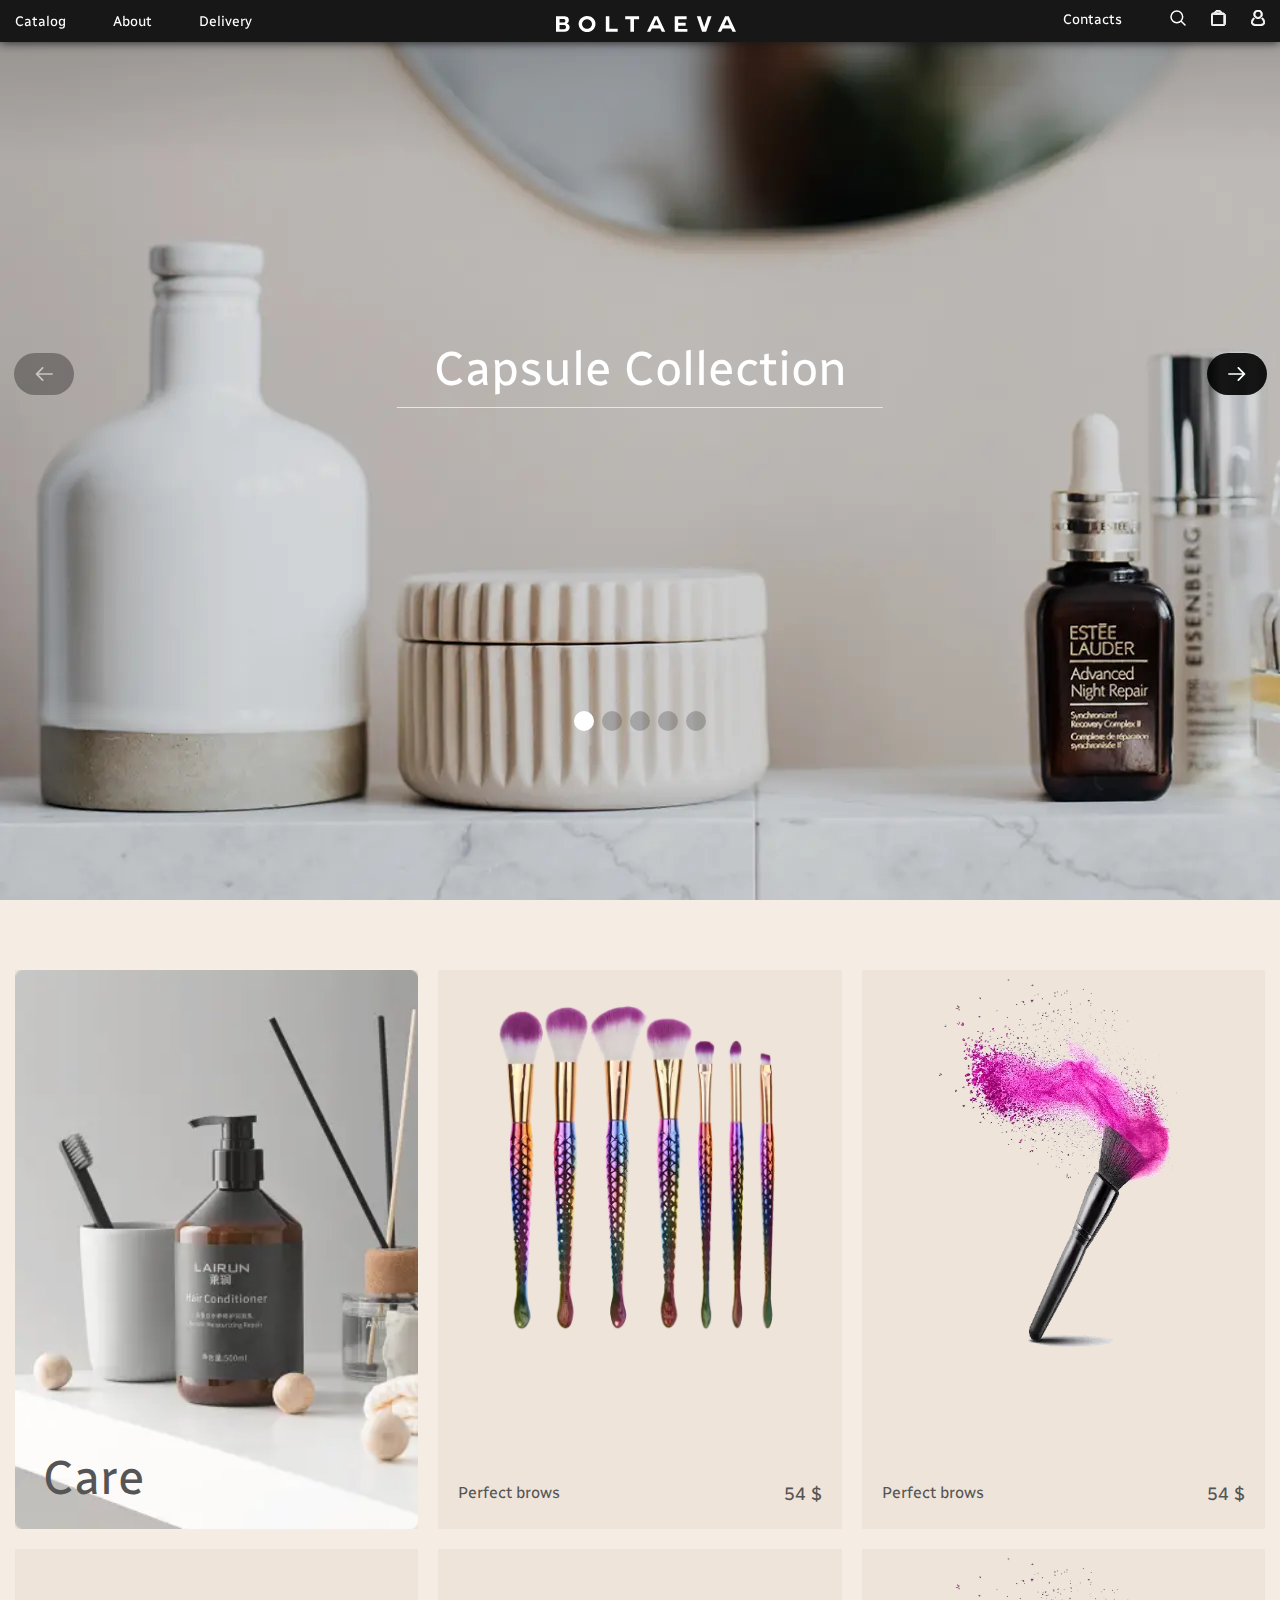
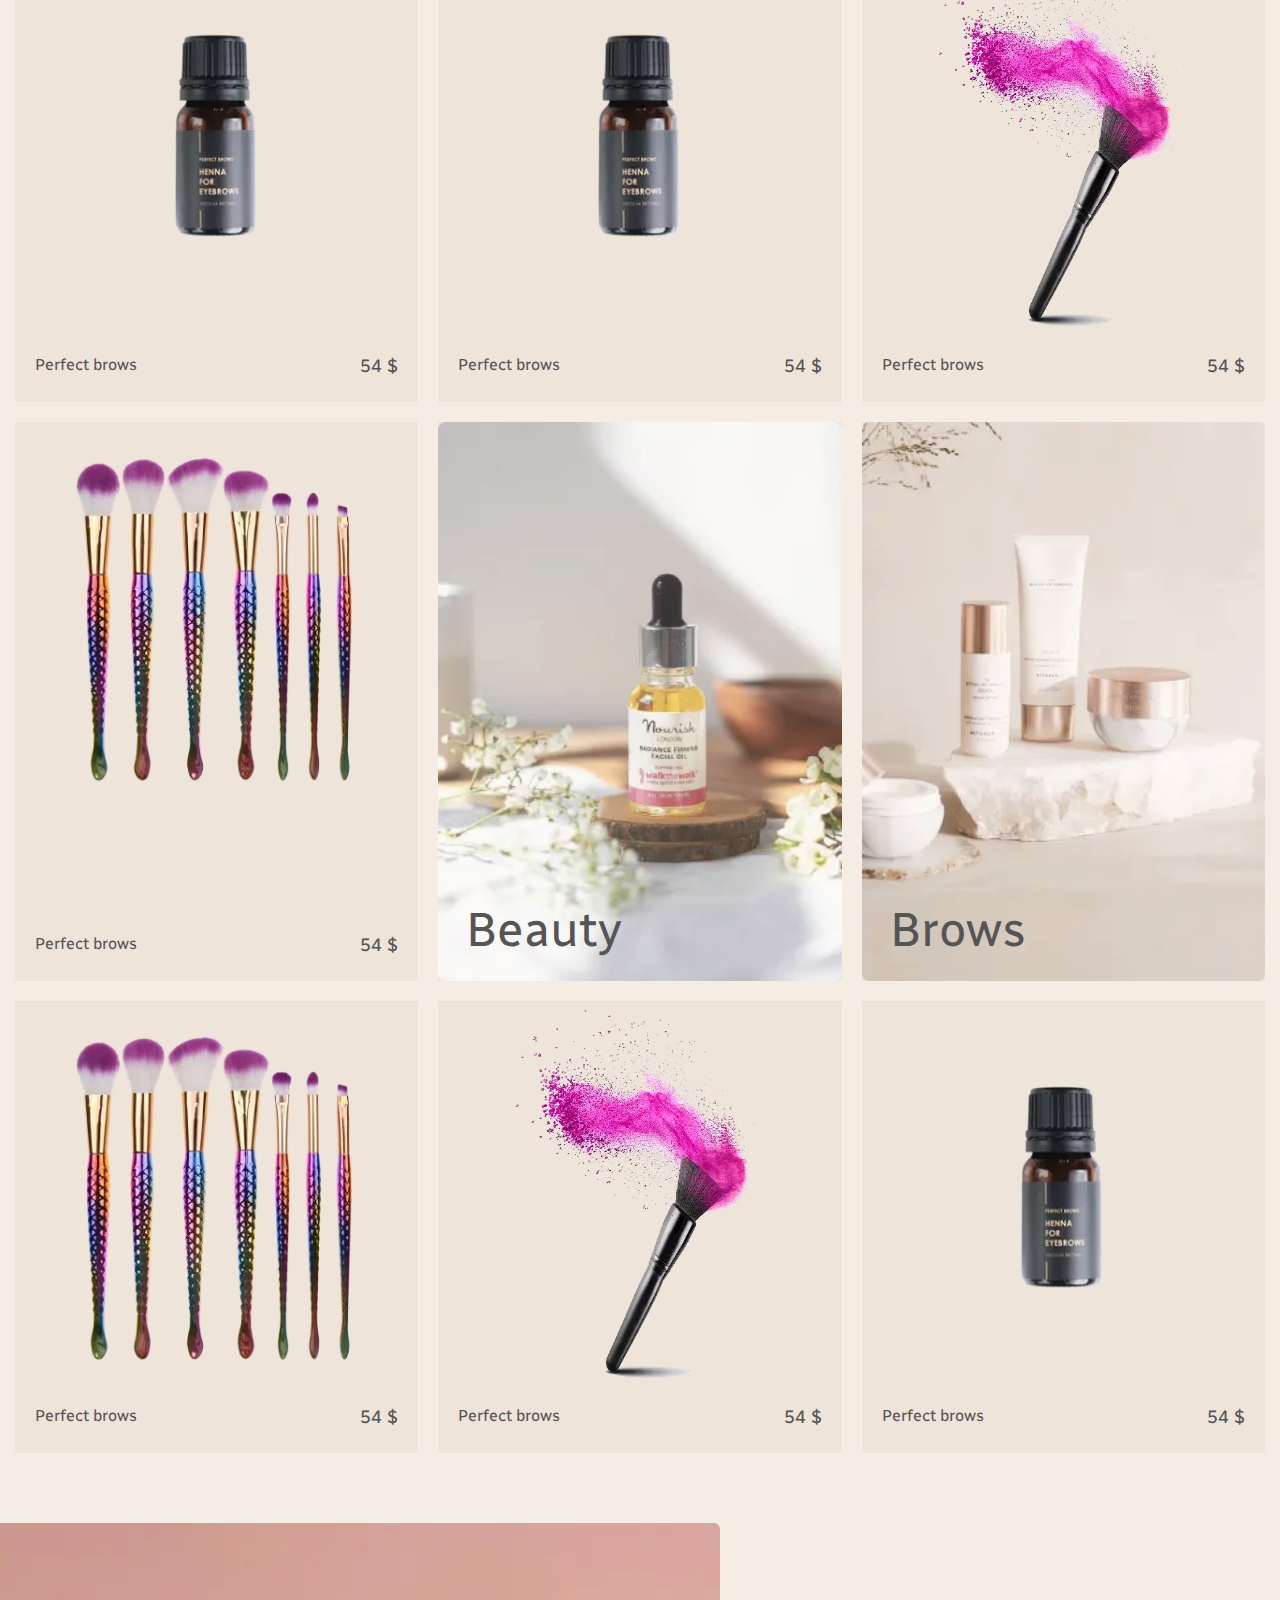
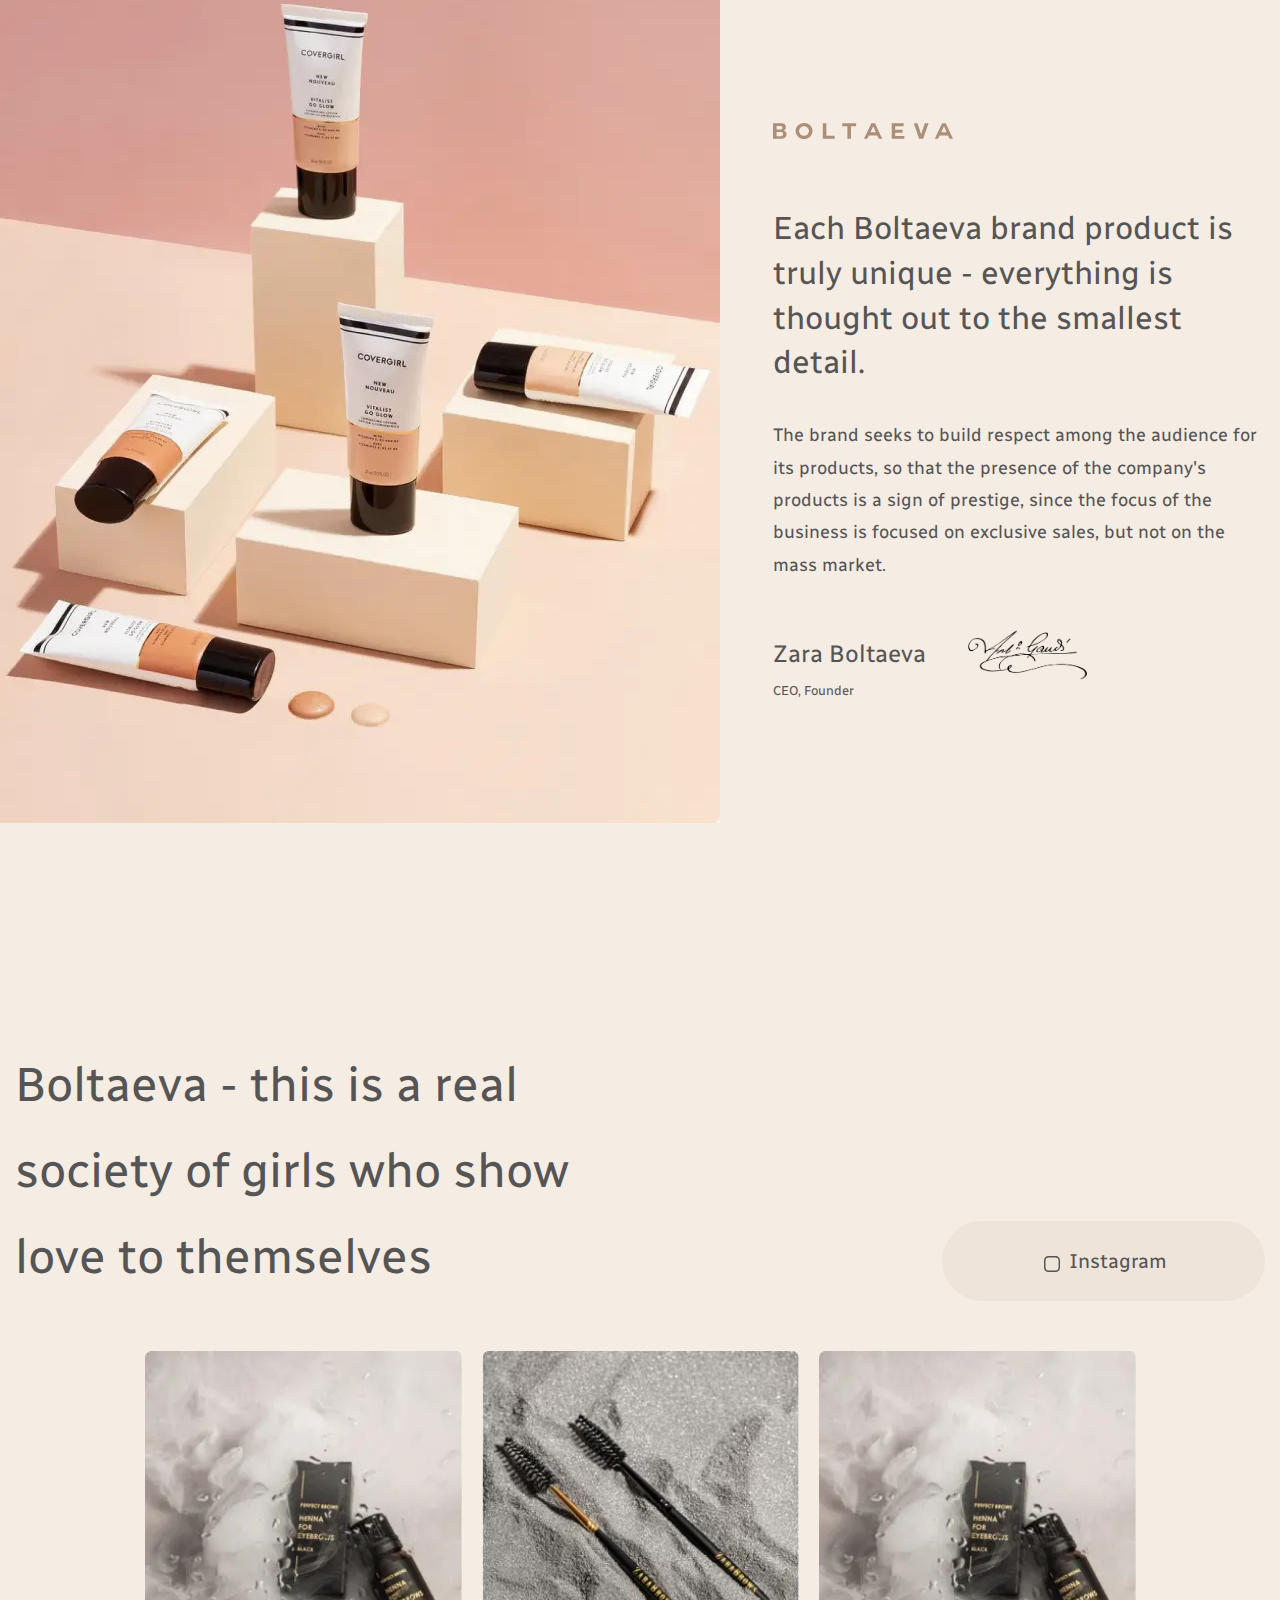
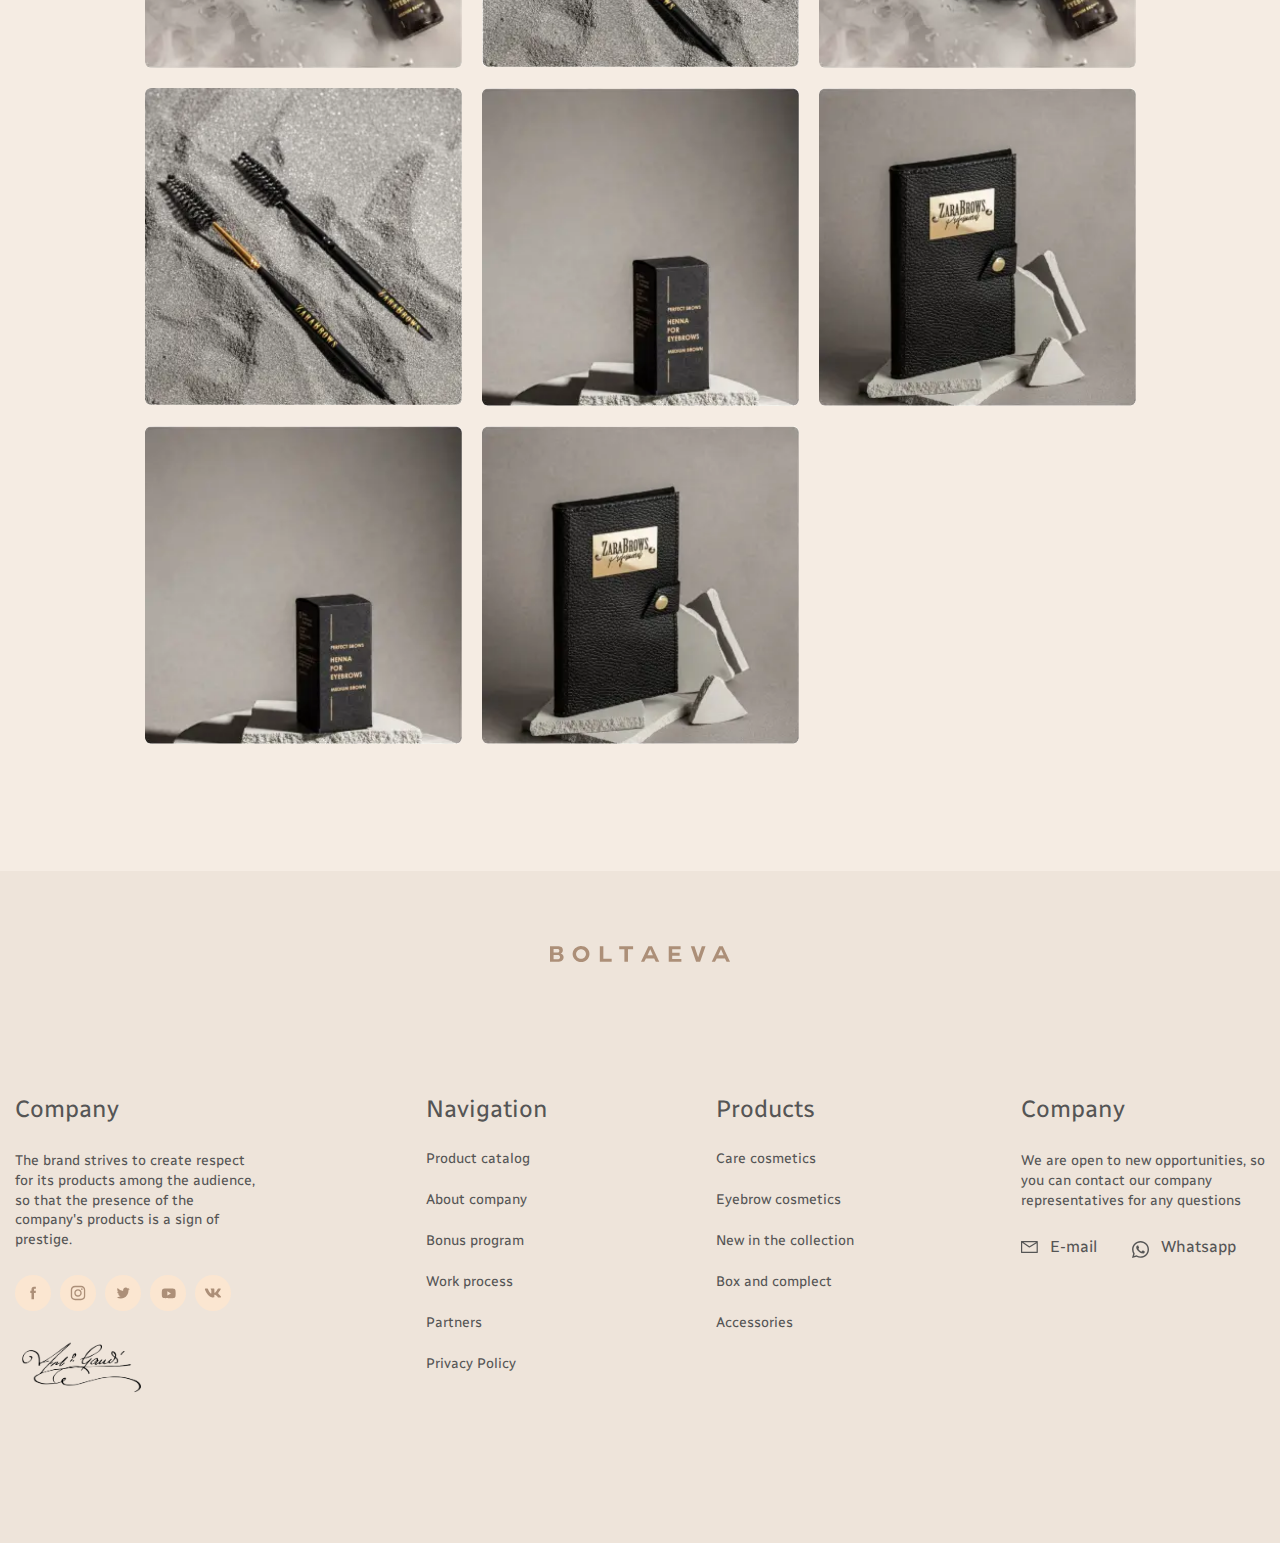
<file: index.html>
<!DOCTYPE html>
<html lang="en">

<head>
	<title>Главная</title>
	<meta charset="UTF-8" />
	<meta name="format-detection" content="telephone=no" />
	<!-- <style>body{opacity: 0;}</style> -->
	<link rel="stylesheet" href="css/style.min.css?_v=20220502111958" />
	<link rel="shortcut icon" href="img/logo-icon.png" />
	<!-- <meta name="robots" content="noindex, nofollow"> -->
	<meta name="viewport" content="width=device-width, initial-scale=1.0" />
</head>

<body>
	<div class="wrapper">
		<header class="header">
			<div class="header__container">
				<div class="burger">
					<div class="burger__top">
						<img src="img/burger/01.svg" alt="search" class="burger__search" />
						<img src="img/burger/02.svg" alt="logo" class="burger__logo" />
						<img src="img/burger/03.svg" alt="user" class="burger__user" />
						<img src="img/burger/04.svg" alt="pagest" class="burger__pagest" />
					</div>
					<ul class="burger__items">
						<li class="burger__item">
							<a href="./checkout.html" class="burger__links">Main page</a>
						</li>
						<li class="burger__item">
							<a href="./catalog.html" class="burger__links">Catalog</a>
						</li>
						<li class="burger__item">
							<a href="./about.html" class="burger__links">About</a>
						</li>
						<li class="burger__item">
							<a href="./delivery.html" class="burger__links">Delivery</a>
						</li>
						<li class="burger__item">
							<a href="./contact.html" class="burger__links">Contacts</a>
						</li>
						<li class="burger__item">
							<a href="./program.html" class="burger__links">Bonus program</a>
						</li>
						<li class="burger__item">
							<a href="./working.html" class="burger__links">Work process</a>
						</li>
						<li class="burger__item">
							<a href="./partners.html" class="burger__links">Partners</a>
						</li>
					</ul>
				</div>
				<div class="header__menu menu">
					<button type="button" class="menu__icon icon-menu"><span></span></button>
					<nav class="menu__body">
						<ul class="menu__list">
							<li class="menu__item">
								<a href="./catalog.html" class="menu__link">Catalog</a>
							</li>
							<li class="menu__item">
								<a href="./about.html" class="menu__link">About</a>
							</li>
							<li class="menu__item">
								<a href="./delivery.html" class="menu__link">Delivery</a>
							</li>
						</ul>
					</nav>
				</div>
				<a href="./index.html" class="header__logo"><img src="img/logo.svg" alt="logo" /></a>
				<ul class="header__items">
					<li class="header-item">
						<a href="./contact.html" class="header-item__link">Contacts</a>
					</li>
					<li class="header-item">
						<a href="./catalog.html" class="header-item__link">
							<svg width="16" height="16" viewBox="0 0 16 16" fill="none" xmlns="http://www.w3.org/2000/svg">
								<path d="M15 15L10.9556 10.9556M12.6667 6.83333C12.6667 10.055 10.055 12.6667 6.83333 12.6667C3.61167 12.6667 1 10.055 1 6.83333C1 3.61167 3.61167 1 6.83333 1C10.055 1 12.6667 3.61167 12.6667 6.83333Z" stroke="#fff" stroke-width="1.5" stroke-linecap="round" stroke-linejoin="round" />
							</svg>
						</a>
					</li>
					<li class="header-item">
						<a href="./shoping.html" class="header-item__link">
							<svg width="15" height="16" viewBox="0 0 15 16" fill="none" xmlns="http://www.w3.org/2000/svg">
								<path d="M11.9975 3.2746H10.5499C10.4777 2.45197 10.0872 1.68543 9.45564 1.12678C8.82409 0.568129 7.9976 0.258107 7.13983 0.258107C6.28206 0.258107 5.45556 0.568129 4.82402 1.12678C4.19247 1.68543 3.80193 2.45197 3.72973 3.2746H2.28214C1.74533 3.2746 1.23051 3.47984 0.850933 3.84516C0.471353 4.21049 0.258107 4.70598 0.258107 5.22263V13.794C0.258107 14.3106 0.471353 14.8061 0.850933 15.1714C1.23051 15.5367 1.74533 15.742 2.28214 15.742H11.9975C12.5343 15.742 13.0491 15.5367 13.4287 15.1714C13.8083 14.8061 14.0215 14.3106 14.0215 13.794V5.22263C14.0215 4.70598 13.8083 4.21049 13.4287 3.84516C13.0491 3.47984 12.5343 3.2746 11.9975 3.2746ZM7.13983 1.03437C7.78318 1.03629 8.40341 1.26548 8.88278 1.67845C9.36216 2.09141 9.66731 2.6594 9.74031 3.2746H4.53935C4.61235 2.6594 4.9175 2.09141 5.39687 1.67845C5.87625 1.26548 6.49647 1.03629 7.13983 1.03437ZM13.2119 13.794C13.2119 14.1039 13.084 14.4012 12.8562 14.6204C12.6285 14.8396 12.3196 14.9628 11.9975 14.9628H2.28214C1.96006 14.9628 1.65116 14.8396 1.42342 14.6204C1.19567 14.4012 1.06772 14.1039 1.06772 13.794V5.22263C1.06772 4.91264 1.19567 4.61534 1.42342 4.39615C1.65116 4.17695 1.96006 4.05381 2.28214 4.05381H11.9975C12.3196 4.05381 12.6285 4.17695 12.8562 4.39615C13.084 4.61534 13.2119 4.91264 13.2119 5.22263V13.794Z" fill="#555555" />
								<path stroke="#fff" fill-rule="evenodd" clip-rule="evenodd" d="M10.7781 3.01649H11.9975C12.5996 3.01649 13.179 3.24661 13.6076 3.65918C14.0366 4.07208 14.2796 4.63424 14.2796 5.22258V13.7939C14.2796 14.3823 14.0366 14.9444 13.6076 15.3573C13.179 15.7699 12.5996 16 11.9975 16H2.2821C1.67997 16 1.1006 15.7699 0.671936 15.3573C0.242932 14.9444 0 14.3823 0 13.7939V5.22258C0 4.63424 0.242932 4.07208 0.671936 3.65918C1.1006 3.24661 1.67997 3.01649 2.2821 3.01649H3.50151C3.62777 2.21688 4.03348 1.48145 4.65299 0.933445C5.33261 0.332271 6.22023 0 7.13979 0C8.05934 0 8.94696 0.332271 9.62658 0.933445C10.2461 1.48145 10.6518 2.21688 10.7781 3.01649ZM10.5499 3.2746H11.9975C12.5343 3.2746 13.0491 3.47984 13.4287 3.84516C13.8083 4.21049 14.0215 4.70598 14.0215 5.22263V13.794C14.0215 14.3106 13.8083 14.8061 13.4287 15.1714C13.0491 15.5367 12.5343 15.742 11.9975 15.742H2.28214C1.74533 15.742 1.23051 15.5367 0.850933 15.1714C0.471353 14.8061 0.258107 14.3106 0.258107 13.794V5.22263C0.258107 4.70598 0.471353 4.21049 0.850933 3.84516C1.23051 3.47984 1.74533 3.2746 2.28214 3.2746H3.72973C3.80193 2.45197 4.19247 1.68543 4.82402 1.12678C5.45556 0.568129 6.28206 0.258107 7.13983 0.258107C7.9976 0.258107 8.82409 0.568129 9.45564 1.12678C10.0872 1.68543 10.4777 2.45197 10.5499 3.2746ZM8.71431 1.87392C8.28262 1.50203 7.72244 1.29431 7.13979 1.29239C6.55713 1.29431 5.99695 1.50203 5.56526 1.87392C5.21028 2.17973 4.9627 2.5787 4.84969 3.01649H9.42989C9.31687 2.5787 9.06929 2.17973 8.71431 1.87392ZM9.69548 3.01649C9.5774 2.50169 9.29431 2.03296 8.88278 1.67845C8.40341 1.26548 7.78318 1.03629 7.13983 1.03437C6.49647 1.03629 5.87625 1.26548 5.39687 1.67845C4.98534 2.03296 4.70217 2.50169 4.58409 3.01649C4.56462 3.10136 4.54968 3.18753 4.53935 3.2746H9.74031C9.72998 3.18753 9.71495 3.10136 9.69548 3.01649ZM12.6772 14.4344C12.8556 14.2628 12.9538 14.0322 12.9538 13.7939V5.22258C12.9538 4.98429 12.8556 4.75367 12.6772 4.58204C12.4986 4.41009 12.2542 4.31183 11.9975 4.31183H2.2821C2.02534 4.31183 1.78099 4.41009 1.60233 4.58204C1.42401 4.75367 1.32574 4.98429 1.32574 5.22258V13.7939C1.32574 14.0322 1.42401 14.2628 1.60233 14.4344C1.78099 14.6064 2.02534 14.7047 2.2821 14.7047H11.9975C12.2542 14.7047 12.4986 14.6064 12.6772 14.4344ZM12.8562 14.6204C13.084 14.4012 13.2119 14.1039 13.2119 13.794V5.22263C13.2119 4.91264 13.084 4.61534 12.8562 4.39615C12.6285 4.17695 12.3196 4.05381 11.9975 4.05381H2.28214C1.96006 4.05381 1.65116 4.17695 1.42342 4.39615C1.19567 4.61534 1.06772 4.91264 1.06772 5.22263V13.794C1.06772 14.1039 1.19567 14.4012 1.42342 14.6204C1.65116 14.8396 1.96006 14.9628 2.28214 14.9628H11.9975C12.3196 14.9628 12.6285 14.8396 12.8562 14.6204Z" fill="#555555" />
							</svg>
						</a>
					</li>
					<li class="header-item">
						<a href="./checkout.html" class="header-item__link">
							<svg width="14" height="16" viewBox="0 0 14 16" fill="none" xmlns="http://www.w3.org/2000/svg">
								<path d="M11.8116 8.11075C11.7543 8.05377 11.6862 8.00866 11.6114 7.97798C11.5366 7.9473 11.4565 7.93166 11.3756 7.93194C11.2948 7.93223 11.2148 7.94844 11.1402 7.97964C11.0656 8.01085 10.9978 8.05644 10.9409 8.11382C10.8839 8.1712 10.8388 8.23924 10.8081 8.31405C10.7774 8.38886 10.7618 8.46899 10.7621 8.54984C10.7624 8.6307 10.7786 8.71071 10.8098 8.78531C10.841 8.8599 10.8866 8.92762 10.9439 8.98459C11.4647 9.49979 11.878 10.1132 12.16 10.7892C12.4421 11.4653 12.5872 12.1905 12.587 12.9231C12.587 13.6738 10.427 14.7692 7.04856 14.7692C3.6701 14.7692 1.5101 13.6738 1.5101 12.9231C1.50913 12.1954 1.65156 11.4746 1.92927 10.802C2.20697 10.1294 2.6145 9.51809 3.12857 9.00305C3.24318 8.88775 3.30751 8.73178 3.30751 8.56921C3.30751 8.40663 3.24318 8.25066 3.12857 8.13536C3.01327 8.02074 2.8573 7.95641 2.69472 7.95641C2.53214 7.95641 2.37617 8.02074 2.26087 8.13536C1.63017 8.76254 1.13025 9.50869 0.790098 10.3305C0.449949 11.1524 0.276339 12.0336 0.279335 12.9231C0.279335 14.9231 3.76857 16 7.04856 16C10.3286 16 13.8178 14.9231 13.8178 12.9231C13.8202 12.0278 13.6439 11.1411 13.2995 10.3148C12.955 9.48851 12.4492 8.7392 11.8116 8.11075Z" fill="white" stroke="#fff" />
								<path d="M7.04854 8.61539C7.90052 8.61539 8.73337 8.36274 9.44176 7.88941C10.1502 7.41607 10.7023 6.7433 11.0283 5.95618C11.3544 5.16905 11.4397 4.30291 11.2735 3.4673C11.1072 2.63169 10.697 1.86414 10.0945 1.2617C9.49209 0.659254 8.72454 0.248986 7.88893 0.082773C7.05332 -0.0834402 6.18718 0.00186646 5.40005 0.327905C4.61293 0.653944 3.94016 1.20607 3.46682 1.91447C2.99349 2.62286 2.74084 3.45571 2.74084 4.30769C2.74084 5.45016 3.19469 6.54584 4.00254 7.35369C4.81039 8.16154 5.90607 8.61539 7.04854 8.61539ZM7.04854 1.23077C7.65709 1.23077 8.25199 1.41123 8.75798 1.74933C9.26398 2.08742 9.65836 2.56797 9.89124 3.13021C10.1241 3.69244 10.1851 4.31111 10.0663 4.90797C9.94761 5.50484 9.65456 6.05309 9.22425 6.48341C8.79393 6.91372 8.24568 7.20677 7.64881 7.32549C7.05195 7.44422 6.43328 7.38328 5.87105 7.1504C5.30882 6.91751 4.82827 6.52314 4.49017 6.01714C4.15207 5.51114 3.97161 4.91625 3.97161 4.30769C3.97161 3.49164 4.29579 2.70902 4.87282 2.13198C5.44986 1.55495 6.23249 1.23077 7.04854 1.23077Z" fill="white" stroke="#fff" />
							</svg>
						</a>
					</li>
				</ul>
			</div>
		</header>

		<main class="page">
			<section class="header-slider">
				<div class="header-slider__container swiper">
					<div class="header-slider__wrapper swiper-wrapper">
						<h2 class="header-slider__title swiper-slide">
							Capsule Collection
						</h2>
						<h2 class="header-slider__title swiper-slide">
							Capsule Collection
						</h2>
						<h2 class="header-slider__title swiper-slide">
							Capsule Collection
						</h2>
						<h2 class="header-slider__title swiper-slide">
							Capsule Collection
						</h2>
						<h2 class="header-slider__title swiper-slide">
							Capsule Collection
						</h2>
					</div>
					<div class="swiper-pagination"></div>
					<button type="button" class="swiper-button-prev"></button>
					<button type="button" class="swiper-button-next"></button>
				</div>
			</section>
			<section class="products">
				<div class="products__container">
					<ul class="products__items">
						<li class="products__item products__item_padding">
							<picture><source srcset="img/product/01.webp" type="image/webp"><img class="products__img products__img_cover" src="img/product/01.png" alt="" /></picture>
							<h6 class="products__caption">Care</h6>
						</li>
						<li class="products__item products__item_display-none">
							<picture><source srcset="img/product/03.webp" type="image/webp"><img src="img/product/03.png" alt="" class="products__img" /></picture>
							<a href="./shoping.html" class="products__bue">
								<p class="products__name">Perfect brows</p>
								<p class="products__price">54 $</p>
							</a>
						</li>
						<li class="products__item products__item_display-none">
							<picture><source srcset="img/product/04.webp" type="image/webp"><img src="img/product/04.png" alt="product-photo" class="products__img" /></picture>
							<a href="./shoping.html" class="products__bue">
								<p class="products__name">Perfect brows</p>
								<p class="products__price">54 $</p>
							</a>
						</li>
						<li class="products__item products__item_display-none">
							<picture><source srcset="img/product/02.webp" type="image/webp"><img src="img/product/02.png" alt="product-photo" class="products__img" /></picture>
							<a href="./shoping.html" class="products__bue">
								<p class="products__name">Perfect brows</p>
								<p class="products__price">54 $</p>
							</a>
						</li>
						<li class="products__item products__item_display-none">
							<picture><source srcset="img/product/02.webp" type="image/webp"><img src="img/product/02.png" alt="product-photo" class="products__img" /></picture>
							<a href="./shoping.html" class="products__bue">
								<p class="products__name">Perfect brows</p>
								<p class="products__price">54 $</p>
							</a>
						</li>
						<li class="products__item products__item_display-none">
							<picture><source srcset="img/product/04.webp" type="image/webp"><img src="img/product/04.png" alt="product-photo" class="products__img" /></picture>
							<a href="./shoping.html" class="products__bue">
								<p class="products__name">Perfect brows</p>
								<p class="products__price">54 $</p>
							</a>
						</li>
						<li class="products__item products__item_display-none">
							<picture><source srcset="img/product/03.webp" type="image/webp"><img src="img/product/03.png" alt="product-photo" class="products__img" /></picture>
							<a href="./shoping.html" class="products__bue">
								<p class="products__name">Perfect brows</p>
								<p class="products__price">54 $</p>
							</a>
						</li>
						<li class="products__item products__item_padding">
							<picture><source srcset="img/product/08.webp" type="image/webp"><img class="products__img products__img_cover" src="img/product/08.png" alt="product-photo" /></picture>
							<h6 class="products__caption">Beauty</h6>
						</li>
						<li class="products__item products__item_padding">
							<picture><source srcset="img/product/09.webp" type="image/webp"><img class="products__img products__img_cover" src="img/product/09.png" alt="product-photo" /></picture>
							<h6 class="products__caption">Brows</h6>
						</li>
						<li class="products__item products__item_display-none">
							<picture><source srcset="img/product/03.webp" type="image/webp"><img src="img/product/03.png" alt="product-photo" class="products__img" /></picture>
							<a href="./shoping.html" class="products__bue">
								<p class="products__name">Perfect brows</p>
								<p class="products__price">54 $</p>
							</a>
						</li>
						<li class="products__item products__item_display-none">
							<picture><source srcset="img/product/04.webp" type="image/webp"><img src="img/product/04.png" alt="product-photo" class="products__img" /></picture>
							<a href="./shoping.html" class="products__bue">
								<p class="products__name">Perfect brows</p>
								<p class="products__price">54 $</p>
							</a>
						</li>
						<li class="products__item products__item_display-none">
							<picture><source srcset="img/product/02.webp" type="image/webp"><img src="img/product/02.png" alt="product-photo" class="products__img" /></picture>
							<a href="./shoping.html" class="products__bue">
								<p class="products__name">Perfect brows</p>
								<p class="products__price">54 $</p>
							</a>
						</li>
					</ul>
				</div>
				<a href="#" class="row-top" data-goto-speed="1200" data-goto=".header-slider">
					<picture><source srcset="img/top.webp" type="image/webp"><img src="img/top.png" alt="top" class="row-top__icon" /></picture>
				</a>
			</section>
			<section class="about-us">
				<div class="about-us__container">
					<div class="about-us__desc">
						<a href="./home.html" class="about-us__logo"><img src="img/logo02.svg" alt="logo" /></a>
						<h4 class="about-us__title">
							Each Boltaeva brand product is truly unique - everything is
							thought out to the smallest detail.
						</h4>
						<p class="about-us__text">
							The brand seeks to build respect among the audience for its
							products, so that the presence of the company's products is a
							sign of prestige, since the focus of the business is focused on
							exclusive sales, but not on the mass market.
						</p>
						<div class="about-us-avtore">
							<h6 class="about-us-avtore__name">
								Zara Boltaeva <span>CEO, Founder</span>
							</h6>
							<picture><source srcset="img/podpis.webp" type="image/webp"><img src="img/podpis.png" alt="" class="about-us-avtore__podpis signature" /></picture>
						</div>
					</div>
				</div>
			</section>
			<section class="gallery">
				<div class="gallery__container">
					<div class="gallery__desc">
						<h3 class="gallery__title">
							Boltaeva - this is a real society of girls who show love to
							themselves
						</h3>
						<a class="gallery__link" href="#">
							<svg width="16" height="16" viewBox="0 0 16 16" fill="none" xmlns="http://www.w3.org/2000/svg">
								<path d="M8 3.83868C5.74194 3.83868 3.87097 5.67739 3.87097 7.96771C3.87097 10.258 5.70968 12.0967 8 12.0967C10.2903 12.0967 12.129 10.2258 12.129 7.96771C12.129 5.70965 10.2581 3.83868 8 3.83868ZM8 10.6129C6.54839 10.6129 5.35484 9.41932 5.35484 7.96771C5.35484 6.5161 6.54839 5.32255 8 5.32255C9.45161 5.32255 10.6452 6.5161 10.6452 7.96771C10.6452 9.41932 9.45161 10.6129 8 10.6129Z" fill:#fff; />
								<path d="M12.2903 4.6774C12.807 4.6774 13.2258 4.25857 13.2258 3.74192C13.2258 3.22527 12.807 2.80644 12.2903 2.80644C11.7737 2.80644 11.3548 3.22527 11.3548 3.74192C11.3548 4.25857 11.7737 4.6774 12.2903 4.6774Z" fill:#fff; />
								<path d="M14.7097 1.32258C13.871 0.451613 12.6774 0 11.3226 0H4.67742C1.87097 0 0 1.87097 0 4.67742V11.2903C0 12.6774 0.451613 13.871 1.35484 14.7419C2.22581 15.5806 3.3871 16 4.70968 16H11.2903C12.6774 16 13.8387 15.5484 14.6774 14.7419C15.5484 13.9032 16 12.7097 16 11.3226V4.67742C16 3.32258 15.5484 2.16129 14.7097 1.32258ZM14.5806 11.3226C14.5806 12.3226 14.2258 13.129 13.6452 13.6774C13.0645 14.2258 12.2581 14.5161 11.2903 14.5161H4.70968C3.74194 14.5161 2.93548 14.2258 2.35484 13.6774C1.77419 13.0968 1.48387 12.2903 1.48387 11.2903V4.67742C1.48387 3.70968 1.77419 2.90323 2.35484 2.32258C2.90323 1.77419 3.74194 1.48387 4.70968 1.48387H11.3548C12.3226 1.48387 13.129 1.77419 13.7097 2.35484C14.2581 2.93548 14.5806 3.74194 14.5806 4.67742V11.3226Z" fill="#555555" fill:#fff; />
							</svg>
							Instagram</a>
					</div>
					<div class="gallery__items">
						<picture><source srcset="img/gallery/01.webp" type="image/webp"><img src="img/gallery/01.jpg" alt="gallery-image" class="gallery__item" /></picture>
						<picture><source srcset="img/gallery/02.webp" type="image/webp"><img src="img/gallery/02.jpg" alt="gallery-image" class="gallery__item" /></picture>
						<picture><source srcset="img/gallery/03.webp" type="image/webp"><img src="img/gallery/03.jpg" alt="gallery-image" class="gallery__item" /></picture>
						<picture><source srcset="img/gallery/04.webp" type="image/webp"><img src="img/gallery/04.jpg" alt="gallery-image" class="gallery__item" /></picture>
						<picture><source srcset="img/gallery/05.webp" type="image/webp"><img src="img/gallery/05.jpg" alt="gallery-image" class="gallery__item" /></picture>
						<picture><source srcset="img/gallery/06.webp" type="image/webp"><img src="img/gallery/06.jpg" alt="gallery-image" class="gallery__item" /></picture>
						<picture><source srcset="img/gallery/05.webp" type="image/webp"><img src="img/gallery/05.jpg" alt="gallery-image" class="gallery__item" /></picture>
						<picture><source srcset="img/gallery/06.webp" type="image/webp"><img src="img/gallery/06.jpg" alt="gallery-image" class="gallery__item" /></picture>
					</div>
				</div>
			</section>
		</main>
		<footer class="footer">
			<div class="footer__container">
				<a href="./index.html" class="footer__logo">
					<img src="img/logo02.svg" alt="" />
				</a>
				<div class="footer__items">
					<div class="footer-item">
						<p class="footer-item__name footer-name">Company</p>
						<p class="footer-item__text">
							The brand strives to create respect for its products among the
							audience, so that the presence of the company's products is a sign of
							prestige.
						</p>
						<ul class="socials">
							<li class="socials__item">
								<a href="#" class="socials__link"><img src="img/socials/01.svg" alt="fackebook" class="socials__icon" /></a>
							</li>
							<li class="socials__item">
								<a href="#" class="socials__link"><img src="img/socials/02.svg" alt="Instagram" class="socials__icon" /></a>
							</li>
							<li class="socials__item">
								<a href="#" class="socials__link"><img src="img/socials/03.svg" alt="tvith" class="socials__icon" /></a>
							</li>
							<li class="socials__item">
								<a href="#" class="socials__link"><img src="img/socials/04.svg" alt="youtobe" class="socials__icon" /></a>
							</li>
							<li class="socials__item">
								<a href="#" class="socials__link"><img src="img/socials/05.svg" alt="vk" class="socials__icon" /></a>
							</li>
						</ul>
						<picture><source srcset="img/podpis.webp" type="image/webp"><img class="footer-item__signature signature" src="img/podpis.png" alt="" /></picture>
					</div>
					<ul class="footer-list">
						<li class="footer-list__item">
							<p class="footer-name">Navigation</p>
						</li>
						<li class="footer-list__item">
							<a href="./catalog.html" class="footer-list__link">Product catalog</a>
						</li>
						<li class="footer-list__item">
							<a href="./about.html" class="footer-list__link">About company</a>
						</li>
						<li class="footer-list__item">
							<a href="./program.html" class="footer-list__link">Bonus program</a>
						</li>
						<li class="footer-list__item">
							<a href="./working.html" class="footer-list__link">Work process</a>
						</li>
						<li class="footer-list__item">
							<a href="./partners.html" class="footer-list__link">Partners</a>
						</li>
						<li class="footer-list__item">
							<a href="./delivery.html" class="footer-list__link">Privacy Policy</a>
						</li>
					</ul>
					<ul class="footer-list">
						<li class="footer-list__item">
							<p class="footer-name">Products</p>
						</li>
						<li class="footer-list__item">
							<a href="./catalog.html" class="footer-list__link">Care cosmetics</a>
						</li>
						<li class="footer-list__item">
							<a href="./delivery.html" class="footer-list__link">Eyebrow cosmetics</a>
						</li>
						<li class="footer-list__item">
							<a href="./shoping.html" class="footer-list__link">New in the collection</a>
						</li>
						<li class="footer-list__item">
							<a href="./program.html" class="footer-list__link">Box and complect
							</a>
						</li>
						<li class="footer-list__item">
							<a href="./contact.html" class="footer-list__link">Accessories</a>
						</li>
					</ul>
					<div class="footer-item">
						<p class="footer-item__name footer-name">Company</p>
						<p class="footer-item__text">
							We are open to new opportunities, so you can contact our company
							representatives for any questions
						</p>
						<div class="footer-item__contact">
							<a href="mailto:abc@example.com" class="footer-item__mail">E-mail</a>
							<a href="whatsapp://+380680752412" class="footer-item__whatsap">Whatsapp</a>
						</div>
					</div>
					<div data-spollers class="footer-spollers">
						<div class="footer-list spollers__item">
							<button type="button" data-spoller class="footer-name spollers__title">
								Products
							</button>
							<ul class="footer-colums spollers__body">
								<li class="footer-colums__item">
									<a href="./catalog.html" class="footer-colums__link">Care cosmetics</a>
								</li>
								<li class="footer-colums__item">
									<a href="./shoping.html" class="footer-colums__link">Eyebrow cosmetics</a>
								</li>
								<li class="footer-colums__item">
									<a href="./checkout.html" class="footer-colums__link">New in the collection</a>
								</li>
								<li class="footer-colums__item">
									<a href="./checkout.html" class="footer-colums__link">Box and complect
									</a>
								</li>
								<li class="footer-colums__item">
									<a href="./program.html" class="footer-colums__link">Accessories</a>
								</li>
								<li class="footer-colums__item">
									<a href="./delivery.html" class="footer-colums__link">Privacy Policy</a>
								</li>
							</ul>
						</div>
						<div class="footer-colums spollers__item">
							<button type="button" data-spoller class="footer-name spollers__title">
								Navigation
							</button>
							<ul class="footer-colums spollers__body">
								<li class="footer-colums__item">
									<a href="./catalog.html" class="footer-colums__link">Product catalog</a>
								</li>
								<li class="footer-colums__item">
									<a href="./about.html" class="footer-colums__link">About company</a>
								</li>
								<li class="footer-colums__item">
									<a href="./program.html" class="footer-colums__link">Bonus program</a>
								</li>
								<li class="footer-colums__item">
									<a href="./working.html" class="footer-colums__link">Work process</a>
								</li>
								<li class="footer-colums__item">
									<a href="./partners.html" class="footer-colums__link">Partners</a>
								</li>
								<li class="footer-colums__item">
									<a href="./delivery.html" class="footer-colums__link">Privacy Policy</a>
								</li>
							</ul>
						</div>
					</div>
				</div>
			</div>
		</footer>

	</div>
	<!-- 
<div id="popup" aria-hidden="true" class="popup">
	<div class="popup__wrapper">
		<div class="popup__content">
			<button data-close type="button" class="popup__close">Закрыть</button>
			<div class="popup__text">
			</div>
		</div>
	</div>
</div>
 -->
	<script src="js/app.min.js?_v=20220502111958"></script>
</body>

</html>
</file>
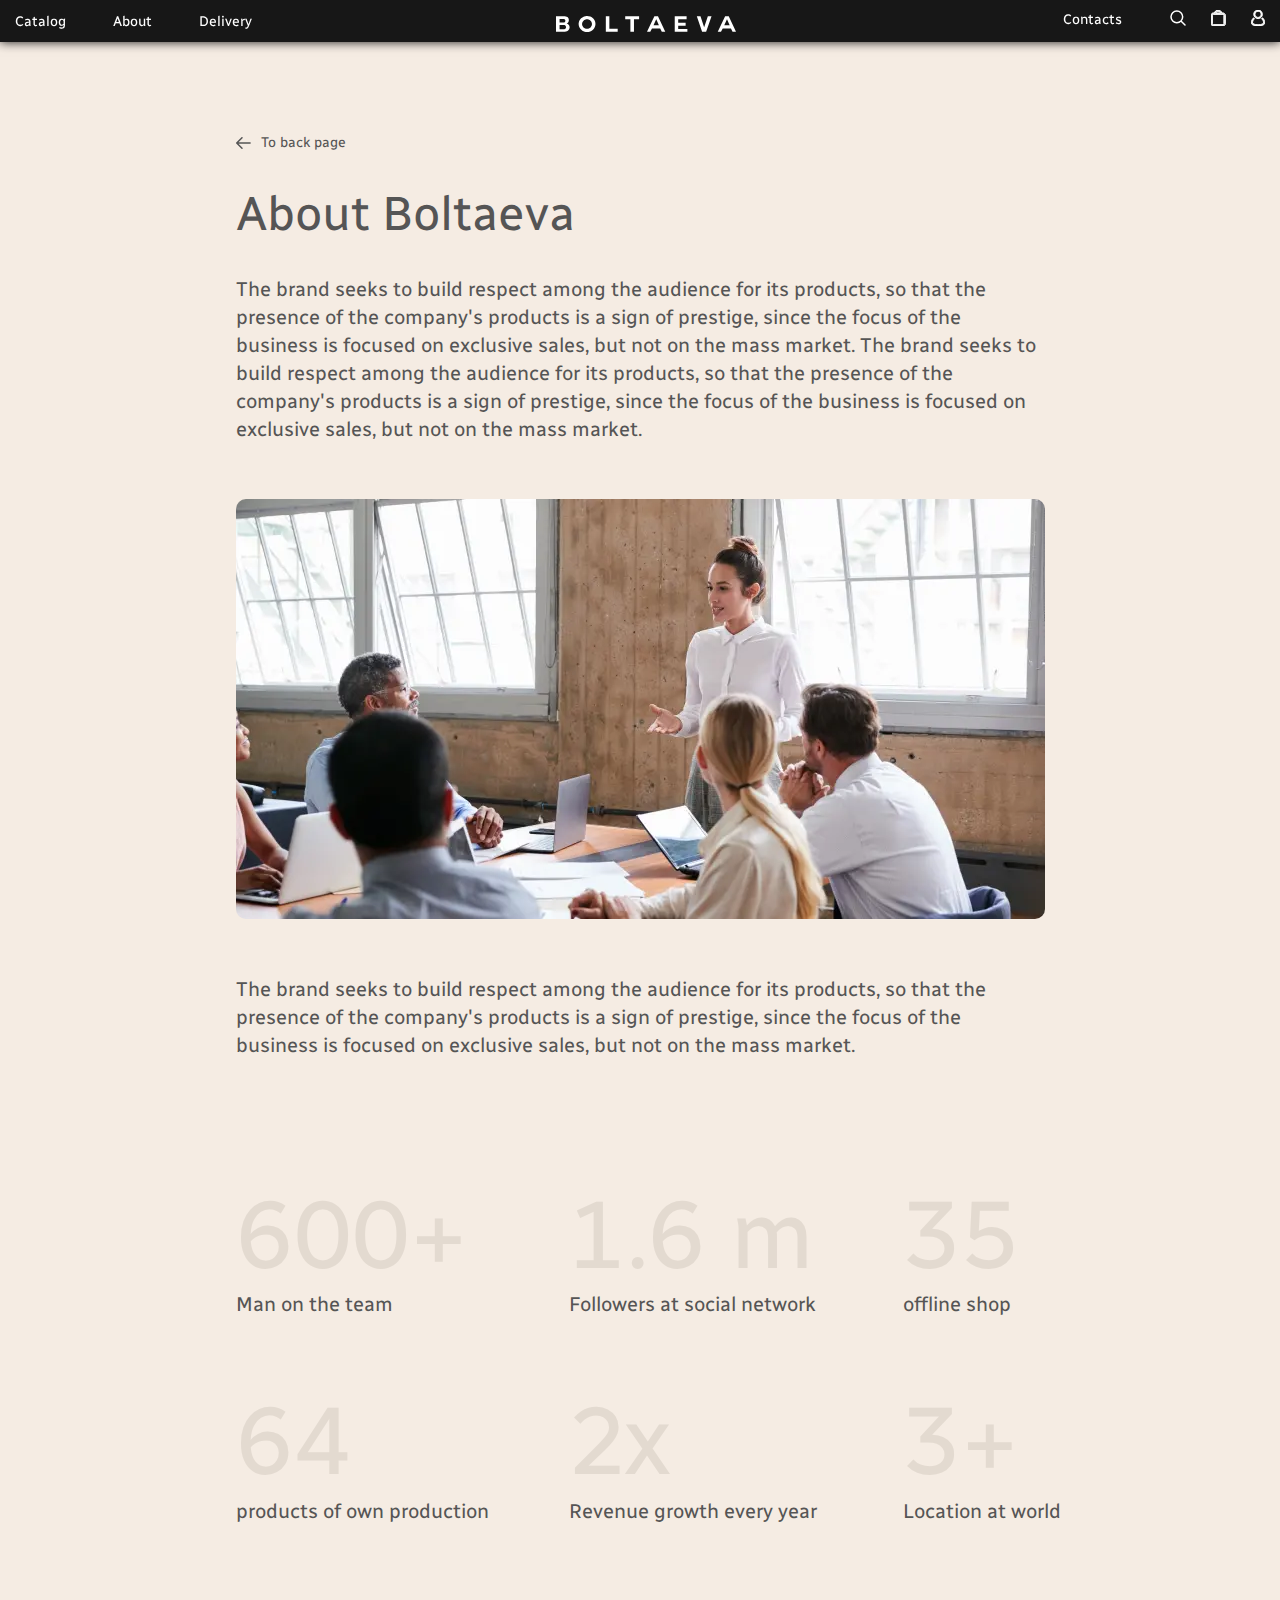
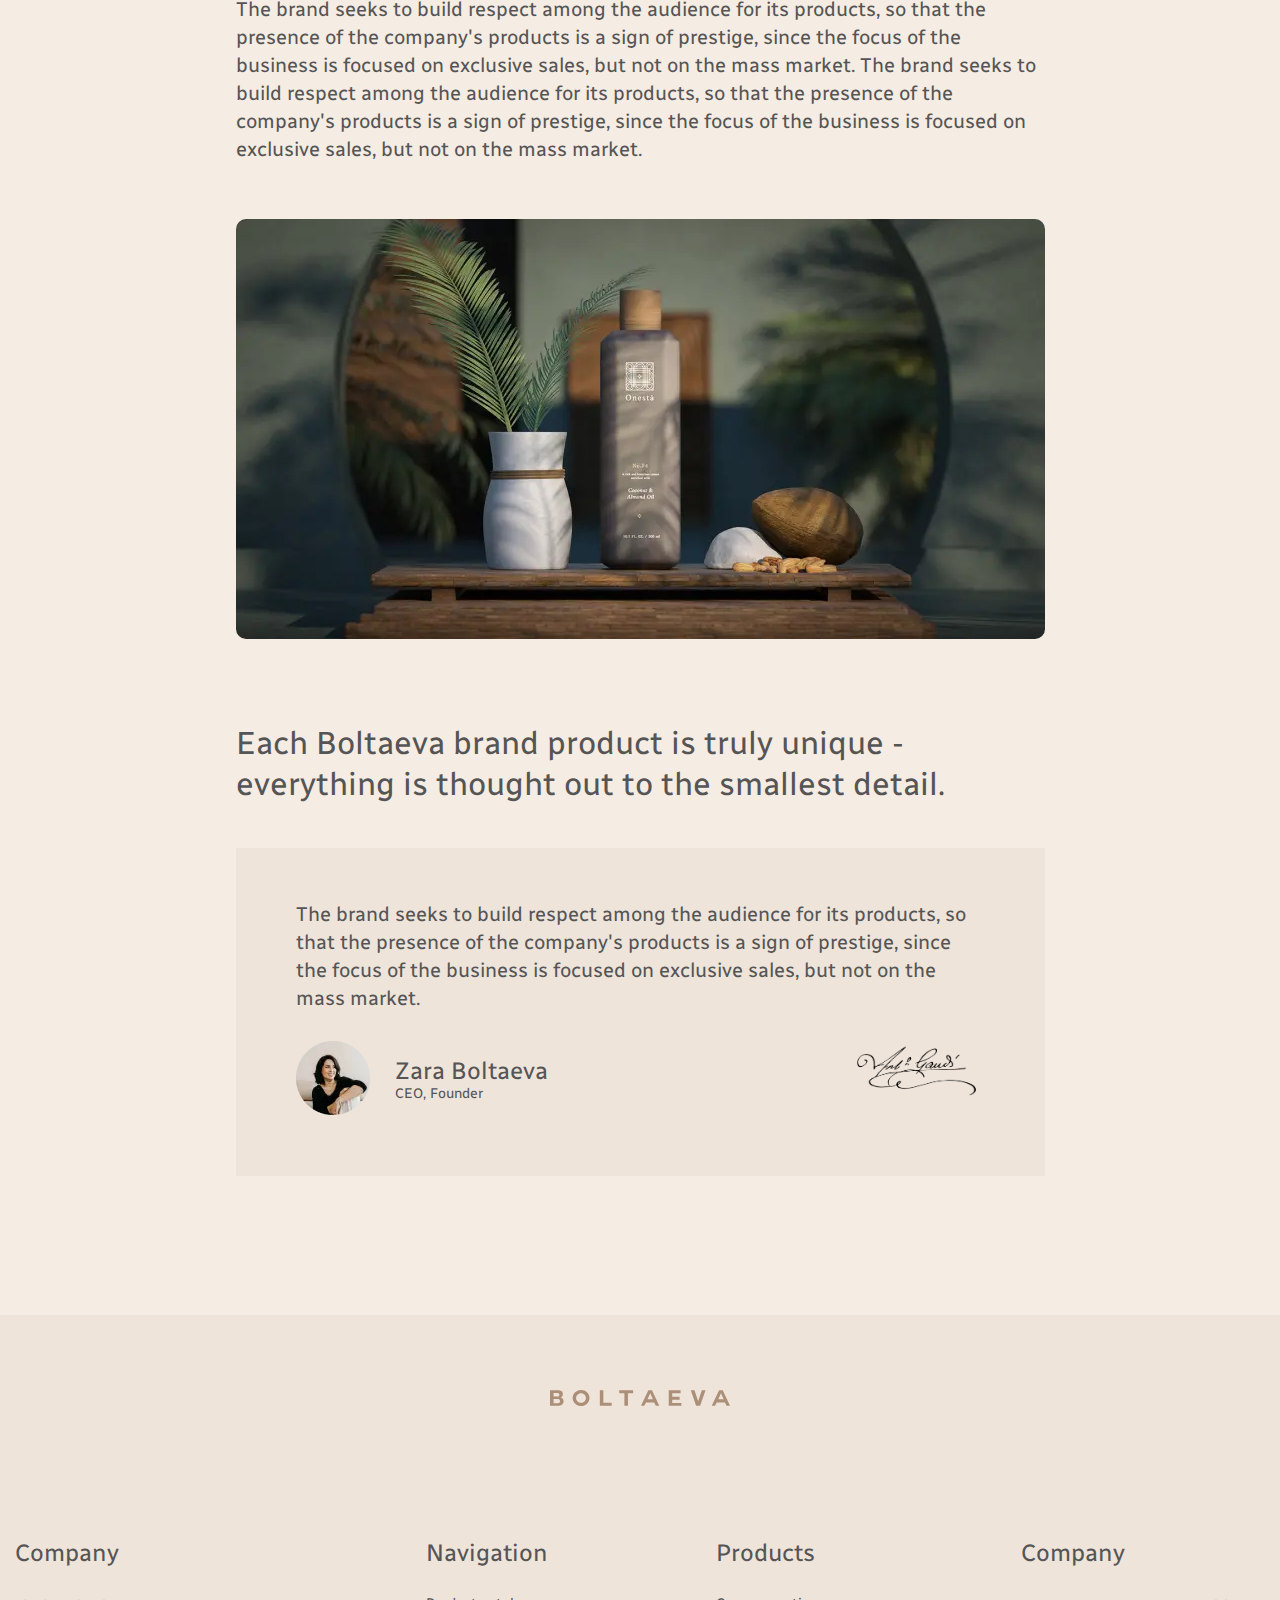
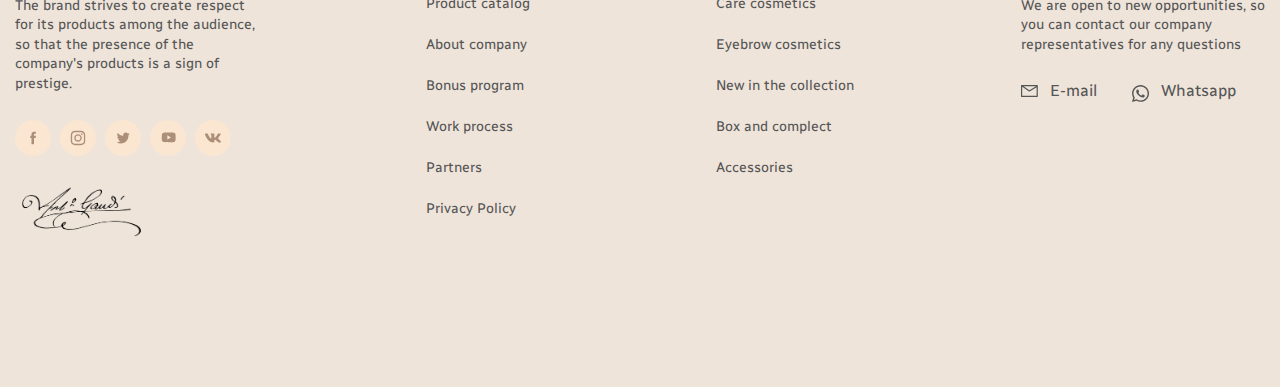
<file: about.html>
<!DOCTYPE html>
<html lang="en">

<head>
	<title>Главная</title>
	<meta charset="UTF-8" />
	<meta name="format-detection" content="telephone=no" />
	<!-- <style>body{opacity: 0;}</style> -->
	<link rel="stylesheet" href="css/style.min.css?_v=20220502111958" />
	<link rel="shortcut icon" href="img/logo-icon.png" />
	<!-- <meta name="robots" content="noindex, nofollow"> -->
	<meta name="viewport" content="width=device-width, initial-scale=1.0" />
</head>

<body>
	<div class="wrapper">
		<header class="header">
			<div class="header__container">
				<div class="burger">
					<div class="burger__top">
						<img src="img/burger/01.svg" alt="search" class="burger__search" />
						<img src="img/burger/02.svg" alt="logo" class="burger__logo" />
						<img src="img/burger/03.svg" alt="user" class="burger__user" />
						<img src="img/burger/04.svg" alt="pagest" class="burger__pagest" />
					</div>
					<ul class="burger__items">
						<li class="burger__item">
							<a href="./checkout.html" class="burger__links">Main page</a>
						</li>
						<li class="burger__item">
							<a href="./catalog.html" class="burger__links">Catalog</a>
						</li>
						<li class="burger__item">
							<a href="./about.html" class="burger__links">About</a>
						</li>
						<li class="burger__item">
							<a href="./delivery.html" class="burger__links">Delivery</a>
						</li>
						<li class="burger__item">
							<a href="./contact.html" class="burger__links">Contacts</a>
						</li>
						<li class="burger__item">
							<a href="./program.html" class="burger__links">Bonus program</a>
						</li>
						<li class="burger__item">
							<a href="./working.html" class="burger__links">Work process</a>
						</li>
						<li class="burger__item">
							<a href="./partners.html" class="burger__links">Partners</a>
						</li>
					</ul>
				</div>
				<div class="header__menu menu">
					<button type="button" class="menu__icon icon-menu"><span></span></button>
					<nav class="menu__body">
						<ul class="menu__list">
							<li class="menu__item">
								<a href="./catalog.html" class="menu__link">Catalog</a>
							</li>
							<li class="menu__item">
								<a href="./about.html" class="menu__link">About</a>
							</li>
							<li class="menu__item">
								<a href="./delivery.html" class="menu__link">Delivery</a>
							</li>
						</ul>
					</nav>
				</div>
				<a href="./index.html" class="header__logo"><img src="img/logo.svg" alt="logo" /></a>
				<ul class="header__items">
					<li class="header-item">
						<a href="./contact.html" class="header-item__link">Contacts</a>
					</li>
					<li class="header-item">
						<a href="./catalog.html" class="header-item__link">
							<svg width="16" height="16" viewBox="0 0 16 16" fill="none" xmlns="http://www.w3.org/2000/svg">
								<path d="M15 15L10.9556 10.9556M12.6667 6.83333C12.6667 10.055 10.055 12.6667 6.83333 12.6667C3.61167 12.6667 1 10.055 1 6.83333C1 3.61167 3.61167 1 6.83333 1C10.055 1 12.6667 3.61167 12.6667 6.83333Z" stroke="#fff" stroke-width="1.5" stroke-linecap="round" stroke-linejoin="round" />
							</svg>
						</a>
					</li>
					<li class="header-item">
						<a href="./shoping.html" class="header-item__link">
							<svg width="15" height="16" viewBox="0 0 15 16" fill="none" xmlns="http://www.w3.org/2000/svg">
								<path d="M11.9975 3.2746H10.5499C10.4777 2.45197 10.0872 1.68543 9.45564 1.12678C8.82409 0.568129 7.9976 0.258107 7.13983 0.258107C6.28206 0.258107 5.45556 0.568129 4.82402 1.12678C4.19247 1.68543 3.80193 2.45197 3.72973 3.2746H2.28214C1.74533 3.2746 1.23051 3.47984 0.850933 3.84516C0.471353 4.21049 0.258107 4.70598 0.258107 5.22263V13.794C0.258107 14.3106 0.471353 14.8061 0.850933 15.1714C1.23051 15.5367 1.74533 15.742 2.28214 15.742H11.9975C12.5343 15.742 13.0491 15.5367 13.4287 15.1714C13.8083 14.8061 14.0215 14.3106 14.0215 13.794V5.22263C14.0215 4.70598 13.8083 4.21049 13.4287 3.84516C13.0491 3.47984 12.5343 3.2746 11.9975 3.2746ZM7.13983 1.03437C7.78318 1.03629 8.40341 1.26548 8.88278 1.67845C9.36216 2.09141 9.66731 2.6594 9.74031 3.2746H4.53935C4.61235 2.6594 4.9175 2.09141 5.39687 1.67845C5.87625 1.26548 6.49647 1.03629 7.13983 1.03437ZM13.2119 13.794C13.2119 14.1039 13.084 14.4012 12.8562 14.6204C12.6285 14.8396 12.3196 14.9628 11.9975 14.9628H2.28214C1.96006 14.9628 1.65116 14.8396 1.42342 14.6204C1.19567 14.4012 1.06772 14.1039 1.06772 13.794V5.22263C1.06772 4.91264 1.19567 4.61534 1.42342 4.39615C1.65116 4.17695 1.96006 4.05381 2.28214 4.05381H11.9975C12.3196 4.05381 12.6285 4.17695 12.8562 4.39615C13.084 4.61534 13.2119 4.91264 13.2119 5.22263V13.794Z" fill="#555555" />
								<path stroke="#fff" fill-rule="evenodd" clip-rule="evenodd" d="M10.7781 3.01649H11.9975C12.5996 3.01649 13.179 3.24661 13.6076 3.65918C14.0366 4.07208 14.2796 4.63424 14.2796 5.22258V13.7939C14.2796 14.3823 14.0366 14.9444 13.6076 15.3573C13.179 15.7699 12.5996 16 11.9975 16H2.2821C1.67997 16 1.1006 15.7699 0.671936 15.3573C0.242932 14.9444 0 14.3823 0 13.7939V5.22258C0 4.63424 0.242932 4.07208 0.671936 3.65918C1.1006 3.24661 1.67997 3.01649 2.2821 3.01649H3.50151C3.62777 2.21688 4.03348 1.48145 4.65299 0.933445C5.33261 0.332271 6.22023 0 7.13979 0C8.05934 0 8.94696 0.332271 9.62658 0.933445C10.2461 1.48145 10.6518 2.21688 10.7781 3.01649ZM10.5499 3.2746H11.9975C12.5343 3.2746 13.0491 3.47984 13.4287 3.84516C13.8083 4.21049 14.0215 4.70598 14.0215 5.22263V13.794C14.0215 14.3106 13.8083 14.8061 13.4287 15.1714C13.0491 15.5367 12.5343 15.742 11.9975 15.742H2.28214C1.74533 15.742 1.23051 15.5367 0.850933 15.1714C0.471353 14.8061 0.258107 14.3106 0.258107 13.794V5.22263C0.258107 4.70598 0.471353 4.21049 0.850933 3.84516C1.23051 3.47984 1.74533 3.2746 2.28214 3.2746H3.72973C3.80193 2.45197 4.19247 1.68543 4.82402 1.12678C5.45556 0.568129 6.28206 0.258107 7.13983 0.258107C7.9976 0.258107 8.82409 0.568129 9.45564 1.12678C10.0872 1.68543 10.4777 2.45197 10.5499 3.2746ZM8.71431 1.87392C8.28262 1.50203 7.72244 1.29431 7.13979 1.29239C6.55713 1.29431 5.99695 1.50203 5.56526 1.87392C5.21028 2.17973 4.9627 2.5787 4.84969 3.01649H9.42989C9.31687 2.5787 9.06929 2.17973 8.71431 1.87392ZM9.69548 3.01649C9.5774 2.50169 9.29431 2.03296 8.88278 1.67845C8.40341 1.26548 7.78318 1.03629 7.13983 1.03437C6.49647 1.03629 5.87625 1.26548 5.39687 1.67845C4.98534 2.03296 4.70217 2.50169 4.58409 3.01649C4.56462 3.10136 4.54968 3.18753 4.53935 3.2746H9.74031C9.72998 3.18753 9.71495 3.10136 9.69548 3.01649ZM12.6772 14.4344C12.8556 14.2628 12.9538 14.0322 12.9538 13.7939V5.22258C12.9538 4.98429 12.8556 4.75367 12.6772 4.58204C12.4986 4.41009 12.2542 4.31183 11.9975 4.31183H2.2821C2.02534 4.31183 1.78099 4.41009 1.60233 4.58204C1.42401 4.75367 1.32574 4.98429 1.32574 5.22258V13.7939C1.32574 14.0322 1.42401 14.2628 1.60233 14.4344C1.78099 14.6064 2.02534 14.7047 2.2821 14.7047H11.9975C12.2542 14.7047 12.4986 14.6064 12.6772 14.4344ZM12.8562 14.6204C13.084 14.4012 13.2119 14.1039 13.2119 13.794V5.22263C13.2119 4.91264 13.084 4.61534 12.8562 4.39615C12.6285 4.17695 12.3196 4.05381 11.9975 4.05381H2.28214C1.96006 4.05381 1.65116 4.17695 1.42342 4.39615C1.19567 4.61534 1.06772 4.91264 1.06772 5.22263V13.794C1.06772 14.1039 1.19567 14.4012 1.42342 14.6204C1.65116 14.8396 1.96006 14.9628 2.28214 14.9628H11.9975C12.3196 14.9628 12.6285 14.8396 12.8562 14.6204Z" fill="#555555" />
							</svg>
						</a>
					</li>
					<li class="header-item">
						<a href="./checkout.html" class="header-item__link">
							<svg width="14" height="16" viewBox="0 0 14 16" fill="none" xmlns="http://www.w3.org/2000/svg">
								<path d="M11.8116 8.11075C11.7543 8.05377 11.6862 8.00866 11.6114 7.97798C11.5366 7.9473 11.4565 7.93166 11.3756 7.93194C11.2948 7.93223 11.2148 7.94844 11.1402 7.97964C11.0656 8.01085 10.9978 8.05644 10.9409 8.11382C10.8839 8.1712 10.8388 8.23924 10.8081 8.31405C10.7774 8.38886 10.7618 8.46899 10.7621 8.54984C10.7624 8.6307 10.7786 8.71071 10.8098 8.78531C10.841 8.8599 10.8866 8.92762 10.9439 8.98459C11.4647 9.49979 11.878 10.1132 12.16 10.7892C12.4421 11.4653 12.5872 12.1905 12.587 12.9231C12.587 13.6738 10.427 14.7692 7.04856 14.7692C3.6701 14.7692 1.5101 13.6738 1.5101 12.9231C1.50913 12.1954 1.65156 11.4746 1.92927 10.802C2.20697 10.1294 2.6145 9.51809 3.12857 9.00305C3.24318 8.88775 3.30751 8.73178 3.30751 8.56921C3.30751 8.40663 3.24318 8.25066 3.12857 8.13536C3.01327 8.02074 2.8573 7.95641 2.69472 7.95641C2.53214 7.95641 2.37617 8.02074 2.26087 8.13536C1.63017 8.76254 1.13025 9.50869 0.790098 10.3305C0.449949 11.1524 0.276339 12.0336 0.279335 12.9231C0.279335 14.9231 3.76857 16 7.04856 16C10.3286 16 13.8178 14.9231 13.8178 12.9231C13.8202 12.0278 13.6439 11.1411 13.2995 10.3148C12.955 9.48851 12.4492 8.7392 11.8116 8.11075Z" fill="white" stroke="#fff" />
								<path d="M7.04854 8.61539C7.90052 8.61539 8.73337 8.36274 9.44176 7.88941C10.1502 7.41607 10.7023 6.7433 11.0283 5.95618C11.3544 5.16905 11.4397 4.30291 11.2735 3.4673C11.1072 2.63169 10.697 1.86414 10.0945 1.2617C9.49209 0.659254 8.72454 0.248986 7.88893 0.082773C7.05332 -0.0834402 6.18718 0.00186646 5.40005 0.327905C4.61293 0.653944 3.94016 1.20607 3.46682 1.91447C2.99349 2.62286 2.74084 3.45571 2.74084 4.30769C2.74084 5.45016 3.19469 6.54584 4.00254 7.35369C4.81039 8.16154 5.90607 8.61539 7.04854 8.61539ZM7.04854 1.23077C7.65709 1.23077 8.25199 1.41123 8.75798 1.74933C9.26398 2.08742 9.65836 2.56797 9.89124 3.13021C10.1241 3.69244 10.1851 4.31111 10.0663 4.90797C9.94761 5.50484 9.65456 6.05309 9.22425 6.48341C8.79393 6.91372 8.24568 7.20677 7.64881 7.32549C7.05195 7.44422 6.43328 7.38328 5.87105 7.1504C5.30882 6.91751 4.82827 6.52314 4.49017 6.01714C4.15207 5.51114 3.97161 4.91625 3.97161 4.30769C3.97161 3.49164 4.29579 2.70902 4.87282 2.13198C5.44986 1.55495 6.23249 1.23077 7.04854 1.23077Z" fill="white" stroke="#fff" />
							</svg>
						</a>
					</li>
				</ul>
			</div>
		</header>

		<main class="page">
			<div class="about">
				<div class="about__container">
					<section class="about-boltaeva">
						<a href="./index.html" class="end-link">
							<svg width="15" height="12" viewBox="0 0 15 12" fill="none" xmlns="http://www.w3.org/2000/svg">
								<path d="M14.1248 6.74342H2.53793L6.52559 10.7311C6.81589 11.0214 6.81589 11.4922 6.52578 11.7823C6.23547 12.0726 5.76452 12.0726 5.47422 11.7823L0.217736 6.5256C0.183167 6.49104 0.152316 6.45294 0.125182 6.41242C0.11273 6.39365 0.103994 6.37339 0.093215 6.35388C0.0809487 6.33083 0.0668229 6.3089 0.0569727 6.28455C0.0463791 6.25946 0.0404326 6.23344 0.0329984 6.20742C0.0268653 6.18679 0.0188744 6.16709 0.0145998 6.14591C0.00493542 6.09758 -8.29883e-05 6.04889 -8.29883e-05 6.00001L0.000102406 5.99834C0.000288259 5.9502 0.00512127 5.90188 0.0145998 5.85449C0.0190603 5.83219 0.0274229 5.81156 0.0339277 5.78963C0.041176 5.76491 0.0467512 5.73982 0.0567873 5.71584C0.0675668 5.69001 0.082064 5.66659 0.0954454 5.64224C0.105481 5.62403 0.113472 5.60545 0.124995 5.58798C0.15213 5.5469 0.183354 5.50862 0.218109 5.47386L5.47441 0.21775C5.76471 -0.0725523 6.23547 -0.0725525 6.52578 0.217564C6.81608 0.507867 6.81608 0.978633 6.52578 1.26912L2.53811 5.2566H14.1248C14.5353 5.2566 14.8682 5.58946 14.8682 6.00001C14.8682 6.41056 14.5353 6.74342 14.1248 6.74342Z" fill="#555555" />
							</svg>
							<span class="end-link__links">To back page</span>
						</a>
						<h2 class="about-boltaeva__title">About Boltaeva</h2>
						<p class="about-boltaeva__text about-text">
							The brand seeks to build respect among the audience for its
							products, so that the presence of the company's products is a
							sign of prestige, since the focus of the business is focused on
							exclusive sales, but not on the mass market. The brand seeks to
							build respect among the audience for its products, so that the
							presence of the company's products is a sign of prestige, since
							the focus of the business is focused on exclusive sales, but not
							on the mass market.
						</p>
						<picture><source srcset="img/about-us/01.webp" type="image/webp"><img src="img/about-us/01.jpg" alt="about-us-pshoto" class="about-boltaeva__image about-img" /></picture>
						<p class="about-boltaeva__text about-text">
							The brand seeks to build respect among the audience for its
							products, so that the presence of the company's products is a
							sign of prestige, since the focus of the business is focused on
							exclusive sales, but not on the mass market.
						</p>
					</section>
					<section class="about-statistik">
						<div class="about-statistik__items">
							<div class="about-statistik__item">
								<h4 class="about-statistik__number">600+</h4>
								<p class="about-statistik__desc">Man on the team</p>
							</div>
							<div class="about-statistik__item">
								<h4 class="about-statistik__number">1.6 m</h4>
								<p class="about-statistik__desc">
									Followers at social network
								</p>
							</div>
							<div class="about-statistik__item">
								<h4 class="about-statistik__number">35</h4>
								<p class="about-statistik__desc">offline shop</p>
							</div>
							<div class="about-statistik__item">
								<h4 class="about-statistik__number">64</h4>
								<p class="about-statistik__desc">
									products of own production
								</p>
							</div>
							<div class="about-statistik__item">
								<h4 class="about-statistik__number">2x</h4>
								<p class="about-statistik__desc">Revenue growth every year</p>
							</div>
							<div class="about-statistik__item">
								<h4 class="about-statistik__number">3+</h4>
								<p class="about-statistik__desc">Location at world</p>
							</div>
						</div>
						<p class="about-statistik__text about-text">
							The brand seeks to build respect among the audience for its
							products, so that the presence of the company's products is a
							sign of prestige, since the focus of the business is focused on
							exclusive sales, but not on the mass market. The brand seeks to
							build respect among the audience for its products, so that the
							presence of the company's products is a sign of prestige, since
							the focus of the business is focused on exclusive sales, but not
							on the mass market.
						</p>
						<picture><source srcset="img/about-us/02.webp" type="image/webp"><img src="img/about-us/02.jpg" alt="about-images" class="about-statistik__img about-img" /></picture>
					</section>
					<section class="blockquote">
						<p class="blockquote__quote">
							Each Boltaeva brand product is truly unique - everything is
							thought out to the smallest detail.
						</p>
						<div class="blockquote__column">
							<p class="blockquote__text about-text">
								The brand seeks to build respect among the audience for its
								products, so that the presence of the company's products is a
								sign of prestige, since the focus of the business is focused
								on exclusive sales, but not on the mass market.
							</p>
							<div class="blockquote__user">
								<div class="user">
									<picture><source srcset="img/user.webp" type="image/webp"><img src="img/user.png" alt="user" class="user__img" /></picture>
									<div class="user__text">
										<h6 class="user__name">Zara Boltaeva</h6>
										<span class="user__desc">CEO, Founder</span>
									</div>
								</div>
								<picture><source srcset="img/podpis.webp" type="image/webp"><img src="img/podpis.png" alt="" class="blockquote__signature signature" /></picture>
							</div>
						</div>
					</section>
				</div>
			</div>
		</main>
		<footer class="footer">
			<div class="footer__container">
				<a href="./index.html" class="footer__logo">
					<img src="img/logo02.svg" alt="" />
				</a>
				<div class="footer__items">
					<div class="footer-item">
						<p class="footer-item__name footer-name">Company</p>
						<p class="footer-item__text">
							The brand strives to create respect for its products among the
							audience, so that the presence of the company's products is a sign of
							prestige.
						</p>
						<ul class="socials">
							<li class="socials__item">
								<a href="#" class="socials__link"><img src="img/socials/01.svg" alt="fackebook" class="socials__icon" /></a>
							</li>
							<li class="socials__item">
								<a href="#" class="socials__link"><img src="img/socials/02.svg" alt="Instagram" class="socials__icon" /></a>
							</li>
							<li class="socials__item">
								<a href="#" class="socials__link"><img src="img/socials/03.svg" alt="tvith" class="socials__icon" /></a>
							</li>
							<li class="socials__item">
								<a href="#" class="socials__link"><img src="img/socials/04.svg" alt="youtobe" class="socials__icon" /></a>
							</li>
							<li class="socials__item">
								<a href="#" class="socials__link"><img src="img/socials/05.svg" alt="vk" class="socials__icon" /></a>
							</li>
						</ul>
						<picture><source srcset="img/podpis.webp" type="image/webp"><img class="footer-item__signature signature" src="img/podpis.png" alt="" /></picture>
					</div>
					<ul class="footer-list">
						<li class="footer-list__item">
							<p class="footer-name">Navigation</p>
						</li>
						<li class="footer-list__item">
							<a href="./catalog.html" class="footer-list__link">Product catalog</a>
						</li>
						<li class="footer-list__item">
							<a href="./about.html" class="footer-list__link">About company</a>
						</li>
						<li class="footer-list__item">
							<a href="./program.html" class="footer-list__link">Bonus program</a>
						</li>
						<li class="footer-list__item">
							<a href="./working.html" class="footer-list__link">Work process</a>
						</li>
						<li class="footer-list__item">
							<a href="./partners.html" class="footer-list__link">Partners</a>
						</li>
						<li class="footer-list__item">
							<a href="./delivery.html" class="footer-list__link">Privacy Policy</a>
						</li>
					</ul>
					<ul class="footer-list">
						<li class="footer-list__item">
							<p class="footer-name">Products</p>
						</li>
						<li class="footer-list__item">
							<a href="./catalog.html" class="footer-list__link">Care cosmetics</a>
						</li>
						<li class="footer-list__item">
							<a href="./delivery.html" class="footer-list__link">Eyebrow cosmetics</a>
						</li>
						<li class="footer-list__item">
							<a href="./shoping.html" class="footer-list__link">New in the collection</a>
						</li>
						<li class="footer-list__item">
							<a href="./program.html" class="footer-list__link">Box and complect
							</a>
						</li>
						<li class="footer-list__item">
							<a href="./contact.html" class="footer-list__link">Accessories</a>
						</li>
					</ul>
					<div class="footer-item">
						<p class="footer-item__name footer-name">Company</p>
						<p class="footer-item__text">
							We are open to new opportunities, so you can contact our company
							representatives for any questions
						</p>
						<div class="footer-item__contact">
							<a href="mailto:abc@example.com" class="footer-item__mail">E-mail</a>
							<a href="whatsapp://+380680752412" class="footer-item__whatsap">Whatsapp</a>
						</div>
					</div>
					<div data-spollers class="footer-spollers">
						<div class="footer-list spollers__item">
							<button type="button" data-spoller class="footer-name spollers__title">
								Products
							</button>
							<ul class="footer-colums spollers__body">
								<li class="footer-colums__item">
									<a href="./catalog.html" class="footer-colums__link">Care cosmetics</a>
								</li>
								<li class="footer-colums__item">
									<a href="./shoping.html" class="footer-colums__link">Eyebrow cosmetics</a>
								</li>
								<li class="footer-colums__item">
									<a href="./checkout.html" class="footer-colums__link">New in the collection</a>
								</li>
								<li class="footer-colums__item">
									<a href="./checkout.html" class="footer-colums__link">Box and complect
									</a>
								</li>
								<li class="footer-colums__item">
									<a href="./program.html" class="footer-colums__link">Accessories</a>
								</li>
								<li class="footer-colums__item">
									<a href="./delivery.html" class="footer-colums__link">Privacy Policy</a>
								</li>
							</ul>
						</div>
						<div class="footer-colums spollers__item">
							<button type="button" data-spoller class="footer-name spollers__title">
								Navigation
							</button>
							<ul class="footer-colums spollers__body">
								<li class="footer-colums__item">
									<a href="./catalog.html" class="footer-colums__link">Product catalog</a>
								</li>
								<li class="footer-colums__item">
									<a href="./about.html" class="footer-colums__link">About company</a>
								</li>
								<li class="footer-colums__item">
									<a href="./program.html" class="footer-colums__link">Bonus program</a>
								</li>
								<li class="footer-colums__item">
									<a href="./working.html" class="footer-colums__link">Work process</a>
								</li>
								<li class="footer-colums__item">
									<a href="./partners.html" class="footer-colums__link">Partners</a>
								</li>
								<li class="footer-colums__item">
									<a href="./delivery.html" class="footer-colums__link">Privacy Policy</a>
								</li>
							</ul>
						</div>
					</div>
				</div>
			</div>
		</footer>

	</div>
	<!-- 
<div id="popup" aria-hidden="true" class="popup">
	<div class="popup__wrapper">
		<div class="popup__content">
			<button data-close type="button" class="popup__close">Закрыть</button>
			<div class="popup__text">
			</div>
		</div>
	</div>
</div>
 -->
	<script src="js/app.min.js?_v=20220502111958"></script>
</body>

</html>
</file>
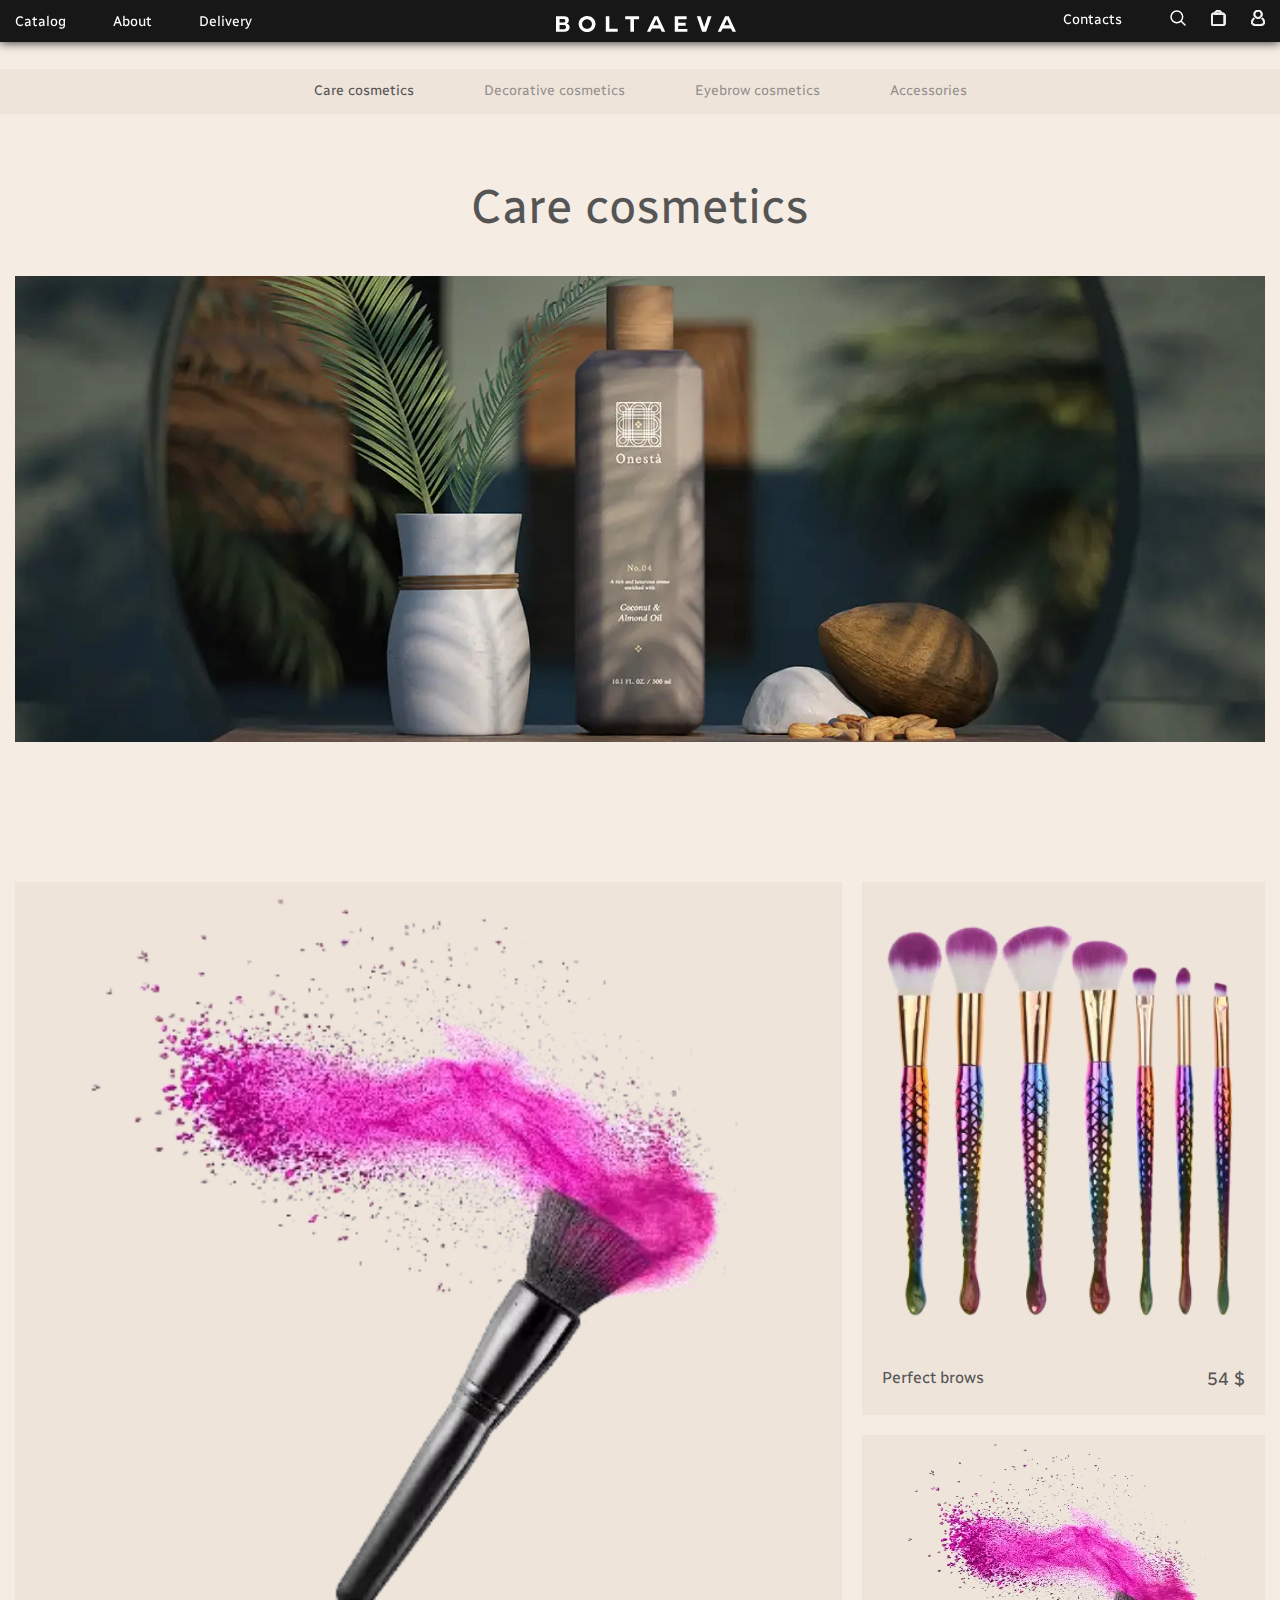
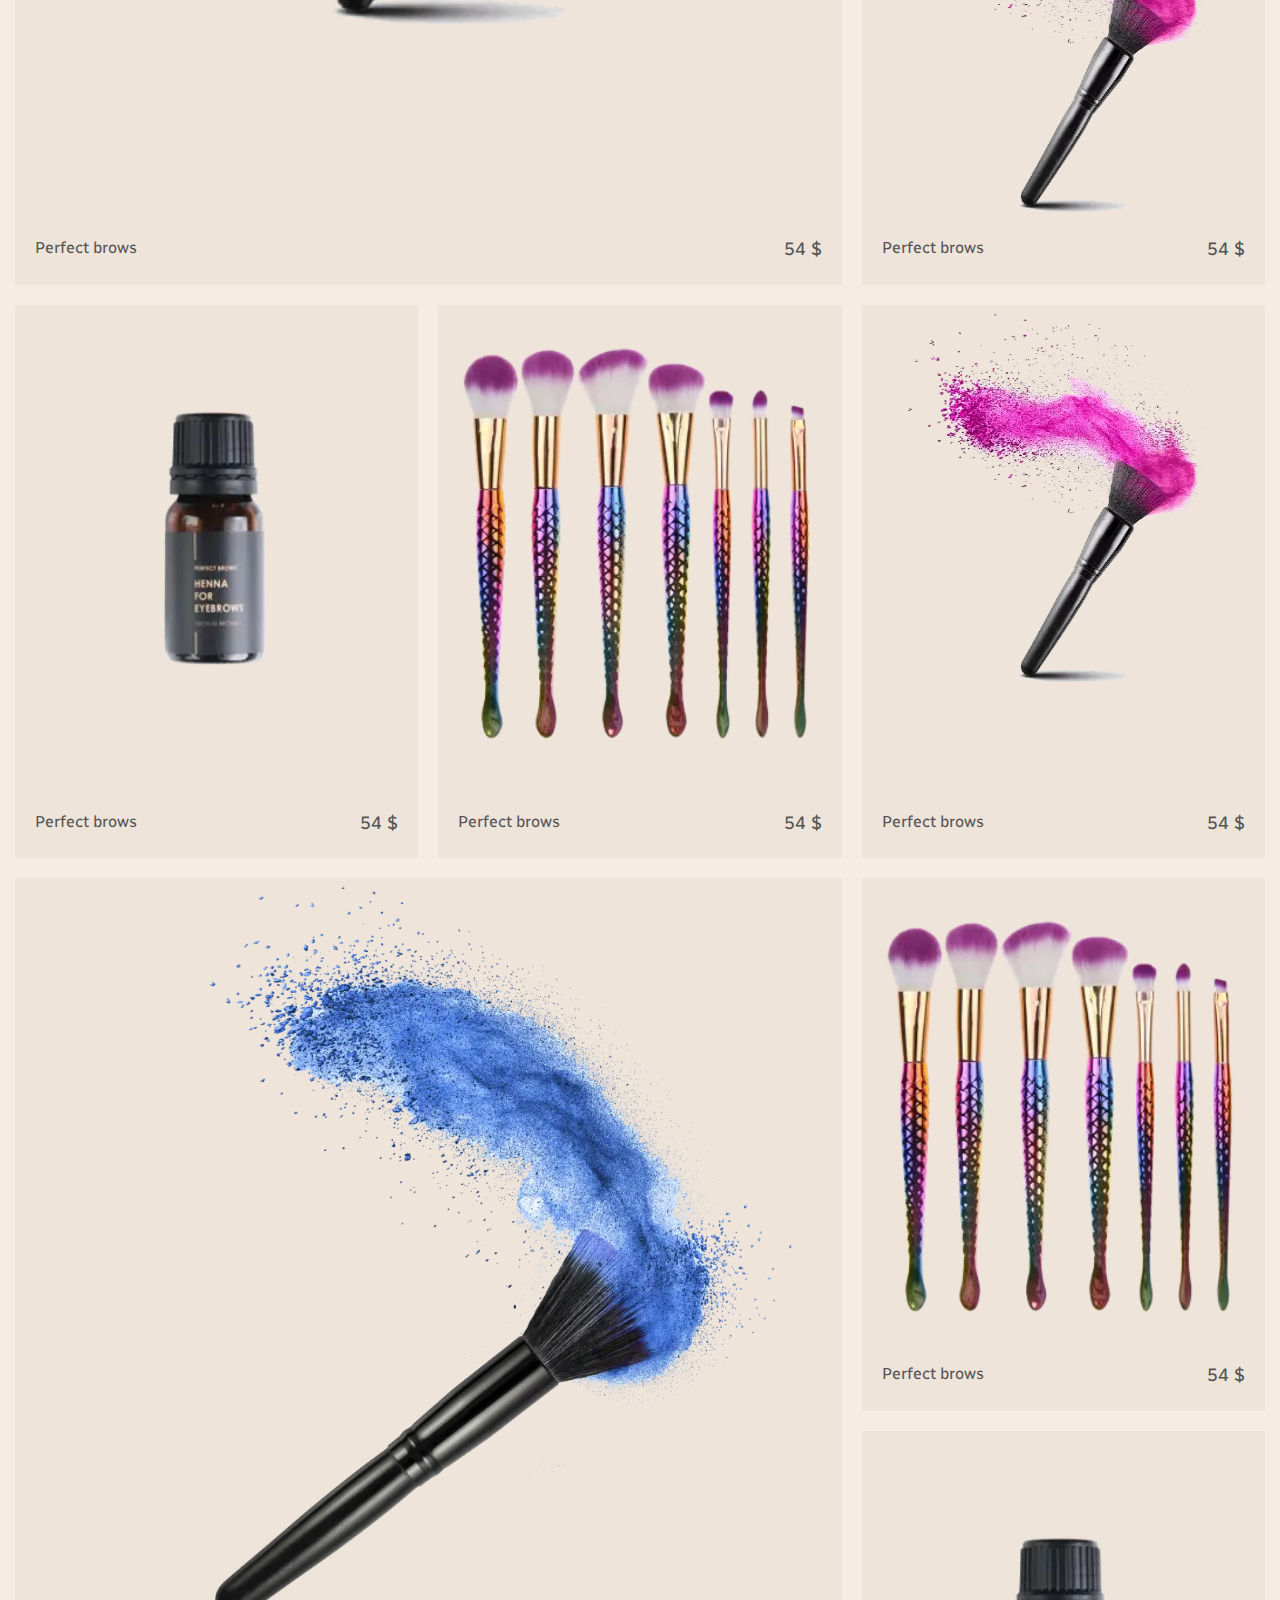
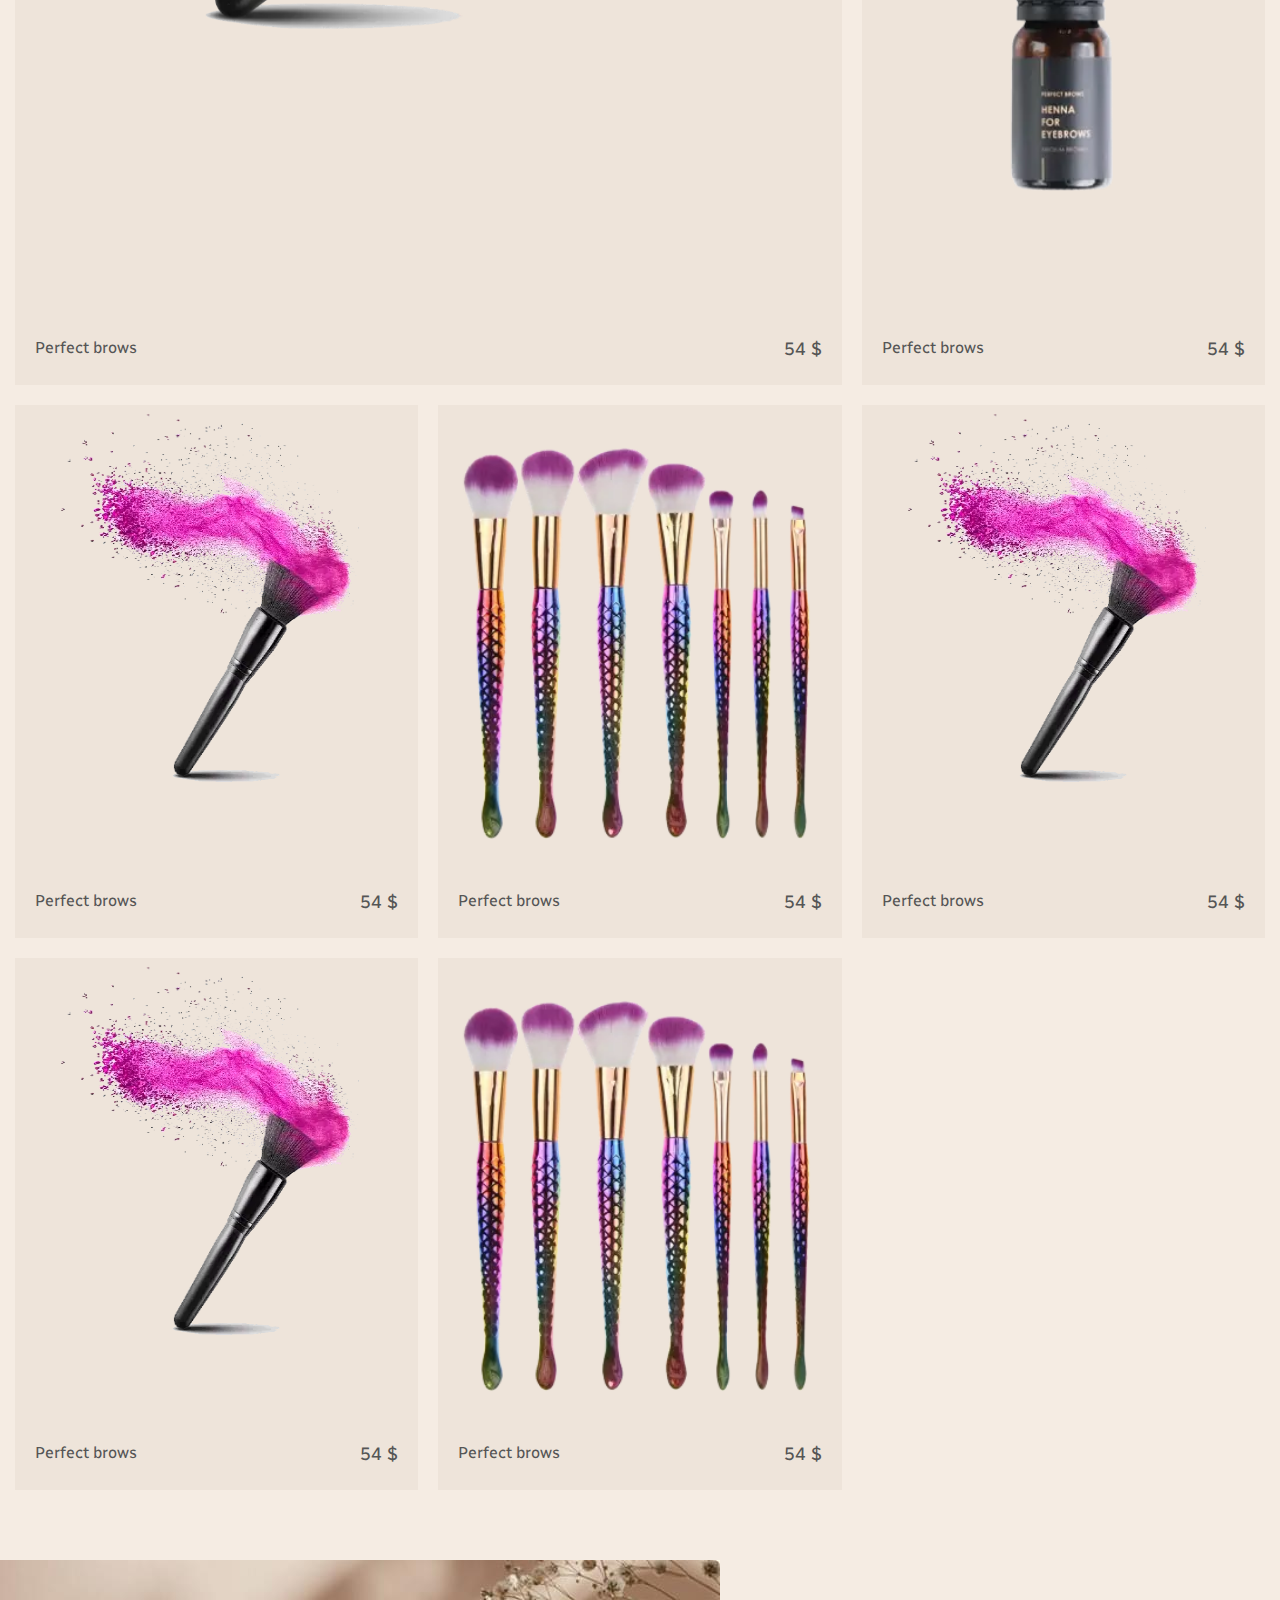
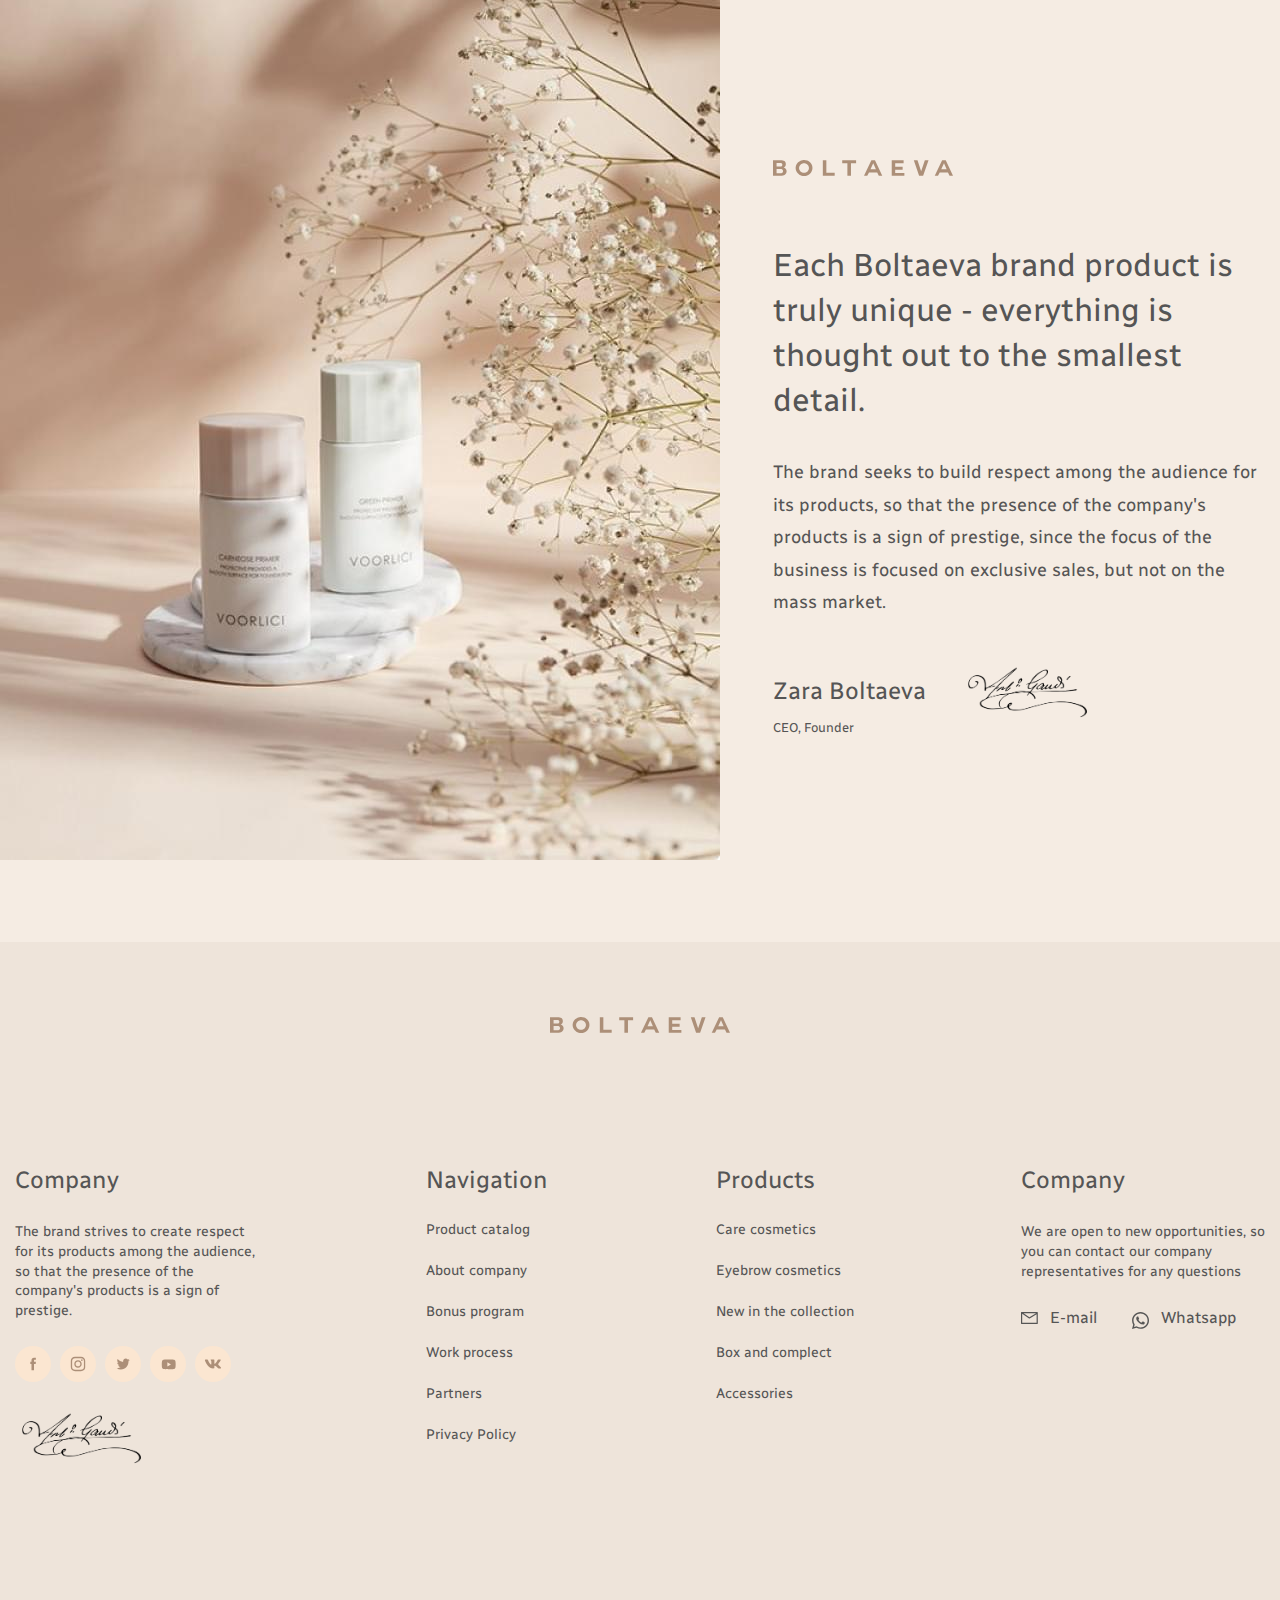
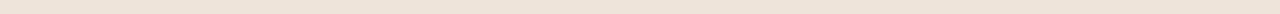
<file: catalog.html>
<!DOCTYPE html>
<html lang="en">

<head>
	<title>Главная</title>
	<meta charset="UTF-8" />
	<meta name="format-detection" content="telephone=no" />
	<!-- <style>body{opacity: 0;}</style> -->
	<link rel="stylesheet" href="css/style.min.css?_v=20220502111958" />
	<link rel="shortcut icon" href="img/logo-icon.png" />
	<!-- <meta name="robots" content="noindex, nofollow"> -->
	<meta name="viewport" content="width=device-width, initial-scale=1.0" />
</head>

<body>
	<div class="wrapper">
		<header class="header">
			<div class="header__container">
				<div class="burger">
					<div class="burger__top">
						<img src="img/burger/01.svg" alt="search" class="burger__search" />
						<img src="img/burger/02.svg" alt="logo" class="burger__logo" />
						<img src="img/burger/03.svg" alt="user" class="burger__user" />
						<img src="img/burger/04.svg" alt="pagest" class="burger__pagest" />
					</div>
					<ul class="burger__items">
						<li class="burger__item">
							<a href="./checkout.html" class="burger__links">Main page</a>
						</li>
						<li class="burger__item">
							<a href="./catalog.html" class="burger__links">Catalog</a>
						</li>
						<li class="burger__item">
							<a href="./about.html" class="burger__links">About</a>
						</li>
						<li class="burger__item">
							<a href="./delivery.html" class="burger__links">Delivery</a>
						</li>
						<li class="burger__item">
							<a href="./contact.html" class="burger__links">Contacts</a>
						</li>
						<li class="burger__item">
							<a href="./program.html" class="burger__links">Bonus program</a>
						</li>
						<li class="burger__item">
							<a href="./working.html" class="burger__links">Work process</a>
						</li>
						<li class="burger__item">
							<a href="./partners.html" class="burger__links">Partners</a>
						</li>
					</ul>
				</div>
				<div class="header__menu menu">
					<button type="button" class="menu__icon icon-menu"><span></span></button>
					<nav class="menu__body">
						<ul class="menu__list">
							<li class="menu__item">
								<a href="./catalog.html" class="menu__link">Catalog</a>
							</li>
							<li class="menu__item">
								<a href="./about.html" class="menu__link">About</a>
							</li>
							<li class="menu__item">
								<a href="./delivery.html" class="menu__link">Delivery</a>
							</li>
						</ul>
					</nav>
				</div>
				<a href="./index.html" class="header__logo"><img src="img/logo.svg" alt="logo" /></a>
				<ul class="header__items">
					<li class="header-item">
						<a href="./contact.html" class="header-item__link">Contacts</a>
					</li>
					<li class="header-item">
						<a href="./catalog.html" class="header-item__link">
							<svg width="16" height="16" viewBox="0 0 16 16" fill="none" xmlns="http://www.w3.org/2000/svg">
								<path d="M15 15L10.9556 10.9556M12.6667 6.83333C12.6667 10.055 10.055 12.6667 6.83333 12.6667C3.61167 12.6667 1 10.055 1 6.83333C1 3.61167 3.61167 1 6.83333 1C10.055 1 12.6667 3.61167 12.6667 6.83333Z" stroke="#fff" stroke-width="1.5" stroke-linecap="round" stroke-linejoin="round" />
							</svg>
						</a>
					</li>
					<li class="header-item">
						<a href="./shoping.html" class="header-item__link">
							<svg width="15" height="16" viewBox="0 0 15 16" fill="none" xmlns="http://www.w3.org/2000/svg">
								<path d="M11.9975 3.2746H10.5499C10.4777 2.45197 10.0872 1.68543 9.45564 1.12678C8.82409 0.568129 7.9976 0.258107 7.13983 0.258107C6.28206 0.258107 5.45556 0.568129 4.82402 1.12678C4.19247 1.68543 3.80193 2.45197 3.72973 3.2746H2.28214C1.74533 3.2746 1.23051 3.47984 0.850933 3.84516C0.471353 4.21049 0.258107 4.70598 0.258107 5.22263V13.794C0.258107 14.3106 0.471353 14.8061 0.850933 15.1714C1.23051 15.5367 1.74533 15.742 2.28214 15.742H11.9975C12.5343 15.742 13.0491 15.5367 13.4287 15.1714C13.8083 14.8061 14.0215 14.3106 14.0215 13.794V5.22263C14.0215 4.70598 13.8083 4.21049 13.4287 3.84516C13.0491 3.47984 12.5343 3.2746 11.9975 3.2746ZM7.13983 1.03437C7.78318 1.03629 8.40341 1.26548 8.88278 1.67845C9.36216 2.09141 9.66731 2.6594 9.74031 3.2746H4.53935C4.61235 2.6594 4.9175 2.09141 5.39687 1.67845C5.87625 1.26548 6.49647 1.03629 7.13983 1.03437ZM13.2119 13.794C13.2119 14.1039 13.084 14.4012 12.8562 14.6204C12.6285 14.8396 12.3196 14.9628 11.9975 14.9628H2.28214C1.96006 14.9628 1.65116 14.8396 1.42342 14.6204C1.19567 14.4012 1.06772 14.1039 1.06772 13.794V5.22263C1.06772 4.91264 1.19567 4.61534 1.42342 4.39615C1.65116 4.17695 1.96006 4.05381 2.28214 4.05381H11.9975C12.3196 4.05381 12.6285 4.17695 12.8562 4.39615C13.084 4.61534 13.2119 4.91264 13.2119 5.22263V13.794Z" fill="#555555" />
								<path stroke="#fff" fill-rule="evenodd" clip-rule="evenodd" d="M10.7781 3.01649H11.9975C12.5996 3.01649 13.179 3.24661 13.6076 3.65918C14.0366 4.07208 14.2796 4.63424 14.2796 5.22258V13.7939C14.2796 14.3823 14.0366 14.9444 13.6076 15.3573C13.179 15.7699 12.5996 16 11.9975 16H2.2821C1.67997 16 1.1006 15.7699 0.671936 15.3573C0.242932 14.9444 0 14.3823 0 13.7939V5.22258C0 4.63424 0.242932 4.07208 0.671936 3.65918C1.1006 3.24661 1.67997 3.01649 2.2821 3.01649H3.50151C3.62777 2.21688 4.03348 1.48145 4.65299 0.933445C5.33261 0.332271 6.22023 0 7.13979 0C8.05934 0 8.94696 0.332271 9.62658 0.933445C10.2461 1.48145 10.6518 2.21688 10.7781 3.01649ZM10.5499 3.2746H11.9975C12.5343 3.2746 13.0491 3.47984 13.4287 3.84516C13.8083 4.21049 14.0215 4.70598 14.0215 5.22263V13.794C14.0215 14.3106 13.8083 14.8061 13.4287 15.1714C13.0491 15.5367 12.5343 15.742 11.9975 15.742H2.28214C1.74533 15.742 1.23051 15.5367 0.850933 15.1714C0.471353 14.8061 0.258107 14.3106 0.258107 13.794V5.22263C0.258107 4.70598 0.471353 4.21049 0.850933 3.84516C1.23051 3.47984 1.74533 3.2746 2.28214 3.2746H3.72973C3.80193 2.45197 4.19247 1.68543 4.82402 1.12678C5.45556 0.568129 6.28206 0.258107 7.13983 0.258107C7.9976 0.258107 8.82409 0.568129 9.45564 1.12678C10.0872 1.68543 10.4777 2.45197 10.5499 3.2746ZM8.71431 1.87392C8.28262 1.50203 7.72244 1.29431 7.13979 1.29239C6.55713 1.29431 5.99695 1.50203 5.56526 1.87392C5.21028 2.17973 4.9627 2.5787 4.84969 3.01649H9.42989C9.31687 2.5787 9.06929 2.17973 8.71431 1.87392ZM9.69548 3.01649C9.5774 2.50169 9.29431 2.03296 8.88278 1.67845C8.40341 1.26548 7.78318 1.03629 7.13983 1.03437C6.49647 1.03629 5.87625 1.26548 5.39687 1.67845C4.98534 2.03296 4.70217 2.50169 4.58409 3.01649C4.56462 3.10136 4.54968 3.18753 4.53935 3.2746H9.74031C9.72998 3.18753 9.71495 3.10136 9.69548 3.01649ZM12.6772 14.4344C12.8556 14.2628 12.9538 14.0322 12.9538 13.7939V5.22258C12.9538 4.98429 12.8556 4.75367 12.6772 4.58204C12.4986 4.41009 12.2542 4.31183 11.9975 4.31183H2.2821C2.02534 4.31183 1.78099 4.41009 1.60233 4.58204C1.42401 4.75367 1.32574 4.98429 1.32574 5.22258V13.7939C1.32574 14.0322 1.42401 14.2628 1.60233 14.4344C1.78099 14.6064 2.02534 14.7047 2.2821 14.7047H11.9975C12.2542 14.7047 12.4986 14.6064 12.6772 14.4344ZM12.8562 14.6204C13.084 14.4012 13.2119 14.1039 13.2119 13.794V5.22263C13.2119 4.91264 13.084 4.61534 12.8562 4.39615C12.6285 4.17695 12.3196 4.05381 11.9975 4.05381H2.28214C1.96006 4.05381 1.65116 4.17695 1.42342 4.39615C1.19567 4.61534 1.06772 4.91264 1.06772 5.22263V13.794C1.06772 14.1039 1.19567 14.4012 1.42342 14.6204C1.65116 14.8396 1.96006 14.9628 2.28214 14.9628H11.9975C12.3196 14.9628 12.6285 14.8396 12.8562 14.6204Z" fill="#555555" />
							</svg>
						</a>
					</li>
					<li class="header-item">
						<a href="./checkout.html" class="header-item__link">
							<svg width="14" height="16" viewBox="0 0 14 16" fill="none" xmlns="http://www.w3.org/2000/svg">
								<path d="M11.8116 8.11075C11.7543 8.05377 11.6862 8.00866 11.6114 7.97798C11.5366 7.9473 11.4565 7.93166 11.3756 7.93194C11.2948 7.93223 11.2148 7.94844 11.1402 7.97964C11.0656 8.01085 10.9978 8.05644 10.9409 8.11382C10.8839 8.1712 10.8388 8.23924 10.8081 8.31405C10.7774 8.38886 10.7618 8.46899 10.7621 8.54984C10.7624 8.6307 10.7786 8.71071 10.8098 8.78531C10.841 8.8599 10.8866 8.92762 10.9439 8.98459C11.4647 9.49979 11.878 10.1132 12.16 10.7892C12.4421 11.4653 12.5872 12.1905 12.587 12.9231C12.587 13.6738 10.427 14.7692 7.04856 14.7692C3.6701 14.7692 1.5101 13.6738 1.5101 12.9231C1.50913 12.1954 1.65156 11.4746 1.92927 10.802C2.20697 10.1294 2.6145 9.51809 3.12857 9.00305C3.24318 8.88775 3.30751 8.73178 3.30751 8.56921C3.30751 8.40663 3.24318 8.25066 3.12857 8.13536C3.01327 8.02074 2.8573 7.95641 2.69472 7.95641C2.53214 7.95641 2.37617 8.02074 2.26087 8.13536C1.63017 8.76254 1.13025 9.50869 0.790098 10.3305C0.449949 11.1524 0.276339 12.0336 0.279335 12.9231C0.279335 14.9231 3.76857 16 7.04856 16C10.3286 16 13.8178 14.9231 13.8178 12.9231C13.8202 12.0278 13.6439 11.1411 13.2995 10.3148C12.955 9.48851 12.4492 8.7392 11.8116 8.11075Z" fill="white" stroke="#fff" />
								<path d="M7.04854 8.61539C7.90052 8.61539 8.73337 8.36274 9.44176 7.88941C10.1502 7.41607 10.7023 6.7433 11.0283 5.95618C11.3544 5.16905 11.4397 4.30291 11.2735 3.4673C11.1072 2.63169 10.697 1.86414 10.0945 1.2617C9.49209 0.659254 8.72454 0.248986 7.88893 0.082773C7.05332 -0.0834402 6.18718 0.00186646 5.40005 0.327905C4.61293 0.653944 3.94016 1.20607 3.46682 1.91447C2.99349 2.62286 2.74084 3.45571 2.74084 4.30769C2.74084 5.45016 3.19469 6.54584 4.00254 7.35369C4.81039 8.16154 5.90607 8.61539 7.04854 8.61539ZM7.04854 1.23077C7.65709 1.23077 8.25199 1.41123 8.75798 1.74933C9.26398 2.08742 9.65836 2.56797 9.89124 3.13021C10.1241 3.69244 10.1851 4.31111 10.0663 4.90797C9.94761 5.50484 9.65456 6.05309 9.22425 6.48341C8.79393 6.91372 8.24568 7.20677 7.64881 7.32549C7.05195 7.44422 6.43328 7.38328 5.87105 7.1504C5.30882 6.91751 4.82827 6.52314 4.49017 6.01714C4.15207 5.51114 3.97161 4.91625 3.97161 4.30769C3.97161 3.49164 4.29579 2.70902 4.87282 2.13198C5.44986 1.55495 6.23249 1.23077 7.04854 1.23077Z" fill="white" stroke="#fff" />
							</svg>
						</a>
					</li>
				</ul>
			</div>
		</header>

		<main class="page">
			<section class="cosmetics">
				<div class="breadcrumbs">
					<ul class="breadcrumbs__itmes">
						<li class="breadcrumbs__item">
							<a href="./shoping.html" class="breadcrumbs__link">Care cosmetics</a>
						</li>
						<li class="breadcrumbs__item">
							<a href="./shoping.html" class="breadcrumbs__link">Decorative cosmetics</a>
						</li>
						<li class="breadcrumbs__item">
							<a href="./shoping.html" class="breadcrumbs__link">Eyebrow cosmetics</a>
						</li>
						<li class="breadcrumbs__item">
							<a href="./shoping.html" class="breadcrumbs__link">Accessories</a>
						</li>
					</ul>
				</div>
				<div class="cosmetics__container">
					<h2 class="cosmetics__title">Care cosmetics</h2>
					<div class="cosmetics__image">
						<picture><source srcset="img/bg-product.webp" type="image/webp"><img src="img/bg-product.jpg" alt="cosmetic-img" class="cosmetics__img" /></picture>
					</div>
				</div>
			</section>
			<section class="products">
				<div class="products__container">
					<ul class="products__items products__items_catalog">
						<li class="products__item">
							<picture><source srcset="img/product/03.webp" type="image/webp"><img src="img/product/03.png" alt="" class="products__img" /></picture>
							<a href="shoping.html" class="products__bue">
								<p class="products__name">Perfect brows</p>
								<p class="products__price">54 $</p>
							</a>
						</li>
						<li class="products__item">
							<picture><source srcset="img/product/04.webp" type="image/webp"><img src="img/product/04.png" alt="product-photo" class="products__img" /></picture>
							<a href="./shoping.html" class="products__bue">
								<p class="products__name">Perfect brows</p>
								<p class="products__price">54 $</p>
							</a>
						</li>
						<li class="products__item">
							<picture><source srcset="img/product/02.webp" type="image/webp"><img src="img/product/02.png" alt="product-photo" class="products__img" /></picture>
							<a href="./shoping.html" class="products__bue">
								<p class="products__name">Perfect brows</p>
								<p class="products__price">54 $</p>
							</a>
						</li>
						<li class="products__item">
							<picture><source srcset="img/product/03.webp" type="image/webp"><img src="img/product/03.png" alt="" class="products__img" /></picture>
							<a href="./shoping.html" class="products__bue">
								<p class="products__name">Perfect brows</p>
								<p class="products__price">54 $</p>
							</a>
						</li>
						<li class="products__item">
							<picture><source srcset="img/product/04.webp" type="image/webp"><img src="img/product/04.png" alt="product-photo" class="products__img" /></picture>
							<a href="./shoping.html" class="products__bue">
								<p class="products__name">Perfect brows</p>
								<p class="products__price">54 $</p>
							</a>
						</li>
						<li class="products__item">
							<picture><source srcset="img/product/03.webp" type="image/webp"><img src="img/product/03.png" alt="product-photo" class="products__img" /></picture>
							<a href="./shoping.html" class="products__bue">
								<p class="products__name">Perfect brows</p>
								<p class="products__price">54 $</p>
							</a>
						</li>
						<li class="products__item">
							<picture><source srcset="img/product/02.webp" type="image/webp"><img src="img/product/02.png" alt="product-photo" class="products__img" /></picture>
							<a href="./shoping.html" class="products__bue">
								<p class="products__name">Perfect brows</p>
								<p class="products__price">54 $</p>
							</a>
						</li>
						<li class="products__item">
							<picture><source srcset="img/product/04.webp" type="image/webp"><img src="img/product/04.png" alt="product-photo" class="products__img" /></picture>
							<a href="./shoping.html" class="products__bue">
								<p class="products__name">Perfect brows</p>
								<p class="products__price">54 $</p>
							</a>
						</li>
						<li class="products__item products__item_big-02">
							<picture><source srcset="img/product/05.webp" type="image/webp"><img src="img/product/05.png" alt="product-photo" class="products__img" /></picture>
							<a href="./shoping.html" class="products__bue">
								<p class="products__name">Perfect brows</p>
								<p class="products__price">54 $</p>
							</a>
						</li>
						<li class="products__item">
							<picture><source srcset="img/product/03.webp" type="image/webp"><img src="img/product/03.png" alt="product-photo" class="products__img" /></picture>
							<a href="./shoping.html" class="products__bue">
								<p class="products__name">Perfect brows</p>
								<p class="products__price">54 $</p>
							</a>
						</li>
						<li class="products__item">
							<picture><source srcset="img/product/04.webp" type="image/webp"><img src="img/product/04.png" alt="product-photo" class="products__img" /></picture>
							<a href="./shoping.html" class="products__bue">
								<p class="products__name">Perfect brows</p>
								<p class="products__price">54 $</p>
							</a>
						</li>
						<li class="products__item">
							<picture><source srcset="img/product/04.webp" type="image/webp"><img src="img/product/04.png" alt="product-photo" class="products__img" /></picture>
							<a href="./shoping.html" class="products__bue">
								<p class="products__name">Perfect brows</p>
								<p class="products__price">54 $</p>
							</a>
						</li>
						<li class="products__item">
							<picture><source srcset="img/product/03.webp" type="image/webp"><img src="img/product/03.png" alt="product-photo" class="products__img" /></picture>
							<a href="./shoping.html" class="products__bue">
								<p class="products__name">Perfect brows</p>
								<p class="products__price">54 $</p>
							</a>
						</li>
						<li class="products__item products__item_big">
							<picture><source srcset="img/product/04.webp" type="image/webp"><img src="img/product/04.png" alt="product-photo" class="products__img" /></picture>
							<a href="./shoping.html" class="products__bue">
								<p class="products__name">Perfect brows</p>
								<p class="products__price">54 $</p>
							</a>
						</li>
					</ul>
				</div>
				<a href="#" class="row-top" data-goto-speed="1200" data-goto=".header-slider">
					<picture><source srcset="img/top.webp" type="image/webp"><img src="img/top.png" alt="top" class="row-top__icon" /></picture>
				</a>
			</section>
			<section class="about-us about-us_padding" style="background-image: url(img/about-02.jpg)">
				<div class="about-us__container">
					<div class="about-us__desc">
						<a href="./index.html" class="about-us__logo"><img src="img/logo02.svg" alt="logo" /></a>
						<h4 class="about-us__title">
							Each Boltaeva brand product is truly unique - everything is
							thought out to the smallest detail.
						</h4>
						<p class="about-us__text">
							The brand seeks to build respect among the audience for its
							products, so that the presence of the company's products is a
							sign of prestige, since the focus of the business is focused on
							exclusive sales, but not on the mass market.
						</p>
						<div class="about-us-avtore">
							<h6 class="about-us-avtore__name">
								Zara Boltaeva <span>CEO, Founder</span>
							</h6>
							<picture><source srcset="img/podpis.webp" type="image/webp"><img src="img/podpis.png" alt="" class="about-us-avtore__podpis signature" /></picture>
						</div>
					</div>
				</div>
			</section>
		</main>
		<footer class="footer">
			<div class="footer__container">
				<a href="./index.html" class="footer__logo">
					<img src="img/logo02.svg" alt="" />
				</a>
				<div class="footer__items">
					<div class="footer-item">
						<p class="footer-item__name footer-name">Company</p>
						<p class="footer-item__text">
							The brand strives to create respect for its products among the
							audience, so that the presence of the company's products is a sign of
							prestige.
						</p>
						<ul class="socials">
							<li class="socials__item">
								<a href="#" class="socials__link"><img src="img/socials/01.svg" alt="fackebook" class="socials__icon" /></a>
							</li>
							<li class="socials__item">
								<a href="#" class="socials__link"><img src="img/socials/02.svg" alt="Instagram" class="socials__icon" /></a>
							</li>
							<li class="socials__item">
								<a href="#" class="socials__link"><img src="img/socials/03.svg" alt="tvith" class="socials__icon" /></a>
							</li>
							<li class="socials__item">
								<a href="#" class="socials__link"><img src="img/socials/04.svg" alt="youtobe" class="socials__icon" /></a>
							</li>
							<li class="socials__item">
								<a href="#" class="socials__link"><img src="img/socials/05.svg" alt="vk" class="socials__icon" /></a>
							</li>
						</ul>
						<picture><source srcset="img/podpis.webp" type="image/webp"><img class="footer-item__signature signature" src="img/podpis.png" alt="" /></picture>
					</div>
					<ul class="footer-list">
						<li class="footer-list__item">
							<p class="footer-name">Navigation</p>
						</li>
						<li class="footer-list__item">
							<a href="./catalog.html" class="footer-list__link">Product catalog</a>
						</li>
						<li class="footer-list__item">
							<a href="./about.html" class="footer-list__link">About company</a>
						</li>
						<li class="footer-list__item">
							<a href="./program.html" class="footer-list__link">Bonus program</a>
						</li>
						<li class="footer-list__item">
							<a href="./working.html" class="footer-list__link">Work process</a>
						</li>
						<li class="footer-list__item">
							<a href="./partners.html" class="footer-list__link">Partners</a>
						</li>
						<li class="footer-list__item">
							<a href="./delivery.html" class="footer-list__link">Privacy Policy</a>
						</li>
					</ul>
					<ul class="footer-list">
						<li class="footer-list__item">
							<p class="footer-name">Products</p>
						</li>
						<li class="footer-list__item">
							<a href="./catalog.html" class="footer-list__link">Care cosmetics</a>
						</li>
						<li class="footer-list__item">
							<a href="./delivery.html" class="footer-list__link">Eyebrow cosmetics</a>
						</li>
						<li class="footer-list__item">
							<a href="./shoping.html" class="footer-list__link">New in the collection</a>
						</li>
						<li class="footer-list__item">
							<a href="./program.html" class="footer-list__link">Box and complect
							</a>
						</li>
						<li class="footer-list__item">
							<a href="./contact.html" class="footer-list__link">Accessories</a>
						</li>
					</ul>
					<div class="footer-item">
						<p class="footer-item__name footer-name">Company</p>
						<p class="footer-item__text">
							We are open to new opportunities, so you can contact our company
							representatives for any questions
						</p>
						<div class="footer-item__contact">
							<a href="mailto:abc@example.com" class="footer-item__mail">E-mail</a>
							<a href="whatsapp://+380680752412" class="footer-item__whatsap">Whatsapp</a>
						</div>
					</div>
					<div data-spollers class="footer-spollers">
						<div class="footer-list spollers__item">
							<button type="button" data-spoller class="footer-name spollers__title">
								Products
							</button>
							<ul class="footer-colums spollers__body">
								<li class="footer-colums__item">
									<a href="./catalog.html" class="footer-colums__link">Care cosmetics</a>
								</li>
								<li class="footer-colums__item">
									<a href="./shoping.html" class="footer-colums__link">Eyebrow cosmetics</a>
								</li>
								<li class="footer-colums__item">
									<a href="./checkout.html" class="footer-colums__link">New in the collection</a>
								</li>
								<li class="footer-colums__item">
									<a href="./checkout.html" class="footer-colums__link">Box and complect
									</a>
								</li>
								<li class="footer-colums__item">
									<a href="./program.html" class="footer-colums__link">Accessories</a>
								</li>
								<li class="footer-colums__item">
									<a href="./delivery.html" class="footer-colums__link">Privacy Policy</a>
								</li>
							</ul>
						</div>
						<div class="footer-colums spollers__item">
							<button type="button" data-spoller class="footer-name spollers__title">
								Navigation
							</button>
							<ul class="footer-colums spollers__body">
								<li class="footer-colums__item">
									<a href="./catalog.html" class="footer-colums__link">Product catalog</a>
								</li>
								<li class="footer-colums__item">
									<a href="./about.html" class="footer-colums__link">About company</a>
								</li>
								<li class="footer-colums__item">
									<a href="./program.html" class="footer-colums__link">Bonus program</a>
								</li>
								<li class="footer-colums__item">
									<a href="./working.html" class="footer-colums__link">Work process</a>
								</li>
								<li class="footer-colums__item">
									<a href="./partners.html" class="footer-colums__link">Partners</a>
								</li>
								<li class="footer-colums__item">
									<a href="./delivery.html" class="footer-colums__link">Privacy Policy</a>
								</li>
							</ul>
						</div>
					</div>
				</div>
			</div>
		</footer>

	</div>
	<!-- 
<div id="popup" aria-hidden="true" class="popup">
	<div class="popup__wrapper">
		<div class="popup__content">
			<button data-close type="button" class="popup__close">Закрыть</button>
			<div class="popup__text">
			</div>
		</div>
	</div>
</div>
 -->
	<script src="js/app.min.js?_v=20220502111958"></script>
</body>

</html>
</file>
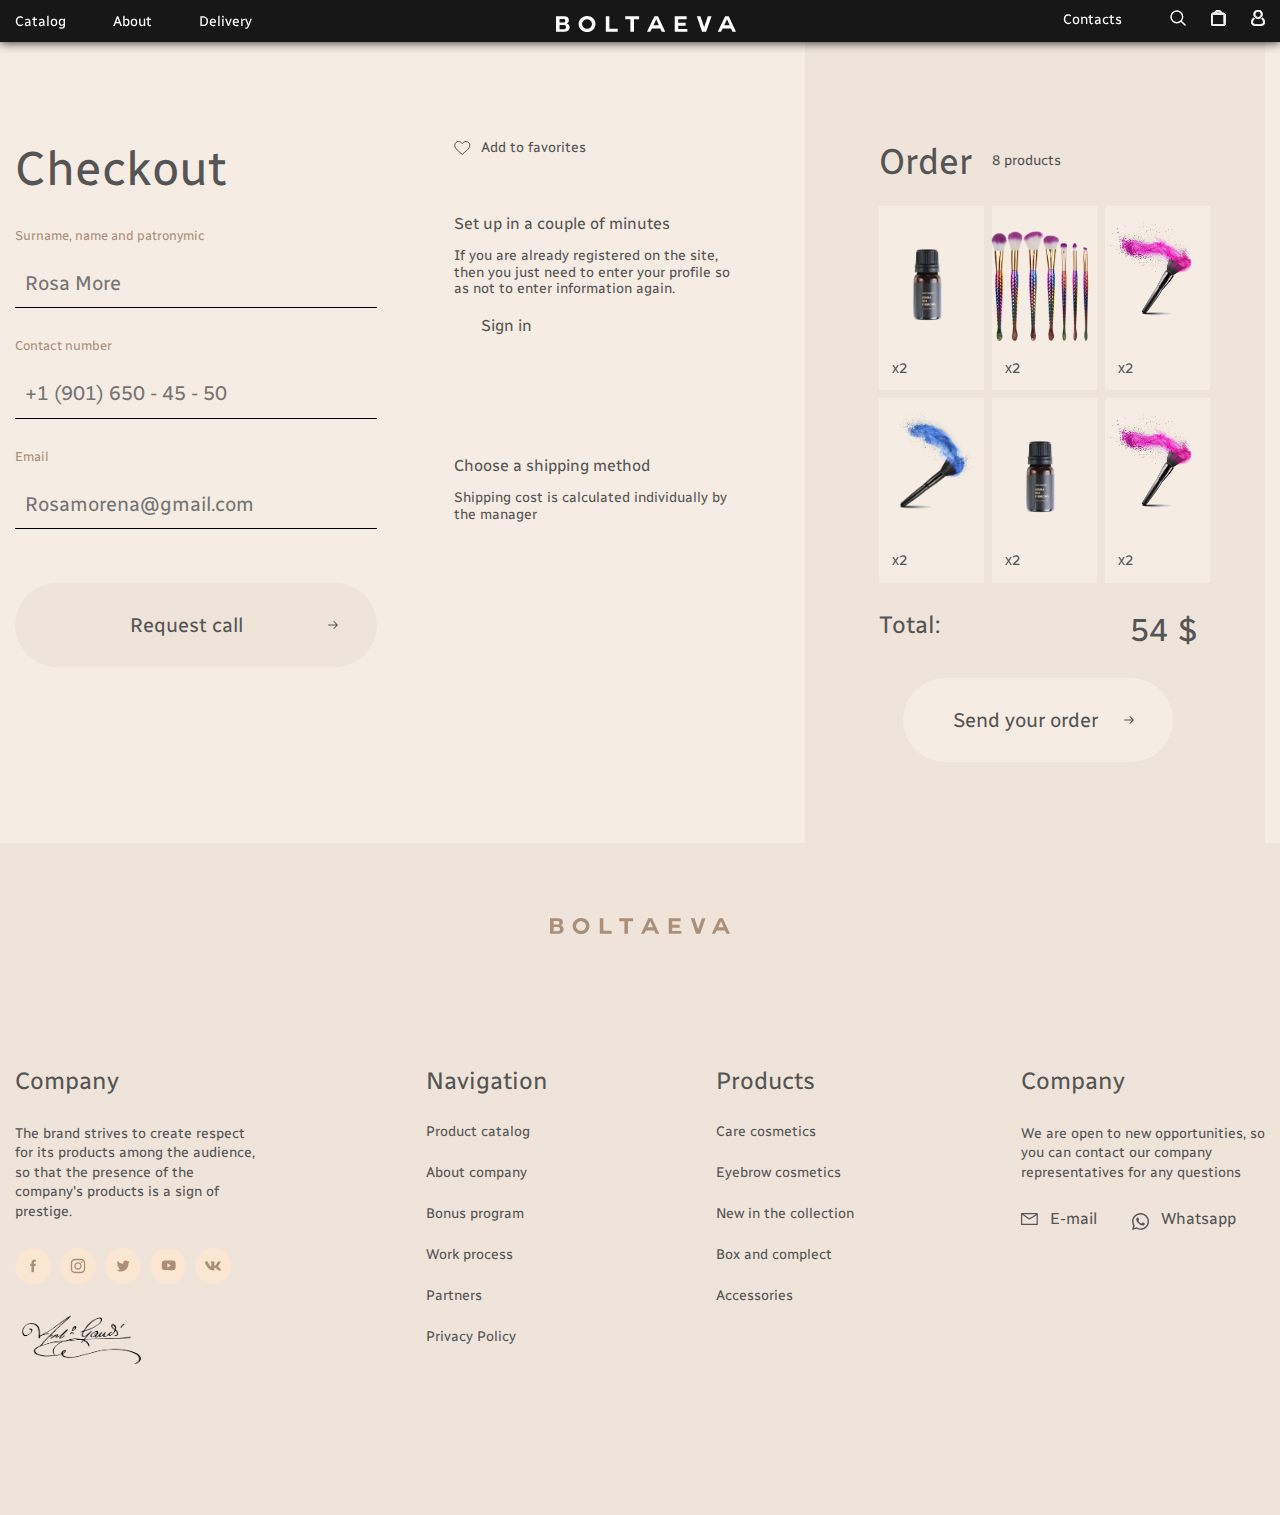
<file: checkout.html>
<!DOCTYPE html>
<html lang="en">

<head>
	<title>Главная</title>
	<meta charset="UTF-8" />
	<meta name="format-detection" content="telephone=no" />
	<!-- <style>body{opacity: 0;}</style> -->
	<link rel="stylesheet" href="css/style.min.css?_v=20220502111958" />
	<link rel="shortcut icon" href="img/logo-icon.png" />
	<!-- <meta name="robots" content="noindex, nofollow"> -->
	<meta name="viewport" content="width=device-width, initial-scale=1.0" />
</head>

<body>
	<div class="wrapper">
		<header class="header">
			<div class="header__container">
				<div class="burger">
					<div class="burger__top">
						<img src="img/burger/01.svg" alt="search" class="burger__search" />
						<img src="img/burger/02.svg" alt="logo" class="burger__logo" />
						<img src="img/burger/03.svg" alt="user" class="burger__user" />
						<img src="img/burger/04.svg" alt="pagest" class="burger__pagest" />
					</div>
					<ul class="burger__items">
						<li class="burger__item">
							<a href="./checkout.html" class="burger__links">Main page</a>
						</li>
						<li class="burger__item">
							<a href="./catalog.html" class="burger__links">Catalog</a>
						</li>
						<li class="burger__item">
							<a href="./about.html" class="burger__links">About</a>
						</li>
						<li class="burger__item">
							<a href="./delivery.html" class="burger__links">Delivery</a>
						</li>
						<li class="burger__item">
							<a href="./contact.html" class="burger__links">Contacts</a>
						</li>
						<li class="burger__item">
							<a href="./program.html" class="burger__links">Bonus program</a>
						</li>
						<li class="burger__item">
							<a href="./working.html" class="burger__links">Work process</a>
						</li>
						<li class="burger__item">
							<a href="./partners.html" class="burger__links">Partners</a>
						</li>
					</ul>
				</div>
				<div class="header__menu menu">
					<button type="button" class="menu__icon icon-menu"><span></span></button>
					<nav class="menu__body">
						<ul class="menu__list">
							<li class="menu__item">
								<a href="./catalog.html" class="menu__link">Catalog</a>
							</li>
							<li class="menu__item">
								<a href="./about.html" class="menu__link">About</a>
							</li>
							<li class="menu__item">
								<a href="./delivery.html" class="menu__link">Delivery</a>
							</li>
						</ul>
					</nav>
				</div>
				<a href="./index.html" class="header__logo"><img src="img/logo.svg" alt="logo" /></a>
				<ul class="header__items">
					<li class="header-item">
						<a href="./contact.html" class="header-item__link">Contacts</a>
					</li>
					<li class="header-item">
						<a href="./catalog.html" class="header-item__link">
							<svg width="16" height="16" viewBox="0 0 16 16" fill="none" xmlns="http://www.w3.org/2000/svg">
								<path d="M15 15L10.9556 10.9556M12.6667 6.83333C12.6667 10.055 10.055 12.6667 6.83333 12.6667C3.61167 12.6667 1 10.055 1 6.83333C1 3.61167 3.61167 1 6.83333 1C10.055 1 12.6667 3.61167 12.6667 6.83333Z" stroke="#fff" stroke-width="1.5" stroke-linecap="round" stroke-linejoin="round" />
							</svg>
						</a>
					</li>
					<li class="header-item">
						<a href="./shoping.html" class="header-item__link">
							<svg width="15" height="16" viewBox="0 0 15 16" fill="none" xmlns="http://www.w3.org/2000/svg">
								<path d="M11.9975 3.2746H10.5499C10.4777 2.45197 10.0872 1.68543 9.45564 1.12678C8.82409 0.568129 7.9976 0.258107 7.13983 0.258107C6.28206 0.258107 5.45556 0.568129 4.82402 1.12678C4.19247 1.68543 3.80193 2.45197 3.72973 3.2746H2.28214C1.74533 3.2746 1.23051 3.47984 0.850933 3.84516C0.471353 4.21049 0.258107 4.70598 0.258107 5.22263V13.794C0.258107 14.3106 0.471353 14.8061 0.850933 15.1714C1.23051 15.5367 1.74533 15.742 2.28214 15.742H11.9975C12.5343 15.742 13.0491 15.5367 13.4287 15.1714C13.8083 14.8061 14.0215 14.3106 14.0215 13.794V5.22263C14.0215 4.70598 13.8083 4.21049 13.4287 3.84516C13.0491 3.47984 12.5343 3.2746 11.9975 3.2746ZM7.13983 1.03437C7.78318 1.03629 8.40341 1.26548 8.88278 1.67845C9.36216 2.09141 9.66731 2.6594 9.74031 3.2746H4.53935C4.61235 2.6594 4.9175 2.09141 5.39687 1.67845C5.87625 1.26548 6.49647 1.03629 7.13983 1.03437ZM13.2119 13.794C13.2119 14.1039 13.084 14.4012 12.8562 14.6204C12.6285 14.8396 12.3196 14.9628 11.9975 14.9628H2.28214C1.96006 14.9628 1.65116 14.8396 1.42342 14.6204C1.19567 14.4012 1.06772 14.1039 1.06772 13.794V5.22263C1.06772 4.91264 1.19567 4.61534 1.42342 4.39615C1.65116 4.17695 1.96006 4.05381 2.28214 4.05381H11.9975C12.3196 4.05381 12.6285 4.17695 12.8562 4.39615C13.084 4.61534 13.2119 4.91264 13.2119 5.22263V13.794Z" fill="#555555" />
								<path stroke="#fff" fill-rule="evenodd" clip-rule="evenodd" d="M10.7781 3.01649H11.9975C12.5996 3.01649 13.179 3.24661 13.6076 3.65918C14.0366 4.07208 14.2796 4.63424 14.2796 5.22258V13.7939C14.2796 14.3823 14.0366 14.9444 13.6076 15.3573C13.179 15.7699 12.5996 16 11.9975 16H2.2821C1.67997 16 1.1006 15.7699 0.671936 15.3573C0.242932 14.9444 0 14.3823 0 13.7939V5.22258C0 4.63424 0.242932 4.07208 0.671936 3.65918C1.1006 3.24661 1.67997 3.01649 2.2821 3.01649H3.50151C3.62777 2.21688 4.03348 1.48145 4.65299 0.933445C5.33261 0.332271 6.22023 0 7.13979 0C8.05934 0 8.94696 0.332271 9.62658 0.933445C10.2461 1.48145 10.6518 2.21688 10.7781 3.01649ZM10.5499 3.2746H11.9975C12.5343 3.2746 13.0491 3.47984 13.4287 3.84516C13.8083 4.21049 14.0215 4.70598 14.0215 5.22263V13.794C14.0215 14.3106 13.8083 14.8061 13.4287 15.1714C13.0491 15.5367 12.5343 15.742 11.9975 15.742H2.28214C1.74533 15.742 1.23051 15.5367 0.850933 15.1714C0.471353 14.8061 0.258107 14.3106 0.258107 13.794V5.22263C0.258107 4.70598 0.471353 4.21049 0.850933 3.84516C1.23051 3.47984 1.74533 3.2746 2.28214 3.2746H3.72973C3.80193 2.45197 4.19247 1.68543 4.82402 1.12678C5.45556 0.568129 6.28206 0.258107 7.13983 0.258107C7.9976 0.258107 8.82409 0.568129 9.45564 1.12678C10.0872 1.68543 10.4777 2.45197 10.5499 3.2746ZM8.71431 1.87392C8.28262 1.50203 7.72244 1.29431 7.13979 1.29239C6.55713 1.29431 5.99695 1.50203 5.56526 1.87392C5.21028 2.17973 4.9627 2.5787 4.84969 3.01649H9.42989C9.31687 2.5787 9.06929 2.17973 8.71431 1.87392ZM9.69548 3.01649C9.5774 2.50169 9.29431 2.03296 8.88278 1.67845C8.40341 1.26548 7.78318 1.03629 7.13983 1.03437C6.49647 1.03629 5.87625 1.26548 5.39687 1.67845C4.98534 2.03296 4.70217 2.50169 4.58409 3.01649C4.56462 3.10136 4.54968 3.18753 4.53935 3.2746H9.74031C9.72998 3.18753 9.71495 3.10136 9.69548 3.01649ZM12.6772 14.4344C12.8556 14.2628 12.9538 14.0322 12.9538 13.7939V5.22258C12.9538 4.98429 12.8556 4.75367 12.6772 4.58204C12.4986 4.41009 12.2542 4.31183 11.9975 4.31183H2.2821C2.02534 4.31183 1.78099 4.41009 1.60233 4.58204C1.42401 4.75367 1.32574 4.98429 1.32574 5.22258V13.7939C1.32574 14.0322 1.42401 14.2628 1.60233 14.4344C1.78099 14.6064 2.02534 14.7047 2.2821 14.7047H11.9975C12.2542 14.7047 12.4986 14.6064 12.6772 14.4344ZM12.8562 14.6204C13.084 14.4012 13.2119 14.1039 13.2119 13.794V5.22263C13.2119 4.91264 13.084 4.61534 12.8562 4.39615C12.6285 4.17695 12.3196 4.05381 11.9975 4.05381H2.28214C1.96006 4.05381 1.65116 4.17695 1.42342 4.39615C1.19567 4.61534 1.06772 4.91264 1.06772 5.22263V13.794C1.06772 14.1039 1.19567 14.4012 1.42342 14.6204C1.65116 14.8396 1.96006 14.9628 2.28214 14.9628H11.9975C12.3196 14.9628 12.6285 14.8396 12.8562 14.6204Z" fill="#555555" />
							</svg>
						</a>
					</li>
					<li class="header-item">
						<a href="./checkout.html" class="header-item__link">
							<svg width="14" height="16" viewBox="0 0 14 16" fill="none" xmlns="http://www.w3.org/2000/svg">
								<path d="M11.8116 8.11075C11.7543 8.05377 11.6862 8.00866 11.6114 7.97798C11.5366 7.9473 11.4565 7.93166 11.3756 7.93194C11.2948 7.93223 11.2148 7.94844 11.1402 7.97964C11.0656 8.01085 10.9978 8.05644 10.9409 8.11382C10.8839 8.1712 10.8388 8.23924 10.8081 8.31405C10.7774 8.38886 10.7618 8.46899 10.7621 8.54984C10.7624 8.6307 10.7786 8.71071 10.8098 8.78531C10.841 8.8599 10.8866 8.92762 10.9439 8.98459C11.4647 9.49979 11.878 10.1132 12.16 10.7892C12.4421 11.4653 12.5872 12.1905 12.587 12.9231C12.587 13.6738 10.427 14.7692 7.04856 14.7692C3.6701 14.7692 1.5101 13.6738 1.5101 12.9231C1.50913 12.1954 1.65156 11.4746 1.92927 10.802C2.20697 10.1294 2.6145 9.51809 3.12857 9.00305C3.24318 8.88775 3.30751 8.73178 3.30751 8.56921C3.30751 8.40663 3.24318 8.25066 3.12857 8.13536C3.01327 8.02074 2.8573 7.95641 2.69472 7.95641C2.53214 7.95641 2.37617 8.02074 2.26087 8.13536C1.63017 8.76254 1.13025 9.50869 0.790098 10.3305C0.449949 11.1524 0.276339 12.0336 0.279335 12.9231C0.279335 14.9231 3.76857 16 7.04856 16C10.3286 16 13.8178 14.9231 13.8178 12.9231C13.8202 12.0278 13.6439 11.1411 13.2995 10.3148C12.955 9.48851 12.4492 8.7392 11.8116 8.11075Z" fill="white" stroke="#fff" />
								<path d="M7.04854 8.61539C7.90052 8.61539 8.73337 8.36274 9.44176 7.88941C10.1502 7.41607 10.7023 6.7433 11.0283 5.95618C11.3544 5.16905 11.4397 4.30291 11.2735 3.4673C11.1072 2.63169 10.697 1.86414 10.0945 1.2617C9.49209 0.659254 8.72454 0.248986 7.88893 0.082773C7.05332 -0.0834402 6.18718 0.00186646 5.40005 0.327905C4.61293 0.653944 3.94016 1.20607 3.46682 1.91447C2.99349 2.62286 2.74084 3.45571 2.74084 4.30769C2.74084 5.45016 3.19469 6.54584 4.00254 7.35369C4.81039 8.16154 5.90607 8.61539 7.04854 8.61539ZM7.04854 1.23077C7.65709 1.23077 8.25199 1.41123 8.75798 1.74933C9.26398 2.08742 9.65836 2.56797 9.89124 3.13021C10.1241 3.69244 10.1851 4.31111 10.0663 4.90797C9.94761 5.50484 9.65456 6.05309 9.22425 6.48341C8.79393 6.91372 8.24568 7.20677 7.64881 7.32549C7.05195 7.44422 6.43328 7.38328 5.87105 7.1504C5.30882 6.91751 4.82827 6.52314 4.49017 6.01714C4.15207 5.51114 3.97161 4.91625 3.97161 4.30769C3.97161 3.49164 4.29579 2.70902 4.87282 2.13198C5.44986 1.55495 6.23249 1.23077 7.04854 1.23077Z" fill="white" stroke="#fff" />
							</svg>
						</a>
					</li>
				</ul>
			</div>
		</header>

		<main class="page">
			<section class="users">
				<div class="users__container">
					<div class="users__inner">
						<div class="contact-form">
							<div class="contact-form__desc">
								<h3 class="contact-form__title title">Checkout</h3>
								<form action="#" class="contact-form__form">
									<label contact-form__label for="">
										<span class="contact-form__name">Surname, name and patronymic
										</span>
										<input type="text" class="contact-form__input" placeholder="Rosa More                  " />
									</label>
									<label contact-form__label for="">
										<span class="contact-form__name">Contact number </span>
										<input type="text" class="contact-form__input" placeholder="+1 (901) 650 - 45 - 50" />
									</label>
									<label contact-form__label for="">
										<span class="contact-form__name">Email </span>
										<input type="text" class="contact-form__input" placeholder="Rosamorena@gmail.com                  " />
									</label>
									<button class="contact-form__button button-style">
										Request call
									</button>
								</form>
							</div>
						</div>
						<div class="users__setings">
							<button class="cards-bue__add">
								<svg width="17" height="14" viewBox="0 0 17 14" fill="none" xmlns="http://www.w3.org/2000/svg">
									<path d="M8.25478 13.3387C5.22728 10.8757 3.34676 9.24139 2.21711 7.88178C1.10823 6.54716 0.75 5.51015 0.75 4.21985C0.75 2.15407 2.43264 0.499756 4.47009 0.499756C6.18637 0.499756 7.1641 1.45978 7.87943 2.27265L8.25478 2.69919L8.63014 2.27265C9.34547 1.45978 10.3232 0.499756 12.0395 0.499756C14.1053 0.499756 15.7596 2.1824 15.7596 4.21985C15.7596 5.51015 15.4013 6.54716 14.2925 7.88178C13.1628 9.24139 11.2823 10.8757 8.25478 13.3387Z" stroke="#555555" />
								</svg>
								Add to favorites
							</button>
							<h6 class="users__title">Set up in a couple of minutes</h6>
							<p class="users__text">
								If you are already registered on the site, then you just need
								to enter your profile so as not to enter information again.
							</p>
							<a href="#" class="users__link">Sign in</a>
							<h6 class="users__title">Choose a shipping method</h6>
							<p class="users__text users__text_color">
								Shipping cost is calculated individually by the manager
							</p>
						</div>
					</div>
					<div class="users-order">
						<div class="users-order__inner">
							<div class="users-order__desc">
								<h3 class="users-order__title">Order</h3>
								<p class="users__text">8 products</p>
							</div>
							<div class="users-order__items">
								<div class="users-order__item">
									<picture><source srcset="img/product/02.webp" type="image/webp"><img class="users-order__image" src="img/product/02.png" alt="" /></picture>
									<p class="users__text">х2</p>
								</div>
								<div class="users-order__item">
									<picture><source srcset="img/product/03.webp" type="image/webp"><img class="users-order__image" src="img/product/03.png" alt="" /></picture>
									<p class="users__text">х2</p>
								</div>
								<div class="users-order__item">
									<picture><source srcset="img/product/04.webp" type="image/webp"><img class="users-order__image" src="img/product/04.png" alt="" /></picture>
									<p class="users__text">х2</p>
								</div>
								<div class="users-order__item">
									<picture><source srcset="img/product/05.webp" type="image/webp"><img class="users-order__image" src="img/product/05.png" alt="" /></picture>
									<p class="users__text">х2</p>
								</div>
								<div class="users-order__item">
									<picture><source srcset="img/product/02.webp" type="image/webp"><img class="users-order__image" src="img/product/02.png" alt="" /></picture>
									<p class="users__text">х2</p>
								</div>
								<div class="users-order__item">
									<picture><source srcset="img/product/04.webp" type="image/webp"><img class="users-order__image" src="img/product/04.png" alt="" /></picture>
									<p class="users__text">х2</p>
								</div>
							</div>
							<div class="users-order__price">
								<h6 class="users-order__sum">Total:</h6>
								<div class="cards-bue__prices">
									<h6 class="cards-bue__prisce">54</h6>
									<span class="cards-bue__dolars">$</span>
								</div>
							</div>
							<a href="./checkout.html" class="users-order__button button-style">Send your order</a>
						</div>
					</div>
				</div>
			</section>
		</main>
		<footer class="footer">
			<div class="footer__container">
				<a href="./index.html" class="footer__logo">
					<img src="img/logo02.svg" alt="" />
				</a>
				<div class="footer__items">
					<div class="footer-item">
						<p class="footer-item__name footer-name">Company</p>
						<p class="footer-item__text">
							The brand strives to create respect for its products among the
							audience, so that the presence of the company's products is a sign of
							prestige.
						</p>
						<ul class="socials">
							<li class="socials__item">
								<a href="#" class="socials__link"><img src="img/socials/01.svg" alt="fackebook" class="socials__icon" /></a>
							</li>
							<li class="socials__item">
								<a href="#" class="socials__link"><img src="img/socials/02.svg" alt="Instagram" class="socials__icon" /></a>
							</li>
							<li class="socials__item">
								<a href="#" class="socials__link"><img src="img/socials/03.svg" alt="tvith" class="socials__icon" /></a>
							</li>
							<li class="socials__item">
								<a href="#" class="socials__link"><img src="img/socials/04.svg" alt="youtobe" class="socials__icon" /></a>
							</li>
							<li class="socials__item">
								<a href="#" class="socials__link"><img src="img/socials/05.svg" alt="vk" class="socials__icon" /></a>
							</li>
						</ul>
						<picture><source srcset="img/podpis.webp" type="image/webp"><img class="footer-item__signature signature" src="img/podpis.png" alt="" /></picture>
					</div>
					<ul class="footer-list">
						<li class="footer-list__item">
							<p class="footer-name">Navigation</p>
						</li>
						<li class="footer-list__item">
							<a href="./catalog.html" class="footer-list__link">Product catalog</a>
						</li>
						<li class="footer-list__item">
							<a href="./about.html" class="footer-list__link">About company</a>
						</li>
						<li class="footer-list__item">
							<a href="./program.html" class="footer-list__link">Bonus program</a>
						</li>
						<li class="footer-list__item">
							<a href="./working.html" class="footer-list__link">Work process</a>
						</li>
						<li class="footer-list__item">
							<a href="./partners.html" class="footer-list__link">Partners</a>
						</li>
						<li class="footer-list__item">
							<a href="./delivery.html" class="footer-list__link">Privacy Policy</a>
						</li>
					</ul>
					<ul class="footer-list">
						<li class="footer-list__item">
							<p class="footer-name">Products</p>
						</li>
						<li class="footer-list__item">
							<a href="./catalog.html" class="footer-list__link">Care cosmetics</a>
						</li>
						<li class="footer-list__item">
							<a href="./delivery.html" class="footer-list__link">Eyebrow cosmetics</a>
						</li>
						<li class="footer-list__item">
							<a href="./shoping.html" class="footer-list__link">New in the collection</a>
						</li>
						<li class="footer-list__item">
							<a href="./program.html" class="footer-list__link">Box and complect
							</a>
						</li>
						<li class="footer-list__item">
							<a href="./contact.html" class="footer-list__link">Accessories</a>
						</li>
					</ul>
					<div class="footer-item">
						<p class="footer-item__name footer-name">Company</p>
						<p class="footer-item__text">
							We are open to new opportunities, so you can contact our company
							representatives for any questions
						</p>
						<div class="footer-item__contact">
							<a href="mailto:abc@example.com" class="footer-item__mail">E-mail</a>
							<a href="whatsapp://+380680752412" class="footer-item__whatsap">Whatsapp</a>
						</div>
					</div>
					<div data-spollers class="footer-spollers">
						<div class="footer-list spollers__item">
							<button type="button" data-spoller class="footer-name spollers__title">
								Products
							</button>
							<ul class="footer-colums spollers__body">
								<li class="footer-colums__item">
									<a href="./catalog.html" class="footer-colums__link">Care cosmetics</a>
								</li>
								<li class="footer-colums__item">
									<a href="./shoping.html" class="footer-colums__link">Eyebrow cosmetics</a>
								</li>
								<li class="footer-colums__item">
									<a href="./checkout.html" class="footer-colums__link">New in the collection</a>
								</li>
								<li class="footer-colums__item">
									<a href="./checkout.html" class="footer-colums__link">Box and complect
									</a>
								</li>
								<li class="footer-colums__item">
									<a href="./program.html" class="footer-colums__link">Accessories</a>
								</li>
								<li class="footer-colums__item">
									<a href="./delivery.html" class="footer-colums__link">Privacy Policy</a>
								</li>
							</ul>
						</div>
						<div class="footer-colums spollers__item">
							<button type="button" data-spoller class="footer-name spollers__title">
								Navigation
							</button>
							<ul class="footer-colums spollers__body">
								<li class="footer-colums__item">
									<a href="./catalog.html" class="footer-colums__link">Product catalog</a>
								</li>
								<li class="footer-colums__item">
									<a href="./about.html" class="footer-colums__link">About company</a>
								</li>
								<li class="footer-colums__item">
									<a href="./program.html" class="footer-colums__link">Bonus program</a>
								</li>
								<li class="footer-colums__item">
									<a href="./working.html" class="footer-colums__link">Work process</a>
								</li>
								<li class="footer-colums__item">
									<a href="./partners.html" class="footer-colums__link">Partners</a>
								</li>
								<li class="footer-colums__item">
									<a href="./delivery.html" class="footer-colums__link">Privacy Policy</a>
								</li>
							</ul>
						</div>
					</div>
				</div>
			</div>
		</footer>

	</div>
	<!-- 
<div id="popup" aria-hidden="true" class="popup">
	<div class="popup__wrapper">
		<div class="popup__content">
			<button data-close type="button" class="popup__close">Закрыть</button>
			<div class="popup__text">
			</div>
		</div>
	</div>
</div>
 -->
	<script src="js/app.min.js?_v=20220502111958"></script>
</body>

</html>
</file>
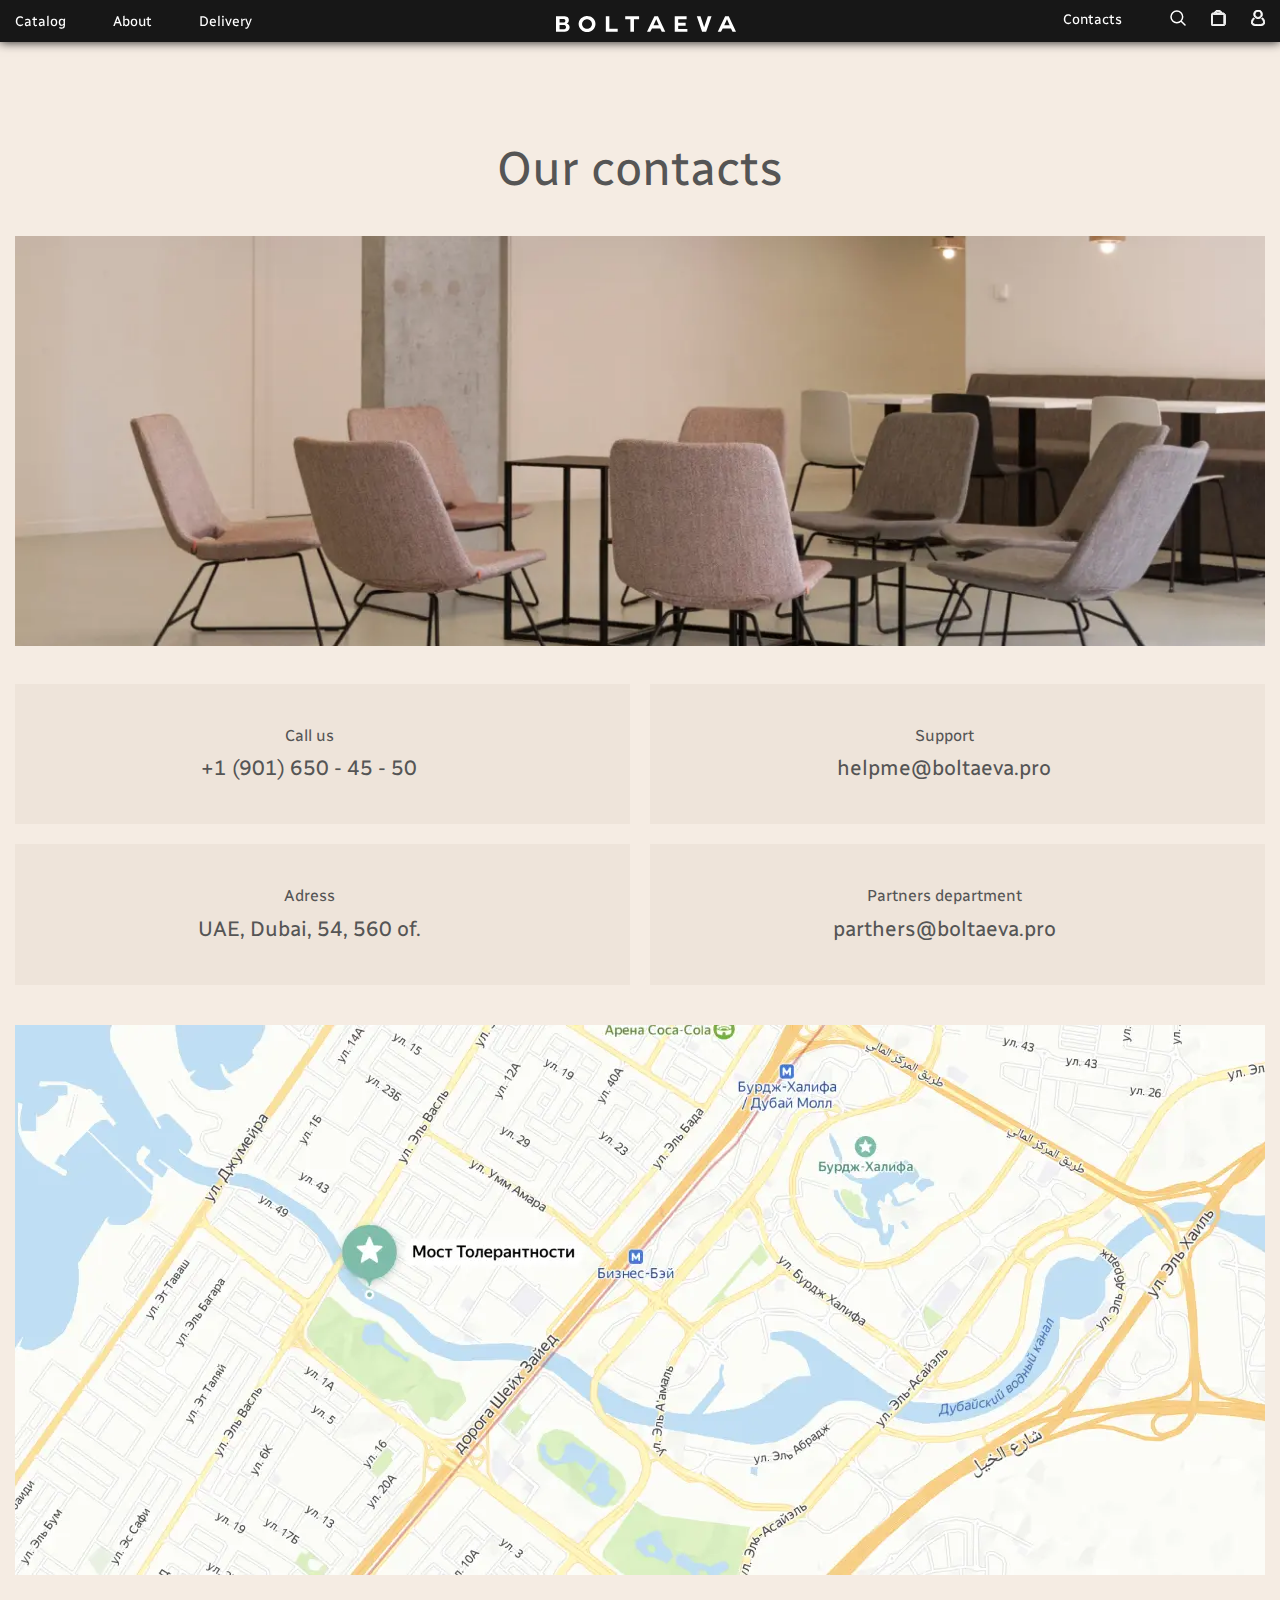
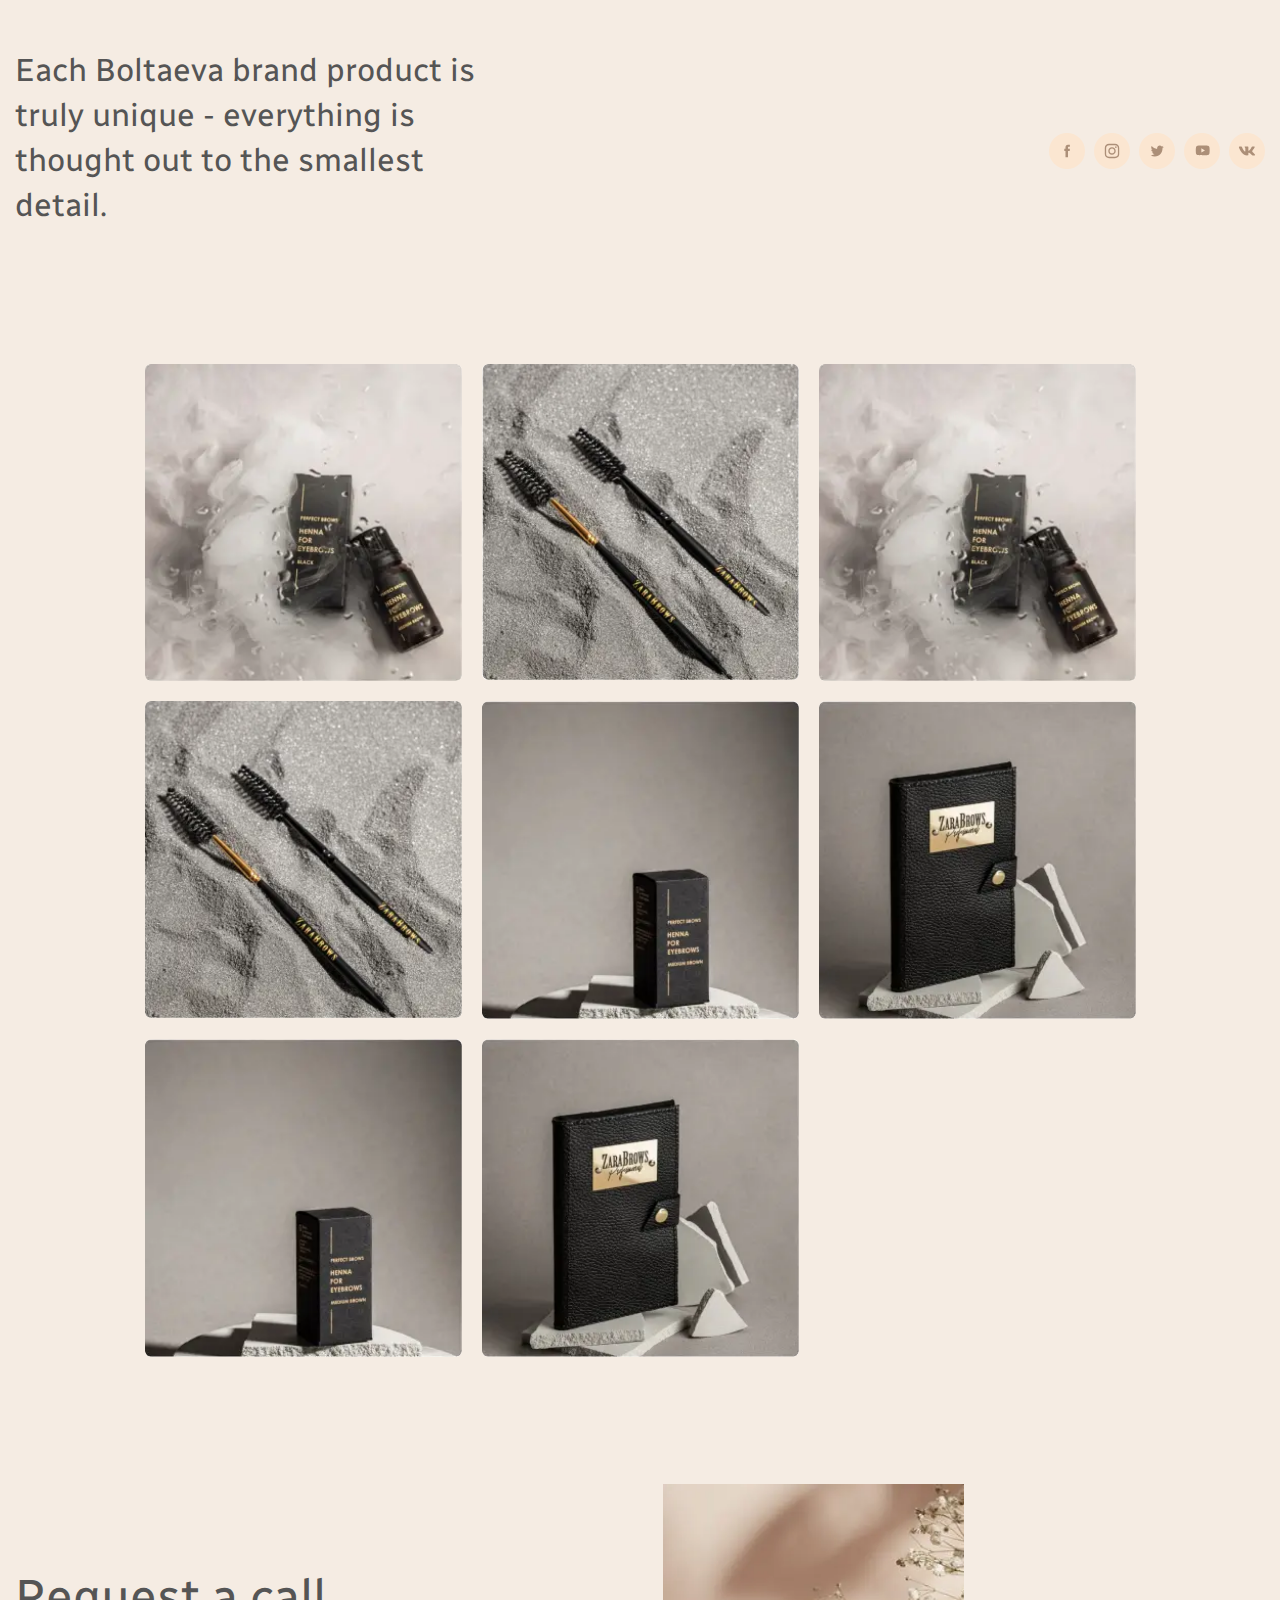
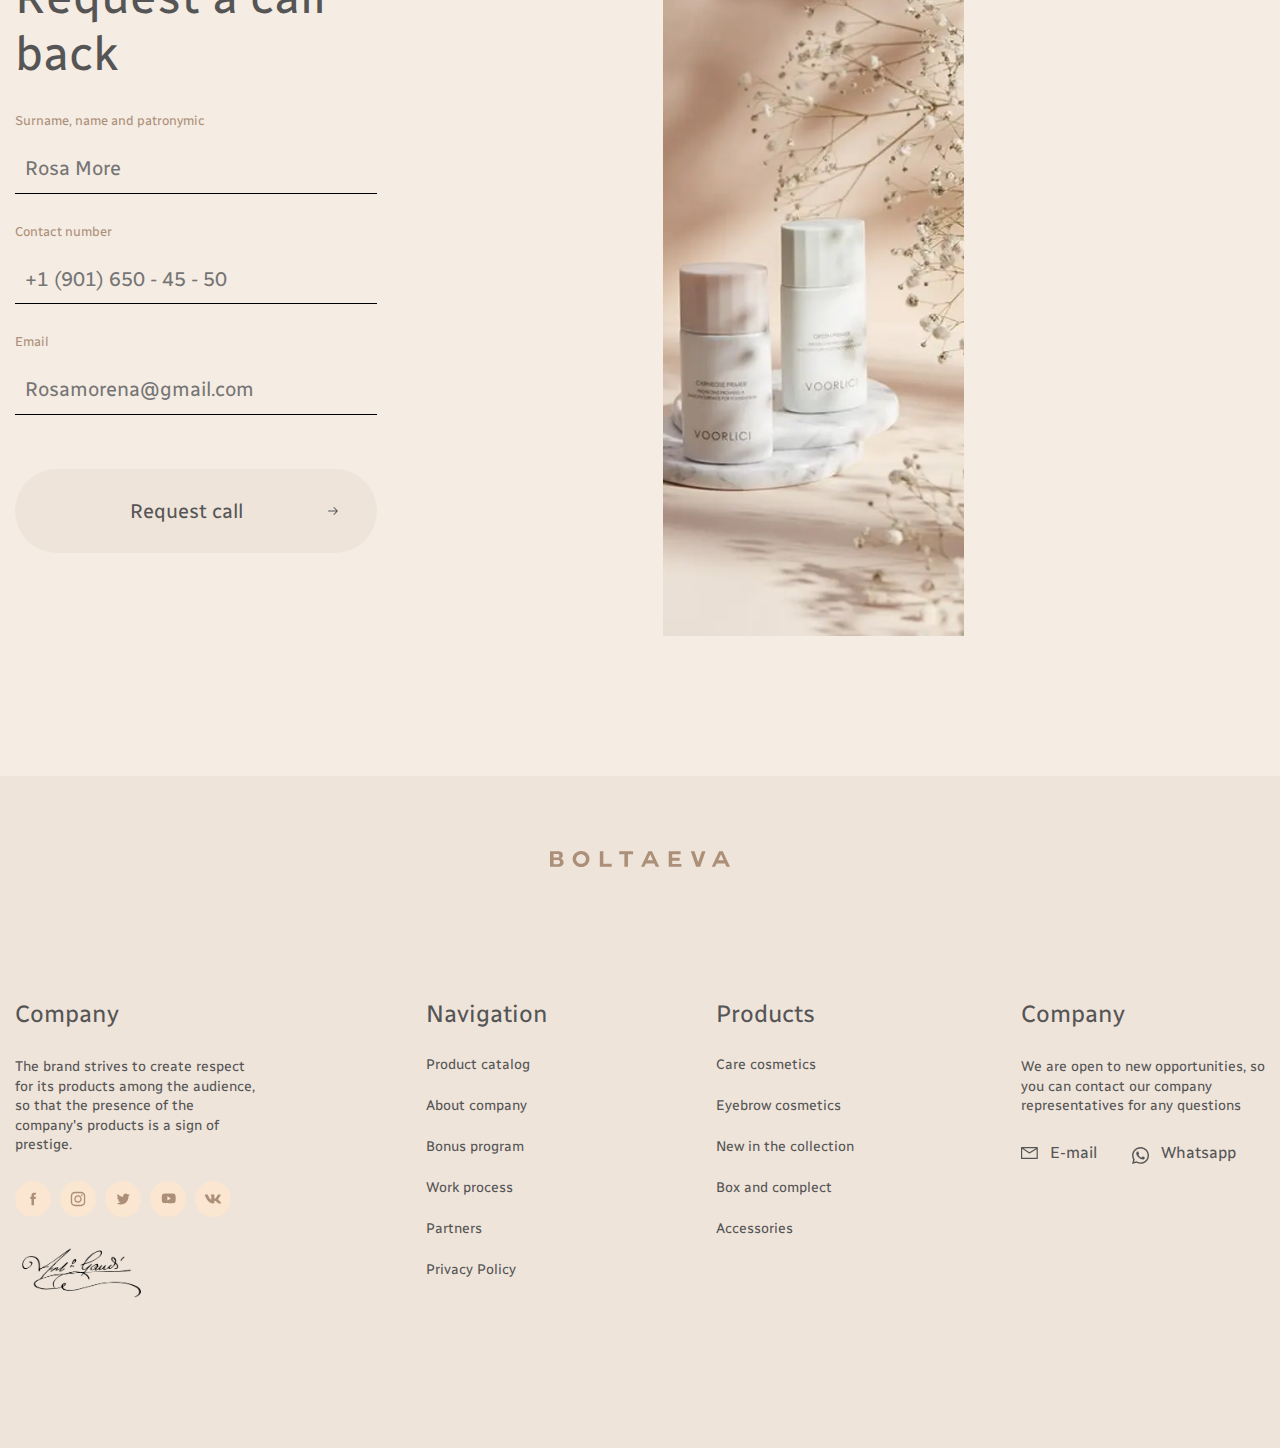
<file: contact.html>
<!DOCTYPE html>
<html lang="en">

<head>
	<title>Главная</title>
	<meta charset="UTF-8" />
	<meta name="format-detection" content="telephone=no" />
	<!-- <style>body{opacity: 0;}</style> -->
	<link rel="stylesheet" href="css/style.min.css?_v=20220502111958" />
	<link rel="shortcut icon" href="img/logo-icon.png" />
	<!-- <meta name="robots" content="noindex, nofollow"> -->
	<meta name="viewport" content="width=device-width, initial-scale=1.0" />
</head>

<body>
	<div class="wrapper">
		<header class="header">
			<div class="header__container">
				<div class="burger">
					<div class="burger__top">
						<img src="img/burger/01.svg" alt="search" class="burger__search" />
						<img src="img/burger/02.svg" alt="logo" class="burger__logo" />
						<img src="img/burger/03.svg" alt="user" class="burger__user" />
						<img src="img/burger/04.svg" alt="pagest" class="burger__pagest" />
					</div>
					<ul class="burger__items">
						<li class="burger__item">
							<a href="./checkout.html" class="burger__links">Main page</a>
						</li>
						<li class="burger__item">
							<a href="./catalog.html" class="burger__links">Catalog</a>
						</li>
						<li class="burger__item">
							<a href="./about.html" class="burger__links">About</a>
						</li>
						<li class="burger__item">
							<a href="./delivery.html" class="burger__links">Delivery</a>
						</li>
						<li class="burger__item">
							<a href="./contact.html" class="burger__links">Contacts</a>
						</li>
						<li class="burger__item">
							<a href="./program.html" class="burger__links">Bonus program</a>
						</li>
						<li class="burger__item">
							<a href="./working.html" class="burger__links">Work process</a>
						</li>
						<li class="burger__item">
							<a href="./partners.html" class="burger__links">Partners</a>
						</li>
					</ul>
				</div>
				<div class="header__menu menu">
					<button type="button" class="menu__icon icon-menu"><span></span></button>
					<nav class="menu__body">
						<ul class="menu__list">
							<li class="menu__item">
								<a href="./catalog.html" class="menu__link">Catalog</a>
							</li>
							<li class="menu__item">
								<a href="./about.html" class="menu__link">About</a>
							</li>
							<li class="menu__item">
								<a href="./delivery.html" class="menu__link">Delivery</a>
							</li>
						</ul>
					</nav>
				</div>
				<a href="./index.html" class="header__logo"><img src="img/logo.svg" alt="logo" /></a>
				<ul class="header__items">
					<li class="header-item">
						<a href="./contact.html" class="header-item__link">Contacts</a>
					</li>
					<li class="header-item">
						<a href="./catalog.html" class="header-item__link">
							<svg width="16" height="16" viewBox="0 0 16 16" fill="none" xmlns="http://www.w3.org/2000/svg">
								<path d="M15 15L10.9556 10.9556M12.6667 6.83333C12.6667 10.055 10.055 12.6667 6.83333 12.6667C3.61167 12.6667 1 10.055 1 6.83333C1 3.61167 3.61167 1 6.83333 1C10.055 1 12.6667 3.61167 12.6667 6.83333Z" stroke="#fff" stroke-width="1.5" stroke-linecap="round" stroke-linejoin="round" />
							</svg>
						</a>
					</li>
					<li class="header-item">
						<a href="./shoping.html" class="header-item__link">
							<svg width="15" height="16" viewBox="0 0 15 16" fill="none" xmlns="http://www.w3.org/2000/svg">
								<path d="M11.9975 3.2746H10.5499C10.4777 2.45197 10.0872 1.68543 9.45564 1.12678C8.82409 0.568129 7.9976 0.258107 7.13983 0.258107C6.28206 0.258107 5.45556 0.568129 4.82402 1.12678C4.19247 1.68543 3.80193 2.45197 3.72973 3.2746H2.28214C1.74533 3.2746 1.23051 3.47984 0.850933 3.84516C0.471353 4.21049 0.258107 4.70598 0.258107 5.22263V13.794C0.258107 14.3106 0.471353 14.8061 0.850933 15.1714C1.23051 15.5367 1.74533 15.742 2.28214 15.742H11.9975C12.5343 15.742 13.0491 15.5367 13.4287 15.1714C13.8083 14.8061 14.0215 14.3106 14.0215 13.794V5.22263C14.0215 4.70598 13.8083 4.21049 13.4287 3.84516C13.0491 3.47984 12.5343 3.2746 11.9975 3.2746ZM7.13983 1.03437C7.78318 1.03629 8.40341 1.26548 8.88278 1.67845C9.36216 2.09141 9.66731 2.6594 9.74031 3.2746H4.53935C4.61235 2.6594 4.9175 2.09141 5.39687 1.67845C5.87625 1.26548 6.49647 1.03629 7.13983 1.03437ZM13.2119 13.794C13.2119 14.1039 13.084 14.4012 12.8562 14.6204C12.6285 14.8396 12.3196 14.9628 11.9975 14.9628H2.28214C1.96006 14.9628 1.65116 14.8396 1.42342 14.6204C1.19567 14.4012 1.06772 14.1039 1.06772 13.794V5.22263C1.06772 4.91264 1.19567 4.61534 1.42342 4.39615C1.65116 4.17695 1.96006 4.05381 2.28214 4.05381H11.9975C12.3196 4.05381 12.6285 4.17695 12.8562 4.39615C13.084 4.61534 13.2119 4.91264 13.2119 5.22263V13.794Z" fill="#555555" />
								<path stroke="#fff" fill-rule="evenodd" clip-rule="evenodd" d="M10.7781 3.01649H11.9975C12.5996 3.01649 13.179 3.24661 13.6076 3.65918C14.0366 4.07208 14.2796 4.63424 14.2796 5.22258V13.7939C14.2796 14.3823 14.0366 14.9444 13.6076 15.3573C13.179 15.7699 12.5996 16 11.9975 16H2.2821C1.67997 16 1.1006 15.7699 0.671936 15.3573C0.242932 14.9444 0 14.3823 0 13.7939V5.22258C0 4.63424 0.242932 4.07208 0.671936 3.65918C1.1006 3.24661 1.67997 3.01649 2.2821 3.01649H3.50151C3.62777 2.21688 4.03348 1.48145 4.65299 0.933445C5.33261 0.332271 6.22023 0 7.13979 0C8.05934 0 8.94696 0.332271 9.62658 0.933445C10.2461 1.48145 10.6518 2.21688 10.7781 3.01649ZM10.5499 3.2746H11.9975C12.5343 3.2746 13.0491 3.47984 13.4287 3.84516C13.8083 4.21049 14.0215 4.70598 14.0215 5.22263V13.794C14.0215 14.3106 13.8083 14.8061 13.4287 15.1714C13.0491 15.5367 12.5343 15.742 11.9975 15.742H2.28214C1.74533 15.742 1.23051 15.5367 0.850933 15.1714C0.471353 14.8061 0.258107 14.3106 0.258107 13.794V5.22263C0.258107 4.70598 0.471353 4.21049 0.850933 3.84516C1.23051 3.47984 1.74533 3.2746 2.28214 3.2746H3.72973C3.80193 2.45197 4.19247 1.68543 4.82402 1.12678C5.45556 0.568129 6.28206 0.258107 7.13983 0.258107C7.9976 0.258107 8.82409 0.568129 9.45564 1.12678C10.0872 1.68543 10.4777 2.45197 10.5499 3.2746ZM8.71431 1.87392C8.28262 1.50203 7.72244 1.29431 7.13979 1.29239C6.55713 1.29431 5.99695 1.50203 5.56526 1.87392C5.21028 2.17973 4.9627 2.5787 4.84969 3.01649H9.42989C9.31687 2.5787 9.06929 2.17973 8.71431 1.87392ZM9.69548 3.01649C9.5774 2.50169 9.29431 2.03296 8.88278 1.67845C8.40341 1.26548 7.78318 1.03629 7.13983 1.03437C6.49647 1.03629 5.87625 1.26548 5.39687 1.67845C4.98534 2.03296 4.70217 2.50169 4.58409 3.01649C4.56462 3.10136 4.54968 3.18753 4.53935 3.2746H9.74031C9.72998 3.18753 9.71495 3.10136 9.69548 3.01649ZM12.6772 14.4344C12.8556 14.2628 12.9538 14.0322 12.9538 13.7939V5.22258C12.9538 4.98429 12.8556 4.75367 12.6772 4.58204C12.4986 4.41009 12.2542 4.31183 11.9975 4.31183H2.2821C2.02534 4.31183 1.78099 4.41009 1.60233 4.58204C1.42401 4.75367 1.32574 4.98429 1.32574 5.22258V13.7939C1.32574 14.0322 1.42401 14.2628 1.60233 14.4344C1.78099 14.6064 2.02534 14.7047 2.2821 14.7047H11.9975C12.2542 14.7047 12.4986 14.6064 12.6772 14.4344ZM12.8562 14.6204C13.084 14.4012 13.2119 14.1039 13.2119 13.794V5.22263C13.2119 4.91264 13.084 4.61534 12.8562 4.39615C12.6285 4.17695 12.3196 4.05381 11.9975 4.05381H2.28214C1.96006 4.05381 1.65116 4.17695 1.42342 4.39615C1.19567 4.61534 1.06772 4.91264 1.06772 5.22263V13.794C1.06772 14.1039 1.19567 14.4012 1.42342 14.6204C1.65116 14.8396 1.96006 14.9628 2.28214 14.9628H11.9975C12.3196 14.9628 12.6285 14.8396 12.8562 14.6204Z" fill="#555555" />
							</svg>
						</a>
					</li>
					<li class="header-item">
						<a href="./checkout.html" class="header-item__link">
							<svg width="14" height="16" viewBox="0 0 14 16" fill="none" xmlns="http://www.w3.org/2000/svg">
								<path d="M11.8116 8.11075C11.7543 8.05377 11.6862 8.00866 11.6114 7.97798C11.5366 7.9473 11.4565 7.93166 11.3756 7.93194C11.2948 7.93223 11.2148 7.94844 11.1402 7.97964C11.0656 8.01085 10.9978 8.05644 10.9409 8.11382C10.8839 8.1712 10.8388 8.23924 10.8081 8.31405C10.7774 8.38886 10.7618 8.46899 10.7621 8.54984C10.7624 8.6307 10.7786 8.71071 10.8098 8.78531C10.841 8.8599 10.8866 8.92762 10.9439 8.98459C11.4647 9.49979 11.878 10.1132 12.16 10.7892C12.4421 11.4653 12.5872 12.1905 12.587 12.9231C12.587 13.6738 10.427 14.7692 7.04856 14.7692C3.6701 14.7692 1.5101 13.6738 1.5101 12.9231C1.50913 12.1954 1.65156 11.4746 1.92927 10.802C2.20697 10.1294 2.6145 9.51809 3.12857 9.00305C3.24318 8.88775 3.30751 8.73178 3.30751 8.56921C3.30751 8.40663 3.24318 8.25066 3.12857 8.13536C3.01327 8.02074 2.8573 7.95641 2.69472 7.95641C2.53214 7.95641 2.37617 8.02074 2.26087 8.13536C1.63017 8.76254 1.13025 9.50869 0.790098 10.3305C0.449949 11.1524 0.276339 12.0336 0.279335 12.9231C0.279335 14.9231 3.76857 16 7.04856 16C10.3286 16 13.8178 14.9231 13.8178 12.9231C13.8202 12.0278 13.6439 11.1411 13.2995 10.3148C12.955 9.48851 12.4492 8.7392 11.8116 8.11075Z" fill="white" stroke="#fff" />
								<path d="M7.04854 8.61539C7.90052 8.61539 8.73337 8.36274 9.44176 7.88941C10.1502 7.41607 10.7023 6.7433 11.0283 5.95618C11.3544 5.16905 11.4397 4.30291 11.2735 3.4673C11.1072 2.63169 10.697 1.86414 10.0945 1.2617C9.49209 0.659254 8.72454 0.248986 7.88893 0.082773C7.05332 -0.0834402 6.18718 0.00186646 5.40005 0.327905C4.61293 0.653944 3.94016 1.20607 3.46682 1.91447C2.99349 2.62286 2.74084 3.45571 2.74084 4.30769C2.74084 5.45016 3.19469 6.54584 4.00254 7.35369C4.81039 8.16154 5.90607 8.61539 7.04854 8.61539ZM7.04854 1.23077C7.65709 1.23077 8.25199 1.41123 8.75798 1.74933C9.26398 2.08742 9.65836 2.56797 9.89124 3.13021C10.1241 3.69244 10.1851 4.31111 10.0663 4.90797C9.94761 5.50484 9.65456 6.05309 9.22425 6.48341C8.79393 6.91372 8.24568 7.20677 7.64881 7.32549C7.05195 7.44422 6.43328 7.38328 5.87105 7.1504C5.30882 6.91751 4.82827 6.52314 4.49017 6.01714C4.15207 5.51114 3.97161 4.91625 3.97161 4.30769C3.97161 3.49164 4.29579 2.70902 4.87282 2.13198C5.44986 1.55495 6.23249 1.23077 7.04854 1.23077Z" fill="white" stroke="#fff" />
							</svg>
						</a>
					</li>
				</ul>
			</div>
		</header>

		<main class="page">
			<section class="qur-contacts">
				<div class="qur-contacts__container">
					<h2 class="qur-contacts__title title">Our contacts</h2>
					<picture><source srcset="img/contact-im.webp" type="image/webp"><img class="qur-contacts__image image-width" src="img/contact-im.jpg" alt="contacts-image" /></picture>
					<div class="qur-contacts__items">
						<div class="contacts-item">
							<p class="contacts-item__name">Call us</p>
							<a href="#" class="contacts-item__link">+1 (901) 650 - 45 - 50</a>
						</div>
						<div class="contacts-item">
							<p class="contacts-item__name">Support</p>
							<a href="#" class="contacts-item__link">helpme@boltaeva.pro</a>
						</div>
						<div class="contacts-item">
							<p class="contacts-item__name">Adress</p>
							<a href="#" class="contacts-item__link">UAE, Dubai, 54, 560 of.</a>
						</div>
						<div class="contacts-item">
							<p class="contacts-item__name">Partners department</p>
							<a href="#" class="contacts-item__link">parthers@boltaeva.pro</a>
						</div>
					</div>
				</div>
			</section>
			<section class="map">
				<div class="map__container">
					<picture><source srcset="img/map.webp" type="image/webp"><img src="img/map.jpg" alt="map" class="map__image image-width" /></picture>
					<div class="map-itmes">
						<h3 class="map-itmes__text">
							Each Boltaeva brand product is truly unique - everything is
							thought out to the smallest detail.
						</h3>
						<ul class="socials">
							<li class="socials__item">
								<a href="#" class="socials__link"><img src="img/socials/01.svg" alt="fackebook" class="socials__icon" /></a>
							</li>
							<li class="socials__item">
								<a href="#" class="socials__link"><img src="img/socials/02.svg" alt="Instagram" class="socials__icon" /></a>
							</li>
							<li class="socials__item">
								<a href="#" class="socials__link"><img src="img/socials/03.svg" alt="tvith" class="socials__icon" /></a>
							</li>
							<li class="socials__item">
								<a href="#" class="socials__link"><img src="img/socials/04.svg" alt="youtobe" class="socials__icon" /></a>
							</li>
							<li class="socials__item">
								<a href="#" class="socials__link"><img src="img/socials/05.svg" alt="vk" class="socials__icon" /></a>
							</li>
						</ul>
					</div>
				</div>
			</section>
			<section class="gallery">
				<div class="gallery__container">
					<div class="gallery__items">
						<picture><source srcset="img/gallery/01.webp" type="image/webp"><img src="img/gallery/01.jpg" alt="gallery-image" class="gallery__item" /></picture>
						<picture><source srcset="img/gallery/02.webp" type="image/webp"><img src="img/gallery/02.jpg" alt="gallery-image" class="gallery__item" /></picture>
						<picture><source srcset="img/gallery/03.webp" type="image/webp"><img src="img/gallery/03.jpg" alt="gallery-image" class="gallery__item" /></picture>
						<picture><source srcset="img/gallery/04.webp" type="image/webp"><img src="img/gallery/04.jpg" alt="gallery-image" class="gallery__item" /></picture>
						<picture><source srcset="img/gallery/05.webp" type="image/webp"><img src="img/gallery/05.jpg" alt="gallery-image" class="gallery__item" /></picture>
						<picture><source srcset="img/gallery/06.webp" type="image/webp"><img src="img/gallery/06.jpg" alt="gallery-image" class="gallery__item" /></picture>
						<picture><source srcset="img/gallery/05.webp" type="image/webp"><img src="img/gallery/05.jpg" alt="gallery-image" class="gallery__item" /></picture>
						<picture><source srcset="img/gallery/06.webp" type="image/webp"><img src="img/gallery/06.jpg" alt="gallery-image" class="gallery__item" /></picture>
					</div>
				</div>
			</section>
			<section class="contact-form contact-form_padding">
				<div class="contact-form__container">
					<div class="contact-form__desc">
						<h3 class="contact-form__title title">Request a call back</h3>
						<form action="#" class="contact-form__form">
							<label contact-form__label for="">
								<span class="contact-form__name">Surname, name and patronymic
								</span>
								<input type="text" class="contact-form__input" placeholder="Rosa More                  " />
							</label>
							<label contact-form__label for="">
								<span class="contact-form__name">Contact number </span>
								<input type="text" class="contact-form__input" placeholder="+1 (901) 650 - 45 - 50" />
							</label>
							<label contact-form__label for="">
								<span class="contact-form__name">Email </span>
								<input type="text" class="contact-form__input" placeholder="Rosamorena@gmail.com                  " />
							</label>
							<button class="contact-form__button button-style">
								Request call
							</button>
						</form>
					</div>
					<picture><source srcset="img/about-02.webp" type="image/webp"><img src="img/about-02.jpg" alt="images-form" class="contact-form__image image-width" /></picture>
				</div>
			</section>
		</main>
		<footer class="footer">
			<div class="footer__container">
				<a href="./index.html" class="footer__logo">
					<img src="img/logo02.svg" alt="" />
				</a>
				<div class="footer__items">
					<div class="footer-item">
						<p class="footer-item__name footer-name">Company</p>
						<p class="footer-item__text">
							The brand strives to create respect for its products among the
							audience, so that the presence of the company's products is a sign of
							prestige.
						</p>
						<ul class="socials">
							<li class="socials__item">
								<a href="#" class="socials__link"><img src="img/socials/01.svg" alt="fackebook" class="socials__icon" /></a>
							</li>
							<li class="socials__item">
								<a href="#" class="socials__link"><img src="img/socials/02.svg" alt="Instagram" class="socials__icon" /></a>
							</li>
							<li class="socials__item">
								<a href="#" class="socials__link"><img src="img/socials/03.svg" alt="tvith" class="socials__icon" /></a>
							</li>
							<li class="socials__item">
								<a href="#" class="socials__link"><img src="img/socials/04.svg" alt="youtobe" class="socials__icon" /></a>
							</li>
							<li class="socials__item">
								<a href="#" class="socials__link"><img src="img/socials/05.svg" alt="vk" class="socials__icon" /></a>
							</li>
						</ul>
						<picture><source srcset="img/podpis.webp" type="image/webp"><img class="footer-item__signature signature" src="img/podpis.png" alt="" /></picture>
					</div>
					<ul class="footer-list">
						<li class="footer-list__item">
							<p class="footer-name">Navigation</p>
						</li>
						<li class="footer-list__item">
							<a href="./catalog.html" class="footer-list__link">Product catalog</a>
						</li>
						<li class="footer-list__item">
							<a href="./about.html" class="footer-list__link">About company</a>
						</li>
						<li class="footer-list__item">
							<a href="./program.html" class="footer-list__link">Bonus program</a>
						</li>
						<li class="footer-list__item">
							<a href="./working.html" class="footer-list__link">Work process</a>
						</li>
						<li class="footer-list__item">
							<a href="./partners.html" class="footer-list__link">Partners</a>
						</li>
						<li class="footer-list__item">
							<a href="./delivery.html" class="footer-list__link">Privacy Policy</a>
						</li>
					</ul>
					<ul class="footer-list">
						<li class="footer-list__item">
							<p class="footer-name">Products</p>
						</li>
						<li class="footer-list__item">
							<a href="./catalog.html" class="footer-list__link">Care cosmetics</a>
						</li>
						<li class="footer-list__item">
							<a href="./delivery.html" class="footer-list__link">Eyebrow cosmetics</a>
						</li>
						<li class="footer-list__item">
							<a href="./shoping.html" class="footer-list__link">New in the collection</a>
						</li>
						<li class="footer-list__item">
							<a href="./program.html" class="footer-list__link">Box and complect
							</a>
						</li>
						<li class="footer-list__item">
							<a href="./contact.html" class="footer-list__link">Accessories</a>
						</li>
					</ul>
					<div class="footer-item">
						<p class="footer-item__name footer-name">Company</p>
						<p class="footer-item__text">
							We are open to new opportunities, so you can contact our company
							representatives for any questions
						</p>
						<div class="footer-item__contact">
							<a href="mailto:abc@example.com" class="footer-item__mail">E-mail</a>
							<a href="whatsapp://+380680752412" class="footer-item__whatsap">Whatsapp</a>
						</div>
					</div>
					<div data-spollers class="footer-spollers">
						<div class="footer-list spollers__item">
							<button type="button" data-spoller class="footer-name spollers__title">
								Products
							</button>
							<ul class="footer-colums spollers__body">
								<li class="footer-colums__item">
									<a href="./catalog.html" class="footer-colums__link">Care cosmetics</a>
								</li>
								<li class="footer-colums__item">
									<a href="./shoping.html" class="footer-colums__link">Eyebrow cosmetics</a>
								</li>
								<li class="footer-colums__item">
									<a href="./checkout.html" class="footer-colums__link">New in the collection</a>
								</li>
								<li class="footer-colums__item">
									<a href="./checkout.html" class="footer-colums__link">Box and complect
									</a>
								</li>
								<li class="footer-colums__item">
									<a href="./program.html" class="footer-colums__link">Accessories</a>
								</li>
								<li class="footer-colums__item">
									<a href="./delivery.html" class="footer-colums__link">Privacy Policy</a>
								</li>
							</ul>
						</div>
						<div class="footer-colums spollers__item">
							<button type="button" data-spoller class="footer-name spollers__title">
								Navigation
							</button>
							<ul class="footer-colums spollers__body">
								<li class="footer-colums__item">
									<a href="./catalog.html" class="footer-colums__link">Product catalog</a>
								</li>
								<li class="footer-colums__item">
									<a href="./about.html" class="footer-colums__link">About company</a>
								</li>
								<li class="footer-colums__item">
									<a href="./program.html" class="footer-colums__link">Bonus program</a>
								</li>
								<li class="footer-colums__item">
									<a href="./working.html" class="footer-colums__link">Work process</a>
								</li>
								<li class="footer-colums__item">
									<a href="./partners.html" class="footer-colums__link">Partners</a>
								</li>
								<li class="footer-colums__item">
									<a href="./delivery.html" class="footer-colums__link">Privacy Policy</a>
								</li>
							</ul>
						</div>
					</div>
				</div>
			</div>
		</footer>

	</div>
	<!-- 
<div id="popup" aria-hidden="true" class="popup">
	<div class="popup__wrapper">
		<div class="popup__content">
			<button data-close type="button" class="popup__close">Закрыть</button>
			<div class="popup__text">
			</div>
		</div>
	</div>
</div>
 -->
	<script src="js/app.min.js?_v=20220502111958"></script>
</body>

</html>
</file>
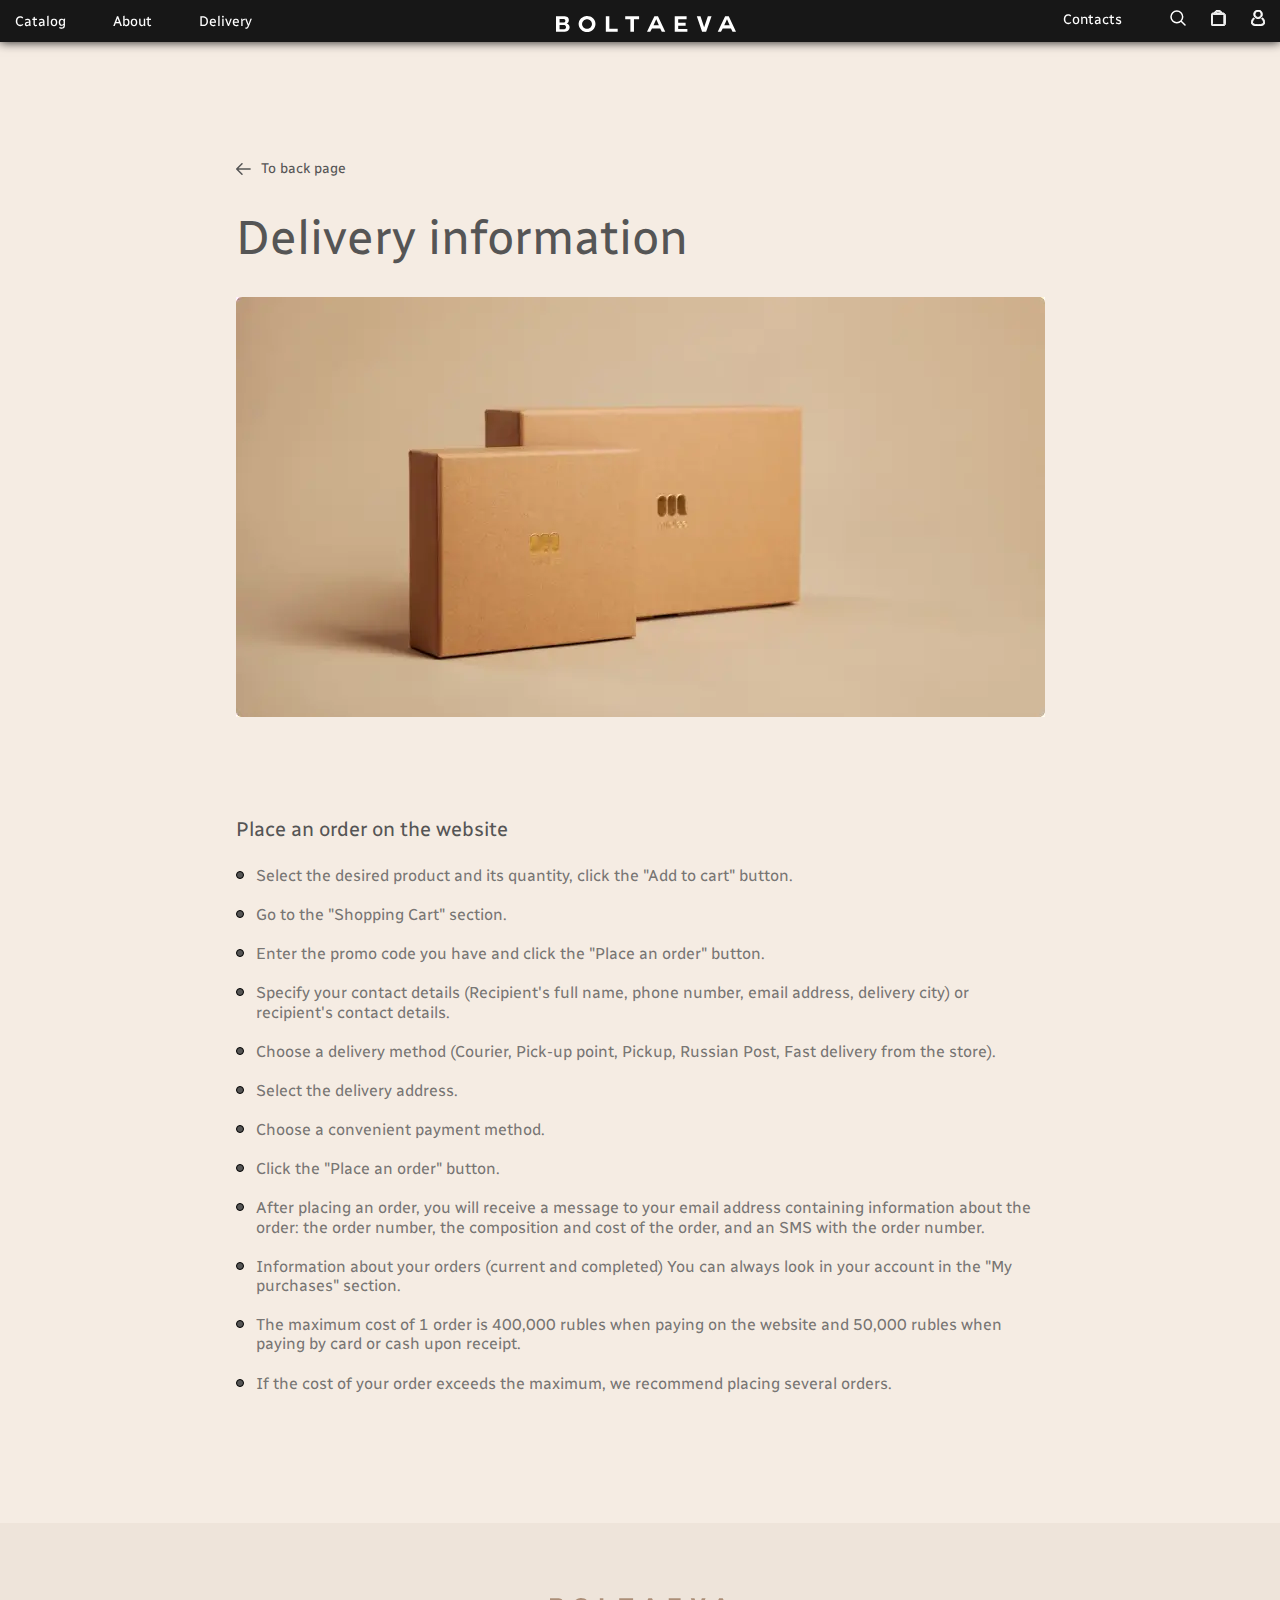
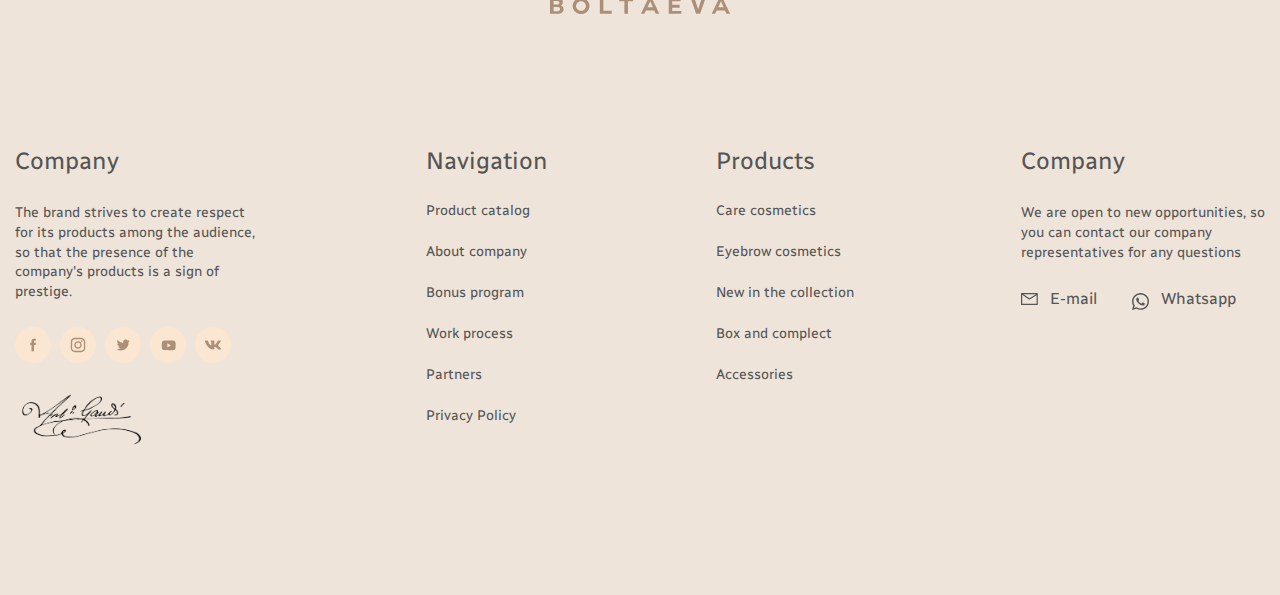
<file: delivery.html>
<!DOCTYPE html>
<html lang="en">

<head>
	<title>Главная</title>
	<meta charset="UTF-8" />
	<meta name="format-detection" content="telephone=no" />
	<!-- <style>body{opacity: 0;}</style> -->
	<link rel="stylesheet" href="css/style.min.css?_v=20220502111958" />
	<link rel="shortcut icon" href="img/logo-icon.png" />
	<!-- <meta name="robots" content="noindex, nofollow"> -->
	<meta name="viewport" content="width=device-width, initial-scale=1.0" />
</head>

<body>
	<div class="wrapper">
		<header class="header">
			<div class="header__container">
				<div class="burger">
					<div class="burger__top">
						<img src="img/burger/01.svg" alt="search" class="burger__search" />
						<img src="img/burger/02.svg" alt="logo" class="burger__logo" />
						<img src="img/burger/03.svg" alt="user" class="burger__user" />
						<img src="img/burger/04.svg" alt="pagest" class="burger__pagest" />
					</div>
					<ul class="burger__items">
						<li class="burger__item">
							<a href="./checkout.html" class="burger__links">Main page</a>
						</li>
						<li class="burger__item">
							<a href="./catalog.html" class="burger__links">Catalog</a>
						</li>
						<li class="burger__item">
							<a href="./about.html" class="burger__links">About</a>
						</li>
						<li class="burger__item">
							<a href="./delivery.html" class="burger__links">Delivery</a>
						</li>
						<li class="burger__item">
							<a href="./contact.html" class="burger__links">Contacts</a>
						</li>
						<li class="burger__item">
							<a href="./program.html" class="burger__links">Bonus program</a>
						</li>
						<li class="burger__item">
							<a href="./working.html" class="burger__links">Work process</a>
						</li>
						<li class="burger__item">
							<a href="./partners.html" class="burger__links">Partners</a>
						</li>
					</ul>
				</div>
				<div class="header__menu menu">
					<button type="button" class="menu__icon icon-menu"><span></span></button>
					<nav class="menu__body">
						<ul class="menu__list">
							<li class="menu__item">
								<a href="./catalog.html" class="menu__link">Catalog</a>
							</li>
							<li class="menu__item">
								<a href="./about.html" class="menu__link">About</a>
							</li>
							<li class="menu__item">
								<a href="./delivery.html" class="menu__link">Delivery</a>
							</li>
						</ul>
					</nav>
				</div>
				<a href="./index.html" class="header__logo"><img src="img/logo.svg" alt="logo" /></a>
				<ul class="header__items">
					<li class="header-item">
						<a href="./contact.html" class="header-item__link">Contacts</a>
					</li>
					<li class="header-item">
						<a href="./catalog.html" class="header-item__link">
							<svg width="16" height="16" viewBox="0 0 16 16" fill="none" xmlns="http://www.w3.org/2000/svg">
								<path d="M15 15L10.9556 10.9556M12.6667 6.83333C12.6667 10.055 10.055 12.6667 6.83333 12.6667C3.61167 12.6667 1 10.055 1 6.83333C1 3.61167 3.61167 1 6.83333 1C10.055 1 12.6667 3.61167 12.6667 6.83333Z" stroke="#fff" stroke-width="1.5" stroke-linecap="round" stroke-linejoin="round" />
							</svg>
						</a>
					</li>
					<li class="header-item">
						<a href="./shoping.html" class="header-item__link">
							<svg width="15" height="16" viewBox="0 0 15 16" fill="none" xmlns="http://www.w3.org/2000/svg">
								<path d="M11.9975 3.2746H10.5499C10.4777 2.45197 10.0872 1.68543 9.45564 1.12678C8.82409 0.568129 7.9976 0.258107 7.13983 0.258107C6.28206 0.258107 5.45556 0.568129 4.82402 1.12678C4.19247 1.68543 3.80193 2.45197 3.72973 3.2746H2.28214C1.74533 3.2746 1.23051 3.47984 0.850933 3.84516C0.471353 4.21049 0.258107 4.70598 0.258107 5.22263V13.794C0.258107 14.3106 0.471353 14.8061 0.850933 15.1714C1.23051 15.5367 1.74533 15.742 2.28214 15.742H11.9975C12.5343 15.742 13.0491 15.5367 13.4287 15.1714C13.8083 14.8061 14.0215 14.3106 14.0215 13.794V5.22263C14.0215 4.70598 13.8083 4.21049 13.4287 3.84516C13.0491 3.47984 12.5343 3.2746 11.9975 3.2746ZM7.13983 1.03437C7.78318 1.03629 8.40341 1.26548 8.88278 1.67845C9.36216 2.09141 9.66731 2.6594 9.74031 3.2746H4.53935C4.61235 2.6594 4.9175 2.09141 5.39687 1.67845C5.87625 1.26548 6.49647 1.03629 7.13983 1.03437ZM13.2119 13.794C13.2119 14.1039 13.084 14.4012 12.8562 14.6204C12.6285 14.8396 12.3196 14.9628 11.9975 14.9628H2.28214C1.96006 14.9628 1.65116 14.8396 1.42342 14.6204C1.19567 14.4012 1.06772 14.1039 1.06772 13.794V5.22263C1.06772 4.91264 1.19567 4.61534 1.42342 4.39615C1.65116 4.17695 1.96006 4.05381 2.28214 4.05381H11.9975C12.3196 4.05381 12.6285 4.17695 12.8562 4.39615C13.084 4.61534 13.2119 4.91264 13.2119 5.22263V13.794Z" fill="#555555" />
								<path stroke="#fff" fill-rule="evenodd" clip-rule="evenodd" d="M10.7781 3.01649H11.9975C12.5996 3.01649 13.179 3.24661 13.6076 3.65918C14.0366 4.07208 14.2796 4.63424 14.2796 5.22258V13.7939C14.2796 14.3823 14.0366 14.9444 13.6076 15.3573C13.179 15.7699 12.5996 16 11.9975 16H2.2821C1.67997 16 1.1006 15.7699 0.671936 15.3573C0.242932 14.9444 0 14.3823 0 13.7939V5.22258C0 4.63424 0.242932 4.07208 0.671936 3.65918C1.1006 3.24661 1.67997 3.01649 2.2821 3.01649H3.50151C3.62777 2.21688 4.03348 1.48145 4.65299 0.933445C5.33261 0.332271 6.22023 0 7.13979 0C8.05934 0 8.94696 0.332271 9.62658 0.933445C10.2461 1.48145 10.6518 2.21688 10.7781 3.01649ZM10.5499 3.2746H11.9975C12.5343 3.2746 13.0491 3.47984 13.4287 3.84516C13.8083 4.21049 14.0215 4.70598 14.0215 5.22263V13.794C14.0215 14.3106 13.8083 14.8061 13.4287 15.1714C13.0491 15.5367 12.5343 15.742 11.9975 15.742H2.28214C1.74533 15.742 1.23051 15.5367 0.850933 15.1714C0.471353 14.8061 0.258107 14.3106 0.258107 13.794V5.22263C0.258107 4.70598 0.471353 4.21049 0.850933 3.84516C1.23051 3.47984 1.74533 3.2746 2.28214 3.2746H3.72973C3.80193 2.45197 4.19247 1.68543 4.82402 1.12678C5.45556 0.568129 6.28206 0.258107 7.13983 0.258107C7.9976 0.258107 8.82409 0.568129 9.45564 1.12678C10.0872 1.68543 10.4777 2.45197 10.5499 3.2746ZM8.71431 1.87392C8.28262 1.50203 7.72244 1.29431 7.13979 1.29239C6.55713 1.29431 5.99695 1.50203 5.56526 1.87392C5.21028 2.17973 4.9627 2.5787 4.84969 3.01649H9.42989C9.31687 2.5787 9.06929 2.17973 8.71431 1.87392ZM9.69548 3.01649C9.5774 2.50169 9.29431 2.03296 8.88278 1.67845C8.40341 1.26548 7.78318 1.03629 7.13983 1.03437C6.49647 1.03629 5.87625 1.26548 5.39687 1.67845C4.98534 2.03296 4.70217 2.50169 4.58409 3.01649C4.56462 3.10136 4.54968 3.18753 4.53935 3.2746H9.74031C9.72998 3.18753 9.71495 3.10136 9.69548 3.01649ZM12.6772 14.4344C12.8556 14.2628 12.9538 14.0322 12.9538 13.7939V5.22258C12.9538 4.98429 12.8556 4.75367 12.6772 4.58204C12.4986 4.41009 12.2542 4.31183 11.9975 4.31183H2.2821C2.02534 4.31183 1.78099 4.41009 1.60233 4.58204C1.42401 4.75367 1.32574 4.98429 1.32574 5.22258V13.7939C1.32574 14.0322 1.42401 14.2628 1.60233 14.4344C1.78099 14.6064 2.02534 14.7047 2.2821 14.7047H11.9975C12.2542 14.7047 12.4986 14.6064 12.6772 14.4344ZM12.8562 14.6204C13.084 14.4012 13.2119 14.1039 13.2119 13.794V5.22263C13.2119 4.91264 13.084 4.61534 12.8562 4.39615C12.6285 4.17695 12.3196 4.05381 11.9975 4.05381H2.28214C1.96006 4.05381 1.65116 4.17695 1.42342 4.39615C1.19567 4.61534 1.06772 4.91264 1.06772 5.22263V13.794C1.06772 14.1039 1.19567 14.4012 1.42342 14.6204C1.65116 14.8396 1.96006 14.9628 2.28214 14.9628H11.9975C12.3196 14.9628 12.6285 14.8396 12.8562 14.6204Z" fill="#555555" />
							</svg>
						</a>
					</li>
					<li class="header-item">
						<a href="./checkout.html" class="header-item__link">
							<svg width="14" height="16" viewBox="0 0 14 16" fill="none" xmlns="http://www.w3.org/2000/svg">
								<path d="M11.8116 8.11075C11.7543 8.05377 11.6862 8.00866 11.6114 7.97798C11.5366 7.9473 11.4565 7.93166 11.3756 7.93194C11.2948 7.93223 11.2148 7.94844 11.1402 7.97964C11.0656 8.01085 10.9978 8.05644 10.9409 8.11382C10.8839 8.1712 10.8388 8.23924 10.8081 8.31405C10.7774 8.38886 10.7618 8.46899 10.7621 8.54984C10.7624 8.6307 10.7786 8.71071 10.8098 8.78531C10.841 8.8599 10.8866 8.92762 10.9439 8.98459C11.4647 9.49979 11.878 10.1132 12.16 10.7892C12.4421 11.4653 12.5872 12.1905 12.587 12.9231C12.587 13.6738 10.427 14.7692 7.04856 14.7692C3.6701 14.7692 1.5101 13.6738 1.5101 12.9231C1.50913 12.1954 1.65156 11.4746 1.92927 10.802C2.20697 10.1294 2.6145 9.51809 3.12857 9.00305C3.24318 8.88775 3.30751 8.73178 3.30751 8.56921C3.30751 8.40663 3.24318 8.25066 3.12857 8.13536C3.01327 8.02074 2.8573 7.95641 2.69472 7.95641C2.53214 7.95641 2.37617 8.02074 2.26087 8.13536C1.63017 8.76254 1.13025 9.50869 0.790098 10.3305C0.449949 11.1524 0.276339 12.0336 0.279335 12.9231C0.279335 14.9231 3.76857 16 7.04856 16C10.3286 16 13.8178 14.9231 13.8178 12.9231C13.8202 12.0278 13.6439 11.1411 13.2995 10.3148C12.955 9.48851 12.4492 8.7392 11.8116 8.11075Z" fill="white" stroke="#fff" />
								<path d="M7.04854 8.61539C7.90052 8.61539 8.73337 8.36274 9.44176 7.88941C10.1502 7.41607 10.7023 6.7433 11.0283 5.95618C11.3544 5.16905 11.4397 4.30291 11.2735 3.4673C11.1072 2.63169 10.697 1.86414 10.0945 1.2617C9.49209 0.659254 8.72454 0.248986 7.88893 0.082773C7.05332 -0.0834402 6.18718 0.00186646 5.40005 0.327905C4.61293 0.653944 3.94016 1.20607 3.46682 1.91447C2.99349 2.62286 2.74084 3.45571 2.74084 4.30769C2.74084 5.45016 3.19469 6.54584 4.00254 7.35369C4.81039 8.16154 5.90607 8.61539 7.04854 8.61539ZM7.04854 1.23077C7.65709 1.23077 8.25199 1.41123 8.75798 1.74933C9.26398 2.08742 9.65836 2.56797 9.89124 3.13021C10.1241 3.69244 10.1851 4.31111 10.0663 4.90797C9.94761 5.50484 9.65456 6.05309 9.22425 6.48341C8.79393 6.91372 8.24568 7.20677 7.64881 7.32549C7.05195 7.44422 6.43328 7.38328 5.87105 7.1504C5.30882 6.91751 4.82827 6.52314 4.49017 6.01714C4.15207 5.51114 3.97161 4.91625 3.97161 4.30769C3.97161 3.49164 4.29579 2.70902 4.87282 2.13198C5.44986 1.55495 6.23249 1.23077 7.04854 1.23077Z" fill="white" stroke="#fff" />
							</svg>
						</a>
					</li>
				</ul>
			</div>
		</header>

		<main class="page">
			<section class="delivery-information">
				<div class="delivery-information__container">
					<a href="./index.html" class="delivery-information__link end-link">
						<svg width="15" height="12" viewBox="0 0 15 12" fill="none" xmlns="http://www.w3.org/2000/svg">
							<path d="M14.1248 6.74342H2.53793L6.52559 10.7311C6.81589 11.0214 6.81589 11.4922 6.52578 11.7823C6.23547 12.0726 5.76452 12.0726 5.47422 11.7823L0.217736 6.5256C0.183167 6.49104 0.152316 6.45294 0.125182 6.41242C0.11273 6.39365 0.103994 6.37339 0.093215 6.35388C0.0809487 6.33083 0.0668229 6.3089 0.0569727 6.28455C0.0463791 6.25946 0.0404326 6.23344 0.0329984 6.20742C0.0268653 6.18679 0.0188744 6.16709 0.0145998 6.14591C0.00493542 6.09758 -8.29883e-05 6.04889 -8.29883e-05 6.00001L0.000102406 5.99834C0.000288259 5.9502 0.00512127 5.90188 0.0145998 5.85449C0.0190603 5.83219 0.0274229 5.81156 0.0339277 5.78963C0.041176 5.76491 0.0467512 5.73982 0.0567873 5.71584C0.0675668 5.69001 0.082064 5.66659 0.0954454 5.64224C0.105481 5.62403 0.113472 5.60545 0.124995 5.58798C0.15213 5.5469 0.183354 5.50862 0.218109 5.47386L5.47441 0.21775C5.76471 -0.0725523 6.23547 -0.0725525 6.52578 0.217564C6.81608 0.507867 6.81608 0.978633 6.52578 1.26912L2.53811 5.2566H14.1248C14.5353 5.2566 14.8682 5.58946 14.8682 6.00001C14.8682 6.41056 14.5353 6.74342 14.1248 6.74342Z" fill="#555555" />
						</svg>
						<span class="end-link__links">To back page</span>
					</a>
					<h2 class="delivery-information__title title">
						Delivery information
					</h2>
					<picture><source srcset="img/delivery.webp" type="image/webp"><img src="img/delivery.jpg" alt="" class="delivery-information__img" /></picture>
				</div>
			</section>
			<section class="delivery-list">
				<div class="delivery-list__container">
					<h6 class="delivery-list__title">Place an order on the website</h6>
					<ul class="delivery-list__items">
						<li class="delivery-list__item">
							Select the desired product and its quantity, click the "Add to
							cart" button.
						</li>
						<li class="delivery-list__item">
							Go to the "Shopping Cart" section.
						</li>
						<li class="delivery-list__item">
							Enter the promo code you have and click the "Place an order"
							button.
						</li>
						<li class="delivery-list__item">
							Specify your contact details (Recipient's full name, phone
							number, email address, delivery city) or recipient's contact
							details.
						</li>
						<li class="delivery-list__item">
							Choose a delivery method (Courier, Pick-up point, Pickup,
							Russian Post, Fast delivery from the store).
						</li>
						<li class="delivery-list__item">Select the delivery address.</li>
						<li class="delivery-list__item">
							Choose a convenient payment method.
						</li>
						<li class="delivery-list__item">
							Click the "Place an order" button.
						</li>
						<li class="delivery-list__item">
							After placing an order, you will receive a message to your email
							address containing information about the order: the order
							number, the composition and cost of the order, and an SMS with
							the order number.
						</li>
						<li class="delivery-list__item">
							Information about your orders (current and completed) You can
							always look in your account in the "My purchases" section.
						</li>
						<li class="delivery-list__item">
							The maximum cost of 1 order is 400,000 rubles when paying on the
							website and 50,000 rubles when paying by card or cash upon
							receipt.
						</li>
						<li class="delivery-list__item">
							If the cost of your order exceeds the maximum, we recommend
							placing several orders.
						</li>
					</ul>
				</div>
			</section>
		</main>
		<footer class="footer">
			<div class="footer__container">
				<a href="./index.html" class="footer__logo">
					<img src="img/logo02.svg" alt="" />
				</a>
				<div class="footer__items">
					<div class="footer-item">
						<p class="footer-item__name footer-name">Company</p>
						<p class="footer-item__text">
							The brand strives to create respect for its products among the
							audience, so that the presence of the company's products is a sign of
							prestige.
						</p>
						<ul class="socials">
							<li class="socials__item">
								<a href="#" class="socials__link"><img src="img/socials/01.svg" alt="fackebook" class="socials__icon" /></a>
							</li>
							<li class="socials__item">
								<a href="#" class="socials__link"><img src="img/socials/02.svg" alt="Instagram" class="socials__icon" /></a>
							</li>
							<li class="socials__item">
								<a href="#" class="socials__link"><img src="img/socials/03.svg" alt="tvith" class="socials__icon" /></a>
							</li>
							<li class="socials__item">
								<a href="#" class="socials__link"><img src="img/socials/04.svg" alt="youtobe" class="socials__icon" /></a>
							</li>
							<li class="socials__item">
								<a href="#" class="socials__link"><img src="img/socials/05.svg" alt="vk" class="socials__icon" /></a>
							</li>
						</ul>
						<picture><source srcset="img/podpis.webp" type="image/webp"><img class="footer-item__signature signature" src="img/podpis.png" alt="" /></picture>
					</div>
					<ul class="footer-list">
						<li class="footer-list__item">
							<p class="footer-name">Navigation</p>
						</li>
						<li class="footer-list__item">
							<a href="./catalog.html" class="footer-list__link">Product catalog</a>
						</li>
						<li class="footer-list__item">
							<a href="./about.html" class="footer-list__link">About company</a>
						</li>
						<li class="footer-list__item">
							<a href="./program.html" class="footer-list__link">Bonus program</a>
						</li>
						<li class="footer-list__item">
							<a href="./working.html" class="footer-list__link">Work process</a>
						</li>
						<li class="footer-list__item">
							<a href="./partners.html" class="footer-list__link">Partners</a>
						</li>
						<li class="footer-list__item">
							<a href="./delivery.html" class="footer-list__link">Privacy Policy</a>
						</li>
					</ul>
					<ul class="footer-list">
						<li class="footer-list__item">
							<p class="footer-name">Products</p>
						</li>
						<li class="footer-list__item">
							<a href="./catalog.html" class="footer-list__link">Care cosmetics</a>
						</li>
						<li class="footer-list__item">
							<a href="./delivery.html" class="footer-list__link">Eyebrow cosmetics</a>
						</li>
						<li class="footer-list__item">
							<a href="./shoping.html" class="footer-list__link">New in the collection</a>
						</li>
						<li class="footer-list__item">
							<a href="./program.html" class="footer-list__link">Box and complect
							</a>
						</li>
						<li class="footer-list__item">
							<a href="./contact.html" class="footer-list__link">Accessories</a>
						</li>
					</ul>
					<div class="footer-item">
						<p class="footer-item__name footer-name">Company</p>
						<p class="footer-item__text">
							We are open to new opportunities, so you can contact our company
							representatives for any questions
						</p>
						<div class="footer-item__contact">
							<a href="mailto:abc@example.com" class="footer-item__mail">E-mail</a>
							<a href="whatsapp://+380680752412" class="footer-item__whatsap">Whatsapp</a>
						</div>
					</div>
					<div data-spollers class="footer-spollers">
						<div class="footer-list spollers__item">
							<button type="button" data-spoller class="footer-name spollers__title">
								Products
							</button>
							<ul class="footer-colums spollers__body">
								<li class="footer-colums__item">
									<a href="./catalog.html" class="footer-colums__link">Care cosmetics</a>
								</li>
								<li class="footer-colums__item">
									<a href="./shoping.html" class="footer-colums__link">Eyebrow cosmetics</a>
								</li>
								<li class="footer-colums__item">
									<a href="./checkout.html" class="footer-colums__link">New in the collection</a>
								</li>
								<li class="footer-colums__item">
									<a href="./checkout.html" class="footer-colums__link">Box and complect
									</a>
								</li>
								<li class="footer-colums__item">
									<a href="./program.html" class="footer-colums__link">Accessories</a>
								</li>
								<li class="footer-colums__item">
									<a href="./delivery.html" class="footer-colums__link">Privacy Policy</a>
								</li>
							</ul>
						</div>
						<div class="footer-colums spollers__item">
							<button type="button" data-spoller class="footer-name spollers__title">
								Navigation
							</button>
							<ul class="footer-colums spollers__body">
								<li class="footer-colums__item">
									<a href="./catalog.html" class="footer-colums__link">Product catalog</a>
								</li>
								<li class="footer-colums__item">
									<a href="./about.html" class="footer-colums__link">About company</a>
								</li>
								<li class="footer-colums__item">
									<a href="./program.html" class="footer-colums__link">Bonus program</a>
								</li>
								<li class="footer-colums__item">
									<a href="./working.html" class="footer-colums__link">Work process</a>
								</li>
								<li class="footer-colums__item">
									<a href="./partners.html" class="footer-colums__link">Partners</a>
								</li>
								<li class="footer-colums__item">
									<a href="./delivery.html" class="footer-colums__link">Privacy Policy</a>
								</li>
							</ul>
						</div>
					</div>
				</div>
			</div>
		</footer>

	</div>
	<!-- 
<div id="popup" aria-hidden="true" class="popup">
	<div class="popup__wrapper">
		<div class="popup__content">
			<button data-close type="button" class="popup__close">Закрыть</button>
			<div class="popup__text">
			</div>
		</div>
	</div>
</div>
 -->
	<script src="js/app.min.js?_v=20220502111958"></script>
</body>

</html>
</file>
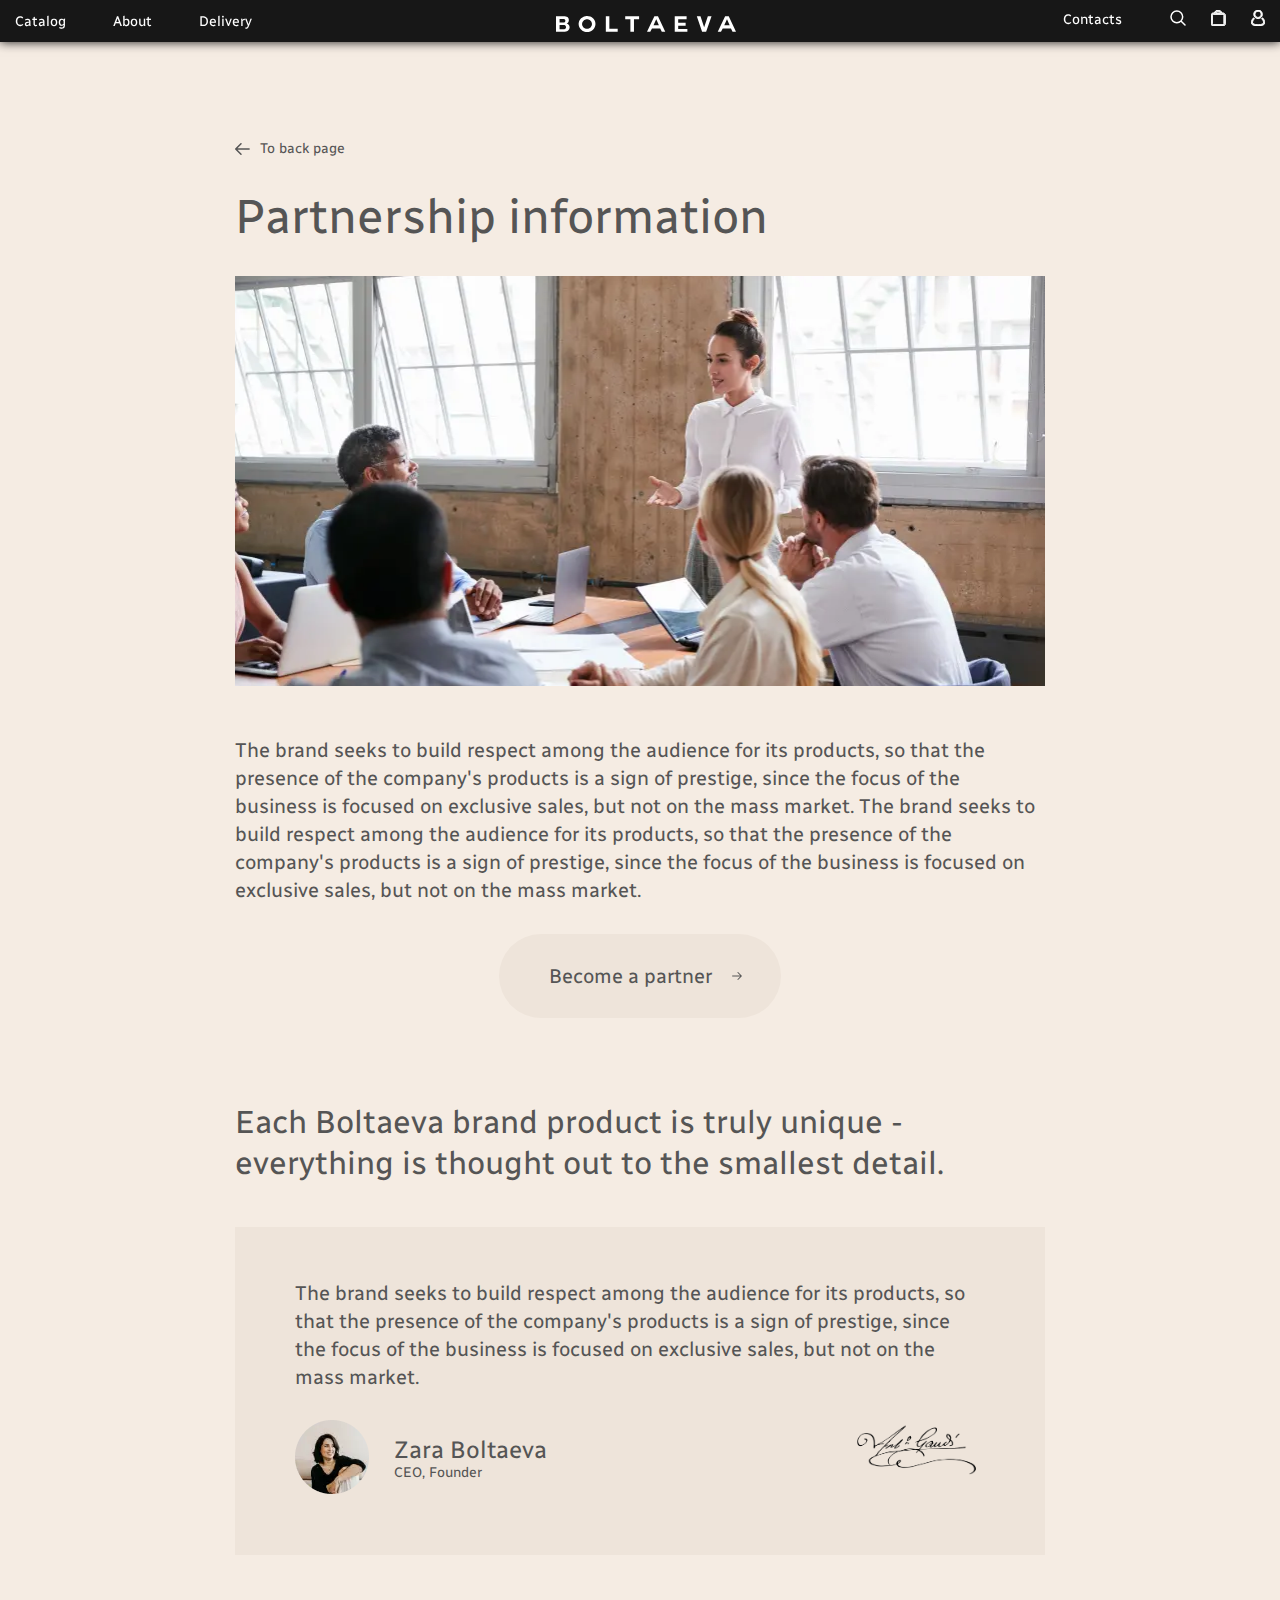
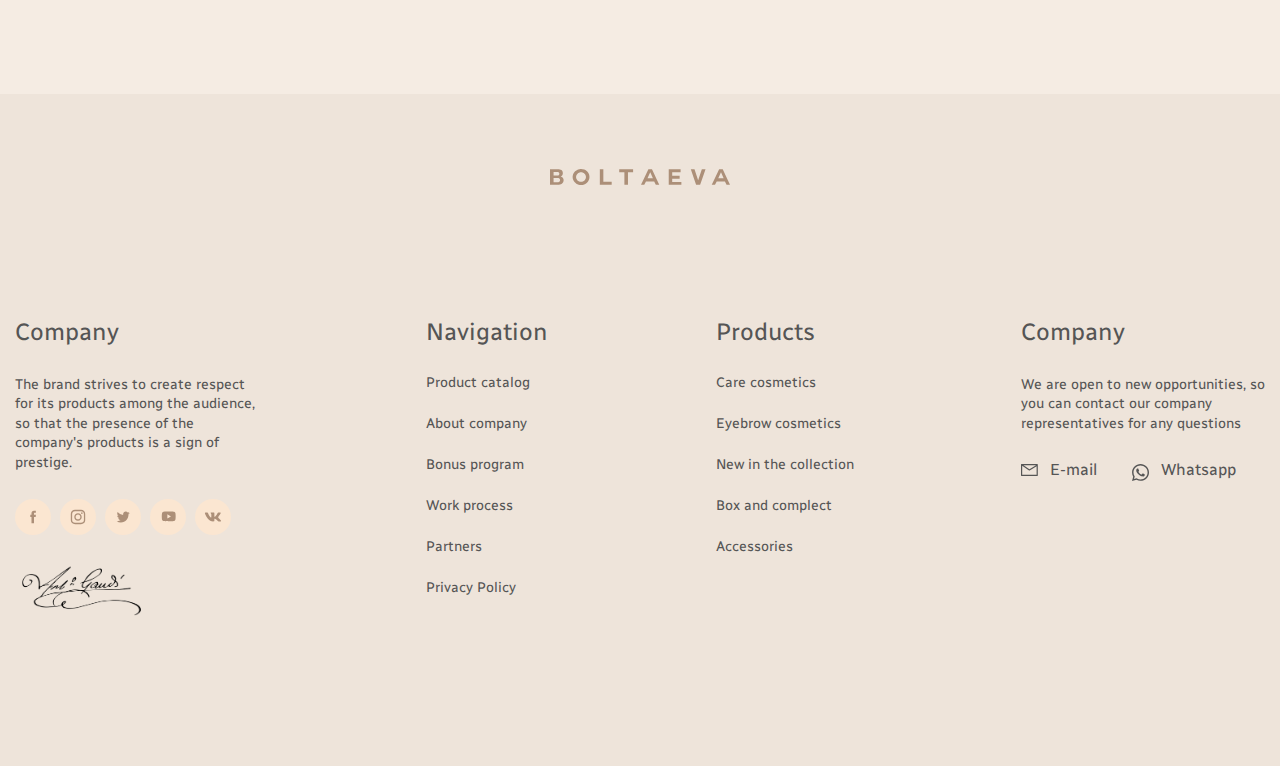
<file: partners.html>
<!DOCTYPE html>
<html lang="en">

<head>
	<title>Главная</title>
	<meta charset="UTF-8" />
	<meta name="format-detection" content="telephone=no" />
	<!-- <style>body{opacity: 0;}</style> -->
	<link rel="stylesheet" href="css/style.min.css?_v=20220502111958" />
	<link rel="shortcut icon" href="img/logo-icon.png" />
	<!-- <meta name="robots" content="noindex, nofollow"> -->
	<meta name="viewport" content="width=device-width, initial-scale=1.0" />
</head>

<body>
	<div class="wrapper">
		<header class="header">
			<div class="header__container">
				<div class="burger">
					<div class="burger__top">
						<img src="img/burger/01.svg" alt="search" class="burger__search" />
						<img src="img/burger/02.svg" alt="logo" class="burger__logo" />
						<img src="img/burger/03.svg" alt="user" class="burger__user" />
						<img src="img/burger/04.svg" alt="pagest" class="burger__pagest" />
					</div>
					<ul class="burger__items">
						<li class="burger__item">
							<a href="./checkout.html" class="burger__links">Main page</a>
						</li>
						<li class="burger__item">
							<a href="./catalog.html" class="burger__links">Catalog</a>
						</li>
						<li class="burger__item">
							<a href="./about.html" class="burger__links">About</a>
						</li>
						<li class="burger__item">
							<a href="./delivery.html" class="burger__links">Delivery</a>
						</li>
						<li class="burger__item">
							<a href="./contact.html" class="burger__links">Contacts</a>
						</li>
						<li class="burger__item">
							<a href="./program.html" class="burger__links">Bonus program</a>
						</li>
						<li class="burger__item">
							<a href="./working.html" class="burger__links">Work process</a>
						</li>
						<li class="burger__item">
							<a href="./partners.html" class="burger__links">Partners</a>
						</li>
					</ul>
				</div>
				<div class="header__menu menu">
					<button type="button" class="menu__icon icon-menu"><span></span></button>
					<nav class="menu__body">
						<ul class="menu__list">
							<li class="menu__item">
								<a href="./catalog.html" class="menu__link">Catalog</a>
							</li>
							<li class="menu__item">
								<a href="./about.html" class="menu__link">About</a>
							</li>
							<li class="menu__item">
								<a href="./delivery.html" class="menu__link">Delivery</a>
							</li>
						</ul>
					</nav>
				</div>
				<a href="./index.html" class="header__logo"><img src="img/logo.svg" alt="logo" /></a>
				<ul class="header__items">
					<li class="header-item">
						<a href="./contact.html" class="header-item__link">Contacts</a>
					</li>
					<li class="header-item">
						<a href="./catalog.html" class="header-item__link">
							<svg width="16" height="16" viewBox="0 0 16 16" fill="none" xmlns="http://www.w3.org/2000/svg">
								<path d="M15 15L10.9556 10.9556M12.6667 6.83333C12.6667 10.055 10.055 12.6667 6.83333 12.6667C3.61167 12.6667 1 10.055 1 6.83333C1 3.61167 3.61167 1 6.83333 1C10.055 1 12.6667 3.61167 12.6667 6.83333Z" stroke="#fff" stroke-width="1.5" stroke-linecap="round" stroke-linejoin="round" />
							</svg>
						</a>
					</li>
					<li class="header-item">
						<a href="./shoping.html" class="header-item__link">
							<svg width="15" height="16" viewBox="0 0 15 16" fill="none" xmlns="http://www.w3.org/2000/svg">
								<path d="M11.9975 3.2746H10.5499C10.4777 2.45197 10.0872 1.68543 9.45564 1.12678C8.82409 0.568129 7.9976 0.258107 7.13983 0.258107C6.28206 0.258107 5.45556 0.568129 4.82402 1.12678C4.19247 1.68543 3.80193 2.45197 3.72973 3.2746H2.28214C1.74533 3.2746 1.23051 3.47984 0.850933 3.84516C0.471353 4.21049 0.258107 4.70598 0.258107 5.22263V13.794C0.258107 14.3106 0.471353 14.8061 0.850933 15.1714C1.23051 15.5367 1.74533 15.742 2.28214 15.742H11.9975C12.5343 15.742 13.0491 15.5367 13.4287 15.1714C13.8083 14.8061 14.0215 14.3106 14.0215 13.794V5.22263C14.0215 4.70598 13.8083 4.21049 13.4287 3.84516C13.0491 3.47984 12.5343 3.2746 11.9975 3.2746ZM7.13983 1.03437C7.78318 1.03629 8.40341 1.26548 8.88278 1.67845C9.36216 2.09141 9.66731 2.6594 9.74031 3.2746H4.53935C4.61235 2.6594 4.9175 2.09141 5.39687 1.67845C5.87625 1.26548 6.49647 1.03629 7.13983 1.03437ZM13.2119 13.794C13.2119 14.1039 13.084 14.4012 12.8562 14.6204C12.6285 14.8396 12.3196 14.9628 11.9975 14.9628H2.28214C1.96006 14.9628 1.65116 14.8396 1.42342 14.6204C1.19567 14.4012 1.06772 14.1039 1.06772 13.794V5.22263C1.06772 4.91264 1.19567 4.61534 1.42342 4.39615C1.65116 4.17695 1.96006 4.05381 2.28214 4.05381H11.9975C12.3196 4.05381 12.6285 4.17695 12.8562 4.39615C13.084 4.61534 13.2119 4.91264 13.2119 5.22263V13.794Z" fill="#555555" />
								<path stroke="#fff" fill-rule="evenodd" clip-rule="evenodd" d="M10.7781 3.01649H11.9975C12.5996 3.01649 13.179 3.24661 13.6076 3.65918C14.0366 4.07208 14.2796 4.63424 14.2796 5.22258V13.7939C14.2796 14.3823 14.0366 14.9444 13.6076 15.3573C13.179 15.7699 12.5996 16 11.9975 16H2.2821C1.67997 16 1.1006 15.7699 0.671936 15.3573C0.242932 14.9444 0 14.3823 0 13.7939V5.22258C0 4.63424 0.242932 4.07208 0.671936 3.65918C1.1006 3.24661 1.67997 3.01649 2.2821 3.01649H3.50151C3.62777 2.21688 4.03348 1.48145 4.65299 0.933445C5.33261 0.332271 6.22023 0 7.13979 0C8.05934 0 8.94696 0.332271 9.62658 0.933445C10.2461 1.48145 10.6518 2.21688 10.7781 3.01649ZM10.5499 3.2746H11.9975C12.5343 3.2746 13.0491 3.47984 13.4287 3.84516C13.8083 4.21049 14.0215 4.70598 14.0215 5.22263V13.794C14.0215 14.3106 13.8083 14.8061 13.4287 15.1714C13.0491 15.5367 12.5343 15.742 11.9975 15.742H2.28214C1.74533 15.742 1.23051 15.5367 0.850933 15.1714C0.471353 14.8061 0.258107 14.3106 0.258107 13.794V5.22263C0.258107 4.70598 0.471353 4.21049 0.850933 3.84516C1.23051 3.47984 1.74533 3.2746 2.28214 3.2746H3.72973C3.80193 2.45197 4.19247 1.68543 4.82402 1.12678C5.45556 0.568129 6.28206 0.258107 7.13983 0.258107C7.9976 0.258107 8.82409 0.568129 9.45564 1.12678C10.0872 1.68543 10.4777 2.45197 10.5499 3.2746ZM8.71431 1.87392C8.28262 1.50203 7.72244 1.29431 7.13979 1.29239C6.55713 1.29431 5.99695 1.50203 5.56526 1.87392C5.21028 2.17973 4.9627 2.5787 4.84969 3.01649H9.42989C9.31687 2.5787 9.06929 2.17973 8.71431 1.87392ZM9.69548 3.01649C9.5774 2.50169 9.29431 2.03296 8.88278 1.67845C8.40341 1.26548 7.78318 1.03629 7.13983 1.03437C6.49647 1.03629 5.87625 1.26548 5.39687 1.67845C4.98534 2.03296 4.70217 2.50169 4.58409 3.01649C4.56462 3.10136 4.54968 3.18753 4.53935 3.2746H9.74031C9.72998 3.18753 9.71495 3.10136 9.69548 3.01649ZM12.6772 14.4344C12.8556 14.2628 12.9538 14.0322 12.9538 13.7939V5.22258C12.9538 4.98429 12.8556 4.75367 12.6772 4.58204C12.4986 4.41009 12.2542 4.31183 11.9975 4.31183H2.2821C2.02534 4.31183 1.78099 4.41009 1.60233 4.58204C1.42401 4.75367 1.32574 4.98429 1.32574 5.22258V13.7939C1.32574 14.0322 1.42401 14.2628 1.60233 14.4344C1.78099 14.6064 2.02534 14.7047 2.2821 14.7047H11.9975C12.2542 14.7047 12.4986 14.6064 12.6772 14.4344ZM12.8562 14.6204C13.084 14.4012 13.2119 14.1039 13.2119 13.794V5.22263C13.2119 4.91264 13.084 4.61534 12.8562 4.39615C12.6285 4.17695 12.3196 4.05381 11.9975 4.05381H2.28214C1.96006 4.05381 1.65116 4.17695 1.42342 4.39615C1.19567 4.61534 1.06772 4.91264 1.06772 5.22263V13.794C1.06772 14.1039 1.19567 14.4012 1.42342 14.6204C1.65116 14.8396 1.96006 14.9628 2.28214 14.9628H11.9975C12.3196 14.9628 12.6285 14.8396 12.8562 14.6204Z" fill="#555555" />
							</svg>
						</a>
					</li>
					<li class="header-item">
						<a href="./checkout.html" class="header-item__link">
							<svg width="14" height="16" viewBox="0 0 14 16" fill="none" xmlns="http://www.w3.org/2000/svg">
								<path d="M11.8116 8.11075C11.7543 8.05377 11.6862 8.00866 11.6114 7.97798C11.5366 7.9473 11.4565 7.93166 11.3756 7.93194C11.2948 7.93223 11.2148 7.94844 11.1402 7.97964C11.0656 8.01085 10.9978 8.05644 10.9409 8.11382C10.8839 8.1712 10.8388 8.23924 10.8081 8.31405C10.7774 8.38886 10.7618 8.46899 10.7621 8.54984C10.7624 8.6307 10.7786 8.71071 10.8098 8.78531C10.841 8.8599 10.8866 8.92762 10.9439 8.98459C11.4647 9.49979 11.878 10.1132 12.16 10.7892C12.4421 11.4653 12.5872 12.1905 12.587 12.9231C12.587 13.6738 10.427 14.7692 7.04856 14.7692C3.6701 14.7692 1.5101 13.6738 1.5101 12.9231C1.50913 12.1954 1.65156 11.4746 1.92927 10.802C2.20697 10.1294 2.6145 9.51809 3.12857 9.00305C3.24318 8.88775 3.30751 8.73178 3.30751 8.56921C3.30751 8.40663 3.24318 8.25066 3.12857 8.13536C3.01327 8.02074 2.8573 7.95641 2.69472 7.95641C2.53214 7.95641 2.37617 8.02074 2.26087 8.13536C1.63017 8.76254 1.13025 9.50869 0.790098 10.3305C0.449949 11.1524 0.276339 12.0336 0.279335 12.9231C0.279335 14.9231 3.76857 16 7.04856 16C10.3286 16 13.8178 14.9231 13.8178 12.9231C13.8202 12.0278 13.6439 11.1411 13.2995 10.3148C12.955 9.48851 12.4492 8.7392 11.8116 8.11075Z" fill="white" stroke="#fff" />
								<path d="M7.04854 8.61539C7.90052 8.61539 8.73337 8.36274 9.44176 7.88941C10.1502 7.41607 10.7023 6.7433 11.0283 5.95618C11.3544 5.16905 11.4397 4.30291 11.2735 3.4673C11.1072 2.63169 10.697 1.86414 10.0945 1.2617C9.49209 0.659254 8.72454 0.248986 7.88893 0.082773C7.05332 -0.0834402 6.18718 0.00186646 5.40005 0.327905C4.61293 0.653944 3.94016 1.20607 3.46682 1.91447C2.99349 2.62286 2.74084 3.45571 2.74084 4.30769C2.74084 5.45016 3.19469 6.54584 4.00254 7.35369C4.81039 8.16154 5.90607 8.61539 7.04854 8.61539ZM7.04854 1.23077C7.65709 1.23077 8.25199 1.41123 8.75798 1.74933C9.26398 2.08742 9.65836 2.56797 9.89124 3.13021C10.1241 3.69244 10.1851 4.31111 10.0663 4.90797C9.94761 5.50484 9.65456 6.05309 9.22425 6.48341C8.79393 6.91372 8.24568 7.20677 7.64881 7.32549C7.05195 7.44422 6.43328 7.38328 5.87105 7.1504C5.30882 6.91751 4.82827 6.52314 4.49017 6.01714C4.15207 5.51114 3.97161 4.91625 3.97161 4.30769C3.97161 3.49164 4.29579 2.70902 4.87282 2.13198C5.44986 1.55495 6.23249 1.23077 7.04854 1.23077Z" fill="white" stroke="#fff" />
							</svg>
						</a>
					</li>
				</ul>
			</div>
		</header>

		<main class="page">
			<section class="partner">
				<div class="partner__container">
					<a href="./index.html" class="program__link end-link">
						<svg width="15" height="12" viewBox="0 0 15 12" fill="none" xmlns="http://www.w3.org/2000/svg">
							<path d="M14.1248 6.74342H2.53793L6.52559 10.7311C6.81589 11.0214 6.81589 11.4922 6.52578 11.7823C6.23547 12.0726 5.76452 12.0726 5.47422 11.7823L0.217736 6.5256C0.183167 6.49104 0.152316 6.45294 0.125182 6.41242C0.11273 6.39365 0.103994 6.37339 0.093215 6.35388C0.0809487 6.33083 0.0668229 6.3089 0.0569727 6.28455C0.0463791 6.25946 0.0404326 6.23344 0.0329984 6.20742C0.0268653 6.18679 0.0188744 6.16709 0.0145998 6.14591C0.00493542 6.09758 -8.29883e-05 6.04889 -8.29883e-05 6.00001L0.000102406 5.99834C0.000288259 5.9502 0.00512127 5.90188 0.0145998 5.85449C0.0190603 5.83219 0.0274229 5.81156 0.0339277 5.78963C0.041176 5.76491 0.0467512 5.73982 0.0567873 5.71584C0.0675668 5.69001 0.082064 5.66659 0.0954454 5.64224C0.105481 5.62403 0.113472 5.60545 0.124995 5.58798C0.15213 5.5469 0.183354 5.50862 0.218109 5.47386L5.47441 0.21775C5.76471 -0.0725523 6.23547 -0.0725525 6.52578 0.217564C6.81608 0.507867 6.81608 0.978633 6.52578 1.26912L2.53811 5.2566H14.1248C14.5353 5.2566 14.8682 5.58946 14.8682 6.00001C14.8682 6.41056 14.5353 6.74342 14.1248 6.74342Z" fill="#555555" />
						</svg>
						<span class="end-link__links">To back page</span>
					</a>
					<h2 class="partner__title title">Partnership information</h2>
					<picture><source srcset="img/partner.webp" type="image/webp"><img src="img/partner.jpg" alt="partner-image" class="partner__img image-width" /></picture>
					<p class="partner__text about-text">
						The brand seeks to build respect among the audience for its
						products, so that the presence of the company's products is a sign
						of prestige, since the focus of the business is focused on
						exclusive sales, but not on the mass market. The brand seeks to
						build respect among the audience for its products, so that the
						presence of the company's products is a sign of prestige, since
						the focus of the business is focused on exclusive sales, but not
						on the mass market.
					</p>
					<a href="./delivery.html" class="partner__button button-style">Become a partner</a>
				</div>
			</section>
			<section class="partner-blockquote">
				<div class="partner-blockquote__container">
					<div class="blockquote">
						<p class="blockquote__quote">
							Each Boltaeva brand product is truly unique - everything is
							thought out to the smallest detail.
						</p>
						<div class="blockquote__column">
							<p class="blockquote__text about-text">
								The brand seeks to build respect among the audience for its
								products, so that the presence of the company's products is a
								sign of prestige, since the focus of the business is focused
								on exclusive sales, but not on the mass market.
							</p>
							<div class="blockquote__user">
								<div class="user">
									<picture><source srcset="img/user.webp" type="image/webp"><img src="img/user.png" alt="user" class="user__img" /></picture>
									<div class="user__text">
										<h6 class="user__name">Zara Boltaeva</h6>
										<span class="user__desc">CEO, Founder</span>
									</div>
								</div>
								<picture><source srcset="img/podpis.webp" type="image/webp"><img src="img/podpis.png" alt="" class="blockquote__signature signature" /></picture>
							</div>
						</div>
					</div>
				</div>
			</section>
		</main>
		<footer class="footer">
			<div class="footer__container">
				<a href="./index.html" class="footer__logo">
					<img src="img/logo02.svg" alt="" />
				</a>
				<div class="footer__items">
					<div class="footer-item">
						<p class="footer-item__name footer-name">Company</p>
						<p class="footer-item__text">
							The brand strives to create respect for its products among the
							audience, so that the presence of the company's products is a sign of
							prestige.
						</p>
						<ul class="socials">
							<li class="socials__item">
								<a href="#" class="socials__link"><img src="img/socials/01.svg" alt="fackebook" class="socials__icon" /></a>
							</li>
							<li class="socials__item">
								<a href="#" class="socials__link"><img src="img/socials/02.svg" alt="Instagram" class="socials__icon" /></a>
							</li>
							<li class="socials__item">
								<a href="#" class="socials__link"><img src="img/socials/03.svg" alt="tvith" class="socials__icon" /></a>
							</li>
							<li class="socials__item">
								<a href="#" class="socials__link"><img src="img/socials/04.svg" alt="youtobe" class="socials__icon" /></a>
							</li>
							<li class="socials__item">
								<a href="#" class="socials__link"><img src="img/socials/05.svg" alt="vk" class="socials__icon" /></a>
							</li>
						</ul>
						<picture><source srcset="img/podpis.webp" type="image/webp"><img class="footer-item__signature signature" src="img/podpis.png" alt="" /></picture>
					</div>
					<ul class="footer-list">
						<li class="footer-list__item">
							<p class="footer-name">Navigation</p>
						</li>
						<li class="footer-list__item">
							<a href="./catalog.html" class="footer-list__link">Product catalog</a>
						</li>
						<li class="footer-list__item">
							<a href="./about.html" class="footer-list__link">About company</a>
						</li>
						<li class="footer-list__item">
							<a href="./program.html" class="footer-list__link">Bonus program</a>
						</li>
						<li class="footer-list__item">
							<a href="./working.html" class="footer-list__link">Work process</a>
						</li>
						<li class="footer-list__item">
							<a href="./partners.html" class="footer-list__link">Partners</a>
						</li>
						<li class="footer-list__item">
							<a href="./delivery.html" class="footer-list__link">Privacy Policy</a>
						</li>
					</ul>
					<ul class="footer-list">
						<li class="footer-list__item">
							<p class="footer-name">Products</p>
						</li>
						<li class="footer-list__item">
							<a href="./catalog.html" class="footer-list__link">Care cosmetics</a>
						</li>
						<li class="footer-list__item">
							<a href="./delivery.html" class="footer-list__link">Eyebrow cosmetics</a>
						</li>
						<li class="footer-list__item">
							<a href="./shoping.html" class="footer-list__link">New in the collection</a>
						</li>
						<li class="footer-list__item">
							<a href="./program.html" class="footer-list__link">Box and complect
							</a>
						</li>
						<li class="footer-list__item">
							<a href="./contact.html" class="footer-list__link">Accessories</a>
						</li>
					</ul>
					<div class="footer-item">
						<p class="footer-item__name footer-name">Company</p>
						<p class="footer-item__text">
							We are open to new opportunities, so you can contact our company
							representatives for any questions
						</p>
						<div class="footer-item__contact">
							<a href="mailto:abc@example.com" class="footer-item__mail">E-mail</a>
							<a href="whatsapp://+380680752412" class="footer-item__whatsap">Whatsapp</a>
						</div>
					</div>
					<div data-spollers class="footer-spollers">
						<div class="footer-list spollers__item">
							<button type="button" data-spoller class="footer-name spollers__title">
								Products
							</button>
							<ul class="footer-colums spollers__body">
								<li class="footer-colums__item">
									<a href="./catalog.html" class="footer-colums__link">Care cosmetics</a>
								</li>
								<li class="footer-colums__item">
									<a href="./shoping.html" class="footer-colums__link">Eyebrow cosmetics</a>
								</li>
								<li class="footer-colums__item">
									<a href="./checkout.html" class="footer-colums__link">New in the collection</a>
								</li>
								<li class="footer-colums__item">
									<a href="./checkout.html" class="footer-colums__link">Box and complect
									</a>
								</li>
								<li class="footer-colums__item">
									<a href="./program.html" class="footer-colums__link">Accessories</a>
								</li>
								<li class="footer-colums__item">
									<a href="./delivery.html" class="footer-colums__link">Privacy Policy</a>
								</li>
							</ul>
						</div>
						<div class="footer-colums spollers__item">
							<button type="button" data-spoller class="footer-name spollers__title">
								Navigation
							</button>
							<ul class="footer-colums spollers__body">
								<li class="footer-colums__item">
									<a href="./catalog.html" class="footer-colums__link">Product catalog</a>
								</li>
								<li class="footer-colums__item">
									<a href="./about.html" class="footer-colums__link">About company</a>
								</li>
								<li class="footer-colums__item">
									<a href="./program.html" class="footer-colums__link">Bonus program</a>
								</li>
								<li class="footer-colums__item">
									<a href="./working.html" class="footer-colums__link">Work process</a>
								</li>
								<li class="footer-colums__item">
									<a href="./partners.html" class="footer-colums__link">Partners</a>
								</li>
								<li class="footer-colums__item">
									<a href="./delivery.html" class="footer-colums__link">Privacy Policy</a>
								</li>
							</ul>
						</div>
					</div>
				</div>
			</div>
		</footer>

	</div>
	<!-- 
<div id="popup" aria-hidden="true" class="popup">
	<div class="popup__wrapper">
		<div class="popup__content">
			<button data-close type="button" class="popup__close">Закрыть</button>
			<div class="popup__text">
			</div>
		</div>
	</div>
</div>
 -->
	<script src="js/app.min.js?_v=20220502111958"></script>
</body>

</html>
</file>
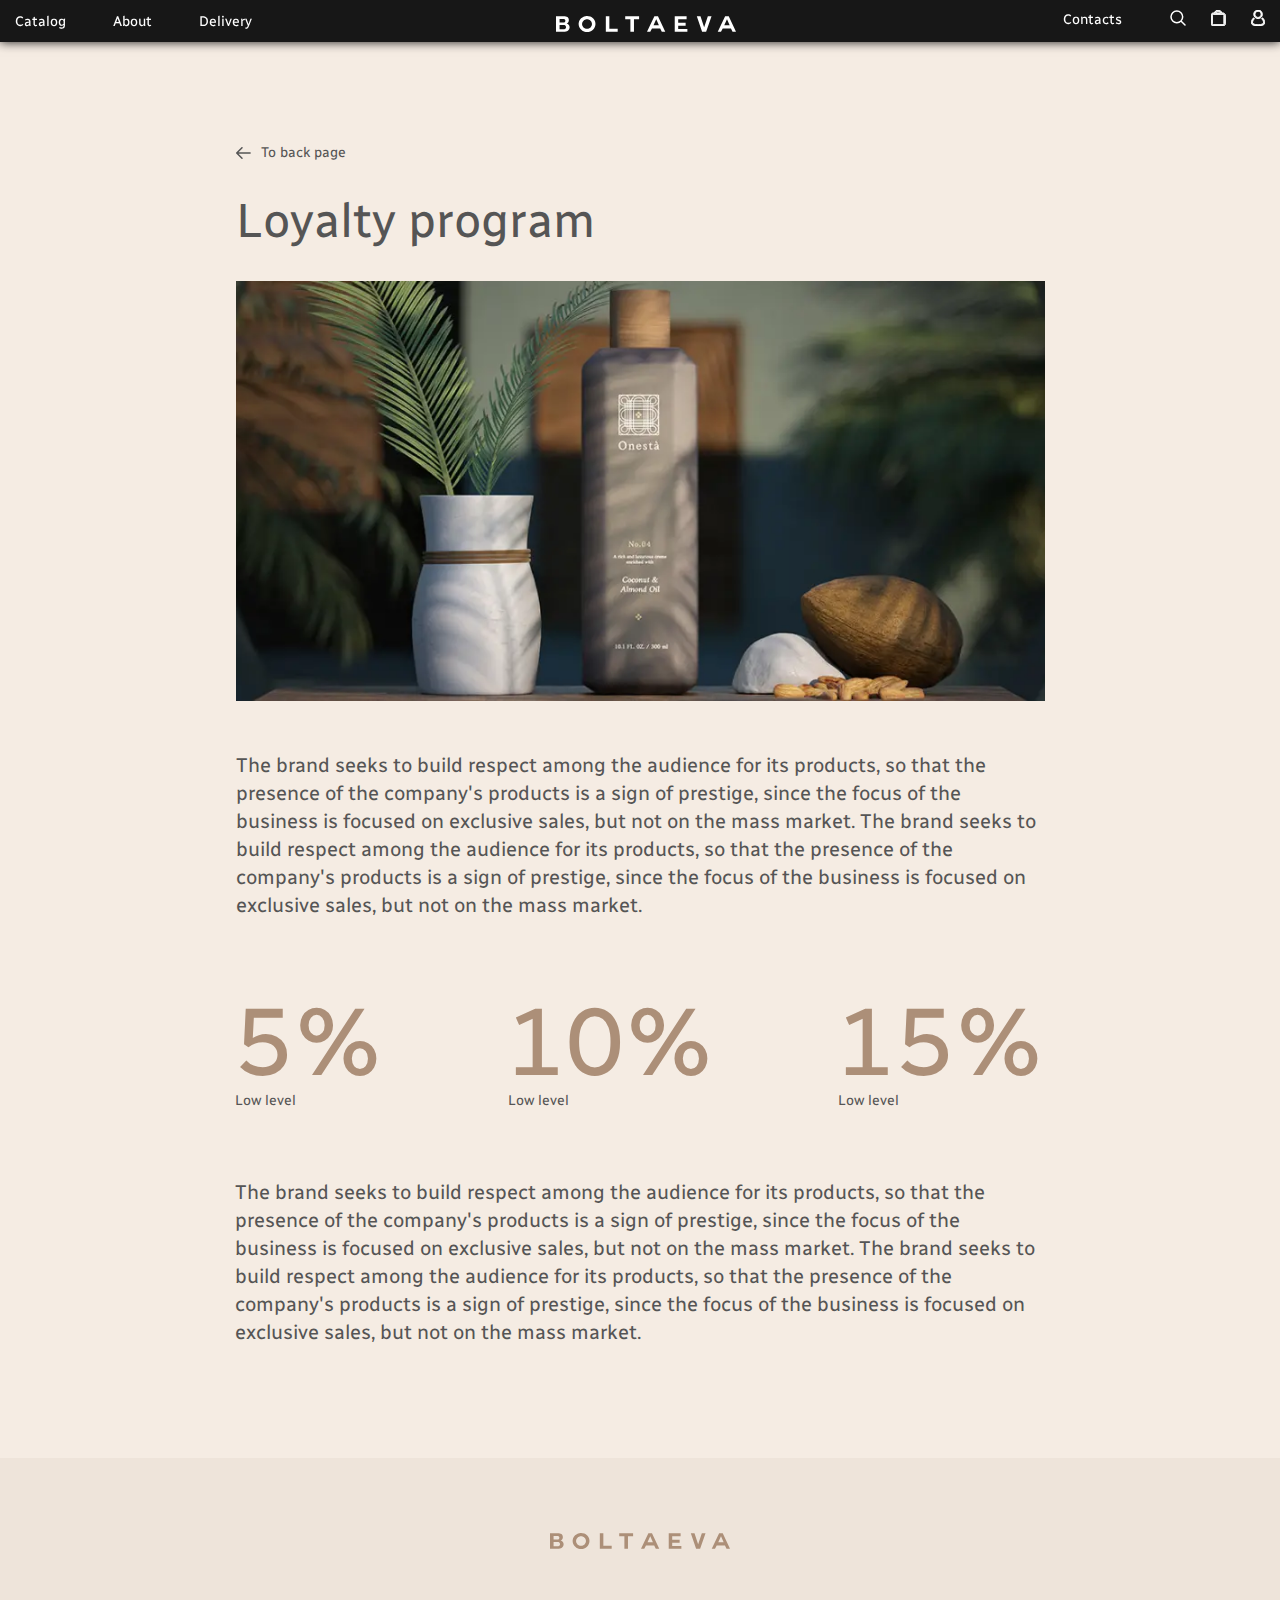
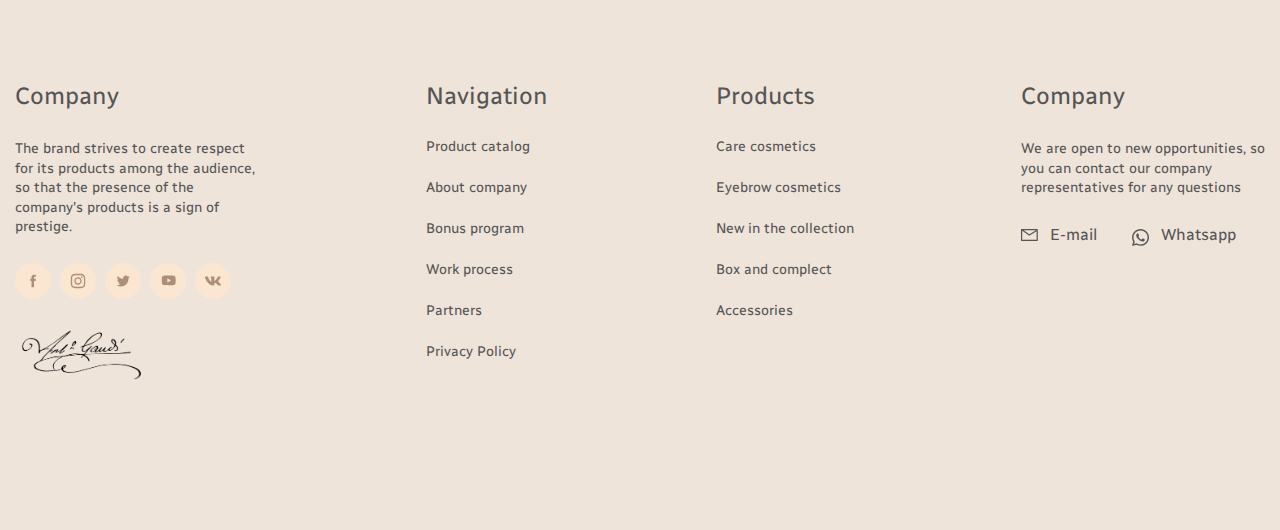
<file: program.html>
<!DOCTYPE html>
<html lang="en">

<head>
	<title>Главная</title>
	<meta charset="UTF-8" />
	<meta name="format-detection" content="telephone=no" />
	<!-- <style>body{opacity: 0;}</style> -->
	<link rel="stylesheet" href="css/style.min.css?_v=20220502111958" />
	<link rel="shortcut icon" href="img/logo-icon.png" />
	<!-- <meta name="robots" content="noindex, nofollow"> -->
	<meta name="viewport" content="width=device-width, initial-scale=1.0" />
</head>

<body>
	<div class="wrapper">
		<header class="header">
			<div class="header__container">
				<div class="burger">
					<div class="burger__top">
						<img src="img/burger/01.svg" alt="search" class="burger__search" />
						<img src="img/burger/02.svg" alt="logo" class="burger__logo" />
						<img src="img/burger/03.svg" alt="user" class="burger__user" />
						<img src="img/burger/04.svg" alt="pagest" class="burger__pagest" />
					</div>
					<ul class="burger__items">
						<li class="burger__item">
							<a href="./checkout.html" class="burger__links">Main page</a>
						</li>
						<li class="burger__item">
							<a href="./catalog.html" class="burger__links">Catalog</a>
						</li>
						<li class="burger__item">
							<a href="./about.html" class="burger__links">About</a>
						</li>
						<li class="burger__item">
							<a href="./delivery.html" class="burger__links">Delivery</a>
						</li>
						<li class="burger__item">
							<a href="./contact.html" class="burger__links">Contacts</a>
						</li>
						<li class="burger__item">
							<a href="./program.html" class="burger__links">Bonus program</a>
						</li>
						<li class="burger__item">
							<a href="./working.html" class="burger__links">Work process</a>
						</li>
						<li class="burger__item">
							<a href="./partners.html" class="burger__links">Partners</a>
						</li>
					</ul>
				</div>
				<div class="header__menu menu">
					<button type="button" class="menu__icon icon-menu"><span></span></button>
					<nav class="menu__body">
						<ul class="menu__list">
							<li class="menu__item">
								<a href="./catalog.html" class="menu__link">Catalog</a>
							</li>
							<li class="menu__item">
								<a href="./about.html" class="menu__link">About</a>
							</li>
							<li class="menu__item">
								<a href="./delivery.html" class="menu__link">Delivery</a>
							</li>
						</ul>
					</nav>
				</div>
				<a href="./index.html" class="header__logo"><img src="img/logo.svg" alt="logo" /></a>
				<ul class="header__items">
					<li class="header-item">
						<a href="./contact.html" class="header-item__link">Contacts</a>
					</li>
					<li class="header-item">
						<a href="./catalog.html" class="header-item__link">
							<svg width="16" height="16" viewBox="0 0 16 16" fill="none" xmlns="http://www.w3.org/2000/svg">
								<path d="M15 15L10.9556 10.9556M12.6667 6.83333C12.6667 10.055 10.055 12.6667 6.83333 12.6667C3.61167 12.6667 1 10.055 1 6.83333C1 3.61167 3.61167 1 6.83333 1C10.055 1 12.6667 3.61167 12.6667 6.83333Z" stroke="#fff" stroke-width="1.5" stroke-linecap="round" stroke-linejoin="round" />
							</svg>
						</a>
					</li>
					<li class="header-item">
						<a href="./shoping.html" class="header-item__link">
							<svg width="15" height="16" viewBox="0 0 15 16" fill="none" xmlns="http://www.w3.org/2000/svg">
								<path d="M11.9975 3.2746H10.5499C10.4777 2.45197 10.0872 1.68543 9.45564 1.12678C8.82409 0.568129 7.9976 0.258107 7.13983 0.258107C6.28206 0.258107 5.45556 0.568129 4.82402 1.12678C4.19247 1.68543 3.80193 2.45197 3.72973 3.2746H2.28214C1.74533 3.2746 1.23051 3.47984 0.850933 3.84516C0.471353 4.21049 0.258107 4.70598 0.258107 5.22263V13.794C0.258107 14.3106 0.471353 14.8061 0.850933 15.1714C1.23051 15.5367 1.74533 15.742 2.28214 15.742H11.9975C12.5343 15.742 13.0491 15.5367 13.4287 15.1714C13.8083 14.8061 14.0215 14.3106 14.0215 13.794V5.22263C14.0215 4.70598 13.8083 4.21049 13.4287 3.84516C13.0491 3.47984 12.5343 3.2746 11.9975 3.2746ZM7.13983 1.03437C7.78318 1.03629 8.40341 1.26548 8.88278 1.67845C9.36216 2.09141 9.66731 2.6594 9.74031 3.2746H4.53935C4.61235 2.6594 4.9175 2.09141 5.39687 1.67845C5.87625 1.26548 6.49647 1.03629 7.13983 1.03437ZM13.2119 13.794C13.2119 14.1039 13.084 14.4012 12.8562 14.6204C12.6285 14.8396 12.3196 14.9628 11.9975 14.9628H2.28214C1.96006 14.9628 1.65116 14.8396 1.42342 14.6204C1.19567 14.4012 1.06772 14.1039 1.06772 13.794V5.22263C1.06772 4.91264 1.19567 4.61534 1.42342 4.39615C1.65116 4.17695 1.96006 4.05381 2.28214 4.05381H11.9975C12.3196 4.05381 12.6285 4.17695 12.8562 4.39615C13.084 4.61534 13.2119 4.91264 13.2119 5.22263V13.794Z" fill="#555555" />
								<path stroke="#fff" fill-rule="evenodd" clip-rule="evenodd" d="M10.7781 3.01649H11.9975C12.5996 3.01649 13.179 3.24661 13.6076 3.65918C14.0366 4.07208 14.2796 4.63424 14.2796 5.22258V13.7939C14.2796 14.3823 14.0366 14.9444 13.6076 15.3573C13.179 15.7699 12.5996 16 11.9975 16H2.2821C1.67997 16 1.1006 15.7699 0.671936 15.3573C0.242932 14.9444 0 14.3823 0 13.7939V5.22258C0 4.63424 0.242932 4.07208 0.671936 3.65918C1.1006 3.24661 1.67997 3.01649 2.2821 3.01649H3.50151C3.62777 2.21688 4.03348 1.48145 4.65299 0.933445C5.33261 0.332271 6.22023 0 7.13979 0C8.05934 0 8.94696 0.332271 9.62658 0.933445C10.2461 1.48145 10.6518 2.21688 10.7781 3.01649ZM10.5499 3.2746H11.9975C12.5343 3.2746 13.0491 3.47984 13.4287 3.84516C13.8083 4.21049 14.0215 4.70598 14.0215 5.22263V13.794C14.0215 14.3106 13.8083 14.8061 13.4287 15.1714C13.0491 15.5367 12.5343 15.742 11.9975 15.742H2.28214C1.74533 15.742 1.23051 15.5367 0.850933 15.1714C0.471353 14.8061 0.258107 14.3106 0.258107 13.794V5.22263C0.258107 4.70598 0.471353 4.21049 0.850933 3.84516C1.23051 3.47984 1.74533 3.2746 2.28214 3.2746H3.72973C3.80193 2.45197 4.19247 1.68543 4.82402 1.12678C5.45556 0.568129 6.28206 0.258107 7.13983 0.258107C7.9976 0.258107 8.82409 0.568129 9.45564 1.12678C10.0872 1.68543 10.4777 2.45197 10.5499 3.2746ZM8.71431 1.87392C8.28262 1.50203 7.72244 1.29431 7.13979 1.29239C6.55713 1.29431 5.99695 1.50203 5.56526 1.87392C5.21028 2.17973 4.9627 2.5787 4.84969 3.01649H9.42989C9.31687 2.5787 9.06929 2.17973 8.71431 1.87392ZM9.69548 3.01649C9.5774 2.50169 9.29431 2.03296 8.88278 1.67845C8.40341 1.26548 7.78318 1.03629 7.13983 1.03437C6.49647 1.03629 5.87625 1.26548 5.39687 1.67845C4.98534 2.03296 4.70217 2.50169 4.58409 3.01649C4.56462 3.10136 4.54968 3.18753 4.53935 3.2746H9.74031C9.72998 3.18753 9.71495 3.10136 9.69548 3.01649ZM12.6772 14.4344C12.8556 14.2628 12.9538 14.0322 12.9538 13.7939V5.22258C12.9538 4.98429 12.8556 4.75367 12.6772 4.58204C12.4986 4.41009 12.2542 4.31183 11.9975 4.31183H2.2821C2.02534 4.31183 1.78099 4.41009 1.60233 4.58204C1.42401 4.75367 1.32574 4.98429 1.32574 5.22258V13.7939C1.32574 14.0322 1.42401 14.2628 1.60233 14.4344C1.78099 14.6064 2.02534 14.7047 2.2821 14.7047H11.9975C12.2542 14.7047 12.4986 14.6064 12.6772 14.4344ZM12.8562 14.6204C13.084 14.4012 13.2119 14.1039 13.2119 13.794V5.22263C13.2119 4.91264 13.084 4.61534 12.8562 4.39615C12.6285 4.17695 12.3196 4.05381 11.9975 4.05381H2.28214C1.96006 4.05381 1.65116 4.17695 1.42342 4.39615C1.19567 4.61534 1.06772 4.91264 1.06772 5.22263V13.794C1.06772 14.1039 1.19567 14.4012 1.42342 14.6204C1.65116 14.8396 1.96006 14.9628 2.28214 14.9628H11.9975C12.3196 14.9628 12.6285 14.8396 12.8562 14.6204Z" fill="#555555" />
							</svg>
						</a>
					</li>
					<li class="header-item">
						<a href="./checkout.html" class="header-item__link">
							<svg width="14" height="16" viewBox="0 0 14 16" fill="none" xmlns="http://www.w3.org/2000/svg">
								<path d="M11.8116 8.11075C11.7543 8.05377 11.6862 8.00866 11.6114 7.97798C11.5366 7.9473 11.4565 7.93166 11.3756 7.93194C11.2948 7.93223 11.2148 7.94844 11.1402 7.97964C11.0656 8.01085 10.9978 8.05644 10.9409 8.11382C10.8839 8.1712 10.8388 8.23924 10.8081 8.31405C10.7774 8.38886 10.7618 8.46899 10.7621 8.54984C10.7624 8.6307 10.7786 8.71071 10.8098 8.78531C10.841 8.8599 10.8866 8.92762 10.9439 8.98459C11.4647 9.49979 11.878 10.1132 12.16 10.7892C12.4421 11.4653 12.5872 12.1905 12.587 12.9231C12.587 13.6738 10.427 14.7692 7.04856 14.7692C3.6701 14.7692 1.5101 13.6738 1.5101 12.9231C1.50913 12.1954 1.65156 11.4746 1.92927 10.802C2.20697 10.1294 2.6145 9.51809 3.12857 9.00305C3.24318 8.88775 3.30751 8.73178 3.30751 8.56921C3.30751 8.40663 3.24318 8.25066 3.12857 8.13536C3.01327 8.02074 2.8573 7.95641 2.69472 7.95641C2.53214 7.95641 2.37617 8.02074 2.26087 8.13536C1.63017 8.76254 1.13025 9.50869 0.790098 10.3305C0.449949 11.1524 0.276339 12.0336 0.279335 12.9231C0.279335 14.9231 3.76857 16 7.04856 16C10.3286 16 13.8178 14.9231 13.8178 12.9231C13.8202 12.0278 13.6439 11.1411 13.2995 10.3148C12.955 9.48851 12.4492 8.7392 11.8116 8.11075Z" fill="white" stroke="#fff" />
								<path d="M7.04854 8.61539C7.90052 8.61539 8.73337 8.36274 9.44176 7.88941C10.1502 7.41607 10.7023 6.7433 11.0283 5.95618C11.3544 5.16905 11.4397 4.30291 11.2735 3.4673C11.1072 2.63169 10.697 1.86414 10.0945 1.2617C9.49209 0.659254 8.72454 0.248986 7.88893 0.082773C7.05332 -0.0834402 6.18718 0.00186646 5.40005 0.327905C4.61293 0.653944 3.94016 1.20607 3.46682 1.91447C2.99349 2.62286 2.74084 3.45571 2.74084 4.30769C2.74084 5.45016 3.19469 6.54584 4.00254 7.35369C4.81039 8.16154 5.90607 8.61539 7.04854 8.61539ZM7.04854 1.23077C7.65709 1.23077 8.25199 1.41123 8.75798 1.74933C9.26398 2.08742 9.65836 2.56797 9.89124 3.13021C10.1241 3.69244 10.1851 4.31111 10.0663 4.90797C9.94761 5.50484 9.65456 6.05309 9.22425 6.48341C8.79393 6.91372 8.24568 7.20677 7.64881 7.32549C7.05195 7.44422 6.43328 7.38328 5.87105 7.1504C5.30882 6.91751 4.82827 6.52314 4.49017 6.01714C4.15207 5.51114 3.97161 4.91625 3.97161 4.30769C3.97161 3.49164 4.29579 2.70902 4.87282 2.13198C5.44986 1.55495 6.23249 1.23077 7.04854 1.23077Z" fill="white" stroke="#fff" />
							</svg>
						</a>
					</li>
				</ul>
			</div>
		</header>

		<main class="page">
			<section class="program">
				<div class="program__container">
					<a href="./index.html" class="program__link end-link">
						<svg width="15" height="12" viewBox="0 0 15 12" fill="none" xmlns="http://www.w3.org/2000/svg">
							<path d="M14.1248 6.74342H2.53793L6.52559 10.7311C6.81589 11.0214 6.81589 11.4922 6.52578 11.7823C6.23547 12.0726 5.76452 12.0726 5.47422 11.7823L0.217736 6.5256C0.183167 6.49104 0.152316 6.45294 0.125182 6.41242C0.11273 6.39365 0.103994 6.37339 0.093215 6.35388C0.0809487 6.33083 0.0668229 6.3089 0.0569727 6.28455C0.0463791 6.25946 0.0404326 6.23344 0.0329984 6.20742C0.0268653 6.18679 0.0188744 6.16709 0.0145998 6.14591C0.00493542 6.09758 -8.29883e-05 6.04889 -8.29883e-05 6.00001L0.000102406 5.99834C0.000288259 5.9502 0.00512127 5.90188 0.0145998 5.85449C0.0190603 5.83219 0.0274229 5.81156 0.0339277 5.78963C0.041176 5.76491 0.0467512 5.73982 0.0567873 5.71584C0.0675668 5.69001 0.082064 5.66659 0.0954454 5.64224C0.105481 5.62403 0.113472 5.60545 0.124995 5.58798C0.15213 5.5469 0.183354 5.50862 0.218109 5.47386L5.47441 0.21775C5.76471 -0.0725523 6.23547 -0.0725525 6.52578 0.217564C6.81608 0.507867 6.81608 0.978633 6.52578 1.26912L2.53811 5.2566H14.1248C14.5353 5.2566 14.8682 5.58946 14.8682 6.00001C14.8682 6.41056 14.5353 6.74342 14.1248 6.74342Z" fill="#555555" />
						</svg>
						<span class="end-link__links">To back page</span>
					</a>
					<h2 class="program__title title">Loyalty program</h2>
					<picture><source srcset="img/bg-product.webp" type="image/webp"><img src="img/bg-product.jpg" alt="program-img" class="program__img" /></picture>
					<p class="program__text about-text">
						The brand seeks to build respect among the audience for its
						products, so that the presence of the company's products is a sign
						of prestige, since the focus of the business is focused on
						exclusive sales, but not on the mass market. The brand seeks to
						build respect among the audience for its products, so that the
						presence of the company's products is a sign of prestige, since
						the focus of the business is focused on exclusive sales, but not
						on the mass market.
					</p>
				</div>
			</section>
			<section class="program-statistics">
				<div class="program-statistics__container">
					<div class="program-statistics__items">
						<div class="program-statistics__item">
							<h4 class="program-statistics__number">5%</h4>
							<p class="program-statistics__desc">Low level</p>
						</div>
						<div class="program-statistics__item">
							<h4 class="program-statistics__number">10%</h4>
							<p class="program-statistics__desc">Low level</p>
						</div>
						<div class="program-statistics__item">
							<h4 class="program-statistics__number">15%</h4>
							<p class="program-statistics__desc">Low level</p>
						</div>
					</div>
					<p class="program-statistics__text about-text">
						The brand seeks to build respect among the audience for its
						products, so that the presence of the company's products is a sign
						of prestige, since the focus of the business is focused on
						exclusive sales, but not on the mass market. The brand seeks to
						build respect among the audience for its products, so that the
						presence of the company's products is a sign of prestige, since
						the focus of the business is focused on exclusive sales, but not
						on the mass market.
					</p>
				</div>
			</section>
		</main>
		<footer class="footer">
			<div class="footer__container">
				<a href="./index.html" class="footer__logo">
					<img src="img/logo02.svg" alt="" />
				</a>
				<div class="footer__items">
					<div class="footer-item">
						<p class="footer-item__name footer-name">Company</p>
						<p class="footer-item__text">
							The brand strives to create respect for its products among the
							audience, so that the presence of the company's products is a sign of
							prestige.
						</p>
						<ul class="socials">
							<li class="socials__item">
								<a href="#" class="socials__link"><img src="img/socials/01.svg" alt="fackebook" class="socials__icon" /></a>
							</li>
							<li class="socials__item">
								<a href="#" class="socials__link"><img src="img/socials/02.svg" alt="Instagram" class="socials__icon" /></a>
							</li>
							<li class="socials__item">
								<a href="#" class="socials__link"><img src="img/socials/03.svg" alt="tvith" class="socials__icon" /></a>
							</li>
							<li class="socials__item">
								<a href="#" class="socials__link"><img src="img/socials/04.svg" alt="youtobe" class="socials__icon" /></a>
							</li>
							<li class="socials__item">
								<a href="#" class="socials__link"><img src="img/socials/05.svg" alt="vk" class="socials__icon" /></a>
							</li>
						</ul>
						<picture><source srcset="img/podpis.webp" type="image/webp"><img class="footer-item__signature signature" src="img/podpis.png" alt="" /></picture>
					</div>
					<ul class="footer-list">
						<li class="footer-list__item">
							<p class="footer-name">Navigation</p>
						</li>
						<li class="footer-list__item">
							<a href="./catalog.html" class="footer-list__link">Product catalog</a>
						</li>
						<li class="footer-list__item">
							<a href="./about.html" class="footer-list__link">About company</a>
						</li>
						<li class="footer-list__item">
							<a href="./program.html" class="footer-list__link">Bonus program</a>
						</li>
						<li class="footer-list__item">
							<a href="./working.html" class="footer-list__link">Work process</a>
						</li>
						<li class="footer-list__item">
							<a href="./partners.html" class="footer-list__link">Partners</a>
						</li>
						<li class="footer-list__item">
							<a href="./delivery.html" class="footer-list__link">Privacy Policy</a>
						</li>
					</ul>
					<ul class="footer-list">
						<li class="footer-list__item">
							<p class="footer-name">Products</p>
						</li>
						<li class="footer-list__item">
							<a href="./catalog.html" class="footer-list__link">Care cosmetics</a>
						</li>
						<li class="footer-list__item">
							<a href="./delivery.html" class="footer-list__link">Eyebrow cosmetics</a>
						</li>
						<li class="footer-list__item">
							<a href="./shoping.html" class="footer-list__link">New in the collection</a>
						</li>
						<li class="footer-list__item">
							<a href="./program.html" class="footer-list__link">Box and complect
							</a>
						</li>
						<li class="footer-list__item">
							<a href="./contact.html" class="footer-list__link">Accessories</a>
						</li>
					</ul>
					<div class="footer-item">
						<p class="footer-item__name footer-name">Company</p>
						<p class="footer-item__text">
							We are open to new opportunities, so you can contact our company
							representatives for any questions
						</p>
						<div class="footer-item__contact">
							<a href="mailto:abc@example.com" class="footer-item__mail">E-mail</a>
							<a href="whatsapp://+380680752412" class="footer-item__whatsap">Whatsapp</a>
						</div>
					</div>
					<div data-spollers class="footer-spollers">
						<div class="footer-list spollers__item">
							<button type="button" data-spoller class="footer-name spollers__title">
								Products
							</button>
							<ul class="footer-colums spollers__body">
								<li class="footer-colums__item">
									<a href="./catalog.html" class="footer-colums__link">Care cosmetics</a>
								</li>
								<li class="footer-colums__item">
									<a href="./shoping.html" class="footer-colums__link">Eyebrow cosmetics</a>
								</li>
								<li class="footer-colums__item">
									<a href="./checkout.html" class="footer-colums__link">New in the collection</a>
								</li>
								<li class="footer-colums__item">
									<a href="./checkout.html" class="footer-colums__link">Box and complect
									</a>
								</li>
								<li class="footer-colums__item">
									<a href="./program.html" class="footer-colums__link">Accessories</a>
								</li>
								<li class="footer-colums__item">
									<a href="./delivery.html" class="footer-colums__link">Privacy Policy</a>
								</li>
							</ul>
						</div>
						<div class="footer-colums spollers__item">
							<button type="button" data-spoller class="footer-name spollers__title">
								Navigation
							</button>
							<ul class="footer-colums spollers__body">
								<li class="footer-colums__item">
									<a href="./catalog.html" class="footer-colums__link">Product catalog</a>
								</li>
								<li class="footer-colums__item">
									<a href="./about.html" class="footer-colums__link">About company</a>
								</li>
								<li class="footer-colums__item">
									<a href="./program.html" class="footer-colums__link">Bonus program</a>
								</li>
								<li class="footer-colums__item">
									<a href="./working.html" class="footer-colums__link">Work process</a>
								</li>
								<li class="footer-colums__item">
									<a href="./partners.html" class="footer-colums__link">Partners</a>
								</li>
								<li class="footer-colums__item">
									<a href="./delivery.html" class="footer-colums__link">Privacy Policy</a>
								</li>
							</ul>
						</div>
					</div>
				</div>
			</div>
		</footer>

	</div>
	<!-- 
<div id="popup" aria-hidden="true" class="popup">
	<div class="popup__wrapper">
		<div class="popup__content">
			<button data-close type="button" class="popup__close">Закрыть</button>
			<div class="popup__text">
			</div>
		</div>
	</div>
</div>
 -->
	<script src="js/app.min.js?_v=20220502111958"></script>
</body>

</html>
</file>
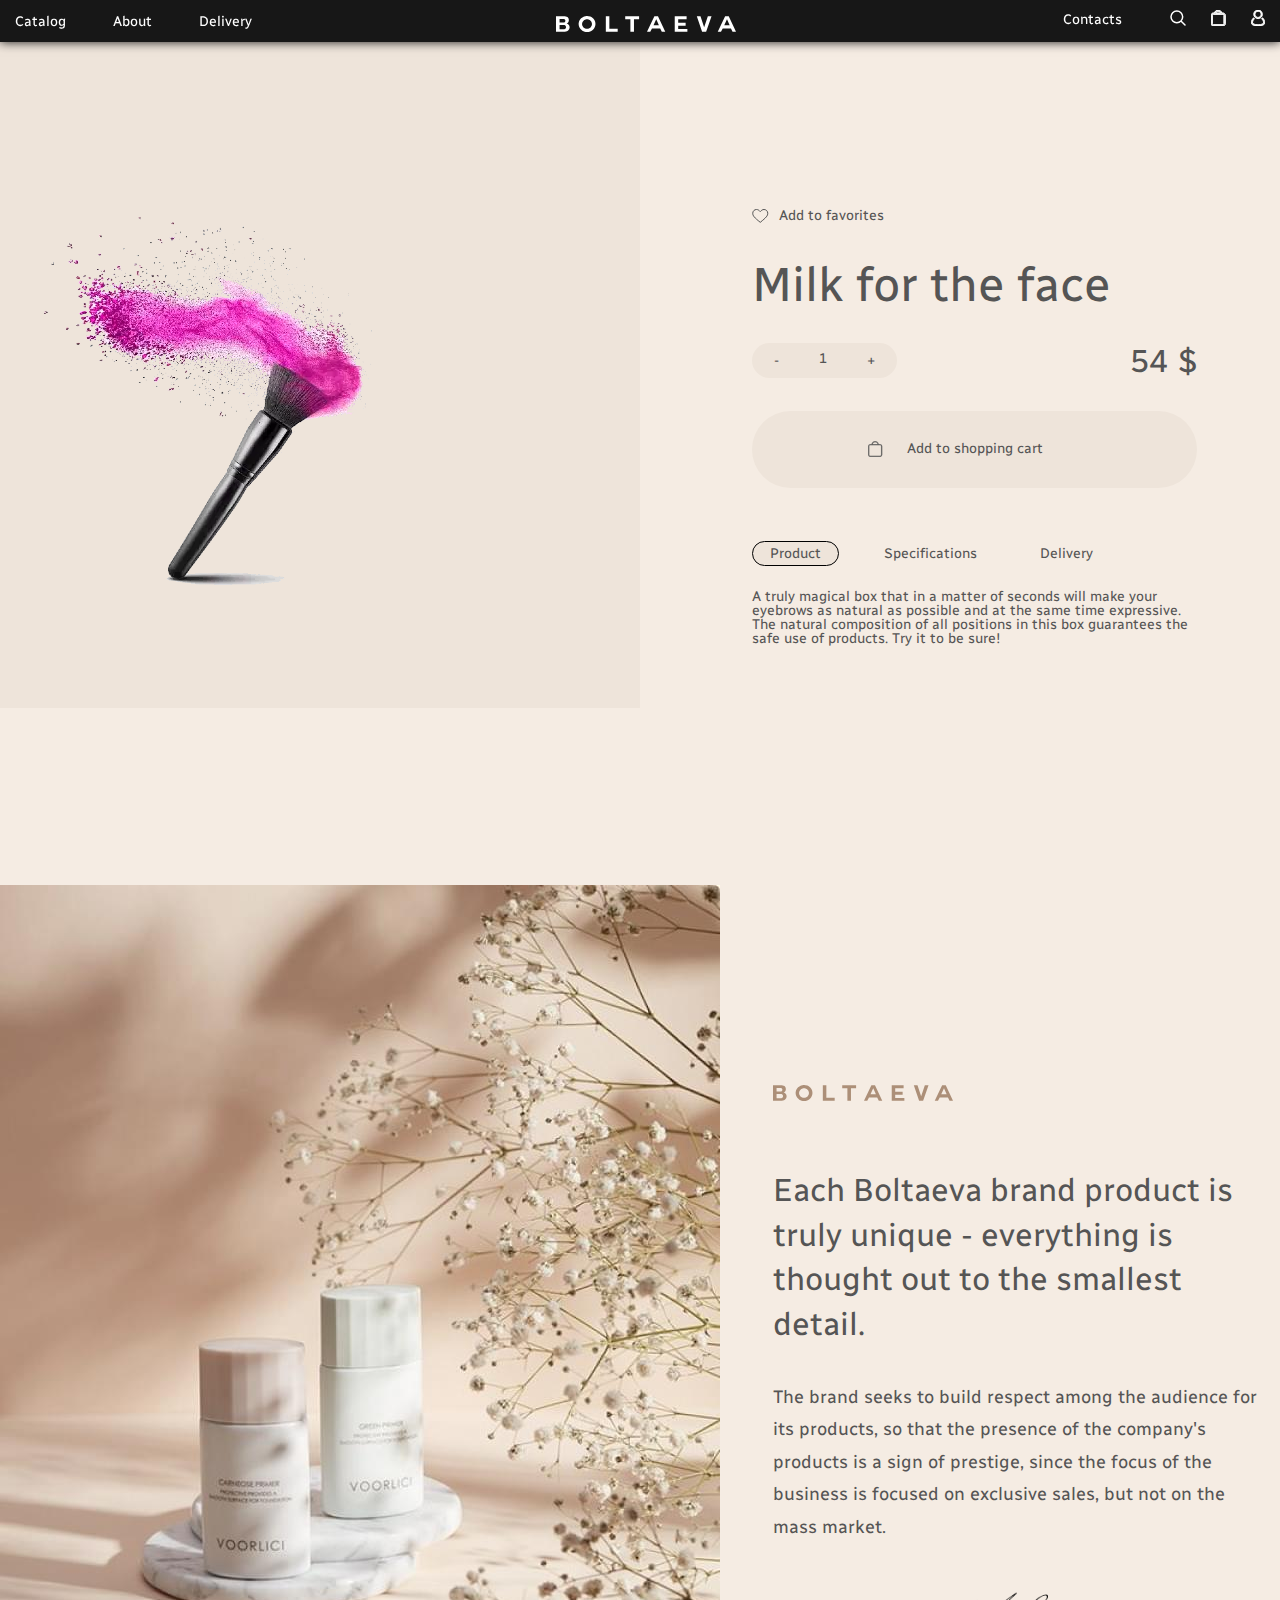
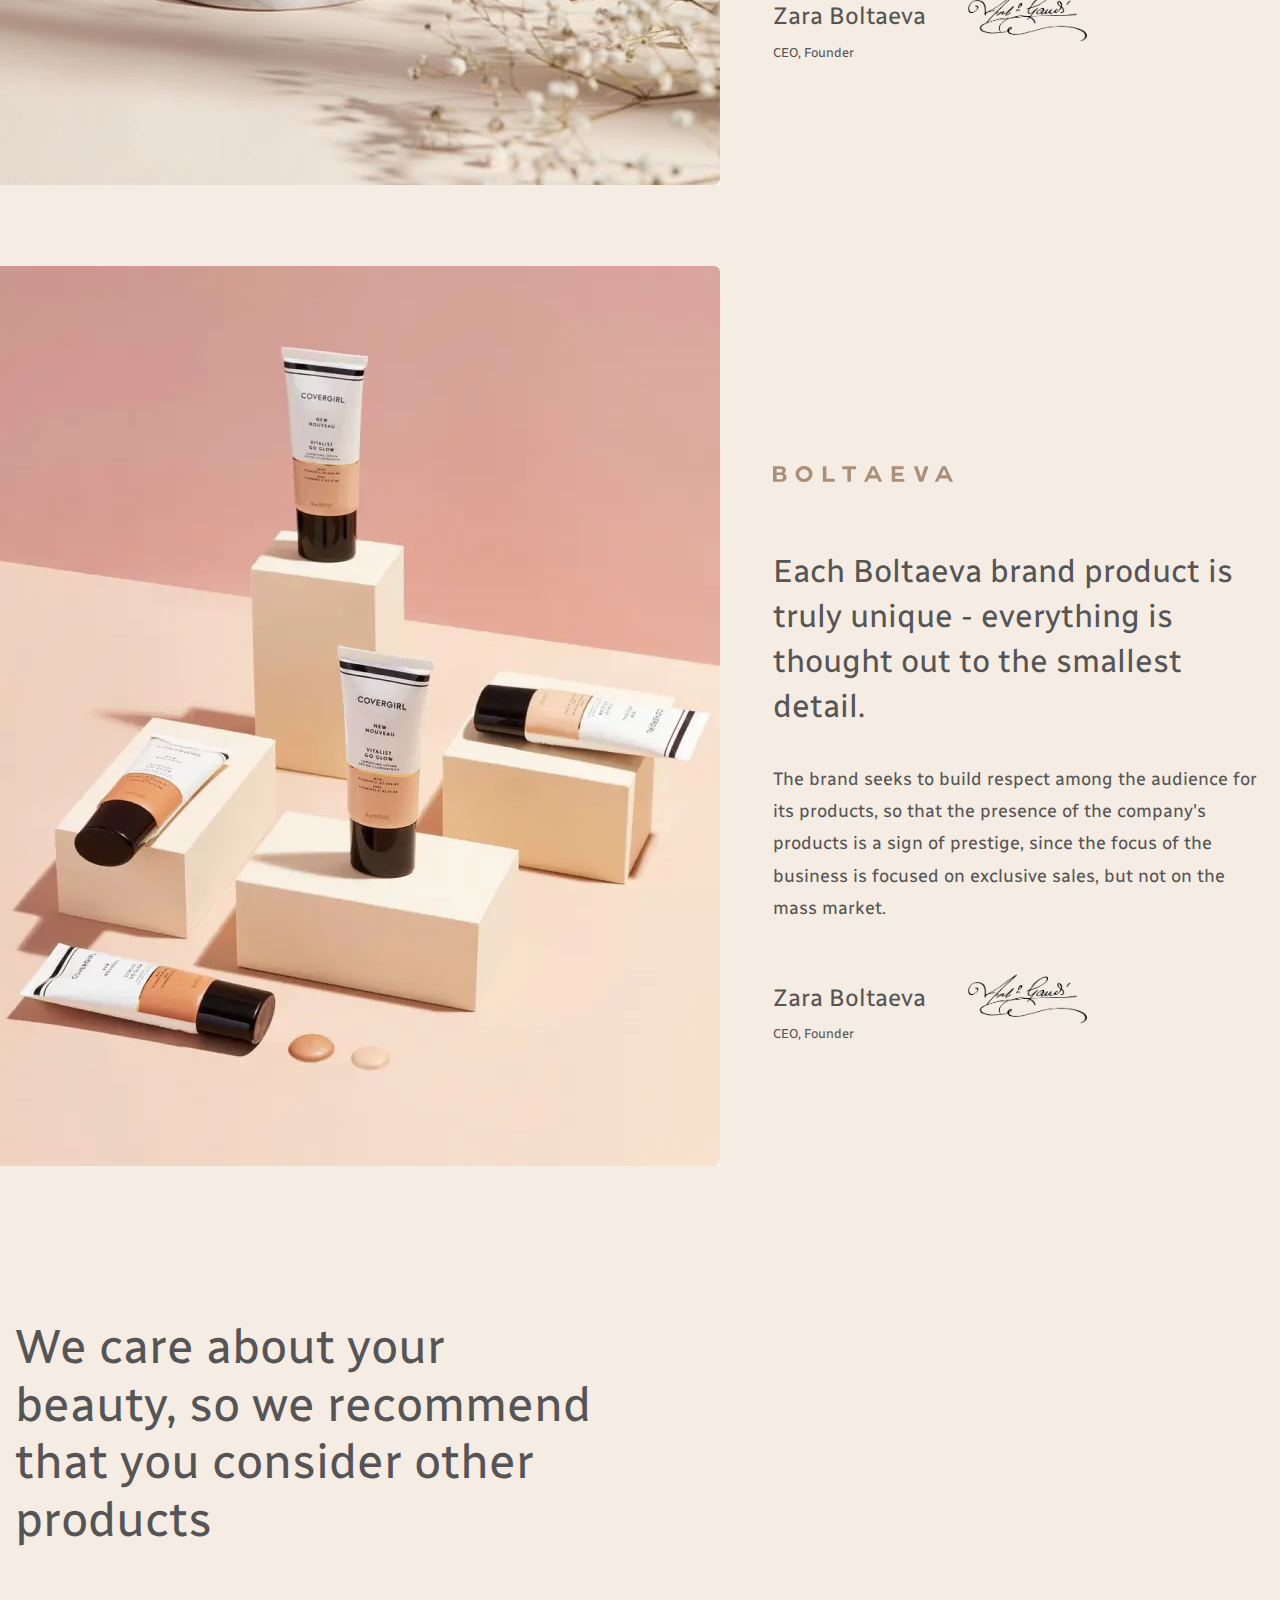
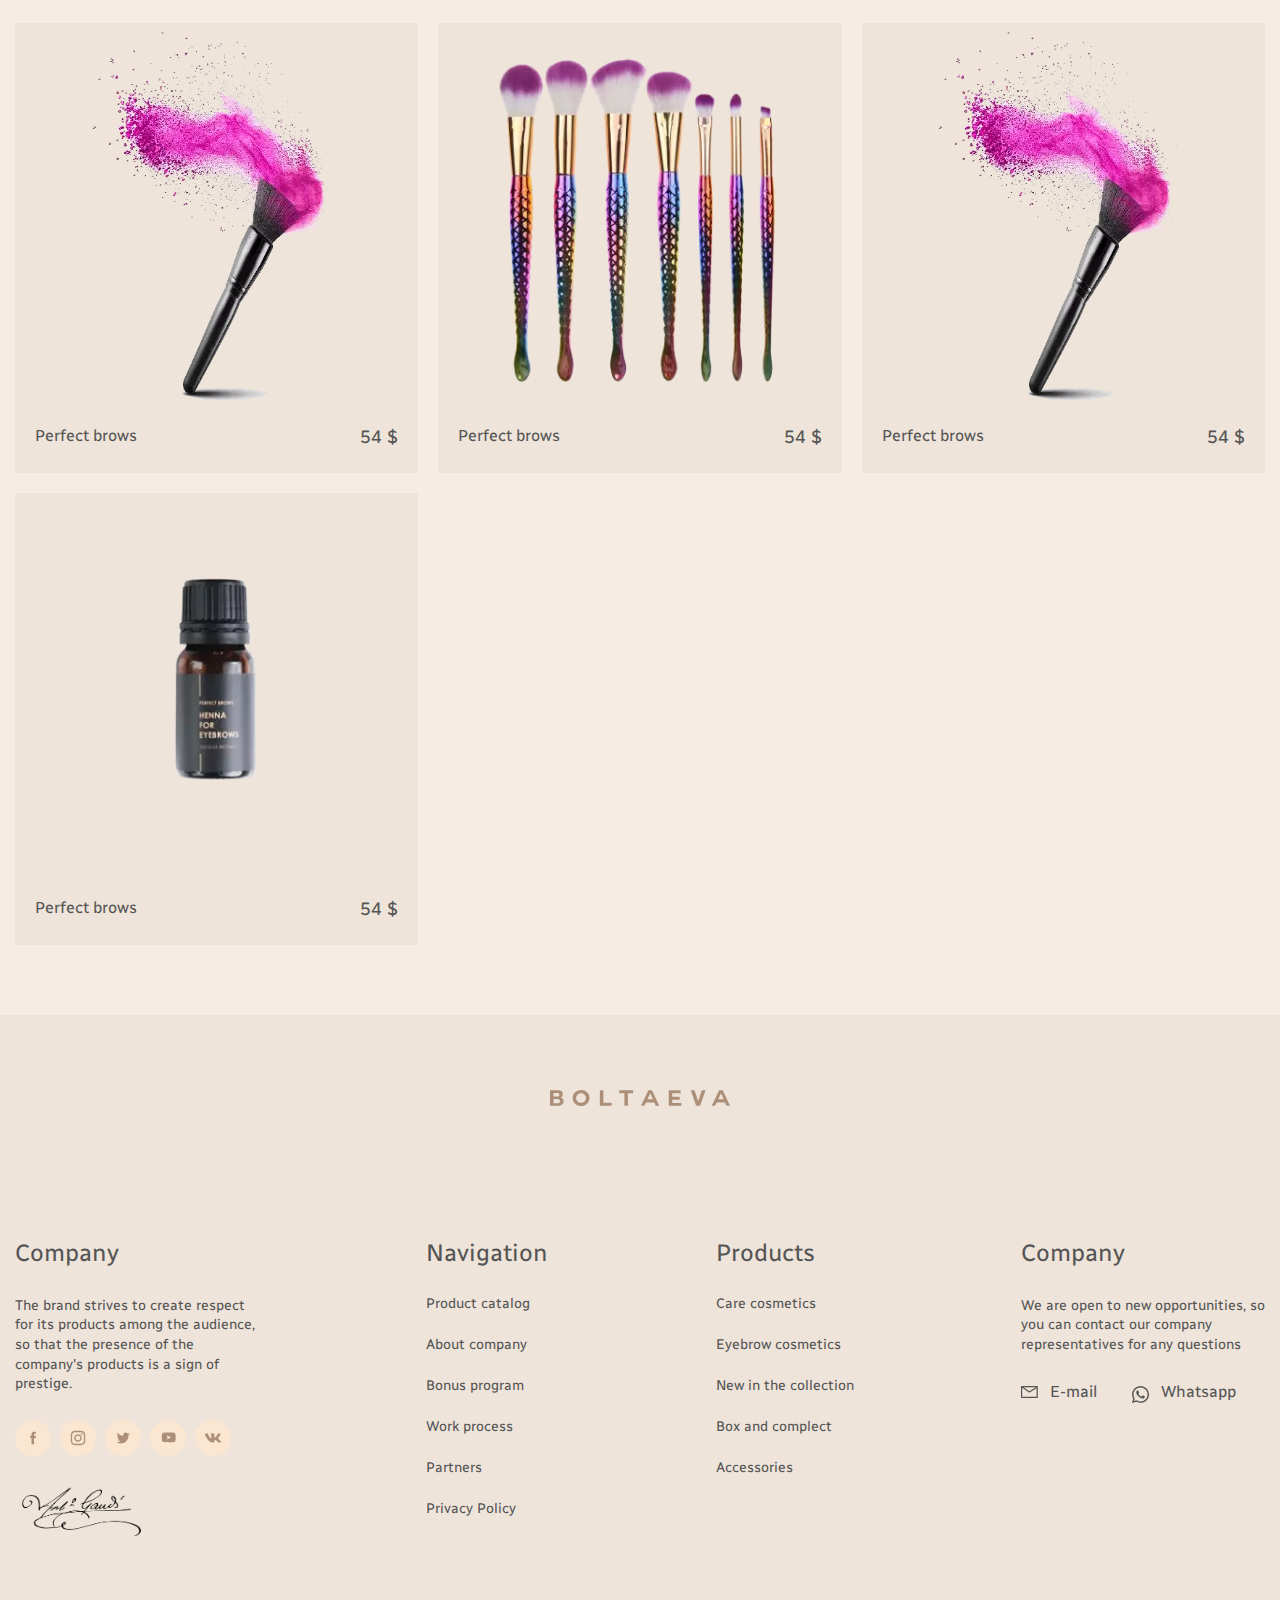
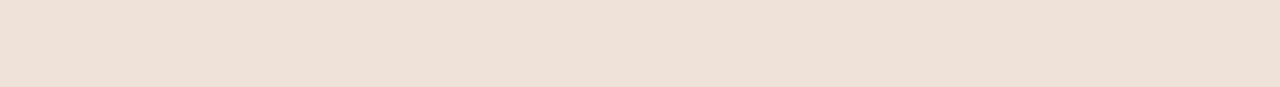
<file: shoping.html>
<!DOCTYPE html>
<html lang="en">

<head>
	<title>Главная</title>
	<meta charset="UTF-8" />
	<meta name="format-detection" content="telephone=no" />
	<!-- <style>body{opacity: 0;}</style> -->
	<link rel="stylesheet" href="css/style.min.css?_v=20220502111958" />
	<link rel="shortcut icon" href="img/logo-icon.png" />
	<!-- <meta name="robots" content="noindex, nofollow"> -->
	<meta name="viewport" content="width=device-width, initial-scale=1.0" />
</head>

<body>
	<div class="wrapper">
		<header class="header">
			<div class="header__container">
				<div class="burger">
					<div class="burger__top">
						<img src="img/burger/01.svg" alt="search" class="burger__search" />
						<img src="img/burger/02.svg" alt="logo" class="burger__logo" />
						<img src="img/burger/03.svg" alt="user" class="burger__user" />
						<img src="img/burger/04.svg" alt="pagest" class="burger__pagest" />
					</div>
					<ul class="burger__items">
						<li class="burger__item">
							<a href="./checkout.html" class="burger__links">Main page</a>
						</li>
						<li class="burger__item">
							<a href="./catalog.html" class="burger__links">Catalog</a>
						</li>
						<li class="burger__item">
							<a href="./about.html" class="burger__links">About</a>
						</li>
						<li class="burger__item">
							<a href="./delivery.html" class="burger__links">Delivery</a>
						</li>
						<li class="burger__item">
							<a href="./contact.html" class="burger__links">Contacts</a>
						</li>
						<li class="burger__item">
							<a href="./program.html" class="burger__links">Bonus program</a>
						</li>
						<li class="burger__item">
							<a href="./working.html" class="burger__links">Work process</a>
						</li>
						<li class="burger__item">
							<a href="./partners.html" class="burger__links">Partners</a>
						</li>
					</ul>
				</div>
				<div class="header__menu menu">
					<button type="button" class="menu__icon icon-menu"><span></span></button>
					<nav class="menu__body">
						<ul class="menu__list">
							<li class="menu__item">
								<a href="./catalog.html" class="menu__link">Catalog</a>
							</li>
							<li class="menu__item">
								<a href="./about.html" class="menu__link">About</a>
							</li>
							<li class="menu__item">
								<a href="./delivery.html" class="menu__link">Delivery</a>
							</li>
						</ul>
					</nav>
				</div>
				<a href="./index.html" class="header__logo"><img src="img/logo.svg" alt="logo" /></a>
				<ul class="header__items">
					<li class="header-item">
						<a href="./contact.html" class="header-item__link">Contacts</a>
					</li>
					<li class="header-item">
						<a href="./catalog.html" class="header-item__link">
							<svg width="16" height="16" viewBox="0 0 16 16" fill="none" xmlns="http://www.w3.org/2000/svg">
								<path d="M15 15L10.9556 10.9556M12.6667 6.83333C12.6667 10.055 10.055 12.6667 6.83333 12.6667C3.61167 12.6667 1 10.055 1 6.83333C1 3.61167 3.61167 1 6.83333 1C10.055 1 12.6667 3.61167 12.6667 6.83333Z" stroke="#fff" stroke-width="1.5" stroke-linecap="round" stroke-linejoin="round" />
							</svg>
						</a>
					</li>
					<li class="header-item">
						<a href="./shoping.html" class="header-item__link">
							<svg width="15" height="16" viewBox="0 0 15 16" fill="none" xmlns="http://www.w3.org/2000/svg">
								<path d="M11.9975 3.2746H10.5499C10.4777 2.45197 10.0872 1.68543 9.45564 1.12678C8.82409 0.568129 7.9976 0.258107 7.13983 0.258107C6.28206 0.258107 5.45556 0.568129 4.82402 1.12678C4.19247 1.68543 3.80193 2.45197 3.72973 3.2746H2.28214C1.74533 3.2746 1.23051 3.47984 0.850933 3.84516C0.471353 4.21049 0.258107 4.70598 0.258107 5.22263V13.794C0.258107 14.3106 0.471353 14.8061 0.850933 15.1714C1.23051 15.5367 1.74533 15.742 2.28214 15.742H11.9975C12.5343 15.742 13.0491 15.5367 13.4287 15.1714C13.8083 14.8061 14.0215 14.3106 14.0215 13.794V5.22263C14.0215 4.70598 13.8083 4.21049 13.4287 3.84516C13.0491 3.47984 12.5343 3.2746 11.9975 3.2746ZM7.13983 1.03437C7.78318 1.03629 8.40341 1.26548 8.88278 1.67845C9.36216 2.09141 9.66731 2.6594 9.74031 3.2746H4.53935C4.61235 2.6594 4.9175 2.09141 5.39687 1.67845C5.87625 1.26548 6.49647 1.03629 7.13983 1.03437ZM13.2119 13.794C13.2119 14.1039 13.084 14.4012 12.8562 14.6204C12.6285 14.8396 12.3196 14.9628 11.9975 14.9628H2.28214C1.96006 14.9628 1.65116 14.8396 1.42342 14.6204C1.19567 14.4012 1.06772 14.1039 1.06772 13.794V5.22263C1.06772 4.91264 1.19567 4.61534 1.42342 4.39615C1.65116 4.17695 1.96006 4.05381 2.28214 4.05381H11.9975C12.3196 4.05381 12.6285 4.17695 12.8562 4.39615C13.084 4.61534 13.2119 4.91264 13.2119 5.22263V13.794Z" fill="#555555" />
								<path stroke="#fff" fill-rule="evenodd" clip-rule="evenodd" d="M10.7781 3.01649H11.9975C12.5996 3.01649 13.179 3.24661 13.6076 3.65918C14.0366 4.07208 14.2796 4.63424 14.2796 5.22258V13.7939C14.2796 14.3823 14.0366 14.9444 13.6076 15.3573C13.179 15.7699 12.5996 16 11.9975 16H2.2821C1.67997 16 1.1006 15.7699 0.671936 15.3573C0.242932 14.9444 0 14.3823 0 13.7939V5.22258C0 4.63424 0.242932 4.07208 0.671936 3.65918C1.1006 3.24661 1.67997 3.01649 2.2821 3.01649H3.50151C3.62777 2.21688 4.03348 1.48145 4.65299 0.933445C5.33261 0.332271 6.22023 0 7.13979 0C8.05934 0 8.94696 0.332271 9.62658 0.933445C10.2461 1.48145 10.6518 2.21688 10.7781 3.01649ZM10.5499 3.2746H11.9975C12.5343 3.2746 13.0491 3.47984 13.4287 3.84516C13.8083 4.21049 14.0215 4.70598 14.0215 5.22263V13.794C14.0215 14.3106 13.8083 14.8061 13.4287 15.1714C13.0491 15.5367 12.5343 15.742 11.9975 15.742H2.28214C1.74533 15.742 1.23051 15.5367 0.850933 15.1714C0.471353 14.8061 0.258107 14.3106 0.258107 13.794V5.22263C0.258107 4.70598 0.471353 4.21049 0.850933 3.84516C1.23051 3.47984 1.74533 3.2746 2.28214 3.2746H3.72973C3.80193 2.45197 4.19247 1.68543 4.82402 1.12678C5.45556 0.568129 6.28206 0.258107 7.13983 0.258107C7.9976 0.258107 8.82409 0.568129 9.45564 1.12678C10.0872 1.68543 10.4777 2.45197 10.5499 3.2746ZM8.71431 1.87392C8.28262 1.50203 7.72244 1.29431 7.13979 1.29239C6.55713 1.29431 5.99695 1.50203 5.56526 1.87392C5.21028 2.17973 4.9627 2.5787 4.84969 3.01649H9.42989C9.31687 2.5787 9.06929 2.17973 8.71431 1.87392ZM9.69548 3.01649C9.5774 2.50169 9.29431 2.03296 8.88278 1.67845C8.40341 1.26548 7.78318 1.03629 7.13983 1.03437C6.49647 1.03629 5.87625 1.26548 5.39687 1.67845C4.98534 2.03296 4.70217 2.50169 4.58409 3.01649C4.56462 3.10136 4.54968 3.18753 4.53935 3.2746H9.74031C9.72998 3.18753 9.71495 3.10136 9.69548 3.01649ZM12.6772 14.4344C12.8556 14.2628 12.9538 14.0322 12.9538 13.7939V5.22258C12.9538 4.98429 12.8556 4.75367 12.6772 4.58204C12.4986 4.41009 12.2542 4.31183 11.9975 4.31183H2.2821C2.02534 4.31183 1.78099 4.41009 1.60233 4.58204C1.42401 4.75367 1.32574 4.98429 1.32574 5.22258V13.7939C1.32574 14.0322 1.42401 14.2628 1.60233 14.4344C1.78099 14.6064 2.02534 14.7047 2.2821 14.7047H11.9975C12.2542 14.7047 12.4986 14.6064 12.6772 14.4344ZM12.8562 14.6204C13.084 14.4012 13.2119 14.1039 13.2119 13.794V5.22263C13.2119 4.91264 13.084 4.61534 12.8562 4.39615C12.6285 4.17695 12.3196 4.05381 11.9975 4.05381H2.28214C1.96006 4.05381 1.65116 4.17695 1.42342 4.39615C1.19567 4.61534 1.06772 4.91264 1.06772 5.22263V13.794C1.06772 14.1039 1.19567 14.4012 1.42342 14.6204C1.65116 14.8396 1.96006 14.9628 2.28214 14.9628H11.9975C12.3196 14.9628 12.6285 14.8396 12.8562 14.6204Z" fill="#555555" />
							</svg>
						</a>
					</li>
					<li class="header-item">
						<a href="./checkout.html" class="header-item__link">
							<svg width="14" height="16" viewBox="0 0 14 16" fill="none" xmlns="http://www.w3.org/2000/svg">
								<path d="M11.8116 8.11075C11.7543 8.05377 11.6862 8.00866 11.6114 7.97798C11.5366 7.9473 11.4565 7.93166 11.3756 7.93194C11.2948 7.93223 11.2148 7.94844 11.1402 7.97964C11.0656 8.01085 10.9978 8.05644 10.9409 8.11382C10.8839 8.1712 10.8388 8.23924 10.8081 8.31405C10.7774 8.38886 10.7618 8.46899 10.7621 8.54984C10.7624 8.6307 10.7786 8.71071 10.8098 8.78531C10.841 8.8599 10.8866 8.92762 10.9439 8.98459C11.4647 9.49979 11.878 10.1132 12.16 10.7892C12.4421 11.4653 12.5872 12.1905 12.587 12.9231C12.587 13.6738 10.427 14.7692 7.04856 14.7692C3.6701 14.7692 1.5101 13.6738 1.5101 12.9231C1.50913 12.1954 1.65156 11.4746 1.92927 10.802C2.20697 10.1294 2.6145 9.51809 3.12857 9.00305C3.24318 8.88775 3.30751 8.73178 3.30751 8.56921C3.30751 8.40663 3.24318 8.25066 3.12857 8.13536C3.01327 8.02074 2.8573 7.95641 2.69472 7.95641C2.53214 7.95641 2.37617 8.02074 2.26087 8.13536C1.63017 8.76254 1.13025 9.50869 0.790098 10.3305C0.449949 11.1524 0.276339 12.0336 0.279335 12.9231C0.279335 14.9231 3.76857 16 7.04856 16C10.3286 16 13.8178 14.9231 13.8178 12.9231C13.8202 12.0278 13.6439 11.1411 13.2995 10.3148C12.955 9.48851 12.4492 8.7392 11.8116 8.11075Z" fill="white" stroke="#fff" />
								<path d="M7.04854 8.61539C7.90052 8.61539 8.73337 8.36274 9.44176 7.88941C10.1502 7.41607 10.7023 6.7433 11.0283 5.95618C11.3544 5.16905 11.4397 4.30291 11.2735 3.4673C11.1072 2.63169 10.697 1.86414 10.0945 1.2617C9.49209 0.659254 8.72454 0.248986 7.88893 0.082773C7.05332 -0.0834402 6.18718 0.00186646 5.40005 0.327905C4.61293 0.653944 3.94016 1.20607 3.46682 1.91447C2.99349 2.62286 2.74084 3.45571 2.74084 4.30769C2.74084 5.45016 3.19469 6.54584 4.00254 7.35369C4.81039 8.16154 5.90607 8.61539 7.04854 8.61539ZM7.04854 1.23077C7.65709 1.23077 8.25199 1.41123 8.75798 1.74933C9.26398 2.08742 9.65836 2.56797 9.89124 3.13021C10.1241 3.69244 10.1851 4.31111 10.0663 4.90797C9.94761 5.50484 9.65456 6.05309 9.22425 6.48341C8.79393 6.91372 8.24568 7.20677 7.64881 7.32549C7.05195 7.44422 6.43328 7.38328 5.87105 7.1504C5.30882 6.91751 4.82827 6.52314 4.49017 6.01714C4.15207 5.51114 3.97161 4.91625 3.97161 4.30769C3.97161 3.49164 4.29579 2.70902 4.87282 2.13198C5.44986 1.55495 6.23249 1.23077 7.04854 1.23077Z" fill="white" stroke="#fff" />
							</svg>
						</a>
					</li>
				</ul>
			</div>
		</header>

		<main class="page">
			<section class="cards-bue">
				<div class="cards-bue__container">
					<div class="cards-bue__images">
						<picture><source srcset="img/product/04.webp" type="image/webp"><img src="img/product/04.png" alt="order" class="cards-bue__img" /></picture>
					</div>
					<div class="cards-bue__desc">
						<button class="cards-bue__add">
							<svg width="17" height="14" viewBox="0 0 17 14" fill="none" xmlns="http://www.w3.org/2000/svg">
								<path d="M8.25478 13.3387C5.22728 10.8757 3.34676 9.24139 2.21711 7.88178C1.10823 6.54716 0.75 5.51015 0.75 4.21985C0.75 2.15407 2.43264 0.499756 4.47009 0.499756C6.18637 0.499756 7.1641 1.45978 7.87943 2.27265L8.25478 2.69919L8.63014 2.27265C9.34547 1.45978 10.3232 0.499756 12.0395 0.499756C14.1053 0.499756 15.7596 2.1824 15.7596 4.21985C15.7596 5.51015 15.4013 6.54716 14.2925 7.88178C13.1628 9.24139 11.2823 10.8757 8.25478 13.3387Z" stroke="#555555" />
							</svg>
							Add to favorites
						</button>
						<h2 class="cards-bue__title title">Milk for the face</h2>
						<div class="cards-bue__prisce-amount">
							<div class="cards-bue__amount">
								<button class="cards-bue__minuse">-</button>
								<h6 class="cards-bue__number">1</h6>
								<button class="cards-bue__pluse">+</button>
							</div>
							<div class="cards-bue__prices">
								<h6 class="cards-bue__prisce">54</h6>
								<span class="cards-bue__dolars">$</span>
							</div>
						</div>
						<button class="cards-bue__buttons">Add to shopping cart</button>
						<div data-tabs class="cards-tabs">
							<nav data-tabs-titles class="cards-tabs__navigation">
								<button type="button" class="cards-tabs__title _tab-active">
									Product
								</button>
								<button type="button" class="cards-tabs__title">
									Specifications
								</button>
								<button type="button" class="cards-tabs__title">
									Delivery
								</button>
							</nav>
							<div data-tabs-body class="cards-tabs__content">
								<div class="cards-tabs__body">
									A truly magical box that in a matter of seconds will make
									your eyebrows as natural as possible and at the same time
									expressive. The natural composition of all positions in this
									box guarantees the safe use of products. Try it to be sure!
								</div>
								<div class="cards-tabs__body">
									The natural composition of all positions in this box
									guarantees the safe use of products. Try it to be sure!
								</div>
								<div class="cards-tabs__body">
									A truly magical box that in a matter of seconds will make
									your eyebrows as natural as possible and at the same time
									expressive.
								</div>
							</div>
						</div>
					</div>
				</div>
			</section>
			<section class="about-us" style="background-image: url(img/about-02.jpg)">
				<div class="about-us__container">
					<div class="about-us__desc">
						<a href="./index.html" class="about-us__logo"><img src="img/logo02.svg" alt="logo" /></a>
						<h4 class="about-us__title">
							Each Boltaeva brand product is truly unique - everything is
							thought out to the smallest detail.
						</h4>
						<p class="about-us__text">
							The brand seeks to build respect among the audience for its
							products, so that the presence of the company's products is a
							sign of prestige, since the focus of the business is focused on
							exclusive sales, but not on the mass market.
						</p>
						<div class="about-us-avtore">
							<h6 class="about-us-avtore__name">
								Zara Boltaeva <span>CEO, Founder</span>
							</h6>
							<picture><source srcset="img/podpis.webp" type="image/webp"><img src="img/podpis.png" alt="" class="about-us-avtore__podpis signature" /></picture>
						</div>
					</div>
				</div>
			</section>
			<section class="about-us">
				<div class="about-us__container">
					<div class="about-us__desc">
						<a href="./index.html" class="about-us__logo"><img src="img/logo02.svg" alt="logo" /></a>
						<h4 class="about-us__title">
							Each Boltaeva brand product is truly unique - everything is
							thought out to the smallest detail.
						</h4>
						<p class="about-us__text">
							The brand seeks to build respect among the audience for its
							products, so that the presence of the company's products is a
							sign of prestige, since the focus of the business is focused on
							exclusive sales, but not on the mass market.
						</p>
						<div class="about-us-avtore">
							<h6 class="about-us-avtore__name">
								Zara Boltaeva <span>CEO, Founder</span>
							</h6>
							<picture><source srcset="img/podpis.webp" type="image/webp"><img src="img/podpis.png" alt="" class="about-us-avtore__podpis signature" /></picture>
						</div>
					</div>
				</div>
			</section>
			<section class="products">
				<div class="products__container">
					<h3 class="products-title">
						We care about your beauty, so we recommend that you consider other
						products
					</h3>
					<ul class="products__items">
						<li class="products__item">
							<picture><source srcset="img/product/04.webp" type="image/webp"><img src="img/product/04.png" alt="" class="products__img" /></picture>
							<a href="./shoping.html" class="products__bue">
								<p class="products__name">Perfect brows</p>
								<p class="products__price">54 $</p>
							</a>
						</li>
						<li class="products__item">
							<picture><source srcset="img/product/03.webp" type="image/webp"><img src="img/product/03.png" alt="" class="products__img" /></picture>
							<a href="./shoping.html" class="products__bue">
								<p class="products__name">Perfect brows</p>
								<p class="products__price">54 $</p>
							</a>
						</li>
						<li class="products__item">
							<picture><source srcset="img/product/04.webp" type="image/webp"><img src="img/product/04.png" alt="product-photo" class="products__img" /></picture>
							<a href="./shoping.html" class="products__bue">
								<p class="products__name">Perfect brows</p>
								<p class="products__price">54 $</p>
							</a>
						</li>
						<li class="products__item">
							<picture><source srcset="img/product/02.webp" type="image/webp"><img src="img/product/02.png" alt="product-photo" class="products__img" /></picture>
							<a href="./shoping.html" class="products__bue">
								<p class="products__name">Perfect brows</p>
								<p class="products__price">54 $</p>
							</a>
						</li>
					</ul>
				</div>
				<a href="#" class="row-top" data-goto-speed="1200" data-goto=".header-slider">
					<picture><source srcset="img/top.webp" type="image/webp"><img src="img/top.png" alt="top" class="row-top__icon" /></picture>
				</a>
			</section>
		</main>
		<footer class="footer">
			<div class="footer__container">
				<a href="./index.html" class="footer__logo">
					<img src="img/logo02.svg" alt="" />
				</a>
				<div class="footer__items">
					<div class="footer-item">
						<p class="footer-item__name footer-name">Company</p>
						<p class="footer-item__text">
							The brand strives to create respect for its products among the
							audience, so that the presence of the company's products is a sign of
							prestige.
						</p>
						<ul class="socials">
							<li class="socials__item">
								<a href="#" class="socials__link"><img src="img/socials/01.svg" alt="fackebook" class="socials__icon" /></a>
							</li>
							<li class="socials__item">
								<a href="#" class="socials__link"><img src="img/socials/02.svg" alt="Instagram" class="socials__icon" /></a>
							</li>
							<li class="socials__item">
								<a href="#" class="socials__link"><img src="img/socials/03.svg" alt="tvith" class="socials__icon" /></a>
							</li>
							<li class="socials__item">
								<a href="#" class="socials__link"><img src="img/socials/04.svg" alt="youtobe" class="socials__icon" /></a>
							</li>
							<li class="socials__item">
								<a href="#" class="socials__link"><img src="img/socials/05.svg" alt="vk" class="socials__icon" /></a>
							</li>
						</ul>
						<picture><source srcset="img/podpis.webp" type="image/webp"><img class="footer-item__signature signature" src="img/podpis.png" alt="" /></picture>
					</div>
					<ul class="footer-list">
						<li class="footer-list__item">
							<p class="footer-name">Navigation</p>
						</li>
						<li class="footer-list__item">
							<a href="./catalog.html" class="footer-list__link">Product catalog</a>
						</li>
						<li class="footer-list__item">
							<a href="./about.html" class="footer-list__link">About company</a>
						</li>
						<li class="footer-list__item">
							<a href="./program.html" class="footer-list__link">Bonus program</a>
						</li>
						<li class="footer-list__item">
							<a href="./working.html" class="footer-list__link">Work process</a>
						</li>
						<li class="footer-list__item">
							<a href="./partners.html" class="footer-list__link">Partners</a>
						</li>
						<li class="footer-list__item">
							<a href="./delivery.html" class="footer-list__link">Privacy Policy</a>
						</li>
					</ul>
					<ul class="footer-list">
						<li class="footer-list__item">
							<p class="footer-name">Products</p>
						</li>
						<li class="footer-list__item">
							<a href="./catalog.html" class="footer-list__link">Care cosmetics</a>
						</li>
						<li class="footer-list__item">
							<a href="./delivery.html" class="footer-list__link">Eyebrow cosmetics</a>
						</li>
						<li class="footer-list__item">
							<a href="./shoping.html" class="footer-list__link">New in the collection</a>
						</li>
						<li class="footer-list__item">
							<a href="./program.html" class="footer-list__link">Box and complect
							</a>
						</li>
						<li class="footer-list__item">
							<a href="./contact.html" class="footer-list__link">Accessories</a>
						</li>
					</ul>
					<div class="footer-item">
						<p class="footer-item__name footer-name">Company</p>
						<p class="footer-item__text">
							We are open to new opportunities, so you can contact our company
							representatives for any questions
						</p>
						<div class="footer-item__contact">
							<a href="mailto:abc@example.com" class="footer-item__mail">E-mail</a>
							<a href="whatsapp://+380680752412" class="footer-item__whatsap">Whatsapp</a>
						</div>
					</div>
					<div data-spollers class="footer-spollers">
						<div class="footer-list spollers__item">
							<button type="button" data-spoller class="footer-name spollers__title">
								Products
							</button>
							<ul class="footer-colums spollers__body">
								<li class="footer-colums__item">
									<a href="./catalog.html" class="footer-colums__link">Care cosmetics</a>
								</li>
								<li class="footer-colums__item">
									<a href="./shoping.html" class="footer-colums__link">Eyebrow cosmetics</a>
								</li>
								<li class="footer-colums__item">
									<a href="./checkout.html" class="footer-colums__link">New in the collection</a>
								</li>
								<li class="footer-colums__item">
									<a href="./checkout.html" class="footer-colums__link">Box and complect
									</a>
								</li>
								<li class="footer-colums__item">
									<a href="./program.html" class="footer-colums__link">Accessories</a>
								</li>
								<li class="footer-colums__item">
									<a href="./delivery.html" class="footer-colums__link">Privacy Policy</a>
								</li>
							</ul>
						</div>
						<div class="footer-colums spollers__item">
							<button type="button" data-spoller class="footer-name spollers__title">
								Navigation
							</button>
							<ul class="footer-colums spollers__body">
								<li class="footer-colums__item">
									<a href="./catalog.html" class="footer-colums__link">Product catalog</a>
								</li>
								<li class="footer-colums__item">
									<a href="./about.html" class="footer-colums__link">About company</a>
								</li>
								<li class="footer-colums__item">
									<a href="./program.html" class="footer-colums__link">Bonus program</a>
								</li>
								<li class="footer-colums__item">
									<a href="./working.html" class="footer-colums__link">Work process</a>
								</li>
								<li class="footer-colums__item">
									<a href="./partners.html" class="footer-colums__link">Partners</a>
								</li>
								<li class="footer-colums__item">
									<a href="./delivery.html" class="footer-colums__link">Privacy Policy</a>
								</li>
							</ul>
						</div>
					</div>
				</div>
			</div>
		</footer>

	</div>
	<!-- 
<div id="popup" aria-hidden="true" class="popup">
	<div class="popup__wrapper">
		<div class="popup__content">
			<button data-close type="button" class="popup__close">Закрыть</button>
			<div class="popup__text">
			</div>
		</div>
	</div>
</div>
 -->
	<script src="js/app.min.js?_v=20220502111958"></script>
</body>

</html>
</file>
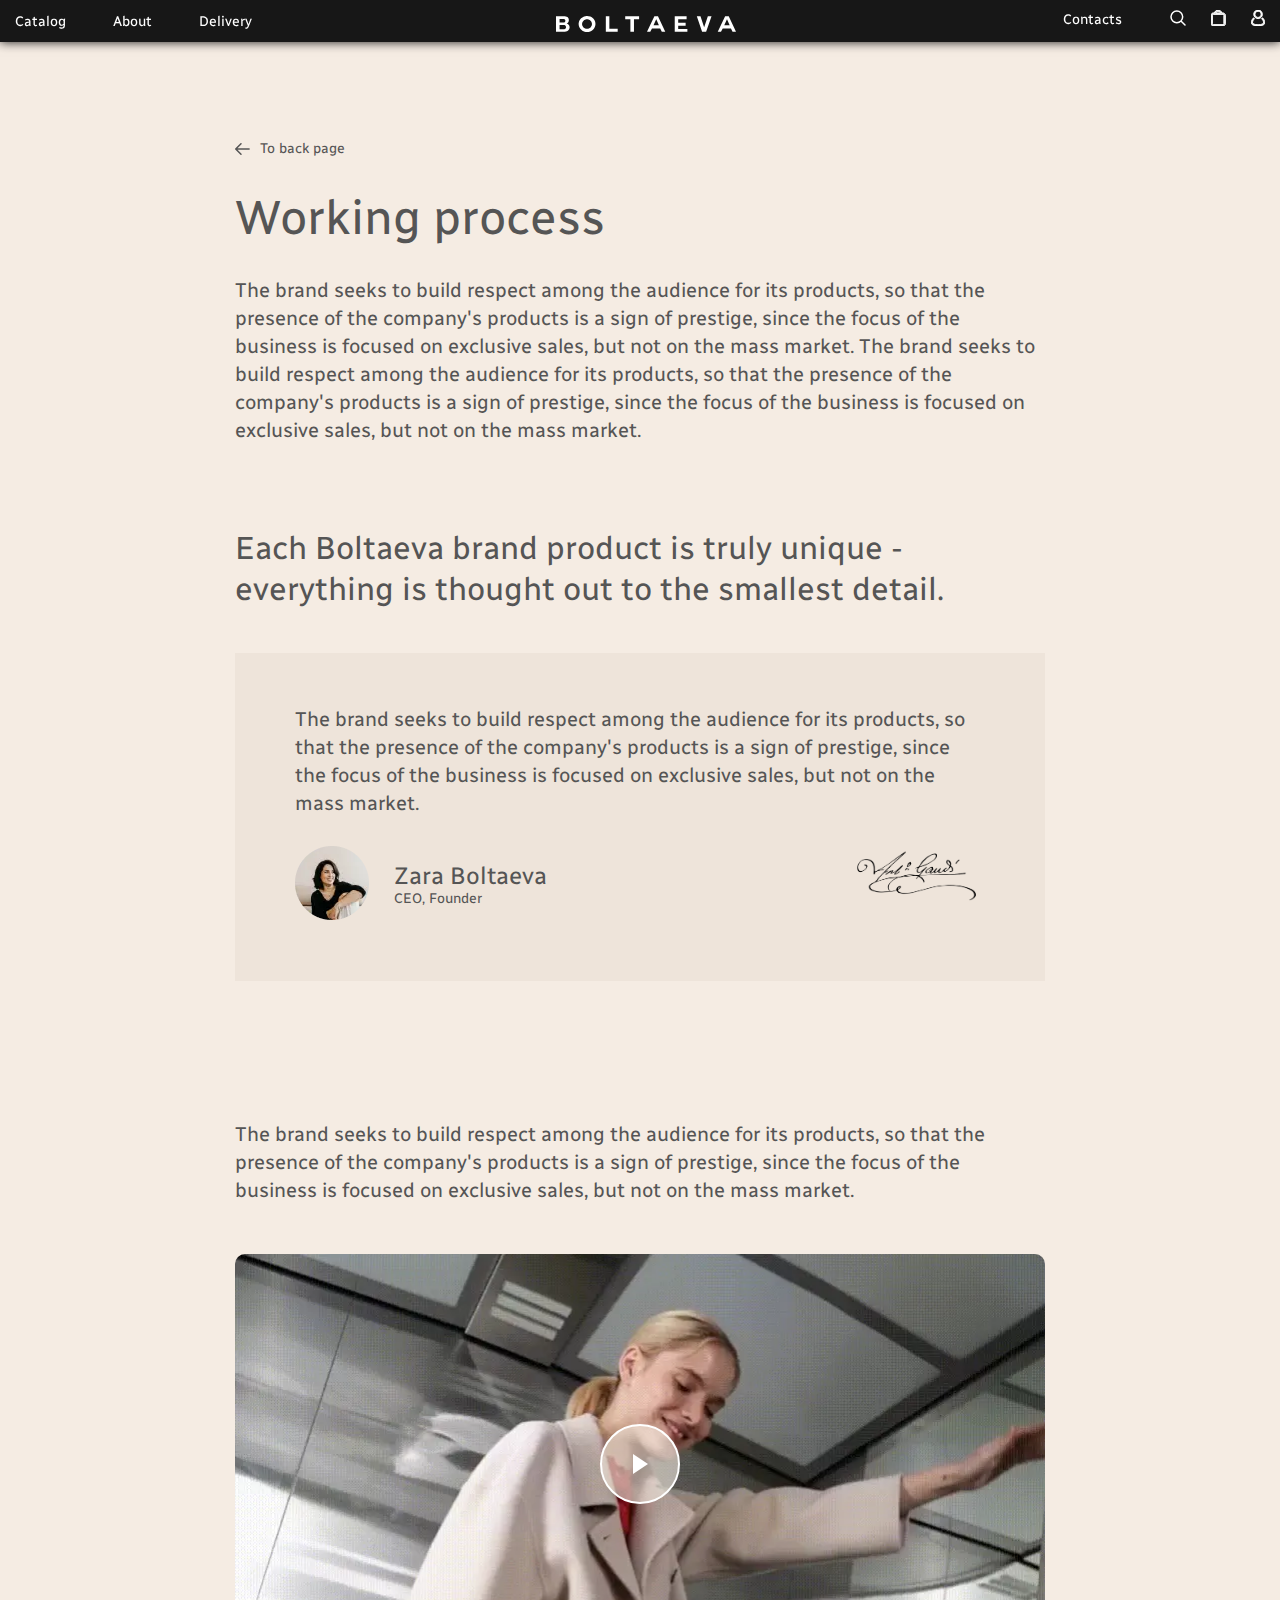
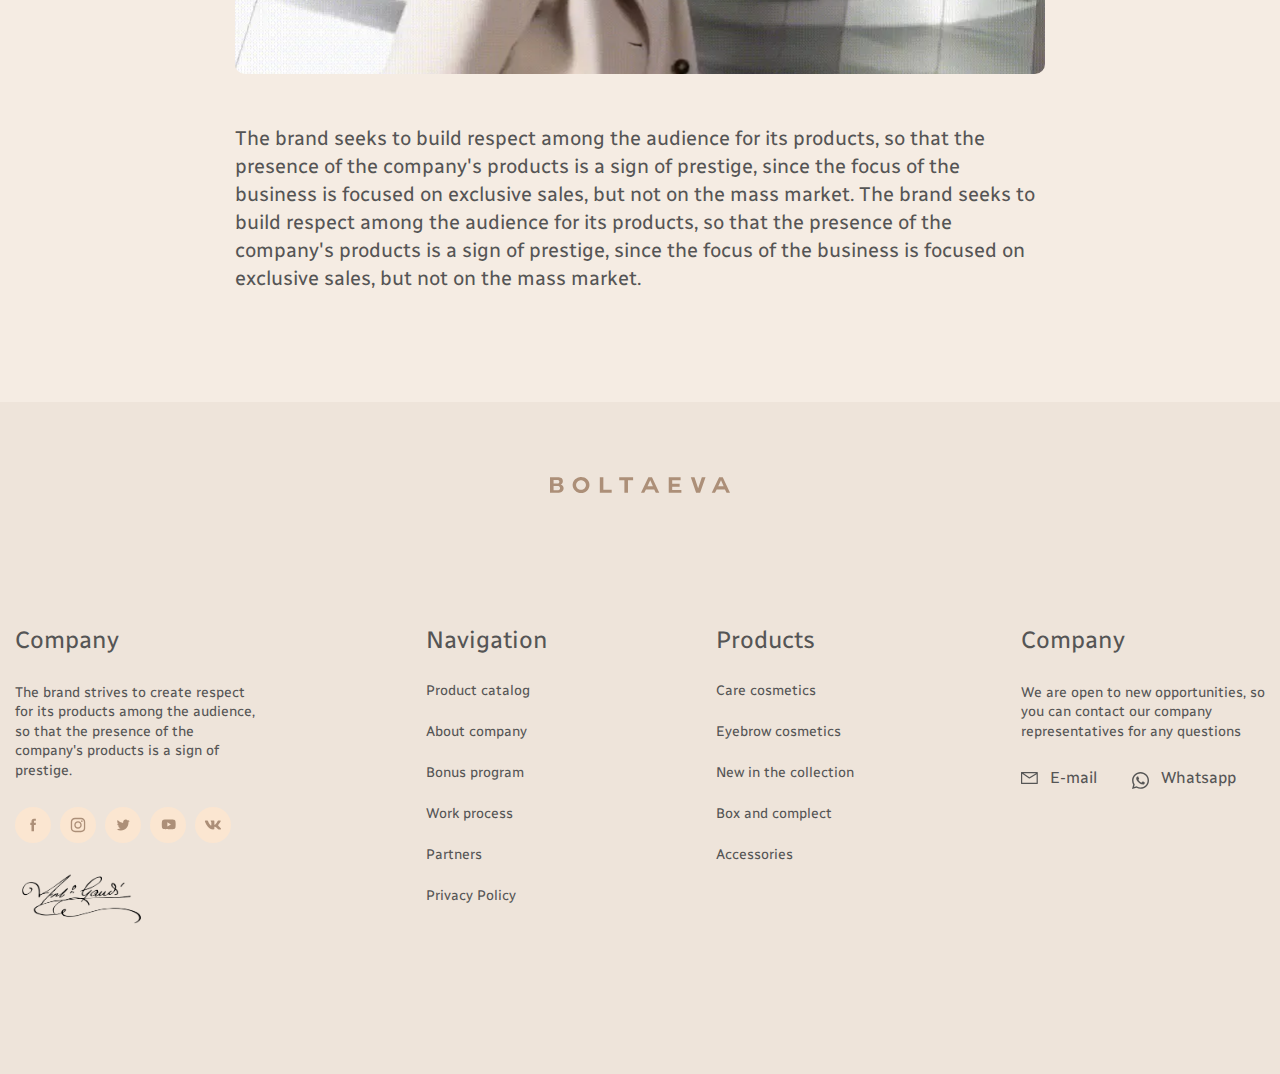
<file: working.html>
<!DOCTYPE html>
<html lang="en">

<head>
	<title>Главная</title>
	<meta charset="UTF-8" />
	<meta name="format-detection" content="telephone=no" />
	<!-- <style>body{opacity: 0;}</style> -->
	<link rel="stylesheet" href="css/style.min.css?_v=20220502111958" />
	<link rel="shortcut icon" href="img/logo-icon.png" />
	<!-- <meta name="robots" content="noindex, nofollow"> -->
	<meta name="viewport" content="width=device-width, initial-scale=1.0" />
</head>

<body>
	<div class="wrapper">
		<header class="header">
			<div class="header__container">
				<div class="burger">
					<div class="burger__top">
						<img src="img/burger/01.svg" alt="search" class="burger__search" />
						<img src="img/burger/02.svg" alt="logo" class="burger__logo" />
						<img src="img/burger/03.svg" alt="user" class="burger__user" />
						<img src="img/burger/04.svg" alt="pagest" class="burger__pagest" />
					</div>
					<ul class="burger__items">
						<li class="burger__item">
							<a href="./checkout.html" class="burger__links">Main page</a>
						</li>
						<li class="burger__item">
							<a href="./catalog.html" class="burger__links">Catalog</a>
						</li>
						<li class="burger__item">
							<a href="./about.html" class="burger__links">About</a>
						</li>
						<li class="burger__item">
							<a href="./delivery.html" class="burger__links">Delivery</a>
						</li>
						<li class="burger__item">
							<a href="./contact.html" class="burger__links">Contacts</a>
						</li>
						<li class="burger__item">
							<a href="./program.html" class="burger__links">Bonus program</a>
						</li>
						<li class="burger__item">
							<a href="./working.html" class="burger__links">Work process</a>
						</li>
						<li class="burger__item">
							<a href="./partners.html" class="burger__links">Partners</a>
						</li>
					</ul>
				</div>
				<div class="header__menu menu">
					<button type="button" class="menu__icon icon-menu"><span></span></button>
					<nav class="menu__body">
						<ul class="menu__list">
							<li class="menu__item">
								<a href="./catalog.html" class="menu__link">Catalog</a>
							</li>
							<li class="menu__item">
								<a href="./about.html" class="menu__link">About</a>
							</li>
							<li class="menu__item">
								<a href="./delivery.html" class="menu__link">Delivery</a>
							</li>
						</ul>
					</nav>
				</div>
				<a href="./index.html" class="header__logo"><img src="img/logo.svg" alt="logo" /></a>
				<ul class="header__items">
					<li class="header-item">
						<a href="./contact.html" class="header-item__link">Contacts</a>
					</li>
					<li class="header-item">
						<a href="./catalog.html" class="header-item__link">
							<svg width="16" height="16" viewBox="0 0 16 16" fill="none" xmlns="http://www.w3.org/2000/svg">
								<path d="M15 15L10.9556 10.9556M12.6667 6.83333C12.6667 10.055 10.055 12.6667 6.83333 12.6667C3.61167 12.6667 1 10.055 1 6.83333C1 3.61167 3.61167 1 6.83333 1C10.055 1 12.6667 3.61167 12.6667 6.83333Z" stroke="#fff" stroke-width="1.5" stroke-linecap="round" stroke-linejoin="round" />
							</svg>
						</a>
					</li>
					<li class="header-item">
						<a href="./shoping.html" class="header-item__link">
							<svg width="15" height="16" viewBox="0 0 15 16" fill="none" xmlns="http://www.w3.org/2000/svg">
								<path d="M11.9975 3.2746H10.5499C10.4777 2.45197 10.0872 1.68543 9.45564 1.12678C8.82409 0.568129 7.9976 0.258107 7.13983 0.258107C6.28206 0.258107 5.45556 0.568129 4.82402 1.12678C4.19247 1.68543 3.80193 2.45197 3.72973 3.2746H2.28214C1.74533 3.2746 1.23051 3.47984 0.850933 3.84516C0.471353 4.21049 0.258107 4.70598 0.258107 5.22263V13.794C0.258107 14.3106 0.471353 14.8061 0.850933 15.1714C1.23051 15.5367 1.74533 15.742 2.28214 15.742H11.9975C12.5343 15.742 13.0491 15.5367 13.4287 15.1714C13.8083 14.8061 14.0215 14.3106 14.0215 13.794V5.22263C14.0215 4.70598 13.8083 4.21049 13.4287 3.84516C13.0491 3.47984 12.5343 3.2746 11.9975 3.2746ZM7.13983 1.03437C7.78318 1.03629 8.40341 1.26548 8.88278 1.67845C9.36216 2.09141 9.66731 2.6594 9.74031 3.2746H4.53935C4.61235 2.6594 4.9175 2.09141 5.39687 1.67845C5.87625 1.26548 6.49647 1.03629 7.13983 1.03437ZM13.2119 13.794C13.2119 14.1039 13.084 14.4012 12.8562 14.6204C12.6285 14.8396 12.3196 14.9628 11.9975 14.9628H2.28214C1.96006 14.9628 1.65116 14.8396 1.42342 14.6204C1.19567 14.4012 1.06772 14.1039 1.06772 13.794V5.22263C1.06772 4.91264 1.19567 4.61534 1.42342 4.39615C1.65116 4.17695 1.96006 4.05381 2.28214 4.05381H11.9975C12.3196 4.05381 12.6285 4.17695 12.8562 4.39615C13.084 4.61534 13.2119 4.91264 13.2119 5.22263V13.794Z" fill="#555555" />
								<path stroke="#fff" fill-rule="evenodd" clip-rule="evenodd" d="M10.7781 3.01649H11.9975C12.5996 3.01649 13.179 3.24661 13.6076 3.65918C14.0366 4.07208 14.2796 4.63424 14.2796 5.22258V13.7939C14.2796 14.3823 14.0366 14.9444 13.6076 15.3573C13.179 15.7699 12.5996 16 11.9975 16H2.2821C1.67997 16 1.1006 15.7699 0.671936 15.3573C0.242932 14.9444 0 14.3823 0 13.7939V5.22258C0 4.63424 0.242932 4.07208 0.671936 3.65918C1.1006 3.24661 1.67997 3.01649 2.2821 3.01649H3.50151C3.62777 2.21688 4.03348 1.48145 4.65299 0.933445C5.33261 0.332271 6.22023 0 7.13979 0C8.05934 0 8.94696 0.332271 9.62658 0.933445C10.2461 1.48145 10.6518 2.21688 10.7781 3.01649ZM10.5499 3.2746H11.9975C12.5343 3.2746 13.0491 3.47984 13.4287 3.84516C13.8083 4.21049 14.0215 4.70598 14.0215 5.22263V13.794C14.0215 14.3106 13.8083 14.8061 13.4287 15.1714C13.0491 15.5367 12.5343 15.742 11.9975 15.742H2.28214C1.74533 15.742 1.23051 15.5367 0.850933 15.1714C0.471353 14.8061 0.258107 14.3106 0.258107 13.794V5.22263C0.258107 4.70598 0.471353 4.21049 0.850933 3.84516C1.23051 3.47984 1.74533 3.2746 2.28214 3.2746H3.72973C3.80193 2.45197 4.19247 1.68543 4.82402 1.12678C5.45556 0.568129 6.28206 0.258107 7.13983 0.258107C7.9976 0.258107 8.82409 0.568129 9.45564 1.12678C10.0872 1.68543 10.4777 2.45197 10.5499 3.2746ZM8.71431 1.87392C8.28262 1.50203 7.72244 1.29431 7.13979 1.29239C6.55713 1.29431 5.99695 1.50203 5.56526 1.87392C5.21028 2.17973 4.9627 2.5787 4.84969 3.01649H9.42989C9.31687 2.5787 9.06929 2.17973 8.71431 1.87392ZM9.69548 3.01649C9.5774 2.50169 9.29431 2.03296 8.88278 1.67845C8.40341 1.26548 7.78318 1.03629 7.13983 1.03437C6.49647 1.03629 5.87625 1.26548 5.39687 1.67845C4.98534 2.03296 4.70217 2.50169 4.58409 3.01649C4.56462 3.10136 4.54968 3.18753 4.53935 3.2746H9.74031C9.72998 3.18753 9.71495 3.10136 9.69548 3.01649ZM12.6772 14.4344C12.8556 14.2628 12.9538 14.0322 12.9538 13.7939V5.22258C12.9538 4.98429 12.8556 4.75367 12.6772 4.58204C12.4986 4.41009 12.2542 4.31183 11.9975 4.31183H2.2821C2.02534 4.31183 1.78099 4.41009 1.60233 4.58204C1.42401 4.75367 1.32574 4.98429 1.32574 5.22258V13.7939C1.32574 14.0322 1.42401 14.2628 1.60233 14.4344C1.78099 14.6064 2.02534 14.7047 2.2821 14.7047H11.9975C12.2542 14.7047 12.4986 14.6064 12.6772 14.4344ZM12.8562 14.6204C13.084 14.4012 13.2119 14.1039 13.2119 13.794V5.22263C13.2119 4.91264 13.084 4.61534 12.8562 4.39615C12.6285 4.17695 12.3196 4.05381 11.9975 4.05381H2.28214C1.96006 4.05381 1.65116 4.17695 1.42342 4.39615C1.19567 4.61534 1.06772 4.91264 1.06772 5.22263V13.794C1.06772 14.1039 1.19567 14.4012 1.42342 14.6204C1.65116 14.8396 1.96006 14.9628 2.28214 14.9628H11.9975C12.3196 14.9628 12.6285 14.8396 12.8562 14.6204Z" fill="#555555" />
							</svg>
						</a>
					</li>
					<li class="header-item">
						<a href="./checkout.html" class="header-item__link">
							<svg width="14" height="16" viewBox="0 0 14 16" fill="none" xmlns="http://www.w3.org/2000/svg">
								<path d="M11.8116 8.11075C11.7543 8.05377 11.6862 8.00866 11.6114 7.97798C11.5366 7.9473 11.4565 7.93166 11.3756 7.93194C11.2948 7.93223 11.2148 7.94844 11.1402 7.97964C11.0656 8.01085 10.9978 8.05644 10.9409 8.11382C10.8839 8.1712 10.8388 8.23924 10.8081 8.31405C10.7774 8.38886 10.7618 8.46899 10.7621 8.54984C10.7624 8.6307 10.7786 8.71071 10.8098 8.78531C10.841 8.8599 10.8866 8.92762 10.9439 8.98459C11.4647 9.49979 11.878 10.1132 12.16 10.7892C12.4421 11.4653 12.5872 12.1905 12.587 12.9231C12.587 13.6738 10.427 14.7692 7.04856 14.7692C3.6701 14.7692 1.5101 13.6738 1.5101 12.9231C1.50913 12.1954 1.65156 11.4746 1.92927 10.802C2.20697 10.1294 2.6145 9.51809 3.12857 9.00305C3.24318 8.88775 3.30751 8.73178 3.30751 8.56921C3.30751 8.40663 3.24318 8.25066 3.12857 8.13536C3.01327 8.02074 2.8573 7.95641 2.69472 7.95641C2.53214 7.95641 2.37617 8.02074 2.26087 8.13536C1.63017 8.76254 1.13025 9.50869 0.790098 10.3305C0.449949 11.1524 0.276339 12.0336 0.279335 12.9231C0.279335 14.9231 3.76857 16 7.04856 16C10.3286 16 13.8178 14.9231 13.8178 12.9231C13.8202 12.0278 13.6439 11.1411 13.2995 10.3148C12.955 9.48851 12.4492 8.7392 11.8116 8.11075Z" fill="white" stroke="#fff" />
								<path d="M7.04854 8.61539C7.90052 8.61539 8.73337 8.36274 9.44176 7.88941C10.1502 7.41607 10.7023 6.7433 11.0283 5.95618C11.3544 5.16905 11.4397 4.30291 11.2735 3.4673C11.1072 2.63169 10.697 1.86414 10.0945 1.2617C9.49209 0.659254 8.72454 0.248986 7.88893 0.082773C7.05332 -0.0834402 6.18718 0.00186646 5.40005 0.327905C4.61293 0.653944 3.94016 1.20607 3.46682 1.91447C2.99349 2.62286 2.74084 3.45571 2.74084 4.30769C2.74084 5.45016 3.19469 6.54584 4.00254 7.35369C4.81039 8.16154 5.90607 8.61539 7.04854 8.61539ZM7.04854 1.23077C7.65709 1.23077 8.25199 1.41123 8.75798 1.74933C9.26398 2.08742 9.65836 2.56797 9.89124 3.13021C10.1241 3.69244 10.1851 4.31111 10.0663 4.90797C9.94761 5.50484 9.65456 6.05309 9.22425 6.48341C8.79393 6.91372 8.24568 7.20677 7.64881 7.32549C7.05195 7.44422 6.43328 7.38328 5.87105 7.1504C5.30882 6.91751 4.82827 6.52314 4.49017 6.01714C4.15207 5.51114 3.97161 4.91625 3.97161 4.30769C3.97161 3.49164 4.29579 2.70902 4.87282 2.13198C5.44986 1.55495 6.23249 1.23077 7.04854 1.23077Z" fill="white" stroke="#fff" />
							</svg>
						</a>
					</li>
				</ul>
			</div>
		</header>

		<main class="page">
			<section class="proces">
				<div class="proces__container">
					<a href="./index.html" class="delivery-information__link end-link">
						<svg width="15" height="12" viewBox="0 0 15 12" fill="none" xmlns="http://www.w3.org/2000/svg">
							<path d="M14.1248 6.74342H2.53793L6.52559 10.7311C6.81589 11.0214 6.81589 11.4922 6.52578 11.7823C6.23547 12.0726 5.76452 12.0726 5.47422 11.7823L0.217736 6.5256C0.183167 6.49104 0.152316 6.45294 0.125182 6.41242C0.11273 6.39365 0.103994 6.37339 0.093215 6.35388C0.0809487 6.33083 0.0668229 6.3089 0.0569727 6.28455C0.0463791 6.25946 0.0404326 6.23344 0.0329984 6.20742C0.0268653 6.18679 0.0188744 6.16709 0.0145998 6.14591C0.00493542 6.09758 -8.29883e-05 6.04889 -8.29883e-05 6.00001L0.000102406 5.99834C0.000288259 5.9502 0.00512127 5.90188 0.0145998 5.85449C0.0190603 5.83219 0.0274229 5.81156 0.0339277 5.78963C0.041176 5.76491 0.0467512 5.73982 0.0567873 5.71584C0.0675668 5.69001 0.082064 5.66659 0.0954454 5.64224C0.105481 5.62403 0.113472 5.60545 0.124995 5.58798C0.15213 5.5469 0.183354 5.50862 0.218109 5.47386L5.47441 0.21775C5.76471 -0.0725523 6.23547 -0.0725525 6.52578 0.217564C6.81608 0.507867 6.81608 0.978633 6.52578 1.26912L2.53811 5.2566H14.1248C14.5353 5.2566 14.8682 5.58946 14.8682 6.00001C14.8682 6.41056 14.5353 6.74342 14.1248 6.74342Z" fill="#555555" />
						</svg>
						<span class="end-link__links">To back page</span>
					</a>
					<h2 class="proces__title title">Working process</h2>
					<p class="proces__text about-text">
						The brand seeks to build respect among the audience for its
						products, so that the presence of the company's products is a sign
						of prestige, since the focus of the business is focused on
						exclusive sales, but not on the mass market. The brand seeks to
						build respect among the audience for its products, so that the
						presence of the company's products is a sign of prestige, since
						the focus of the business is focused on exclusive sales, but not
						on the mass market.
					</p>
					<div class="blockquote">
						<p class="blockquote__quote">
							Each Boltaeva brand product is truly unique - everything is
							thought out to the smallest detail.
						</p>
						<div class="blockquote__column">
							<p class="blockquote__text about-text">
								The brand seeks to build respect among the audience for its
								products, so that the presence of the company's products is a
								sign of prestige, since the focus of the business is focused
								on exclusive sales, but not on the mass market.
							</p>
							<div class="blockquote__user">
								<div class="user">
									<picture><source srcset="img/user.webp" type="image/webp"><img src="img/user.png" alt="user" class="user__img" /></picture>
									<div class="user__text">
										<h6 class="user__name">Zara Boltaeva</h6>
										<span class="user__desc">CEO, Founder</span>
									</div>
								</div>
								<picture><source srcset="img/podpis.webp" type="image/webp"><img src="img/podpis.png" alt="" class="blockquote__signature signature" /></picture>
							</div>
						</div>
					</div>
				</div>
			</section>
			<section class="video-works">
				<div class="video-works__container">
					<p class="video-works__text about-text">
						The brand seeks to build respect among the audience for its
						products, so that the presence of the company's products is a sign
						of prestige, since the focus of the business is focused on
						exclusive sales, but not on the mass market.
					</p>
					<div class="video-works__video">
						<a href="#" data-popup="#popup" class="video-works__link">
							<img src="img/video-play.svg" alt="video-start" class="video-works__icon" />
						</a>
					</div>
					<p class="video-works__desc about-text">
						The brand seeks to build respect among the audience for its
						products, so that the presence of the company's products is a sign
						of prestige, since the focus of the business is focused on
						exclusive sales, but not on the mass market. The brand seeks to
						build respect among the audience for its products, so that the
						presence of the company's products is a sign of prestige, since
						the focus of the business is focused on exclusive sales, but not
						on the mass market.
					</p>
				</div>
				<div data-youtube="zT6bSjMyifE" id="popup" aria-hidden="true" class="popup">
					<div class="popup__wrapper">
						<div class="popup__content">
							<button data-close type="button" class="popup__close">
								Закрыть
							</button>
							<div data-youtube-place class="popup__text"></div>
						</div>
					</div>
				</div>
			</section>
		</main>
		<footer class="footer">
			<div class="footer__container">
				<a href="./index.html" class="footer__logo">
					<img src="img/logo02.svg" alt="" />
				</a>
				<div class="footer__items">
					<div class="footer-item">
						<p class="footer-item__name footer-name">Company</p>
						<p class="footer-item__text">
							The brand strives to create respect for its products among the
							audience, so that the presence of the company's products is a sign of
							prestige.
						</p>
						<ul class="socials">
							<li class="socials__item">
								<a href="#" class="socials__link"><img src="img/socials/01.svg" alt="fackebook" class="socials__icon" /></a>
							</li>
							<li class="socials__item">
								<a href="#" class="socials__link"><img src="img/socials/02.svg" alt="Instagram" class="socials__icon" /></a>
							</li>
							<li class="socials__item">
								<a href="#" class="socials__link"><img src="img/socials/03.svg" alt="tvith" class="socials__icon" /></a>
							</li>
							<li class="socials__item">
								<a href="#" class="socials__link"><img src="img/socials/04.svg" alt="youtobe" class="socials__icon" /></a>
							</li>
							<li class="socials__item">
								<a href="#" class="socials__link"><img src="img/socials/05.svg" alt="vk" class="socials__icon" /></a>
							</li>
						</ul>
						<picture><source srcset="img/podpis.webp" type="image/webp"><img class="footer-item__signature signature" src="img/podpis.png" alt="" /></picture>
					</div>
					<ul class="footer-list">
						<li class="footer-list__item">
							<p class="footer-name">Navigation</p>
						</li>
						<li class="footer-list__item">
							<a href="./catalog.html" class="footer-list__link">Product catalog</a>
						</li>
						<li class="footer-list__item">
							<a href="./about.html" class="footer-list__link">About company</a>
						</li>
						<li class="footer-list__item">
							<a href="./program.html" class="footer-list__link">Bonus program</a>
						</li>
						<li class="footer-list__item">
							<a href="./working.html" class="footer-list__link">Work process</a>
						</li>
						<li class="footer-list__item">
							<a href="./partners.html" class="footer-list__link">Partners</a>
						</li>
						<li class="footer-list__item">
							<a href="./delivery.html" class="footer-list__link">Privacy Policy</a>
						</li>
					</ul>
					<ul class="footer-list">
						<li class="footer-list__item">
							<p class="footer-name">Products</p>
						</li>
						<li class="footer-list__item">
							<a href="./catalog.html" class="footer-list__link">Care cosmetics</a>
						</li>
						<li class="footer-list__item">
							<a href="./delivery.html" class="footer-list__link">Eyebrow cosmetics</a>
						</li>
						<li class="footer-list__item">
							<a href="./shoping.html" class="footer-list__link">New in the collection</a>
						</li>
						<li class="footer-list__item">
							<a href="./program.html" class="footer-list__link">Box and complect
							</a>
						</li>
						<li class="footer-list__item">
							<a href="./contact.html" class="footer-list__link">Accessories</a>
						</li>
					</ul>
					<div class="footer-item">
						<p class="footer-item__name footer-name">Company</p>
						<p class="footer-item__text">
							We are open to new opportunities, so you can contact our company
							representatives for any questions
						</p>
						<div class="footer-item__contact">
							<a href="mailto:abc@example.com" class="footer-item__mail">E-mail</a>
							<a href="whatsapp://+380680752412" class="footer-item__whatsap">Whatsapp</a>
						</div>
					</div>
					<div data-spollers class="footer-spollers">
						<div class="footer-list spollers__item">
							<button type="button" data-spoller class="footer-name spollers__title">
								Products
							</button>
							<ul class="footer-colums spollers__body">
								<li class="footer-colums__item">
									<a href="./catalog.html" class="footer-colums__link">Care cosmetics</a>
								</li>
								<li class="footer-colums__item">
									<a href="./shoping.html" class="footer-colums__link">Eyebrow cosmetics</a>
								</li>
								<li class="footer-colums__item">
									<a href="./checkout.html" class="footer-colums__link">New in the collection</a>
								</li>
								<li class="footer-colums__item">
									<a href="./checkout.html" class="footer-colums__link">Box and complect
									</a>
								</li>
								<li class="footer-colums__item">
									<a href="./program.html" class="footer-colums__link">Accessories</a>
								</li>
								<li class="footer-colums__item">
									<a href="./delivery.html" class="footer-colums__link">Privacy Policy</a>
								</li>
							</ul>
						</div>
						<div class="footer-colums spollers__item">
							<button type="button" data-spoller class="footer-name spollers__title">
								Navigation
							</button>
							<ul class="footer-colums spollers__body">
								<li class="footer-colums__item">
									<a href="./catalog.html" class="footer-colums__link">Product catalog</a>
								</li>
								<li class="footer-colums__item">
									<a href="./about.html" class="footer-colums__link">About company</a>
								</li>
								<li class="footer-colums__item">
									<a href="./program.html" class="footer-colums__link">Bonus program</a>
								</li>
								<li class="footer-colums__item">
									<a href="./working.html" class="footer-colums__link">Work process</a>
								</li>
								<li class="footer-colums__item">
									<a href="./partners.html" class="footer-colums__link">Partners</a>
								</li>
								<li class="footer-colums__item">
									<a href="./delivery.html" class="footer-colums__link">Privacy Policy</a>
								</li>
							</ul>
						</div>
					</div>
				</div>
			</div>
		</footer>

	</div>
	<!-- 
<div id="popup" aria-hidden="true" class="popup">
	<div class="popup__wrapper">
		<div class="popup__content">
			<button data-close type="button" class="popup__close">Закрыть</button>
			<div class="popup__text">
			</div>
		</div>
	</div>
</div>
 -->
	<script src="js/app.min.js?_v=20220502111958"></script>
</body>

</html>
</file>
<file: css/style.min.css>
@charset "UTF-8";@import url(https://fonts.googleapis.com/css2?family=Radio+Canada&display=swap);*{padding:0;margin:0;border:0}*,:after,:before{-webkit-box-sizing:border-box;box-sizing:border-box}body,html{height:100%;min-width:320px}body{color:#555;line-height:1;font-family:"Radio Canada",sans-serif;font-size:.875rem;-ms-text-size-adjust:100%;-moz-text-size-adjust:100%;-webkit-text-size-adjust:100%;-webkit-font-smoothing:antialiased;-moz-osx-font-smoothing:grayscale}button,input,textarea{font-family:"Radio Canada",sans-serif;font-size:inherit}button{cursor:pointer;color:inherit;background-color:inherit}a{color:inherit}a:link,a:visited{text-decoration:none}a:hover{text-decoration:none}ul li{list-style:none}img{vertical-align:top}h1,h2,h3,h4,h5,h6{font-weight:inherit;font-size:inherit}.lock body{overflow:hidden;-ms-touch-action:none;touch-action:none}.wrapper{min-height:100%;display:-webkit-box;display:-ms-flexbox;display:flex;-webkit-box-orient:vertical;-webkit-box-direction:normal;-ms-flex-direction:column;flex-direction:column;overflow:hidden}.wrapper>main{-webkit-box-flex:1;-ms-flex:1 1 auto;flex:1 1 auto}.wrapper>*{min-width:0}[class*=__container]{max-width:81.25rem;-webkit-box-sizing:content-box;box-sizing:content-box;margin:0 auto;padding:0 .9375rem}body::after{content:"";background-color:rgba(0,0,0,.5);position:fixed;width:100%;height:100%;top:0;left:0;opacity:0;-webkit-transition:opacity .8s ease 0s;-o-transition:opacity .8s ease 0s;transition:opacity .8s ease 0s;pointer-events:none;z-index:149}body.popup-show::after{opacity:1}.popup{position:fixed;top:0;left:0;bottom:0;right:0;padding:30px 10px;-webkit-transition:visibility .8s ease 0s;-o-transition:visibility .8s ease 0s;transition:visibility .8s ease 0s;visibility:hidden;pointer-events:none}.popup_show{z-index:150;visibility:visible;overflow:auto;pointer-events:auto}.popup_show .popup__content{visibility:visible;-webkit-transform:scale(1);-ms-transform:scale(1);transform:scale(1)}.popup__wrapper{display:-webkit-box;display:-ms-flexbox;display:flex;-webkit-box-orient:vertical;-webkit-box-direction:normal;-ms-flex-direction:column;flex-direction:column;-webkit-box-align:center;-ms-flex-align:center;align-items:center;min-height:100%;-webkit-box-flex:1;-ms-flex:1 1 auto;flex:1 1 auto;width:100%;display:flex;-webkit-box-pack:center;-ms-flex-pack:center;justify-content:center;align-items:center}.popup__content{visibility:hidden;-webkit-transform:scale(0);-ms-transform:scale(0);transform:scale(0);-webkit-transition:-webkit-transform .3s ease 0s;transition:-webkit-transform .3s ease 0s;-o-transition:transform .3s ease 0s;transition:transform .3s ease 0s;transition:transform .3s ease 0s,-webkit-transform .3s ease 0s;background-color:#ffddc4;padding:20px;width:100%;max-width:900px;border-radius:20px}.lock .popup__content{visibility:visible}body{background-color:#f5ece3}[class*=-ibg]{position:relative}[class*=-ibg] img{position:absolute;width:100%;height:100%;top:0;left:0;-o-object-fit:cover;object-fit:cover}[class*=-ibg_contain] img{-o-object-fit:contain;object-fit:contain}.signature{width:130px}.title{font-size:48px;line-height:1.2}.image-width{width:100%;height:410px;-o-object-fit:cover;object-fit:cover;-o-object-position:center;object-position:center}.button-style{font-size:20px;line-height:1.1;position:relative;padding:28px 66px 28px 47px;border-radius:66px;background-color:#eee4da;margin-left:50%;-webkit-transform:translateX(-50%);-ms-transform:translateX(-50%);transform:translateX(-50%);display:inline-block;border:3px solid transparent;-webkit-transition:.5s;-o-transition:.5s;transition:.5s;-ms-flex-negative:0;flex-shrink:0;min-width:270px}.button-style:after{content:"";position:absolute;right:36px;width:10px;height:8px;background-image:url(../img/buttonr.svg);top:50%;-webkit-transform:translateY(-50%);-ms-transform:translateY(-50%);transform:translateY(-50%)}.button-style:hover{background:0 0;border:3px solid #eee4da}.button-style:hover::after{content:"";right:26px}.icon-menu{display:none}.header{position:fixed;background-color:#171717;z-index:10;width:100%;padding:10px 0 10px;-webkit-box-shadow:0 0 10px #171717;box-shadow:0 0 10px #171717}.header__container{display:-webkit-box;display:-ms-flexbox;display:flex;-webkit-box-pack:justify;-ms-flex-pack:justify;justify-content:space-between;-webkit-box-align:end;-ms-flex-align:end;align-items:flex-end}.header__logo{margin-left:-24px}.header__items{display:-webkit-box;display:-ms-flexbox;display:flex}.burger{-webkit-transition:.5s;-o-transition:.5s;transition:.5s;-webkit-transform:translateY(-900px);-ms-transform:translateY(-900px);transform:translateY(-900px);position:absolute;top:-23px;background-color:#e5e5e5;left:0;width:100%;padding:35px 0}.burger__top{display:-webkit-box;display:-ms-flexbox;display:flex;-webkit-box-pack:end;-ms-flex-pack:end;justify-content:end}.burger__search{margin-left:75px}.burger__logo{margin-left:25px}.burger__user{margin-left:25px}.burger__pagest{margin-left:25px;margin-right:25px}.burger__items{margin-top:73px;text-align:center}.burger__item{font-size:24px;line-height:1.1;margin-bottom:34px;font-weight:400;color:#555}.menu__list{display:-webkit-box;display:-ms-flexbox;display:flex}.menu__item{margin-left:47px}.menu__item:nth-child(1){margin-left:0}.menu__link{font-size:14px;line-height:1.4;font-weight:400;color:#fff;-webkit-transition:.4s;-o-transition:.4s;transition:.4s}.menu__link:hover{color:#e6c6ac}.header-item{margin-right:25px}.header-item__img{-webkit-transition:10s;-o-transition:10s;transition:10s}.header-item__link{font-size:14px;line-height:1.4;font-weight:400;color:#fff}.header-item__link path{-webkit-transition:.4s;-o-transition:.4s;transition:.4s}.header-item__link:hover{color:#e6c6ac}.header-item__link:hover path{stroke:#e6c6ac}.header-item:nth-child(1){margin-left:0;margin-right:48px}.header-item:last-child{margin-right:0}.footer{padding:75px 0 142px;background-color:#eee4da;color:#555}.footer__logo{margin-left:50%;-webkit-transform:translateX(-50%);-ms-transform:translateX(-50%);transform:translateX(-50%);margin-bottom:130px;display:inline-block}.footer__items{display:-webkit-box;display:-ms-flexbox;display:flex;-webkit-box-pack:justify;-ms-flex-pack:justify;justify-content:space-between}.footer-spollers{display:none}.footer-colums__item{font-size:16px;line-height:1.2;margin-bottom:23px}.footer-item__text{margin-top:26px;max-width:244px;font-size:14px;line-height:1.4}.footer-item__signature{margin-top:26px}.footer-item__contact{margin-top:27px;display:-webkit-box;display:-ms-flexbox;display:flex;-webkit-box-align:center;-ms-flex-align:center;align-items:center;font-size:16px;line-height:1.2}.footer-item__mail{display:block;padding-left:29px;position:relative;-webkit-transition:.5s;-o-transition:.5s;transition:.5s}.footer-item__mail:hover{color:#af937c}.footer-item__mail::before{content:"";position:absolute;background-repeat:no-repeat;left:0;width:17px;height:17px;background-image:url(../img/mail.svg);background-size:contain;top:4px}.footer-item__whatsap{display:block;position:relative;margin-left:35px;padding-left:29px;-webkit-transition:.4s;-o-transition:.4s;transition:.4s}.footer-item__whatsap:hover{color:#af937c}.footer-item__whatsap::before{content:"";position:absolute;background-repeat:no-repeat;top:4px;left:0;width:17px;height:17px;background-image:url(../img/whatap.svg);background-size:contain}.footer-name{font-size:24px;line-height:1.4;color:#555;font-weight:400}.socials{display:-webkit-box;display:-ms-flexbox;display:flex;margin-top:26px}.socials__item{border-radius:50%;background-color:#fbe6d1;width:36px;height:36px;display:-webkit-box;display:-ms-flexbox;display:flex;-webkit-box-align:center;-ms-flex-align:center;align-items:center;-webkit-box-pack:center;-ms-flex-pack:center;justify-content:center;margin-left:9px;-webkit-transition:.4s;-o-transition:.4s;transition:.4s;border:2px solid;border-color:transparent}.socials__item:nth-child(1){margin-left:0}.socials__item:hover{border:2px solid #af937c}.socials__icon{display:block;padding:14px}.footer-list__item{margin-top:27px}.footer-list__item:nth-child(1){margin-top:0}.footer-list__link{padding-bottom:4px;position:relative}.footer-list__link::before{content:"";-webkit-transition:.4s;-o-transition:.4s;transition:.4s;position:absolute;width:100%;height:1px;background-color:rgba(85,85,85,0);bottom:0}.footer-list__link:hover::before{content:"";background-color:#555}.footer-name{margin-bottom:24px;cursor:default}.spollers__title{position:relative}.no-webp .spollers__title::before{background-image:url(../img/botton.png)}.spollers__title::before{content:"";-webkit-transition:.5s;-o-transition:.5s;transition:.5s;position:absolute;background-size:cover;width:18px;height:15px;top:10px;right:-30px}._spoller-active::before{content:"";-webkit-transform:rotate(180deg);-ms-transform:rotate(180deg);transform:rotate(180deg)}.no-webp .header-slider{background-image:url(../img/header-bg.jpg)}.header-slider{background-repeat:no-repeat;background-size:cover;min-height:100vh;position:relative;z-index:8}.header-slider__wrapper{padding:340px 0}.header-slider__title{font-size:48px;line-height:1.2;color:#fff;font-weight:400;text-align:center;padding-bottom:10px;position:relative}.header-slider__title::after{content:"";position:absolute;width:38%;bottom:0;left:50%;-webkit-transform:translateX(-50%);-ms-transform:translateX(-50%);transform:translateX(-50%);border-bottom:1px solid #eee4da}.swiper-button-next,.swiper-button-prev{margin:0 20px}.swiper-button-next::after,.swiper-button-prev::after{content:"";-webkit-transition:.5s;-o-transition:.5s;transition:.5s;background-image:url(../img/right.svg);width:20px;height:15px;-webkit-transform:rotateY(180deg);transform:rotateY(180deg);padding:21px 30px;border-radius:60px;display:-webkit-box;display:-ms-flexbox;display:flex;background-position:center;background-color:rgba(0,0,0,.9);background-image:cover;background-repeat:no-repeat;color:transparent;font-size:1px;line-height:1px}.swiper-button-next:hover::after,.swiper-button-prev:hover::after{content:"";background-position-x:25px}.swiper-button-next::after{content:"";-webkit-transform:rotateY(0);transform:rotateY(0)}.products{padding:70px 0;background-color:#f5ece3;font-weight:400}.products__items{display:-ms-grid;display:grid;-ms-grid-columns:25% 25% 25% 25%;grid-template-columns:25% 25% 25% 25%;max-width:1253px;-webkit-column-gap:20px;-moz-column-gap:20px;column-gap:20px;grid-gap:20px}.products__item{cursor:pointer;background-color:#eee4da;padding:0 20px 21px;display:-webkit-box;display:-ms-flexbox;display:flex;-webkit-box-orient:vertical;-webkit-box-direction:normal;-ms-flex-direction:column;flex-direction:column;-webkit-box-pack:justify;-ms-flex-pack:justify;justify-content:space-between;position:relative;-webkit-transition:.5s;-o-transition:.5s;transition:.5s}.products__item:hover{-webkit-transform:translateY(-15px);-ms-transform:translateY(-15px);transform:translateY(-15px);-webkit-box-shadow:0 0 10px 5px #af937c;box-shadow:0 0 10px 5px #af937c}.products__item_padding{padding:0}.products__item_padding:hover{-webkit-transform:translateY(0);-ms-transform:translateY(0);transform:translateY(0);-webkit-box-shadow:none;box-shadow:none;cursor:default}.products__caption{position:absolute;font-size:48px;line-height:1.3;left:28px;bottom:20px;color:#555}.products__img{width:290px;min-height:400px;display:block;margin:0 auto}.products__img_cover{-o-object-fit:cover;object-fit:cover;width:100%;height:100%;position:relative}.products__bue{display:-webkit-box;display:-ms-flexbox;display:flex;-webkit-box-pack:justify;-ms-flex-pack:justify;justify-content:space-between;font-size:16px;line-height:1.6;color:#555;font-weight:400}.products__name{font-size:16px}.products__price{-ms-flex-negative:0;flex-shrink:0;font-size:18px}.row-top{position:fixed;bottom:40px;right:40px;width:60px;height:60px;background-color:#f5ece3;border-radius:5px;display:-webkit-box;display:-ms-flexbox;display:flex;-webkit-box-pack:center;-ms-flex-pack:center;justify-content:center;-webkit-box-align:center;-ms-flex-align:center;align-items:center;border:3px solid #000;-webkit-transform:translateX(50px);-ms-transform:translateX(50px);transform:translateX(50px);opacity:0;z-index:7;-webkit-transition:.6s;-o-transition:.6s;transition:.6s;cursor:default}.row-top:hover{-webkit-box-shadow:0 0 10px 5px #af937c;box-shadow:0 0 10px 5px #af937c;-webkit-transition:all .4s;-o-transition:all .4s;transition:all .4s}.row-top__icon{max-height:35px}.open-row{-webkit-transform:translateX(0);-ms-transform:translateX(0);transform:translateX(0);opacity:1;cursor:pointer}.no-webp .about-us{background-image:url(../img/bg-bolt.jpg)}.about-us{background-repeat:no-repeat;background-color:#f5ece3;padding:200px 0 205px}.about-us__container{color:#555}.about-us__desc{max-width:492px;margin-left:auto}.about-us__logo{margin-bottom:67px;display:block}.about-us__title{margin-bottom:34px;font-size:32px;line-height:1.4;color:#555}.about-us__text{margin-bottom:44px;font-size:18px;line-height:1.8;color:#555}.about-us-avtore{display:-webkit-box;display:-ms-flexbox;display:flex}.about-us-avtore__name{font-size:24px;line-height:2.4}.about-us-avtore__name span{display:block;font-size:13px;line-height:1.3}.about-us-avtore__podpis{margin-left:35px}.gallery{padding:137px 0 127px;background-color:#f5ece3}.gallery__desc{display:-webkit-box;display:-ms-flexbox;display:flex;-webkit-box-align:end;-ms-flex-align:end;align-items:flex-end;-webkit-box-pack:justify;-ms-flex-pack:justify;justify-content:space-between;margin-bottom:97px}.gallery__title{font-size:48px;line-height:1.8;color:#555;max-width:600px}.gallery__link{font-size:20px;line-height:1.2;color:#555;max-width:600px;padding:25px 95px 25px 124px;border-radius:66px;border:3px solid transparent;background-color:#eee4da;-webkit-transition:.5s;-o-transition:.5s;transition:.5s;position:relative}.gallery__link svg{position:absolute;top:32px;left:99px}.gallery__link:hover{background-color:none;color:#af937c;border-color:#af937c}.gallery__link:hover path{fill:#000}.gallery__items{max-width:1450px;display:-ms-grid;display:grid;-ms-grid-columns:1fr 1fr 1fr 1fr;grid-template-columns:1fr 1fr 1fr 1fr;row-gap:20px;-webkit-column-gap:20px;-moz-column-gap:20px;column-gap:20px}.gallery__item{-o-object-fit:cover;object-fit:cover;width:100%;border-radius:6px}.cosmetics{background-color:#f5ece3;padding-top:69px}.cosmetics__title{margin-top:62px;font-size:48px;line-height:1.3;text-align:center;color:#555}.cosmetics__img{margin-top:38px;margin-bottom:70px}.breadcrumbs{background-color:#eee4da;padding:14px 0}.breadcrumbs__itmes{display:-webkit-box;display:-ms-flexbox;display:flex;-webkit-box-pack:center;-ms-flex-pack:center;justify-content:center}.breadcrumbs__item{margin-left:70px;color:rgba(85,85,85,.6);font-size:14px;line-height:1.2;-webkit-transition:all .5s;-o-transition:all .5s;transition:all .5s}.breadcrumbs__item:hover{color:#af937c}.breadcrumbs__item:nth-child(1){margin-left:0;color:#555}.breadcrumbs__item:nth-child(1):hover{color:none}.products__items_catalog{display:-ms-grid;display:grid;-ms-grid-columns:1fr 1fr 1fr 1fr;grid-template-columns:1fr 1fr 1fr 1fr;width:100%;margin:0 auto}.products__items_catalog img{width:100%;height:100%}.products__item_big{-ms-grid-row:1;grid-row-start:1;-ms-grid-row-span:2;grid-row-end:3;-ms-grid-column:1;grid-column-start:1;-ms-grid-column-span:2;grid-column-end:3}.products__item_big-02{-ms-grid-row:4;grid-row-start:4;-ms-grid-row-span:2;grid-row-end:6;-ms-grid-column:1;grid-column-start:1;-ms-grid-column-span:2;grid-column-end:3}.about{background-color:#f5ece3}.about__container{max-width:809px}.about-boltaeva{padding:134px 0 67px}.about-boltaeva__links{padding-left:10px}.about-boltaeva__title{font-size:48px;line-height:1.3;margin-bottom:29px}.about-boltaeva__text{margin-bottom:56px}.about-boltaeva__image{margin-bottom:56px;display:inline-block}.end-link{font-size:14px;line-height:1.3;margin-bottom:31px;display:inline-block;display:-webkit-box;display:-ms-flexbox;display:flex;-webkit-box-align:center;-ms-flex-align:center;align-items:center}.end-link path{-webkit-transition:.5s;-o-transition:.5s;transition:.5s}.end-link span{-webkit-transition:.5s;-o-transition:.5s;transition:.5s;padding-left:10px}.end-link:hover span{color:#af937c}.end-link:hover path{fill:#af937c}.about-text{font-size:20px;line-height:1.4}.about-img{border-radius:10px;max-width:100%}.about-statistik__items{display:-ms-grid;display:grid;-ms-grid-columns:33% 33% 33%;grid-template-columns:33% 33% 33%;-webkit-column-gap:67px;-moz-column-gap:67px;column-gap:67px;row-gap:67px;margin:0 auto;margin-bottom:67px}.about-statistik__number{font-size:96px;line-height:1.1;color:#e3dad0}.about-statistik__desc{font-size:20px;line-height:1.7}.about-statistik__text{margin-bottom:56px}.blockquote{padding:84px 0 139px}.blockquote__quote{margin-bottom:42px;font-size:32px;line-height:1.3}.blockquote__column{padding:52px 65px 61px 60px;background-color:#eee4da}.blockquote__text{margin-bottom:29px}.blockquote__user{display:-webkit-box;display:-ms-flexbox;display:flex;-webkit-box-pack:justify;-ms-flex-pack:justify;justify-content:space-between}.user{display:-webkit-box;display:-ms-flexbox;display:flex;-webkit-box-align:center;-ms-flex-align:center;align-items:center}.user__text{margin-left:25px}.user__name{font-size:24px;line-height:1.3}.delivery-information{padding:160px 0 50px;background-color:#f5ece3}.delivery-information__container{max-width:809px}.delivery-information__title{margin:30px 0}.delivery-information__img{-o-object-fit:cover;object-fit:cover;max-width:100%;min-height:420px}.delivery-list{padding:50px 0 110px;background-color:#f5ece3}.delivery-list__container{max-width:809px}.delivery-list__title{margin-bottom:25px;font-size:20px;line-height:1.2}.delivery-list__item{margin-bottom:20px;font-size:16px;line-height:1.2;padding-left:20px;color:rgba(85,85,85,.8);position:relative}.delivery-list__item::before{content:"";position:absolute;width:8px;height:8px;border-radius:50%;left:0;top:5px;border:1px solid #000;background-color:#555}.program{background-color:#f5ece3;padding:144px 0 70px}.program__container{max-width:809px}.program__link{margin-bottom:30px}.program__title{margin-bottom:31px}.program__img{max-width:100%;height:420px;-o-object-fit:cover;object-fit:cover;margin-bottom:50px}.program-statistics{background-color:#f5ece3;padding-bottom:112px}.program-statistics__container{max-width:810px}.program-statistics__items{display:-webkit-box;display:-ms-flexbox;display:flex;-webkit-box-pack:justify;-ms-flex-pack:justify;justify-content:space-between}.program-statistics__number{color:#ac8f78;font-size:96px;line-height:1.1}.program-statistics__text{margin-top:70px}.partner{padding:140px 0 0;background-color:#f5ece3}.partner__container{max-width:810px}.partner__title{margin-bottom:30px}.partner__img{margin-bottom:50px}.partner__text{margin-bottom:30px}.partner-blockquote{background-color:#f5ece3}.partner-blockquote__container{max-width:810px}.proces{background-color:#f5ece3;padding:140px 0 0}.proces__container{max-width:810px}.proces__title{margin-bottom:29px}.video-works{background-color:#f5ece3;padding-bottom:110px}.video-works__container{max-width:810px}.no-webp .video-works__video{background-image:url(../img/video-image.jpg)}.video-works__video{margin:50px 0;border-radius:10px;display:-webkit-box;display:-ms-flexbox;display:flex;-webkit-box-align:center;-ms-flex-align:center;align-items:center;-webkit-box-pack:center;-ms-flex-pack:center;justify-content:center;background-size:cover;height:420px;background-position:center}.video-works__link{border:2px solid #fff;background-color:rgba(245,236,227,.6);border-radius:50%;width:80px;height:80px;display:-webkit-box;display:-ms-flexbox;display:flex;-webkit-box-align:center;-ms-flex-align:center;align-items:center;-webkit-box-pack:center;-ms-flex-pack:center;justify-content:center}.popup__text{width:500px;height:453px}.qur-contacts{background-color:#f5ece3;padding:140px 0 40px}.qur-contacts__title{text-align:center;margin-bottom:38px}.qur-contacts__image{margin-bottom:38px}.qur-contacts__items{display:-webkit-box;display:-ms-flexbox;display:flex;-webkit-box-pack:justify;-ms-flex-pack:justify;justify-content:space-between}.contacts-item{padding:43px 67px 44px 40px;background-color:#eee4da}.contacts-item__name{font-size:16px;line-height:1.1;margin-bottom:11px}.contacts-item__link{font-size:21px;line-height:1.2}.map{background-color:#f5ece3}.map__image{height:550px}.map-itmes{display:-webkit-box;display:-ms-flexbox;display:flex;-webkit-box-align:center;-ms-flex-align:center;align-items:center;-webkit-box-pack:justify;-ms-flex-pack:justify;justify-content:space-between;margin-top:73px}.map-itmes__text{max-width:492px;font-size:32px;line-height:1.4}.contact-form{background-color:#f5ece3}.contact-form_padding{padding-bottom:140px}.contact-form__container{display:-webkit-box;display:-ms-flexbox;display:flex;-webkit-box-pack:justify;-ms-flex-pack:justify;justify-content:space-between;-webkit-box-align:center;-ms-flex-align:center;align-items:center}.contact-form__image{height:752px;max-width:50%}.contact-form__desc{max-width:362px}.contact-form__name{margin-top:30px;display:inline-block;font-size:13px;color:#ac8f78;line-height:1.2}.contact-form__input{background:0 0;border-bottom:1px solid #000;width:100%;height:50px;font-size:20px;margin-top:15px;padding:0 10px}.contact-form__input::-webkit-input-placeholder{-webkit-transition:color .5s linear 0s;transition:color .5s linear 0s}.contact-form__input::-moz-placeholder{-moz-transition:color .5s linear 0s;transition:color .5s linear 0s}.contact-form__input:-ms-input-placeholder{-ms-transition:color .5s linear 0s;transition:color .5s linear 0s}.contact-form__input::-ms-input-placeholder{-ms-transition:color .5s linear 0s;transition:color .5s linear 0s}.contact-form__input::placeholder{-webkit-transition:color .5s linear 0s;-o-transition:color .5s linear 0s;transition:color .5s linear 0s}.contact-form__input:focus::-webkit-input-placeholder{color:transparent}.contact-form__input:focus::-moz-placeholder{color:transparent}.contact-form__input:focus:-ms-input-placeholder{color:transparent}.contact-form__input:focus::-ms-input-placeholder{color:transparent}.contact-form__input:focus::placeholder{color:transparent}.contact-form__button{margin-top:54px;width:100%}.cards-bue{padding:208px 0 239px;position:relative}.cards-bue::before{content:"";top:0;left:0;height:80%;width:50%;z-index:2;position:absolute;background-color:#eee4da}.cards-bue__container{display:-webkit-box;display:-ms-flexbox;display:flex;-webkit-box-pack:justify;-ms-flex-pack:justify;justify-content:space-between}.cards-bue__images img{position:relative;z-index:2}.cards-bue__desc{margin-right:68px;max-width:445px}.cards-bue__add{position:relative;font-size:14px;line-height:16px;display:-webkit-box;display:-ms-flexbox;display:flex;-webkit-box-align:center;-ms-flex-align:center;align-items:center;cursor:pointer;-webkit-transition:.5s;-o-transition:.5s;transition:.5s}.cards-bue__add:hover{color:#af937c}.cards-bue__add svg{margin-right:10px;-webkit-transition:.5s;-o-transition:.5s;transition:.5s}.cards-bue__title{margin-top:32px}.cards-bue__prisce-amount{margin-top:28px;display:-webkit-box;display:-ms-flexbox;display:flex;-webkit-box-pack:justify;-ms-flex-pack:justify;justify-content:space-between;-webkit-box-align:center;-ms-flex-align:center;align-items:center}.cards-bue__amount{display:-webkit-box;display:-ms-flexbox;display:flex;background-color:#eee4da;border-radius:66px;padding:9px 22px}.cards-bue__number{padding:0 40px}.cards-bue__prices{display:-webkit-box;display:-ms-flexbox;display:flex}.cards-bue__prisce{font-size:32px;line-height:1.2;margin-right:10px}.cards-bue__dolars{font-size:32px;line-height:1.2}.cards-bue__buttons{font-size:14px;line-height:1.2;background-color:#eee4da;-webkit-transition:.5s;-o-transition:.5s;transition:.5s;padding:27px 0;width:100%;position:relative;border-radius:76px;margin-top:31px;border:3px solid transparent}.cards-bue__buttons:hover{background:0 0;border-color:#000}.cards-bue__buttons::before{content:"";top:50%;-webkit-transform:translateY(-50%);-ms-transform:translateY(-50%);transform:translateY(-50%);left:113px;height:16px;width:15px;background-size:cover;position:absolute;background-image:url(../img/pages.svg)}.add-active svg{fill:#a51682}.cards-tabs{margin-top:53px}.cards-tabs__navigation{margin-bottom:24px}.cards-tabs__title{margin-right:23px;padding:3px 17px;border-radius:56px;-webkit-transition:.4s;-o-transition:.4s;transition:.4s;border:1px solid transparent}.cards-tabs__title:hover{border:1px solid #000}._tab-active{background-color:#eee4da;border-color:#000}.products-title{font-size:48px;line-height:1.2;max-width:600px;margin-bottom:75px}.users__inner{padding:140px 0 120px;display:-webkit-box;display:-ms-flexbox;display:flex}.users__container{display:-webkit-box;display:-ms-flexbox;display:flex;-webkit-box-pack:justify;-ms-flex-pack:justify;justify-content:space-between}.users__setings{max-width:287px;margin-left:77px}.users__title{margin-top:54px;margin-bottom:9px;font-size:16px;line-height:1.8}.users__text{font-size:14px;line-height:1.2}.users__link{margin-top:18px;font-size:16px;line-height:1.2;display:inline-block;padding-left:27px;margin-bottom:63px}.users-order{position:relative}.users-order::before{content:"";position:absolute;background-color:#eee4da;top:0;right:0;width:100%;height:100%;z-index:1}.users-order__inner{padding:140px 68px 81px 74px;position:relative;z-index:2}.users-order__container{padding-top:110px;position:relative;z-index:2}.users-order__desc{margin-bottom:23px;display:-webkit-box;display:-ms-flexbox;display:flex;-webkit-box-align:center;-ms-flex-align:center;align-items:center}.users-order__title{font-size:36px;line-height:1.2;margin-right:20px}.users-order__items{max-width:318px;display:-ms-grid;display:grid;-ms-grid-columns:33% 33% 33%;grid-template-columns:33% 33% 33%;grid-gap:8px}.users-order__item{background-color:#f5ece3;padding:13px;display:-webkit-box;display:-ms-flexbox;display:flex;-webkit-box-orient:vertical;-webkit-box-direction:normal;-ms-flex-direction:column;flex-direction:column;-webkit-box-pack:justify;-ms-flex-pack:justify;justify-content:space-between}.users-order__image{-o-object-fit:cover;object-fit:cover;max-width:102px;margin:0 auto;margin-left:-15px}.users-order__price{display:-webkit-box;display:-ms-flexbox;display:flex;-webkit-box-pack:justify;-ms-flex-pack:justify;justify-content:space-between;font-size:24px;line-height:1.2;margin-top:28px;margin-bottom:29px}.users-order__button{background-color:#f5ece3}.users-order__button:hover{border-color:#555}@font-face{font-family:swiper-icons;src:url("data:application/font-woff;charset=utf-8;base64, [base64]//wADZ2x5ZgAAAywAAADMAAAD2MHtryVoZWFkAAABbAAAADAAAAA2E2+eoWhoZWEAAAGcAAAAHwAAACQC9gDzaG10eAAAAigAAAAZAAAArgJkABFsb2NhAAAC0AAAAFoAAABaFQAUGG1heHAAAAG8AAAAHwAAACAAcABAbmFtZQAAA/gAAAE5AAACXvFdBwlwb3N0AAAFNAAAAGIAAACE5s74hXjaY2BkYGAAYpf5Hu/j+W2+MnAzMYDAzaX6QjD6/4//Bxj5GA8AuRwMYGkAPywL13jaY2BkYGA88P8Agx4j+/8fQDYfA1AEBWgDAIB2BOoAeNpjYGRgYNBh4GdgYgABEMnIABJzYNADCQAACWgAsQB42mNgYfzCOIGBlYGB0YcxjYGBwR1Kf2WQZGhhYGBiYGVmgAFGBiQQkOaawtDAoMBQxXjg/wEGPcYDDA4wNUA2CCgwsAAAO4EL6gAAeNpj2M0gyAACqxgGNWBkZ2D4/wMA+xkDdgAAAHjaY2BgYGaAYBkGRgYQiAHyGMF8FgYHIM3DwMHABGQrMOgyWDLEM1T9/w8UBfEMgLzE////P/5//f/V/xv+r4eaAAeMbAxwIUYmIMHEgKYAYjUcsDAwsLKxc3BycfPw8jEQA/[base64]/uznmfPFBNODM2K7MTQ45YEAZqGP81AmGGcF3iPqOop0r1SPTaTbVkfUe4HXj97wYE+yNwWYxwWu4v1ugWHgo3S1XdZEVqWM7ET0cfnLGxWfkgR42o2PvWrDMBSFj/IHLaF0zKjRgdiVMwScNRAoWUoH78Y2icB/yIY09An6AH2Bdu/UB+yxopYshQiEvnvu0dURgDt8QeC8PDw7Fpji3fEA4z/PEJ6YOB5hKh4dj3EvXhxPqH/SKUY3rJ7srZ4FZnh1PMAtPhwP6fl2PMJMPDgeQ4rY8YT6Gzao0eAEA409DuggmTnFnOcSCiEiLMgxCiTI6Cq5DZUd3Qmp10vO0LaLTd2cjN4fOumlc7lUYbSQcZFkutRG7g6JKZKy0RmdLY680CDnEJ+UMkpFFe1RN7nxdVpXrC4aTtnaurOnYercZg2YVmLN/d/gczfEimrE/fs/bOuq29Zmn8tloORaXgZgGa78yO9/cnXm2BpaGvq25Dv9S4E9+5SIc9PqupJKhYFSSl47+Qcr1mYNAAAAeNptw0cKwkAAAMDZJA8Q7OUJvkLsPfZ6zFVERPy8qHh2YER+3i/BP83vIBLLySsoKimrqKqpa2hp6+jq6RsYGhmbmJqZSy0sraxtbO3sHRydnEMU4uR6yx7JJXveP7WrDycAAAAAAAH//wACeNpjYGRgYOABYhkgZgJCZgZNBkYGLQZtIJsFLMYAAAw3ALgAeNolizEKgDAQBCchRbC2sFER0YD6qVQiBCv/H9ezGI6Z5XBAw8CBK/m5iQQVauVbXLnOrMZv2oLdKFa8Pjuru2hJzGabmOSLzNMzvutpB3N42mNgZGBg4GKQYzBhYMxJLMlj4GBgAYow/P/PAJJhLM6sSoWKfWCAAwDAjgbRAAB42mNgYGBkAIIbCZo5IPrmUn0hGA0AO8EFTQAA");font-weight:400;font-style:normal}:root{--swiper-theme-color:#fff}.swiper{margin-left:auto;margin-right:auto;position:relative;overflow:hidden;list-style:none;padding:0;z-index:1}.swiper-vertical>.swiper-wrapper{-webkit-box-orient:vertical;-webkit-box-direction:normal;-ms-flex-direction:column;flex-direction:column}.swiper-wrapper{position:relative;width:100%;height:100%;z-index:1;display:-webkit-box;display:-ms-flexbox;display:flex;-webkit-transition-property:-webkit-transform;transition-property:-webkit-transform;-o-transition-property:transform;transition-property:transform;transition-property:transform,-webkit-transform;-webkit-box-sizing:content-box;box-sizing:content-box}.swiper-android .swiper-slide,.swiper-wrapper{-webkit-transform:translate3d(0,0,0);transform:translate3d(0,0,0)}.swiper-pointer-events{-ms-touch-action:pan-y;touch-action:pan-y}.swiper-pointer-events.swiper-vertical{-ms-touch-action:pan-x;touch-action:pan-x}.swiper-slide{-ms-flex-negative:0;flex-shrink:0;width:100%;height:100%;position:relative;-webkit-transition-property:-webkit-transform;transition-property:-webkit-transform;-o-transition-property:transform;transition-property:transform;transition-property:transform,-webkit-transform}.swiper-slide-invisible-blank{visibility:hidden}.swiper-autoheight,.swiper-autoheight .swiper-slide{height:auto}.swiper-autoheight .swiper-wrapper{-webkit-box-align:start;-ms-flex-align:start;align-items:flex-start;-webkit-transition-property:height,-webkit-transform;transition-property:height,-webkit-transform;-o-transition-property:transform,height;transition-property:transform,height;transition-property:transform,height,-webkit-transform}.swiper-3d,.swiper-3d.swiper-css-mode .swiper-wrapper{-webkit-perspective:1200px;perspective:1200px}.swiper-3d .swiper-cube-shadow,.swiper-3d .swiper-slide,.swiper-3d .swiper-slide-shadow,.swiper-3d .swiper-slide-shadow-bottom,.swiper-3d .swiper-slide-shadow-left,.swiper-3d .swiper-slide-shadow-right,.swiper-3d .swiper-slide-shadow-top,.swiper-3d .swiper-wrapper{-webkit-transform-style:preserve-3d;transform-style:preserve-3d}.swiper-3d .swiper-slide-shadow,.swiper-3d .swiper-slide-shadow-bottom,.swiper-3d .swiper-slide-shadow-left,.swiper-3d .swiper-slide-shadow-right,.swiper-3d .swiper-slide-shadow-top{position:absolute;left:0;top:0;width:100%;height:100%;pointer-events:none;z-index:10}.swiper-3d .swiper-slide-shadow{background:rgba(0,0,0,.15)}.swiper-3d .swiper-slide-shadow-left{background-image:-webkit-gradient(linear,right top,left top,from(rgba(0,0,0,.5)),to(rgba(0,0,0,0)));background-image:-o-linear-gradient(right,rgba(0,0,0,.5),rgba(0,0,0,0));background-image:linear-gradient(to left,rgba(0,0,0,.5),rgba(0,0,0,0))}.swiper-3d .swiper-slide-shadow-right{background-image:-webkit-gradient(linear,left top,right top,from(rgba(0,0,0,.5)),to(rgba(0,0,0,0)));background-image:-o-linear-gradient(left,rgba(0,0,0,.5),rgba(0,0,0,0));background-image:linear-gradient(to right,rgba(0,0,0,.5),rgba(0,0,0,0))}.swiper-3d .swiper-slide-shadow-top{background-image:-webkit-gradient(linear,left bottom,left top,from(rgba(0,0,0,.5)),to(rgba(0,0,0,0)));background-image:-o-linear-gradient(bottom,rgba(0,0,0,.5),rgba(0,0,0,0));background-image:linear-gradient(to top,rgba(0,0,0,.5),rgba(0,0,0,0))}.swiper-3d .swiper-slide-shadow-bottom{background-image:-webkit-gradient(linear,left top,left bottom,from(rgba(0,0,0,.5)),to(rgba(0,0,0,0)));background-image:-o-linear-gradient(top,rgba(0,0,0,.5),rgba(0,0,0,0));background-image:linear-gradient(to bottom,rgba(0,0,0,.5),rgba(0,0,0,0))}.swiper-css-mode>.swiper-wrapper{overflow:auto;scrollbar-width:none;-ms-overflow-style:none}.swiper-css-mode>.swiper-wrapper::-webkit-scrollbar{display:none}.swiper-css-mode>.swiper-wrapper>.swiper-slide{scroll-snap-align:start start}.swiper-horizontal.swiper-css-mode>.swiper-wrapper{-ms-scroll-snap-type:x mandatory;scroll-snap-type:x mandatory}.swiper-vertical.swiper-css-mode>.swiper-wrapper{-ms-scroll-snap-type:y mandatory;scroll-snap-type:y mandatory}.swiper-centered>.swiper-wrapper::before{content:"";-ms-flex-negative:0;flex-shrink:0;-webkit-box-ordinal-group:10000;-ms-flex-order:9999;order:9999}.swiper-centered.swiper-horizontal>.swiper-wrapper>.swiper-slide:first-child{-webkit-margin-start:var(--swiper-centered-offset-before);margin-inline-start:var(--swiper-centered-offset-before)}.swiper-centered.swiper-horizontal>.swiper-wrapper::before{height:100%;min-height:1px;width:var(--swiper-centered-offset-after)}.swiper-centered.swiper-vertical>.swiper-wrapper>.swiper-slide:first-child{-webkit-margin-before:var(--swiper-centered-offset-before);margin-block-start:var(--swiper-centered-offset-before)}.swiper-centered.swiper-vertical>.swiper-wrapper::before{width:100%;min-width:1px;height:var(--swiper-centered-offset-after)}.swiper-centered>.swiper-wrapper>.swiper-slide{scroll-snap-align:center center}.swiper-virtual.swiper-css-mode .swiper-wrapper::after{content:"";position:absolute;left:0;top:0;pointer-events:none}.swiper-virtual.swiper-css-mode.swiper-horizontal .swiper-wrapper::after{height:1px;width:var(--swiper-virtual-size)}.swiper-virtual.swiper-css-mode.swiper-vertical .swiper-wrapper::after{width:1px;height:var(--swiper-virtual-size)}:root{--swiper-navigation-size:44px}.swiper-button-next,.swiper-button-prev{position:absolute;top:50%;width:calc(var(--swiper-navigation-size)/ 44 * 27);height:var(--swiper-navigation-size);margin-top:calc(0px - var(--swiper-navigation-size)/ 2);z-index:10;cursor:pointer;display:-webkit-box;display:-ms-flexbox;display:flex;-webkit-box-align:center;-ms-flex-align:center;align-items:center;-webkit-box-pack:center;-ms-flex-pack:center;justify-content:center;color:var(--swiper-navigation-color,var(--swiper-theme-color))}.swiper-button-next.swiper-button-disabled,.swiper-button-prev.swiper-button-disabled{opacity:.35;cursor:auto;pointer-events:none}.swiper-button-next:after,.swiper-button-prev:after{font-family:swiper-icons;font-size:var(--swiper-navigation-size);text-transform:none!important;letter-spacing:0;text-transform:none;font-variant:initial;line-height:1}.swiper-button-prev,.swiper-rtl .swiper-button-next{left:10px;right:auto}.swiper-button-prev:after,.swiper-rtl .swiper-button-next:after{content:"prev"}.swiper-button-next,.swiper-rtl .swiper-button-prev{right:10px;left:auto}.swiper-button-next:after,.swiper-rtl .swiper-button-prev:after{content:"next"}.swiper-button-lock{display:none}.swiper-pagination{position:absolute;text-align:center;-webkit-transition:.3s opacity;-o-transition:.3s opacity;transition:.3s opacity;-webkit-transform:translate3d(0,0,0);transform:translate3d(0,0,0);z-index:10;top:95%}.swiper-pagination.swiper-pagination-hidden{opacity:0}.swiper-horizontal>.swiper-pagination-bullets,.swiper-pagination-bullets.swiper-pagination-horizontal,.swiper-pagination-custom,.swiper-pagination-fraction{bottom:10px;left:0;width:100%}.swiper-pagination-bullets-dynamic{overflow:hidden;font-size:0}.swiper-pagination-bullets-dynamic .swiper-pagination-bullet{-webkit-transform:scale(.33);-ms-transform:scale(.33);transform:scale(.33);position:relative}.swiper-pagination-bullets-dynamic .swiper-pagination-bullet-active{-webkit-transform:scale(1);-ms-transform:scale(1);transform:scale(1)}.swiper-pagination-bullets-dynamic .swiper-pagination-bullet-active-main{-webkit-transform:scale(1);-ms-transform:scale(1);transform:scale(1)}.swiper-pagination-bullets-dynamic .swiper-pagination-bullet-active-prev{-webkit-transform:scale(.66);-ms-transform:scale(.66);transform:scale(.66)}.swiper-pagination-bullets-dynamic .swiper-pagination-bullet-active-prev-prev{-webkit-transform:scale(.33);-ms-transform:scale(.33);transform:scale(.33)}.swiper-pagination-bullets-dynamic .swiper-pagination-bullet-active-next{-webkit-transform:scale(.66);-ms-transform:scale(.66);transform:scale(.66)}.swiper-pagination-bullets-dynamic .swiper-pagination-bullet-active-next-next{-webkit-transform:scale(.33);-ms-transform:scale(.33);transform:scale(.33)}.swiper-pagination-bullet{width:var(--swiper-pagination-bullet-width,var(--swiper-pagination-bullet-size,20px));height:var(--swiper-pagination-bullet-height,var(--swiper-pagination-bullet-size,20px));display:inline-block;border-radius:50%;background:var(--swiper-pagination-bullet-inactive-color,#000);opacity:var(--swiper-pagination-bullet-inactive-opacity,.2)}button.swiper-pagination-bullet{border:none;margin:0;padding:0;-webkit-box-shadow:none;box-shadow:none;-webkit-appearance:none;-moz-appearance:none;appearance:none}.swiper-pagination-clickable .swiper-pagination-bullet{cursor:pointer}.swiper-pagination-bullet:only-child{display:none!important}.swiper-pagination-bullet-active{opacity:var(--swiper-pagination-bullet-opacity,1);background:var(--swiper-pagination-color,var(--swiper-theme-color))}.swiper-pagination-vertical.swiper-pagination-bullets,.swiper-vertical>.swiper-pagination-bullets{right:10px;top:50%;-webkit-transform:translate3d(0,-50%,0);transform:translate3d(0,-50%,0)}.swiper-pagination-vertical.swiper-pagination-bullets .swiper-pagination-bullet,.swiper-vertical>.swiper-pagination-bullets .swiper-pagination-bullet{margin:var(--swiper-pagination-bullet-vertical-gap,6px) 0;display:block}.swiper-pagination-vertical.swiper-pagination-bullets.swiper-pagination-bullets-dynamic,.swiper-vertical>.swiper-pagination-bullets.swiper-pagination-bullets-dynamic{top:50%;-webkit-transform:translateY(-50%);-ms-transform:translateY(-50%);transform:translateY(-50%);width:8px}.swiper-pagination-vertical.swiper-pagination-bullets.swiper-pagination-bullets-dynamic .swiper-pagination-bullet,.swiper-vertical>.swiper-pagination-bullets.swiper-pagination-bullets-dynamic .swiper-pagination-bullet{display:inline-block;-webkit-transition:.2s top,.2s -webkit-transform;transition:.2s top,.2s -webkit-transform;-o-transition:.2s transform,.2s top;transition:.2s transform,.2s top;transition:.2s transform,.2s top,.2s -webkit-transform}.swiper-horizontal>.swiper-pagination-bullets .swiper-pagination-bullet,.swiper-pagination-horizontal.swiper-pagination-bullets .swiper-pagination-bullet{margin:0 var(--swiper-pagination-bullet-horizontal-gap,4px)}.swiper-horizontal>.swiper-pagination-bullets.swiper-pagination-bullets-dynamic,.swiper-pagination-horizontal.swiper-pagination-bullets.swiper-pagination-bullets-dynamic{left:50%;-webkit-transform:translateX(-50%);-ms-transform:translateX(-50%);transform:translateX(-50%);white-space:nowrap}.swiper-horizontal>.swiper-pagination-bullets.swiper-pagination-bullets-dynamic .swiper-pagination-bullet,.swiper-pagination-horizontal.swiper-pagination-bullets.swiper-pagination-bullets-dynamic .swiper-pagination-bullet{-webkit-transition:.2s left,.2s -webkit-transform;transition:.2s left,.2s -webkit-transform;-o-transition:.2s transform,.2s left;transition:.2s transform,.2s left;transition:.2s transform,.2s left,.2s -webkit-transform}.swiper-horizontal.swiper-rtl>.swiper-pagination-bullets-dynamic .swiper-pagination-bullet{-webkit-transition:.2s right,.2s -webkit-transform;transition:.2s right,.2s -webkit-transform;-o-transition:.2s transform,.2s right;transition:.2s transform,.2s right;transition:.2s transform,.2s right,.2s -webkit-transform}.swiper-pagination-progressbar{background:rgba(0,0,0,.25);position:absolute}.swiper-pagination-progressbar .swiper-pagination-progressbar-fill{background:var(--swiper-pagination-color,var(--swiper-theme-color));position:absolute;left:0;top:0;width:100%;height:100%;-webkit-transform:scale(0);-ms-transform:scale(0);transform:scale(0);-webkit-transform-origin:left top;-ms-transform-origin:left top;transform-origin:left top}.swiper-rtl .swiper-pagination-progressbar .swiper-pagination-progressbar-fill{-webkit-transform-origin:right top;-ms-transform-origin:right top;transform-origin:right top}.swiper-horizontal>.swiper-pagination-progressbar,.swiper-pagination-progressbar.swiper-pagination-horizontal,.swiper-pagination-progressbar.swiper-pagination-vertical.swiper-pagination-progressbar-opposite,.swiper-vertical>.swiper-pagination-progressbar.swiper-pagination-progressbar-opposite{width:100%;height:4px;left:0;top:0}.swiper-horizontal>.swiper-pagination-progressbar.swiper-pagination-progressbar-opposite,.swiper-pagination-progressbar.swiper-pagination-horizontal.swiper-pagination-progressbar-opposite,.swiper-pagination-progressbar.swiper-pagination-vertical,.swiper-vertical>.swiper-pagination-progressbar{width:4px;height:100%;left:0;top:0}.swiper-pagination-lock{display:none}.swiper-scrollbar{border-radius:10px;position:relative;-ms-touch-action:none;background:rgba(0,0,0,.1)}.swiper-horizontal>.swiper-scrollbar{position:absolute;left:1%;bottom:3px;z-index:50;height:5px;width:98%}.swiper-vertical>.swiper-scrollbar{position:absolute;right:3px;top:1%;z-index:50;width:5px;height:98%}.swiper-scrollbar-drag{height:100%;width:100%;position:relative;background:rgba(0,0,0,.5);border-radius:10px;left:0;top:0}.swiper-scrollbar-cursor-drag{cursor:move}.swiper-scrollbar-lock{display:none}.swiper-zoom-container{width:100%;height:100%;display:-webkit-box;display:-ms-flexbox;display:flex;-webkit-box-pack:center;-ms-flex-pack:center;justify-content:center;-webkit-box-align:center;-ms-flex-align:center;align-items:center;text-align:center}.swiper-zoom-container>canvas,.swiper-zoom-container>img,.swiper-zoom-container>svg{max-width:100%;max-height:100%;-o-object-fit:contain;object-fit:contain}.swiper-slide-zoomed{cursor:move}.swiper-lazy-preloader{width:42px;height:42px;position:absolute;left:50%;top:50%;margin-left:-21px;margin-top:-21px;z-index:10;-webkit-transform-origin:50%;-ms-transform-origin:50%;transform-origin:50%;-webkit-animation:swiper-preloader-spin 1s infinite linear;animation:swiper-preloader-spin 1s infinite linear;-webkit-box-sizing:border-box;box-sizing:border-box;border:4px solid var(--swiper-preloader-color,var(--swiper-theme-color));border-radius:50%;border-top-color:transparent}.swiper-lazy-preloader-white{--swiper-preloader-color:#fff}.swiper-lazy-preloader-black{--swiper-preloader-color:#000}@-webkit-keyframes swiper-preloader-spin{100%{-webkit-transform:rotate(360deg);transform:rotate(360deg)}}@keyframes swiper-preloader-spin{100%{-webkit-transform:rotate(360deg);transform:rotate(360deg)}}.swiper .swiper-notification{position:absolute;left:0;top:0;pointer-events:none;opacity:0;z-index:-1000}.swiper-free-mode>.swiper-wrapper{-webkit-transition-timing-function:ease-out;-o-transition-timing-function:ease-out;transition-timing-function:ease-out;margin:0 auto}.swiper-grid>.swiper-wrapper{-ms-flex-wrap:wrap;flex-wrap:wrap}.swiper-grid-column>.swiper-wrapper{-ms-flex-wrap:wrap;flex-wrap:wrap;-webkit-box-orient:vertical;-webkit-box-direction:normal;-ms-flex-direction:column;flex-direction:column}.swiper-fade.swiper-free-mode .swiper-slide{-webkit-transition-timing-function:ease-out;-o-transition-timing-function:ease-out;transition-timing-function:ease-out}.swiper-fade .swiper-slide{pointer-events:none;-webkit-transition-property:opacity;-o-transition-property:opacity;transition-property:opacity}.swiper-fade .swiper-slide .swiper-slide{pointer-events:none}.swiper-fade .swiper-slide-active,.swiper-fade .swiper-slide-active .swiper-slide-active{pointer-events:auto}.swiper-cube{overflow:visible}.swiper-cube .swiper-slide{pointer-events:none;-webkit-backface-visibility:hidden;backface-visibility:hidden;z-index:1;visibility:hidden;-webkit-transform-origin:0 0;-ms-transform-origin:0 0;transform-origin:0 0;width:100%;height:100%}.swiper-cube .swiper-slide .swiper-slide{pointer-events:none}.swiper-cube.swiper-rtl .swiper-slide{-webkit-transform-origin:100% 0;-ms-transform-origin:100% 0;transform-origin:100% 0}.swiper-cube .swiper-slide-active,.swiper-cube .swiper-slide-active .swiper-slide-active{pointer-events:auto}.swiper-cube .swiper-slide-active,.swiper-cube .swiper-slide-next,.swiper-cube .swiper-slide-next+.swiper-slide,.swiper-cube .swiper-slide-prev{pointer-events:auto;visibility:visible}.swiper-cube .swiper-slide-shadow-bottom,.swiper-cube .swiper-slide-shadow-left,.swiper-cube .swiper-slide-shadow-right,.swiper-cube .swiper-slide-shadow-top{z-index:0;-webkit-backface-visibility:hidden;backface-visibility:hidden}.swiper-cube .swiper-cube-shadow{position:absolute;left:0;bottom:0;width:100%;height:100%;opacity:.6;z-index:0}.swiper-cube .swiper-cube-shadow:before{content:"";background:#000;position:absolute;left:0;top:0;bottom:0;right:0;-webkit-filter:blur(50px);filter:blur(50px)}.swiper-flip{overflow:visible}.swiper-flip .swiper-slide{pointer-events:none;-webkit-backface-visibility:hidden;backface-visibility:hidden;z-index:1}.swiper-flip .swiper-slide .swiper-slide{pointer-events:none}.swiper-flip .swiper-slide-active,.swiper-flip .swiper-slide-active .swiper-slide-active{pointer-events:auto}.swiper-flip .swiper-slide-shadow-bottom,.swiper-flip .swiper-slide-shadow-left,.swiper-flip .swiper-slide-shadow-right,.swiper-flip .swiper-slide-shadow-top{z-index:0;-webkit-backface-visibility:hidden;backface-visibility:hidden}.swiper-creative .swiper-slide{-webkit-backface-visibility:hidden;backface-visibility:hidden;overflow:hidden;-webkit-transition-property:opacity,height,-webkit-transform;transition-property:opacity,height,-webkit-transform;-o-transition-property:transform,opacity,height;transition-property:transform,opacity,height;transition-property:transform,opacity,height,-webkit-transform}.swiper-cards{overflow:visible}.swiper-cards .swiper-slide{-webkit-transform-origin:center bottom;-ms-transform-origin:center bottom;transform-origin:center bottom;-webkit-backface-visibility:hidden;backface-visibility:hidden;overflow:hidden}@media (max-width:1400px){.products__items{-ms-grid-columns:1fr 1fr 1fr;grid-template-columns:1fr 1fr 1fr;grid-column-gap:20px;grid-row-gap:20px;margin:0 auto}.gallery__desc{margin-bottom:50px}.gallery__items{-ms-grid-columns:1fr 1fr 1fr;grid-template-columns:1fr 1fr 1fr;-webkit-column-gap:20px;-moz-column-gap:20px;column-gap:20px;row-gap:20px;max-width:991px;margin:0 auto}.cosmetics__image{min-height:466px}.cosmetics__img{-o-object-fit:cover;object-fit:cover;max-width:100%;min-height:466px}}@media (max-width:1340px){.qur-contacts__items{display:-ms-grid;display:grid;-ms-grid-columns:1fr 1fr;grid-template-columns:1fr 1fr;grid-gap:20px;text-align:center}}@media (max-width:1262px){.products__items_catalog{-ms-grid-columns:1fr 1fr 1fr;grid-template-columns:1fr 1fr 1fr}}@media (max-width:1260px){.about-us{background-size:50%;padding:120px 0}}@media (max-width:1200px){.cards-bue{padding-bottom:190px}}@media (max-width:1136px){.about-us{padding:80px 0;background-position-y:center}.about-us__desc{max-width:450px}.gallery{padding:85px 0 87px;background-color:#f5ece3}}@media (max-width:1130px){.cards-bue{padding-top:150px;padding-bottom:150px}.cards-bue::before{content:"";width:40%}.users__inner{-webkit-box-orient:vertical;-webkit-box-direction:normal;-ms-flex-direction:column;flex-direction:column}.users__setings{margin-top:30px;margin-left:0}}@media (max-width:1059px){.products__items{-ms-grid-columns:1fr 1fr;grid-template-columns:1fr 1fr}}@media (max-width:1050px){.cards-bue{padding-bottom:100px}.cards-bue::before{content:"";width:40%;height:90%}}@media (max-width:991px){.about-us{padding:65px 0}.about-us__text{font-size:16px}.about-us__desc{max-width:380px}.about-us__title{font-size:24px}.gallery__items{-ms-grid-columns:1fr 1fr;grid-template-columns:1fr 1fr;max-width:720px;margin:0 auto}.gallery__items img{width:100%}}@media (max-width:984px){.cards-bue{padding:50px 0 20px}.cards-bue::before{content:"";display:none}.cards-bue__img{max-width:80%;-o-object-fit:content;object-fit:content;margin-bottom:50px}.cards-bue__container{-webkit-box-orient:vertical;-webkit-box-direction:normal;-ms-flex-direction:column;flex-direction:column;-webkit-box-align:center;-ms-flex-align:center;align-items:center}}@media (max-width:920px){.about-boltaeva{padding:100px 0 57px}.about-statistik__items{-ms-grid-columns:50% 50%;grid-template-columns:50% 50%;max-width:600px;grid-gap:33px}}@media (max-width:891px){.footer{padding:40px 0 40px}.footer__logo{padding-bottom:40px;margin-bottom:20px}.footer-item:nth-child(4){display:none}}@media (max-width:867px){.users__container{-webkit-box-orient:vertical;-webkit-box-direction:normal;-ms-flex-direction:column;flex-direction:column;-webkit-box-align:center;-ms-flex-align:center;align-items:center}.users__inner{padding-bottom:70px}}@media (max-width:850px){.qur-contacts{padding-top:80px}.contact-form{padding-bottom:70px}.contact-form__container{-webkit-box-orient:vertical;-webkit-box-direction:normal;-ms-flex-direction:column;flex-direction:column}.contact-form__image{margin-top:25px;max-width:100%}}@media (max-width:840px){.products__items_catalog{-ms-grid-columns:1fr 1fr;grid-template-columns:1fr 1fr}.products__item_big{-ms-grid-row:1;grid-row-start:1;-ms-grid-row-span:1;grid-row-end:2;-ms-grid-column:1;grid-column-start:1;-ms-grid-column-span:1;grid-column-end:2}.products__item_big-02{-ms-grid-row:1;grid-row-start:1;-ms-grid-row-span:1;grid-row-end:2;-ms-grid-column:1;grid-column-start:1;-ms-grid-column-span:1;grid-column-end:2}}@media (max-width:800px){.header-slider{background-position:right}.about-us__desc{max-width:350px}}@media (max-width:767px){.menu__list{display:none}.header-item:nth-child(1){display:none}.header__logo{max-width:150px}.header__logo img{max-width:150px}.menu-open .burger{-webkit-transform:translateY(0);-ms-transform:translateY(0);transform:translateY(0)}.menu-open .icon-menu::after{content:"";background-color:#555}.menu-open .icon-menu::before{content:"";background-color:#555}}@media (max-width:766px){.about-us{padding:50px 0 800px;background-position-x:center;background-position-y:100%;background-size:600px}.about-us__desc{max-width:100%;text-align:center}.about-us-avtore{display:-webkit-box;display:-ms-flexbox;display:flex;-webkit-box-pack:center;-ms-flex-pack:center;justify-content:center}.gallery__title{font-size:38px}.gallery__link{padding:15px 65px}.gallery__link svg{position:absolute;top:19px;left:34px}}@media (max-width:750px){.program{padding:70px 0 40px}.program-statistics__items{-webkit-box-orient:vertical;-webkit-box-direction:normal;-ms-flex-direction:column;flex-direction:column;-webkit-box-align:center;-ms-flex-align:center;align-items:center}.program-statistics__item{margin-top:25px;text-align:center}.program-statistics{padding-bottom:30px}}@media (max-width:720px){.products__items{-ms-grid-columns:1fr;grid-template-columns:1fr}.products__item{margin:0 auto}.products__item img{max-width:100%}.products__item_display-none{display:none}.gallery{padding:50px 0}.gallery__desc{display:-webkit-box;display:-ms-flexbox;display:flex;-webkit-box-orient:vertical;-webkit-box-direction:normal;-ms-flex-direction:column;flex-direction:column}.gallery__link{margin:10px auto 0}.gallery__items{max-width:520px;margin:0 auto}.gallery__items img{max-width:250px}.swiper-button-next,.swiper-button-prev{top:97%}}@media (max-width:715px){.products__items_catalog{-ms-grid-columns:1fr;grid-template-columns:1fr}.cosmetics{background-color:#f5ece3;padding-top:40px}.cosmetics__title{font-size:36px}.breadcrumbs{display:none}}@media (max-width:700px){.button-style{font-size:14px}.about-statistik__number{font-size:66px}.about-statistik__desc{font-size:16px}.qur-contacts__items{display:-ms-grid;display:grid;-ms-grid-columns:1fr;grid-template-columns:1fr;grid-gap:20px;text-align:center;text-align:left}.contacts-item__name{font-size:14px}.contacts-item__link{font-size:17px}}@media (max-width:670px){.products-title{font-size:30px}}@media (max-width:667px){.row-top{width:40px;height:40px;bottom:8px;right:8px}.row-top img{width:25px}}@media (max-width:600px){.about-boltaeva{padding:90px 0 0}.about-boltaeva__title{font-size:36px}.about-text{font-size:16px}.about-statistik__items{-ms-grid-columns:1fr;grid-template-columns:1fr;text-align:center}.blockquote__quote{font-size:27px}.blockquote__signature{display:none}.blockquote{padding:20px 0 34px}.partner{padding:90px 0 10px}}@media (max-width:580px){.cosmetics__container{padding:0}}@media (max-width:576px){.header-item:nth-child(2){display:none}.header-item:nth-child(4){display:none}.header-slider__title{font-size:36px}.about-us{padding:50px 0 720px;background-size:100%}.gallery__title{font-size:30px}.gallery__items{-ms-grid-columns:1fr 1fr;grid-template-columns:1fr 1fr;max-width:420px;margin:0 auto}.gallery__items img{max-width:200px}}@media (max-width:568px){.footer-list:nth-child(2){display:none}.footer-list:nth-child(3){display:none}.footer-spollers{display:block;-webkit-box-ordinal-group:4;-ms-flex-order:3;order:3}.footer-item{-webkit-box-ordinal-group:5;-ms-flex-order:4;order:4}.footer-item__text{max-width:100%}.socials{display:-webkit-box;display:-ms-flexbox;display:flex;-webkit-box-pack:center;-ms-flex-pack:center;justify-content:center}.footer-item__signature{display:none}.footer__items{-webkit-box-align:center;-ms-flex-align:center;align-items:center;-webkit-box-orient:vertical;-webkit-box-direction:normal;-ms-flex-direction:column;flex-direction:column}}@media (max-width:500px){.title{font-size:30px}.delivery-list__title{font-size:18px}.delivery-list__item{font-size:14px}.delivery-information{padding:90px 0 30px}.delivery-list{padding-bottom:50px}.cards-bue__desc{margin:0 auto}.cards-tabs__navigation{display:-webkit-box;display:-ms-flexbox;display:flex}.cards-bue__buttons::before{content:"";top:50%;-webkit-transform:translateY(-50%);-ms-transform:translateY(-50%);transform:translateY(-50%);left:20px}.cards-bue{padding-top:80px;padding-bottom:50px}.cards-bue::before{content:"";max-height:35%}.cards-tabs__title{padding:4px;margin-right:10px}}@media (max-width:450px){.about-us{padding:10px 0 600px;background-position-x:center;background-size:100%}.about-us__desc{text-align:left}.about-us__title{font-size:22px}.gallery{padding:15px 0}.gallery__items{-ms-grid-columns:1fr 1fr;grid-template-columns:1fr 1fr;margin:0 auto;grid-gap:10px}.gallery__items img{width:100%;-o-object-fit:cover;object-fit:cover}}@media (max-width:380px){.about-us{padding:10px 0 500px}.about-us-avtore{-webkit-box-orient:vertical;-webkit-box-direction:normal;-ms-flex-direction:column;flex-direction:column;-webkit-box-align:center;-ms-flex-align:center;align-items:center}.about-us-avtore__podpis{display:none}}@media (max-width:47.99875em){.icon-menu{display:block;position:relative;width:30px;height:18px;cursor:pointer;z-index:5}.icon-menu span,.icon-menu::after,.icon-menu::before{content:"";-webkit-transition:all .3s ease 0s;-o-transition:all .3s ease 0s;transition:all .3s ease 0s;left:0;position:absolute;width:100%;height:2px;background-color:#fff}.icon-menu::before{top:0}.icon-menu::after{bottom:0}.icon-menu span{top:calc(50% - 1px)}.menu-open .icon-menu span{-webkit-transform:scale(0);-ms-transform:scale(0);transform:scale(0)}.menu-open .icon-menu::before{-webkit-transform:rotate(-45deg);-ms-transform:rotate(-45deg);transform:rotate(-45deg);top:calc(50% - 1px)}.menu-open .icon-menu::after{-webkit-transform:rotate(45deg);-ms-transform:rotate(45deg);transform:rotate(45deg);bottom:calc(50% - 1px)}}.webp .spollers__title::before{background-image:url(../img/botton.webp)}.webp .header-slider{background-image:url(../img/header-bg.webp)}.webp .about-us{background-image:url(../img/bg-bolt.webp)}.webp .video-works__video{background-image:url(../img/video-image.webp)}
</file>
